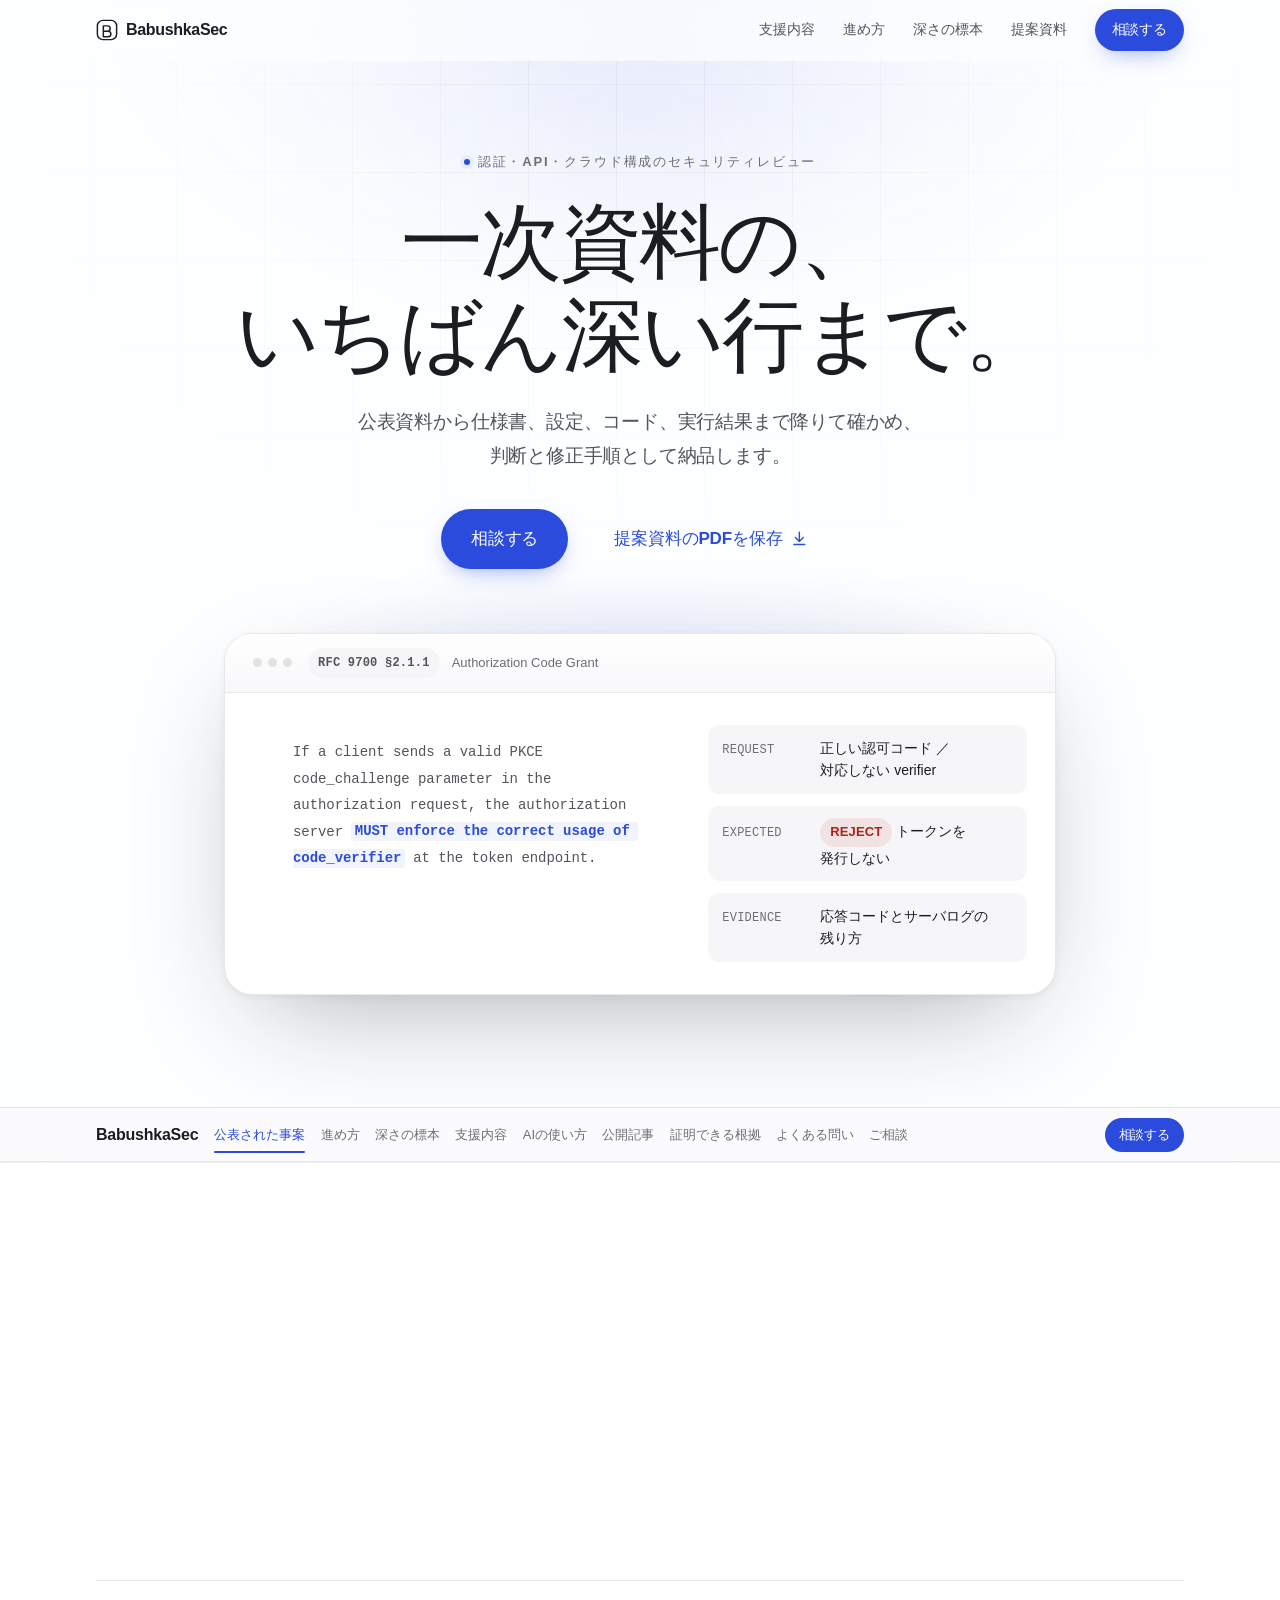
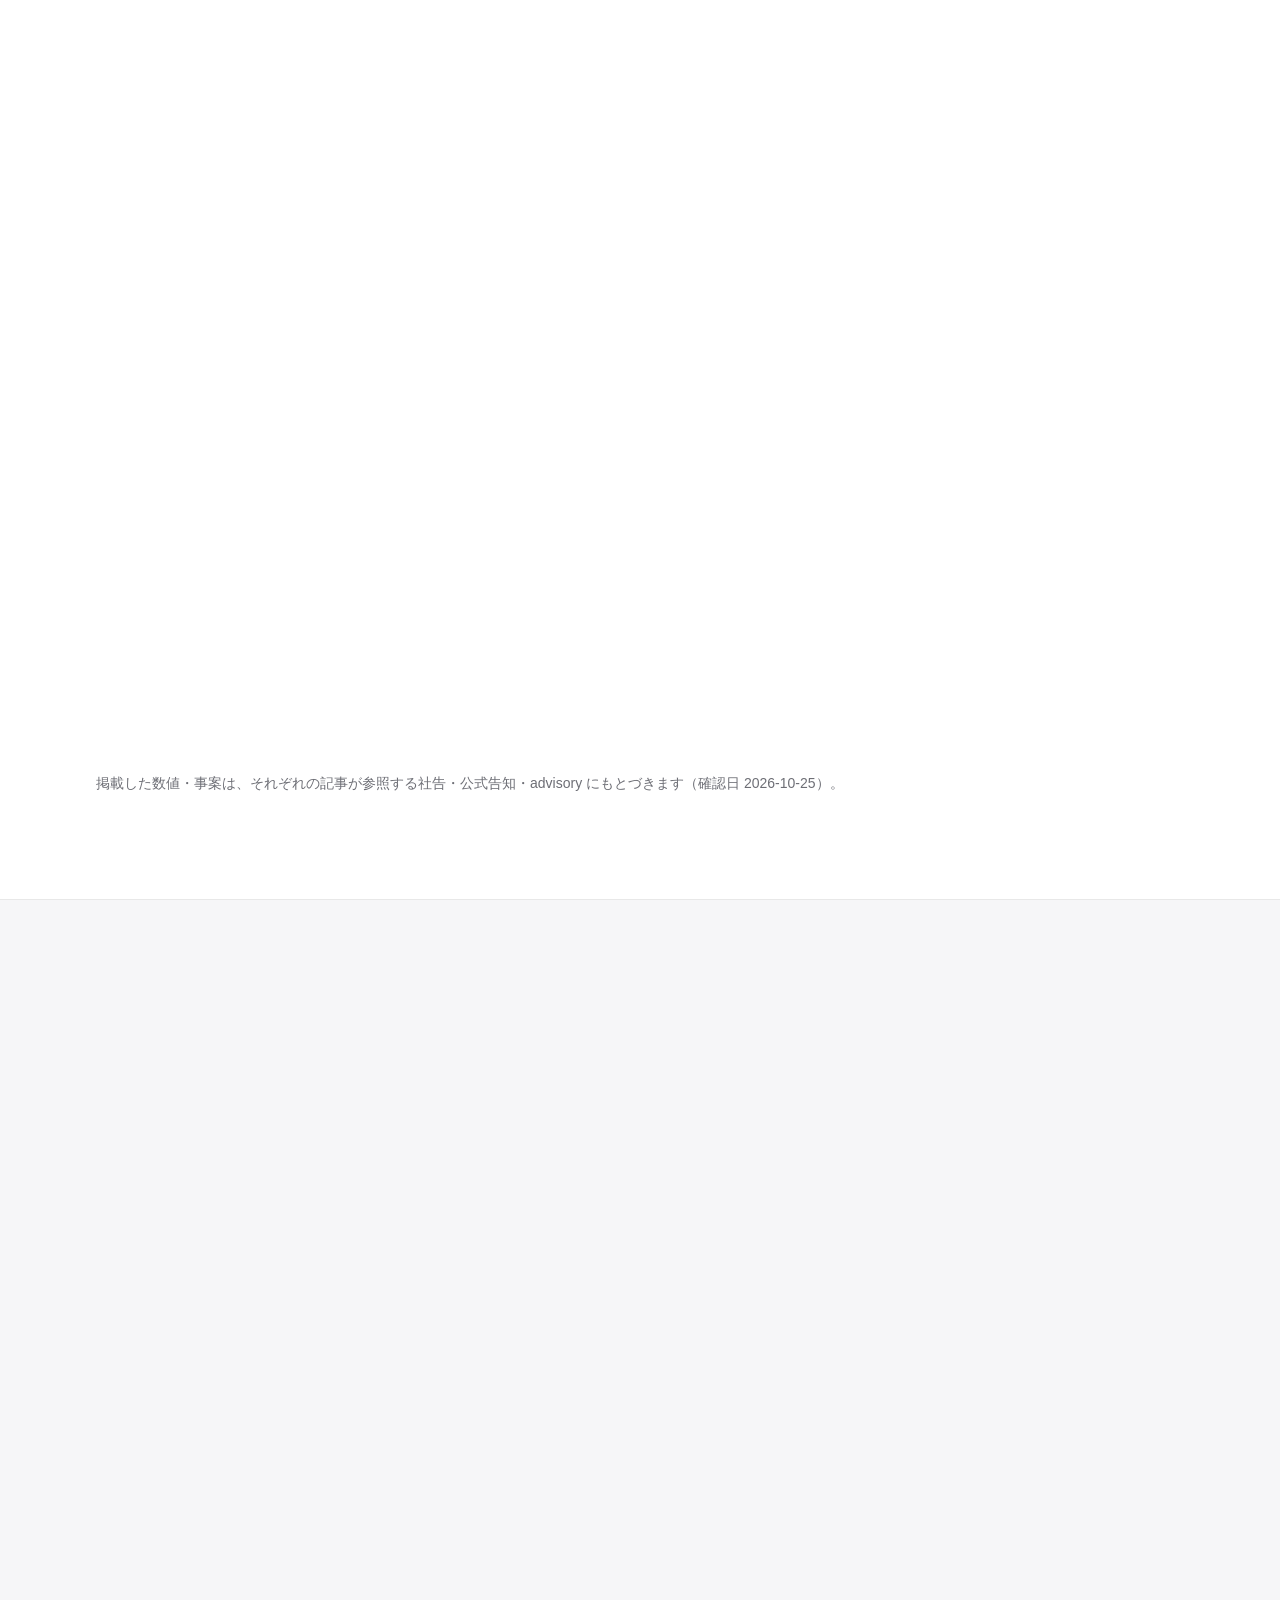
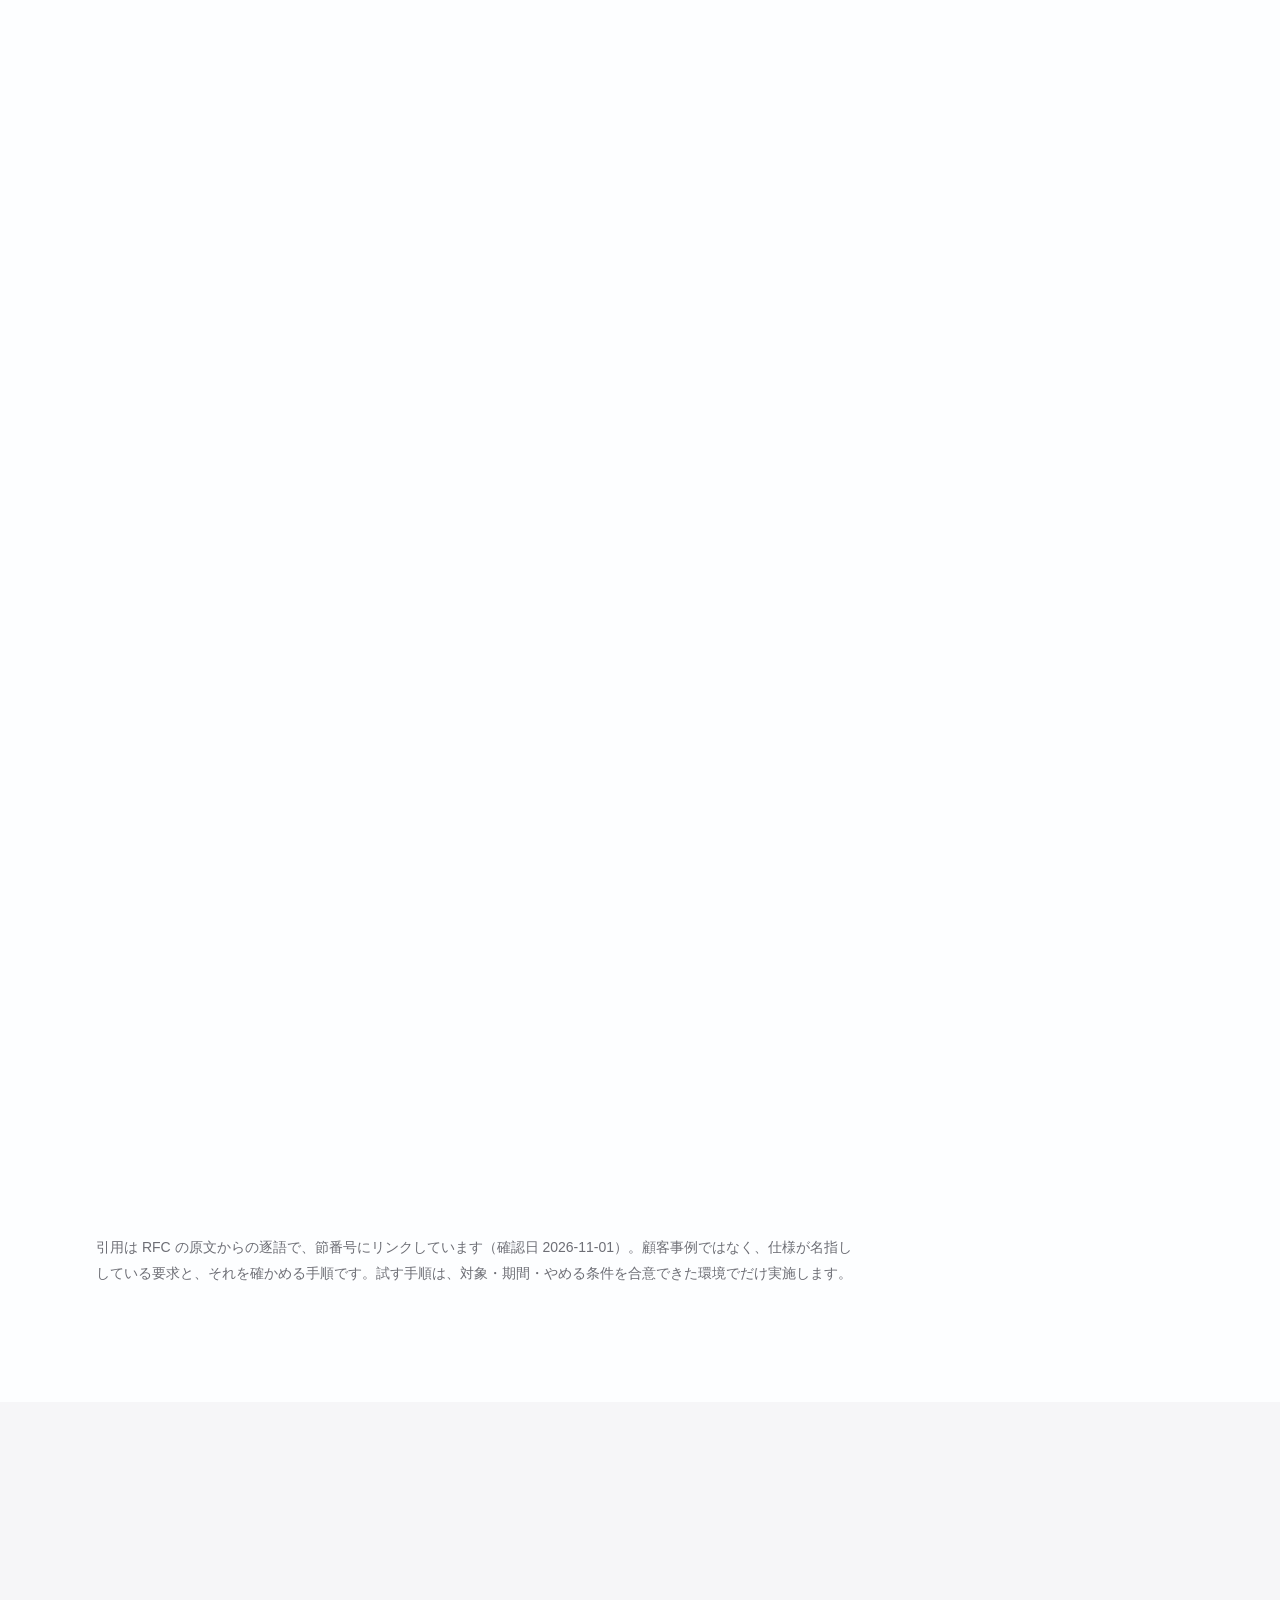
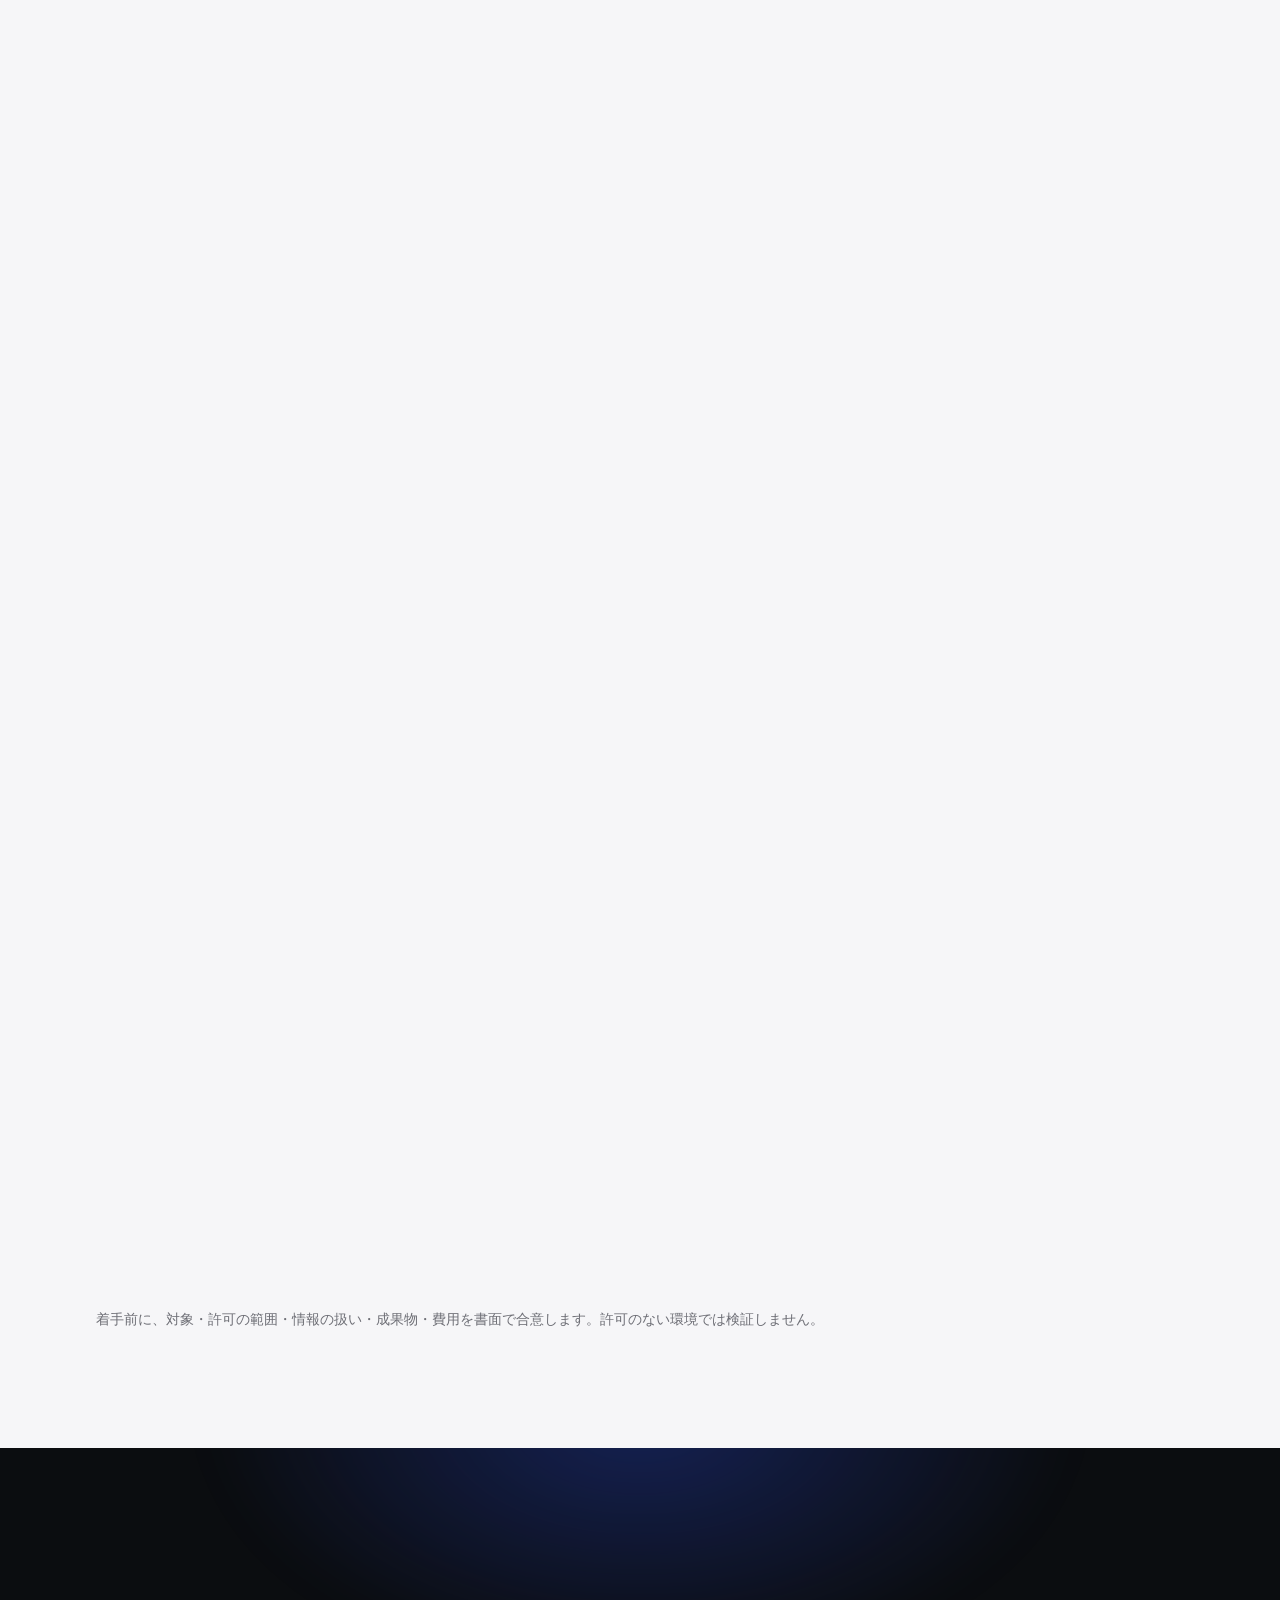
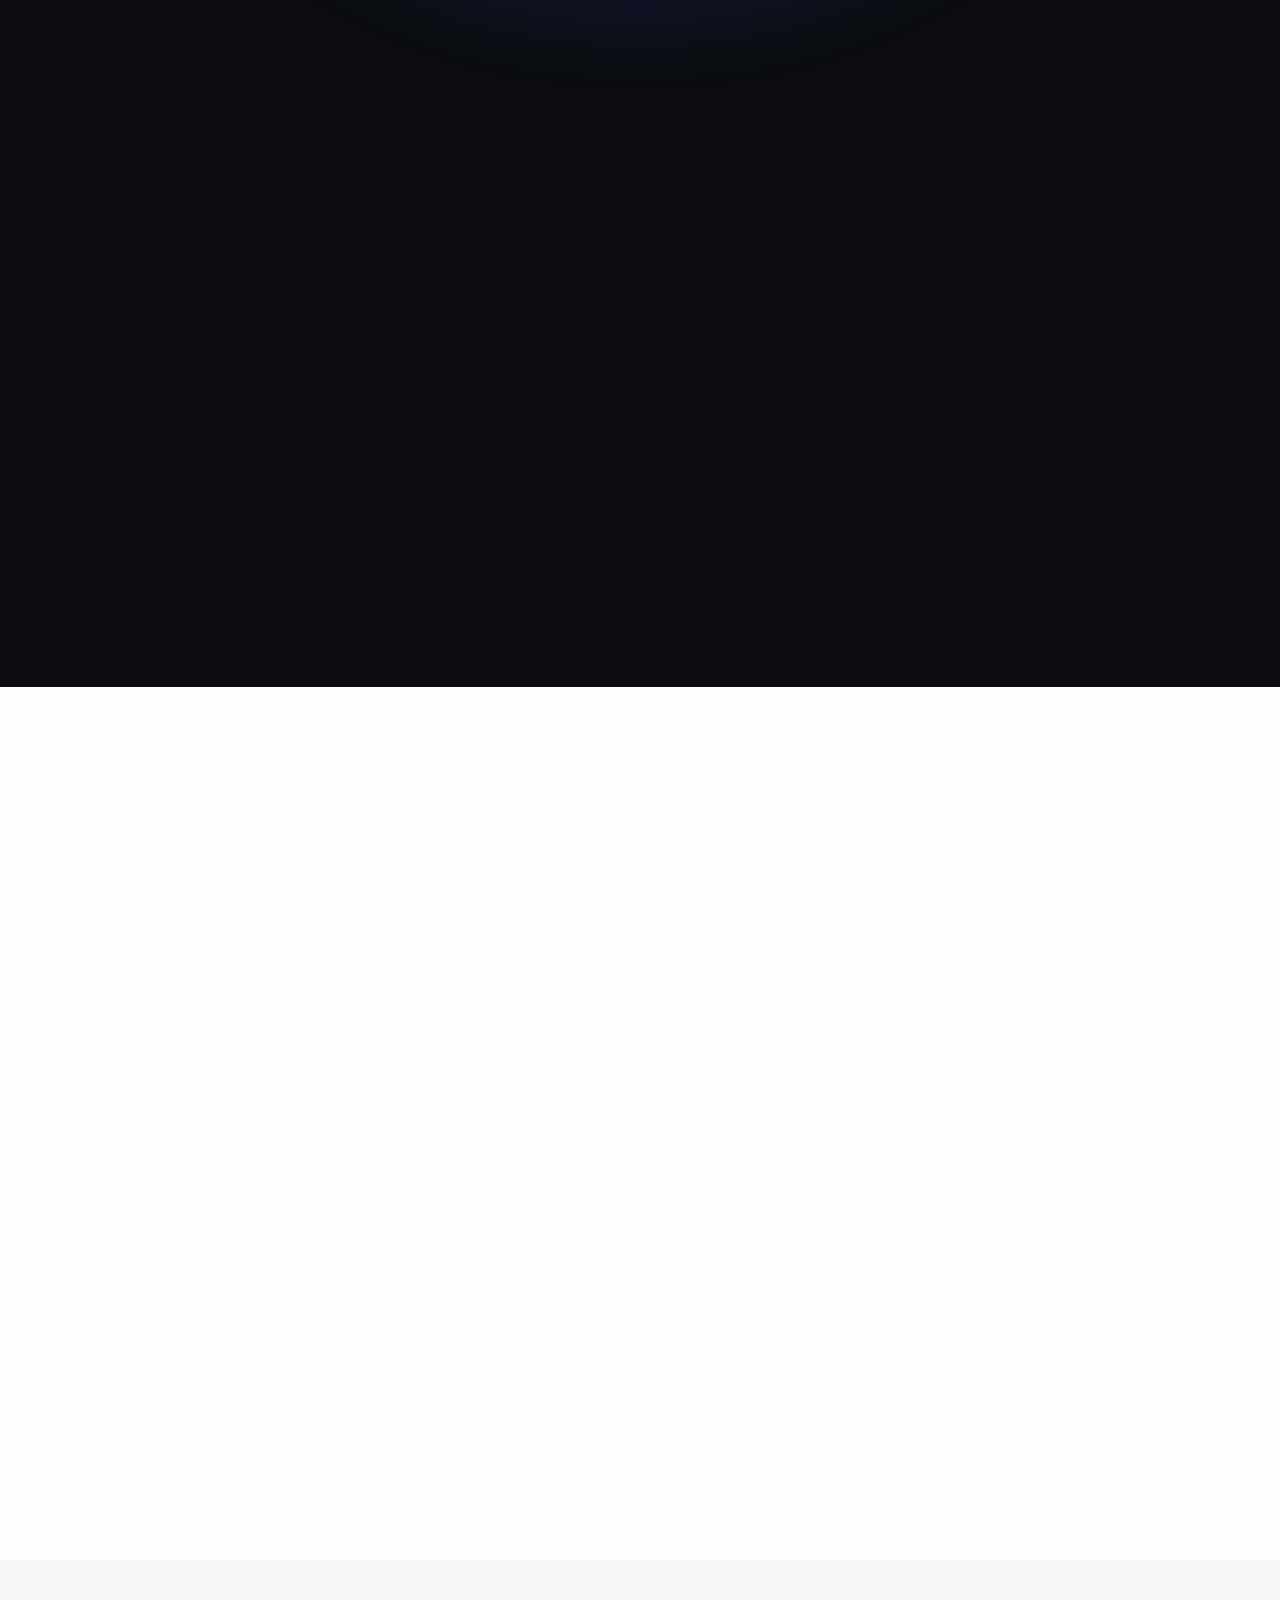
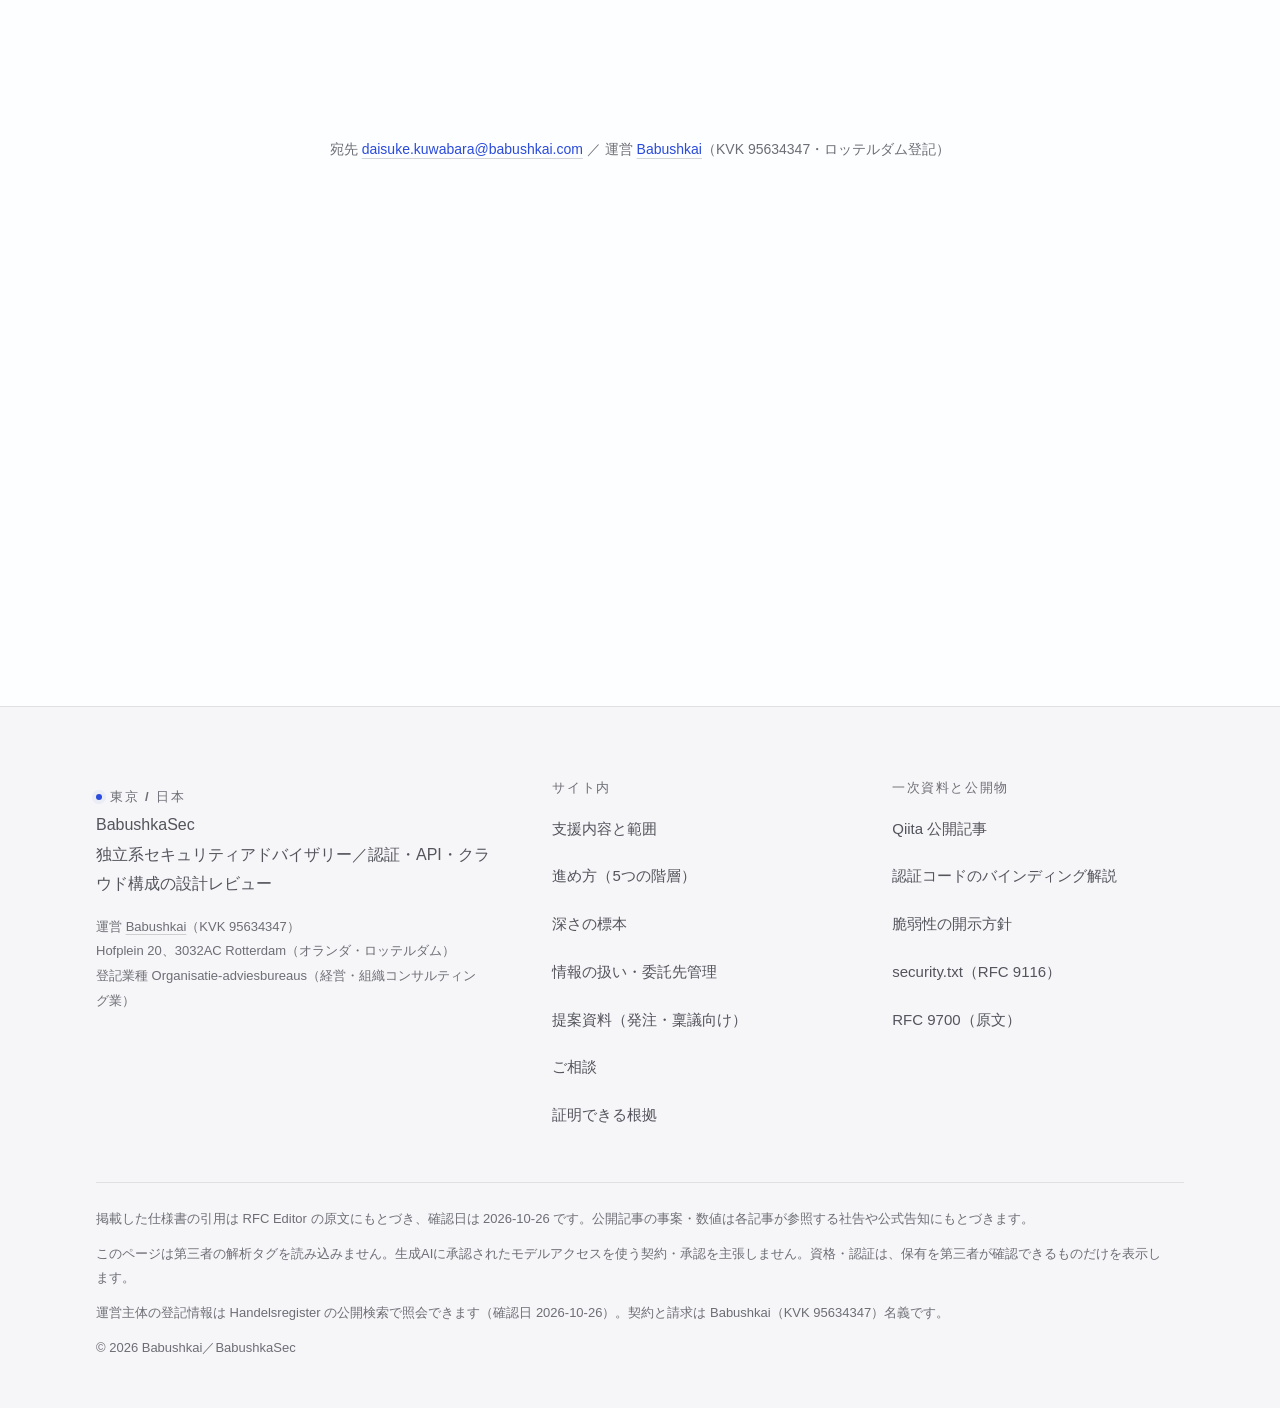
<file: index.html>
<!DOCTYPE html><html lang="ja"><head><meta charset="UTF-8"><meta name="viewport" content="width=device-width, initial-scale=1"><meta http-equiv="Content-Security-Policy" content="default-src 'self'; script-src 'self'; style-src 'self'; img-src 'self' data:; font-src 'self'; connect-src 'self'; object-src 'none'; base-uri 'self'; form-action 'none'"><meta name="referrer" content="strict-origin-when-cross-origin"><meta name="view-transition" content="same-origin"><title>BabushkaSec｜一次資料の、いちばん深い行まで。</title><meta name="description" content="東京の独立系セキュリティアドバイザリー。認証・API・クラウド構成の設計レビューを、公表資料・仕様書・設定・コード・実行結果の5階層に降りて、推測と確認を分けたまま届けます。"><link rel="canonical" href="https://security.babushkai.com/"><link rel="icon" href="/favicon.svg" type="image/svg+xml"><link rel="apple-touch-icon" href="/apple-touch-icon.png"><meta name="robots" content="noindex, nofollow"><meta property="og:type" content="website"><meta property="og:locale" content="ja_JP"><meta property="og:site_name" content="BabushkaSec"><meta property="og:title" content="BabushkaSec｜一次資料の、いちばん深い行まで。"><meta property="og:description" content="東京の独立系セキュリティアドバイザリー。認証・API・クラウド構成の設計レビューを、公表資料・仕様書・設定・コード・実行結果の5階層に降りて、推測と確認を分けたまま届けます。"><meta property="og:url" content="https://security.babushkai.com/"><meta property="og:image" content="https://security.babushkai.com/og/top.png"><meta property="og:image:width" content="1200"><meta property="og:image:height" content="630"><meta property="og:image:alt" content="BabushkaSec｜一次資料の、いちばん深い行まで。"><meta name="twitter:card" content="summary_large_image"><meta name="theme-color" content="#fdfeff"><!-- 構造化データ（JSON-LD は data block なので CSP の実行対象ではない）。値の組み立ては src/data/schema.ts --><script type="application/ld+json">{"@context":"https://schema.org","@graph":[{"@type":"ProfessionalService","@id":"https://security.babushkai.com/#organization","name":"BabushkaSec","legalName":"Babushkai","url":"https://security.babushkai.com/","description":"東京の独立系セキュリティアドバイザリー。認証・API・クラウド構成の設計レビューを、公表資料・仕様書・設定・コード・実行結果の5階層に降りて、推測と確認を分けたまま届けます。","email":"daisuke.kuwabara@babushkai.com","foundingDate":"2024-11","identifier":{"@type":"PropertyValue","propertyID":"オランダ商工会議所（Kamer van Koophandel）の Handelsregister の登記番号","value":"95634347"},"areaServed":{"@type":"Place","name":"東京 / 日本"},"sameAs":["https://qiita.com/emi_ndk"],"availableService":[{"@type":"Service","name":"アーキテクチャレビュー","description":"仕様書の意図と、実装された前提のズレを特定します。 手元に残るもの：判断サマリ（経営層向け・数ページ） / 階層別の論点一覧（根拠のリンク付き） / 優先順位つきの改善案と再検証の条件"},{"@type":"Service","name":"Web・API 実装レビュー","description":"「直せる形」で返すために、コードと挙動まで読みます。 手元に残るもの：論点ごとの根拠（設定値・コード位置・実行結果） / そのまま送れる再現手順と期待応答 / 修正方針と回帰テスト案"},{"@type":"Service","name":"継続アドバイザリー","description":"レビューで終わらせず、設計判断に残ります。 手元に残るもの：判断の根拠が残る合意記録 / 開いたままの論点リスト（次回に続く形で） / 四半期ごとの改善計画の更新"}]},{"@type":"WebSite","@id":"https://security.babushkai.com/#website","url":"https://security.babushkai.com/","name":"BabushkaSec","inLanguage":"ja","publisher":{"@id":"https://security.babushkai.com/#organization"}}]}</script><link rel="stylesheet" href="/_astro/style.CCUI2ik-.css"></head><body><a class="skip-link" href="#main">本文へ移動</a><header class="site-header"><div class="shell header-inner"><a class="brand" href="/" aria-label="BabushkaSec ホーム"><svg viewBox="0 0 24 24" aria-hidden="true" fill="none"><rect x="1.5" y="1.5" width="21" height="21" rx="6" stroke="currentColor" stroke-width="1.6"></rect><path d="M8 7.5h4.6a2.9 2.9 0 0 1 0 5.8H8V7.5Zm0 5.8h5.2a3.05 3.05 0 0 1 0 6.1H8v-6.1Z" stroke="currentColor" stroke-width="1.6" stroke-linejoin="round"></path></svg><span>BabushkaSec</span></a><nav class="primary-nav" aria-label="メインナビゲーション"><div class="nav-links" id="site-nav" popover="auto"><a href="/services/">支援内容</a><a href="/#method">進め方</a><a href="/#depth">深さの標本</a><a href="/proposal/">提案資料</a></div><a class="btn btn-primary header-cta" href="/contact/">相談する</a><button class="menu-btn" type="button" popovertarget="site-nav"><svg viewBox="0 0 24 24" fill="none" aria-hidden="true"><path d="M4 8.5h16M4 15.5h16" stroke="currentColor" stroke-width="1.8" stroke-linecap="round"></path></svg><span class="visually-hidden">メニュー</span></button></nav></div></header><main id="main"><section class="hero shell" aria-labelledby="hero-title"><p class="eyebrow" data-reveal><span class="dot" aria-hidden="true"></span>認証・API・クラウド構成のセキュリティレビュー</p><h1 id="hero-title" data-reveal data-step="1">一次資料の、<br>いちばん深い行まで。</h1><p class="lead" data-reveal data-step="2">公表資料から仕様書、設定、コード、実行結果まで降りて確かめ、<span class="keep">判断と修正手順として納品します。</span></p><div class="hero-actions" data-reveal data-step="3"><a class="btn btn-primary btn-lg" href="/contact/">相談する</a><a class="btn btn-quiet btn-lg" href="/proposal.pdf" download="BabushkaSec_提案資料_v1.0.pdf">提案資料のPDFを保存<svg class="arrow" viewBox="0 0 24 24" fill="none" aria-hidden="true"><path d="M12 4v12m0 0 5-5m-5 5-5-5M5 20h14" stroke="currentColor" stroke-width="1.8" stroke-linecap="round" stroke-linejoin="round"></path></svg></a></div><div class="artifact-wrap"><div class="artifact-glow" aria-hidden="true"></div><figure class="artifact" data-reveal data-step="2"><div class="artifact-bar"><span class="lights" aria-hidden="true"><i></i><i></i><i></i></span><span class="chip chip-mono">RFC 9700 §2.1.1</span><span>Authorization Code Grant</span></div><div class="artifact-body"><blockquote class="spec-quote">If a client sends a valid PKCE code_challenge parameter in the authorization request, the authorization server <mark>MUST enforce the correct usage of code_verifier</mark> at the token endpoint.</blockquote><dl class="test-panel"><div class="test-row"><dt>REQUEST</dt><dd>正しい認可コード ／ 対応しない verifier</dd></div><div class="test-row"><dt>EXPECTED</dt><dd><span class="chip chip-reject">REJECT</span> トークンを発行しない</dd></div><div class="test-row"><dt>EVIDENCE</dt><dd>応答コードとサーバログの残り方</dd></div></dl></div><figcaption class="visually-hidden">RFC 9700 の要求文と、それを検証する負のテストの組み立て例</figcaption></figure></div></section><nav class="rail" aria-label="このページの章"><div class="rail-inner"><a class="rail-title" href="#main">BabushkaSec</a><ol class="rail-links"><li><a href="#signals">公表された事案</a></li><li><a href="#method">進め方</a></li><li><a href="#depth">深さの標本</a></li><li><a href="#services">支援内容</a></li><li><a href="#ai">AIの使い方</a></li><li><a href="#writing">公開記事</a></li><li><a href="#trust">証明できる根拠</a></li><li><a href="#faq">よくある問い</a></li><li><a href="#contact">ご相談</a></li></ol><a class="btn btn-primary rail-cta" href="/contact/">相談する</a></div><span class="rail-progress" aria-hidden="true"></span></nav><section id="signals" class="band section-tight" aria-labelledby="signals-title"><div class="shell"><div class="section-head"><p class="eyebrow" data-reveal><span class="dot" aria-hidden="true"></span>01 / Signals</p><h2 id="signals-title" data-reveal data-step="1">インシデントは、<br>公表された瞬間から入力になる。</h2><p class="lead measure" data-reveal data-step="2">社名や件数を並べることは、目的ではありません。何が壊れて、どの階層で防げたのか。公表された事案を、設計の問いに戻して読んでいます。</p></div><div class="ledger"><a class="ledger-row" href="https://qiita.com/emi_ndk/items/09d1a32bc293584815b5" target="_blank" rel="noopener noreferrer" data-reveal data-step="1"><p class="ledger-date"><time datetime="2026-10-23">2026.10.23</time></p><div class="ledger-main"><h3>焼肉きんぐ・ローソン・カプコン。相次ぐ漏えいを社名一覧で読む</h3><p>各社の公表資料をもとに、登録数に対する割合と利用者側の行動まで整理。</p></div><p class="ledger-metric">約1,079万件<br><span class="chip">個人情報漏えい</span></p><svg class="ledger-arrow" viewBox="0 0 24 24" fill="none" aria-hidden="true"><path d="M5 12h14m-6-7 7 7-7 7" stroke="currentColor" stroke-width="1.8" stroke-linecap="round" stroke-linejoin="round"></path></svg></a><a class="ledger-row" href="https://qiita.com/emi_ndk/items/503d8fc11a63f2c9453d" target="_blank" rel="noopener noreferrer" data-reveal data-step="2"><p class="ledger-date"><time datetime="2026-10-22">2026.10.22</time></p><div class="ledger-main"><h3>PHP本体に認証不要RCE「PHP2Shell」</h3><p>アプリを更新しても残る、ランタイム側の話。対象バージョンの読み方を解説。</p></div><p class="ledger-metric">CVSS v4.0 9系<br><span class="chip">RCE</span></p><svg class="ledger-arrow" viewBox="0 0 24 24" fill="none" aria-hidden="true"><path d="M5 12h14m-6-7 7 7-7 7" stroke="currentColor" stroke-width="1.8" stroke-linecap="round" stroke-linejoin="round"></path></svg></a><a class="ledger-row" href="https://qiita.com/emi_ndk/items/0aac69d8a962d2413d9d" target="_blank" rel="noopener noreferrer" data-reveal data-step="3"><p class="ledger-date"><time datetime="2026-05-24">2026.05.24</time></p><div class="ledger-main"><h3>公開されているAIサービスを100万台スキャンした結果</h3><p>自分たちの運用が、外からどう見えているか。推測ではなく計測で示す。</p></div><p class="ledger-metric">100万台<br><span class="chip">インターネット調査</span></p><svg class="ledger-arrow" viewBox="0 0 24 24" fill="none" aria-hidden="true"><path d="M5 12h14m-6-7 7 7-7 7" stroke="currentColor" stroke-width="1.8" stroke-linecap="round" stroke-linejoin="round"></path></svg></a><a class="ledger-row" href="https://qiita.com/emi_ndk/items/8e6607a09cb8ff86c298" target="_blank" rel="noopener noreferrer" data-reveal data-step="4"><p class="ledger-date"><time datetime="2026-05-03">2026.05.03</time></p><div class="ledger-main"><h3>Cursor に「git clone」するだけで端末が乗っ取られる脆弱性</h3><p>信頼の境界が「リポジトリ」にずれていた話。IDE時代の脅威モデル。</p></div><p class="ledger-metric">CVSS 9.9<br><span class="chip">開発ツール</span></p><svg class="ledger-arrow" viewBox="0 0 24 24" fill="none" aria-hidden="true"><path d="M5 12h14m-6-7 7 7-7 7" stroke="currentColor" stroke-width="1.8" stroke-linecap="round" stroke-linejoin="round"></path></svg></a><a class="ledger-row" href="https://qiita.com/emi_ndk/items/2332ff5c93e63ab736ad" target="_blank" rel="noopener noreferrer" data-reveal data-step="4"><p class="ledger-date"><time datetime="2026-03-25">2026.03.25</time></p><div class="ledger-main"><h3>LiteLLM が乗っ取られ、インストールだけで認証情報が抜かれた</h3><p>依存関係の1つが、会社の境界になる。公開パッケージの点検手順へ落とす。</p></div><p class="ledger-metric">月間9,500万DL<br><span class="chip">サプライチェーン</span></p><svg class="ledger-arrow" viewBox="0 0 24 24" fill="none" aria-hidden="true"><path d="M5 12h14m-6-7 7 7-7 7" stroke="currentColor" stroke-width="1.8" stroke-linecap="round" stroke-linejoin="round"></path></svg></a><a class="ledger-row" href="https://qiita.com/emi_ndk/items/bf3b5f0f3eef99a4d124" target="_blank" rel="noopener noreferrer" data-reveal data-step="4"><p class="ledger-date"><time datetime="2026-02-15">2026.02.15</time></p><div class="ledger-main"><h3>AIエージェント配布物の実態と、史上最悪級のサプライチェーン攻撃</h3><p>「動くものを入れる」こと自体がリスクになる時代の受け入れ基準。</p></div><p class="ledger-metric">12%がマルウェア<br><span class="chip">サプライチェーン</span></p><svg class="ledger-arrow" viewBox="0 0 24 24" fill="none" aria-hidden="true"><path d="M5 12h14m-6-7 7 7-7 7" stroke="currentColor" stroke-width="1.8" stroke-linecap="round" stroke-linejoin="round"></path></svg></a></div><p class="footnote">掲載した数値・事案は、それぞれの記事が参照する社告・公式告知・advisory にもとづきます（確認日 2026-10-25）。</p></div></section><section id="method" class="section section-soft" aria-labelledby="method-title"><div class="shell"><div class="section-head"><p class="eyebrow" data-reveal><span class="dot" aria-hidden="true"></span>02 / Method</p><h2 id="method-title" data-reveal data-step="1">5つの階層を、<br>順番に降りていく。</h2><p class="lead measure" data-reveal data-step="2">「レビュー」の実力は、どこで止まるかで決まります。私たちは上から順に降りていき、各層で得られたものだけを材料にします。</p></div><div class="deck"><article class="layer-card" data-reveal><div><p class="layer-index">01 / 05</p><h3>公表資料</h3><p class="layer-en">Primary notice</p></div><div><p>社告・再発防止策・監督官庁の資料。何が「公表された事実」で、何が報道ベースかを最初に切り分けます。</p><p>ここが曖昧な指摘は、経営層への説明で必ず崩れます。</p></div></article><article class="layer-card" data-reveal><div><p class="layer-index">02 / 05</p><h3>仕様書・BCP</h3><p class="layer-en">RFC / BCP</p></div><div><p>RFC と Security Best Current Practice を原文で読み、MUST の範囲と、仕様が沈黙している箇所を分けます。</p><p>「推奨」を「必須」として渡さないことが、実装チームの信頼につながります。</p></div></article><article class="layer-card" data-reveal><div><p class="layer-index">03 / 05</p><h3>設定</h3><p class="layer-en">Configuration</p></div><div><p>ライブラリの既定値、プロキシ、CORS、Cookie、トークン有効期間。仕様が及ばない判断は設定に宿ります。</p><p>同じコードでも、設定だけで防御が反転する箇所を特定します。</p></div></article><article class="layer-card" data-reveal><div><p class="layer-index">04 / 05</p><h3>コード</h3><p class="layer-en">Implementation</p></div><div><p>検証の分岐が本当に効いているか。ミドルウェアの順序と、例外経路でのバイパスまで確認します。</p><p>「入っている」ことと「効いている」ことは、別の話です。</p></div></article><article class="layer-card" data-reveal><div><p class="layer-index">05 / 05</p><h3>実行結果</h3><p class="layer-en">Observed behaviour</p></div><div><p>拒否されるはずの要求を、実際に送って確かめます。期待した応答とログの残りが証拠になります。</p><p>許可された環境で、合意した期間だけ。ここを超えないことが前提です。</p></div></article></div></div></section><section id="depth" class="section" aria-labelledby="depth-title"><div class="shell"><div class="section-head"><p class="eyebrow" data-reveal><span class="dot" aria-hidden="true"></span>03 / Depth</p><h2 id="depth-title" data-reveal data-step="1">仕様の一行を、<br>検証できる問いに変える。</h2><p class="lead measure" data-reveal data-step="2">レビューの一場面を、そのまま6つ置いています。原文の要求・どこを見るか・何を送るか・何が起きるべきか。この順で読める形で渡します。</p></div><div data-reveal data-step="3"><details class="fold" open><summary><span class="chip chip-mono">OAuth 2.0</span><span class="fold-question">認可コードは、認可を始めた要求と結び付いていますか。</span><svg class="chevron" viewBox="0 0 24 24" fill="none" aria-hidden="true"><path d="m6 9 6 6 6-6" stroke="currentColor" stroke-width="1.8" stroke-linecap="round"></path></svg></summary><div class="fold-body"><blockquote class="fold-quote"><p class="spec-quote">If a client sends a valid PKCE code_challenge parameter in the authorization request, the authorization server MUST enforce the correct usage of code_verifier at the token endpoint.</p><p class="fold-translation">認可要求で有効な code_challenge を受け取った場合、認可サーバはトークンエンドポイントで code_verifier の正しい利用を強制しなければならない。</p><cite class="fold-cite"><a href="https://www.rfc-editor.org/rfc/rfc9700.html#section-2.1.1" target="_blank" rel="noopener noreferrer">RFC 9700 §2.1.1 — Authorization Code Grant<svg class="arrow" viewBox="0 0 24 24" fill="none" aria-hidden="true"><path d="M5 12h14m-6-7 7 7-7 7" stroke="currentColor" stroke-width="1.8" stroke-linecap="round" stroke-linejoin="round"></path></svg></a></cite></blockquote><div class="fold-grid"><div class="fold-cell"><h3>どこを見る</h3><p>認可要求で code_challenge を記録し、トークン交換時に照合している箇所。S256 以外の challenge_method を受け付けていないかも同時に確認します。</p></div><div class="fold-cell"><h3>何を送る</h3><p>正しい認可コードに対して、対応しない code_verifier を送る。</p></div><div class="fold-cell"><h3>何が起きるべきか</h3><p>トークンを発行せず拒否する。ログには利用可能な範囲で拒否理由が残る。</p></div></div><p class="fold-note">「PKCE を有効にした」だけでは結論になりません。検証が効いているかを、下向き攻撃（challenge なしの要求で verifier だけ送る）のケースまで含めて確かめます。<a class="btn btn-quiet" href="/notes/oauth-authorization-code/">この1件を、最後まで掘った解説を読む<svg class="arrow" viewBox="0 0 24 24" fill="none" aria-hidden="true"><path d="M5 12h14m-6-7 7 7-7 7" stroke="currentColor" stroke-width="1.8" stroke-linecap="round" stroke-linejoin="round"></path></svg></a></p></div></details><details class="fold"><summary><span class="chip chip-mono">OAuth 2.0</span><span class="fold-question">リダイレクトURIは、事前登録値と完全一致で比較されていますか。</span><svg class="chevron" viewBox="0 0 24 24" fill="none" aria-hidden="true"><path d="m6 9 6 6 6-6" stroke="currentColor" stroke-width="1.8" stroke-linecap="round"></path></svg></summary><div class="fold-body"><blockquote class="fold-quote"><p class="spec-quote">When comparing client redirection URIs against pre-registered URIs, authorization servers MUST utilize exact string matching except for port numbers in localhost redirection URIs of native apps.</p><p class="fold-translation">クライアントのリダイレクトURIを事前登録済みのURIと比較するとき、ネイティブアプリの localhost リダイレクトURIのポート番号を除き、認可サーバは完全一致による照合を用いなければならない。</p><cite class="fold-cite"><a href="https://www.rfc-editor.org/rfc/rfc9700.html#section-2.1" target="_blank" rel="noopener noreferrer">RFC 9700 §2.1 — Protecting Redirect-Based Flows<svg class="arrow" viewBox="0 0 24 24" fill="none" aria-hidden="true"><path d="M5 12h14m-6-7 7 7-7 7" stroke="currentColor" stroke-width="1.8" stroke-linecap="round" stroke-linejoin="round"></path></svg></a></cite></blockquote><div class="fold-grid"><div class="fold-cell"><h3>どこを見る</h3><p>部分一致・プレフィックス一致・ワイルドカードを許している登録運用。開かれたリダイレクタがクライアント側に残っていないかも見ます。</p></div><div class="fold-cell"><h3>何を送る</h3><p>登録済みのパスの前置部分に一致する、別の経路やサブドメインへ向かうURIを認可要求に使う。</p></div><div class="fold-cell"><h3>何が起きるべきか</h3><p>認可画面を進めず、redirect_uri は無効として拒否する。</p></div></div><p class="fold-note">「自社ドメインなら許す」という運用は、ここで壊れます。仕様は例外を1つしか挙げていない、という話を根拠にできます。</p></div></details><details class="fold"><summary><span class="chip chip-mono">OAuth 2.0</span><span class="fold-question">リフレッシュトークンを更新したあとも、古いほうが使えたままになっていませんか。</span><svg class="chevron" viewBox="0 0 24 24" fill="none" aria-hidden="true"><path d="m6 9 6 6 6-6" stroke="currentColor" stroke-width="1.8" stroke-linecap="round"></path></svg></summary><div class="fold-body"><blockquote class="fold-quote"><p class="spec-quote">Refresh tokens for public clients MUST be sender-constrained or use refresh token rotation as described in Section 4.14.</p><p class="fold-translation">public client のリフレッシュトークンは、送信者に紐付けるか、4.14 節に述べるローテーションを使わなければならない。</p><cite class="fold-cite"><a href="https://www.rfc-editor.org/rfc/rfc9700.html#section-2.2.2" target="_blank" rel="noopener noreferrer">RFC 9700 §2.2.2 — Refresh Tokens<svg class="arrow" viewBox="0 0 24 24" fill="none" aria-hidden="true"><path d="M5 12h14m-6-7 7 7-7 7" stroke="currentColor" stroke-width="1.8" stroke-linecap="round" stroke-linejoin="round"></path></svg></a></cite></blockquote><div class="fold-grid"><div class="fold-cell"><h3>どこを見る</h3><p>リフレッシュ応答で返した新しい値だけを受理しているか。旧値の受理を取り消す処理があるか。保存先（ブラウザ側ストレージ）はどこか。</p></div><div class="fold-cell"><h3>何を送る</h3><p>リフレッシュの前後で得た2本のトークンを、それぞれ使ってアクセストークンを取りに行く。</p></div><div class="fold-cell"><h3>何が起きるべきか</h3><p>古いほうは拒否する。再利用を検知したら、その系統のトークンをまとめて失効させる。</p></div></div><p class="fold-note">SPA やネイティブアプリ（client secret を持てない側）で、更新しても古いリフレッシュトークンが生きたままだと、端末かブラウザを盗まれた時点で有効期限の切れない鍵になります。仕様が認めるのは、送信者への紐付けかローテーションの二択です。</p></div></details><details class="fold"><summary><span class="chip chip-mono">OAuth 2.0</span><span class="fold-question">認可の直後のページが、外部のリソースを読みに行っていませんか。</span><svg class="chevron" viewBox="0 0 24 24" fill="none" aria-hidden="true"><path d="m6 9 6 6 6-6" stroke="currentColor" stroke-width="1.8" stroke-linecap="round"></path></svg></summary><div class="fold-body"><blockquote class="fold-quote"><p class="spec-quote">The page rendered as a result of the OAuth authorization response and the authorization endpoint SHOULD NOT include third-party resources or links to external sites.</p><p class="fold-translation">認可の応答の結果として描画されるページと認可エンドポイントは、第三者のリソースや外部サイトへのリンクを含めるべきではない。</p><cite class="fold-cite"><a href="https://www.rfc-editor.org/rfc/rfc9700.html#section-4.2.4" target="_blank" rel="noopener noreferrer">RFC 9700 §4.2.4 — Countermeasures<svg class="arrow" viewBox="0 0 24 24" fill="none" aria-hidden="true"><path d="M5 12h14m-6-7 7 7-7 7" stroke="currentColor" stroke-width="1.8" stroke-linecap="round" stroke-linejoin="round"></path></svg></a></cite></blockquote><div class="fold-grid"><div class="fold-cell"><h3>どこを見る</h3><p>認可応答の応答ヘッダー。そのページが読む外部ドメイン。コードをクエリで受けたあとの画面遷移（書き換え前に残る URL）。</p></div><div class="fold-cell"><h3>何を送る</h3><p>認可応答の Referrer-Policy を読み、そのページが発火させる外部要求を実際に数える（許可された環境で）。</p></div><div class="fold-cell"><h3>何が起きるべきか</h3><p>no-referrer か same-origin が効いていて、認可の直後の応答に外部読み込みが残らない。</p></div></div><p class="fold-note">コールバック後に解析タグ・CDN・favicon を読むと、その要求の Referer に認可コードを載せた URL が乗ります。Referrer-Policy を置いていない応答は、ここで素で漏れます。</p></div></details><details class="fold"><summary><span class="chip chip-mono">JWT</span><span class="fold-question">署名が正しい別用途のトークンを、受け入れていませんか。</span><svg class="chevron" viewBox="0 0 24 24" fill="none" aria-hidden="true"><path d="m6 9 6 6 6-6" stroke="currentColor" stroke-width="1.8" stroke-linecap="round"></path></svg></summary><div class="fold-body"><blockquote class="fold-quote"><p class="spec-quote">the relying party or application MUST validate the audience value, and if the audience value is not present or not associated with the recipient, it MUST reject the JWT.</p><p class="fold-translation">信頼する側（リライングパーティ）またはアプリケーションは aud の値を検証しなければならず、aud が存在しない場合や受け手と関連付けられない場合は、その JWT を拒否しなければならない。</p><cite class="fold-cite"><a href="https://www.rfc-editor.org/rfc/rfc8725.html#section-3.9" target="_blank" rel="noopener noreferrer">RFC 8725 §3.9 — Use and Validate Audience<svg class="arrow" viewBox="0 0 24 24" fill="none" aria-hidden="true"><path d="M5 12h14m-6-7 7 7-7 7" stroke="currentColor" stroke-width="1.8" stroke-linecap="round" stroke-linejoin="round"></path></svg></a></cite></blockquote><div class="fold-grid"><div class="fold-cell"><h3>どこを見る</h3><p>署名検証と iss チェックの後に、aud をこの API の値と照合しているか。内部API間でトークンが流れ込んでいないかをあわせて確認します。</p></div><div class="fold-cell"><h3>何を送る</h3><p>署名も issuer も正しいが、別のサービス向けに発行されたトークンを送る。</p></div><div class="fold-cell"><h3>何が起きるべきか</h3><p>認証情報として受け入れず、保護対象へのアクセスを拒否する。</p></div></div><p class="fold-note">「署名が通った」は検証の途中経過でしかありません。用途の境界まで確かめて初めて合格と呼べます。</p></div></details><details class="fold"><summary><span class="chip chip-mono">HTTP</span><span class="fold-question">タイムアウト後の再送で、注文は二重になりませんか。</span><svg class="chevron" viewBox="0 0 24 24" fill="none" aria-hidden="true"><path d="m6 9 6 6 6-6" stroke="currentColor" stroke-width="1.8" stroke-linecap="round"></path></svg></summary><div class="fold-body"><blockquote class="fold-quote"><p class="spec-quote">Of the request methods defined by this specification, PUT, DELETE, and safe request methods are idempotent.</p><p class="fold-translation">この仕様が定義する要求メソッドのうち、冪等なのは PUT、DELETE、および安全な要求メソッドである。</p><cite class="fold-cite"><a href="https://www.rfc-editor.org/rfc/rfc9110.html#section-9.2.2" target="_blank" rel="noopener noreferrer">RFC 9110 §9.2.2 — Idempotent Methods<svg class="arrow" viewBox="0 0 24 24" fill="none" aria-hidden="true"><path d="M5 12h14m-6-7 7 7-7 7" stroke="currentColor" stroke-width="1.8" stroke-linecap="round" stroke-linejoin="round"></path></svg></a></cite></blockquote><div class="fold-grid"><div class="fold-cell"><h3>どこを見る</h3><p>POST の再送が起きたときに業務処理を一度に束縛する識別子と、その一意性・有効期間・同時実行の扱い。</p></div><div class="fold-cell"><h3>何を送る</h3><p>応答を読む前に同じ業務要求を再送する。同時に2本流すケースも入れる。</p></div><div class="fold-cell"><h3>何が起きるべきか</h3><p>合意した業務仕様に従い、同じ注文を二重に作成しない。</p></div></div><p class="fold-note">注意すべきは逆方向です。HTTP は冪等の作り方を規定しないので、キー方式の選択は事業設計の話になります。ここを仕様側のせいにして放置している実装をよく見ます。</p></div></details></div><p class="footnote">引用は RFC の原文からの逐語で、節番号にリンクしています（確認日 2026-11-01）。顧客事例ではなく、仕様が名指ししている要求と、それを確かめる手順です。試す手順は、対象・期間・やめる条件を合意できた環境でだけ実施します。</p></div></section><section id="services" class="section section-soft" aria-labelledby="services-title"><div class="shell"><div class="section-head"><p class="eyebrow" data-reveal><span class="dot" aria-hidden="true"></span>04 / Services</p><h2 id="services-title" data-reveal data-step="1">指摘ではなく、<br>判断と手順を納品する。</h2><p class="lead measure" data-reveal data-step="2">経営層が意思決定できる要約と、実装チームがそのまま動ける手順を、同じ成果物の中に分けて書きます。</p></div><div class="grid-cards" data-reveal data-step="3"><a class="card card-pad service" href="/services/#design-review"><p class="service-no">01 / 提案資料の Offer A</p><h3>アーキテクチャレビュー</h3><p>仕様書の意図と、実装された前提のズレを特定します。</p><ul><li>OAuth / OIDC のフローとトークン設計</li><li>テナント・組織境界と権限モデル</li><li>信頼境界とデータフローの脅威モデリング</li></ul><dl class="service-spec"><div><dt>手元に残るもの</dt><dd><ul class="service-artifacts"><li>判断サマリ（経営層向け・数ページ）</li><li>階層別の論点一覧（根拠のリンク付き）</li><li>優先順位つきの改善案と再検証の条件</li></ul></dd></div><div><dt>誰が読むか</dt><dd>経営層と設計者</dd></div></dl><p class="service-output"><b>報告書の構成</b>リスクの整理 / 設計上の論点 / 優先順位つきの改善案</p><p class="service-output"><b>目安</b>10–20人日（目安）・4–6週間</p><span class="row-link">範囲と含まないものを仕様で見る<svg class="arrow" viewBox="0 0 24 24" fill="none" aria-hidden="true"><path d="M5 12h14m-6-7 7 7-7 7" stroke="currentColor" stroke-width="1.8" stroke-linecap="round" stroke-linejoin="round"></path></svg></span></a><a class="card card-pad service" href="/services/#implementation-review"><p class="service-no">02 / 提案資料の Offer B</p><h3>Web・API 実装レビュー</h3><p>「直せる形」で返すために、コードと挙動まで読みます。</p><ul><li>合意した範囲のコード・設定・ログの読解</li><li>拒否すべき条件（負のケース）の具体化</li><li>修正後に何を再検証するかまで明記</li></ul><dl class="service-spec"><div><dt>手元に残るもの</dt><dd><ul class="service-artifacts"><li>論点ごとの根拠（設定値・コード位置・実行結果）</li><li>そのまま送れる再現手順と期待応答</li><li>修正方針と回帰テスト案</li></ul></dd></div><div><dt>誰が読むか</dt><dd>実装チームが主、経営層は要約だけ</dd></div></dl><p class="service-output"><b>報告書の構成</b>根拠 / 確認手順 / 修正方針 / 回帰テスト案</p><p class="service-output"><b>目安</b>5–15人日（目安）・2–4週間</p><span class="row-link">範囲と含まないものを仕様で見る<svg class="arrow" viewBox="0 0 24 24" fill="none" aria-hidden="true"><path d="M5 12h14m-6-7 7 7-7 7" stroke="currentColor" stroke-width="1.8" stroke-linecap="round" stroke-linejoin="round"></path></svg></span></a><a class="card card-pad service" href="/services/#advisory"><p class="service-no">03 / 提案資料の Offer C</p><h3>継続アドバイザリー</h3><p>レビューで終わらせず、設計判断に残ります。</p><ul><li>設計・リリース前のセカンドオピニオン</li><li>指摘の選別と優先順位づけの支援</li><li>インシデント時の影響範囲切り分け相談</li></ul><dl class="service-spec"><div><dt>手元に残るもの</dt><dd><ul class="service-artifacts"><li>判断の根拠が残る合意記録</li><li>開いたままの論点リスト（次回に続く形で）</li><li>四半期ごとの改善計画の更新</li></ul></dd></div><div><dt>誰が読むか</dt><dd>設計に常に関わる人</dd></div></dl><p class="service-output"><b>報告書の構成</b>合意記録 / 判断の根拠 / 改善計画の更新</p><p class="service-output"><b>目安</b>月8–16時間（目安）・3か月単位</p><span class="row-link">範囲と含まないものを仕様で見る<svg class="arrow" viewBox="0 0 24 24" fill="none" aria-hidden="true"><path d="M5 12h14m-6-7 7 7-7 7" stroke="currentColor" stroke-width="1.8" stroke-linecap="round" stroke-linejoin="round"></path></svg></span></a></div><div class="card card-pad offer-attach" data-reveal data-step="4"><div><h3 class="offer-attach-title">稟議にそのまま貼れる提案資料（PDF・13ページ）</h3><p class="offer-attach-note">範囲・工数・期間の目安、お客様側の負担、情報の扱い、証明できる根拠、そしてお引き受けしない仕事までをまとめました。回覧にも添付にもそのまま使えます。</p></div><div class="offer-attach-actions"><a class="btn btn-primary" href="/proposal.pdf" download="BabushkaSec_提案資料_v1.0.pdf">PDF をダウンロード</a><a class="btn btn-quiet" href="/proposal/">テキスト版を読む<svg class="arrow" viewBox="0 0 24 24" fill="none" aria-hidden="true"><path d="M5 12h14m-6-7 7 7-7 7" stroke="currentColor" stroke-width="1.8" stroke-linecap="round" stroke-linejoin="round"></path></svg></a></div></div><p class="footnote">着手前に、対象・許可の範囲・情報の扱い・成果物・費用を書面で合意します。許可のない環境では検証しません。</p></div></section><section id="ai" class="section night" aria-labelledby="ai-title"><div class="shell"><div class="section-head"><p class="eyebrow" data-reveal><span class="dot" aria-hidden="true"></span>05 / AI</p><h2 id="ai-title" data-reveal data-step="1">AIは、速い。<br>だから証拠にはならない。</h2><p class="lead measure" data-reveal data-step="2">読解と下書きに使い、結論には人の名前を残します。顧客の情報をどこに入れるかは、契約の前に決めるべき項目だと考えています。</p></div><div class="split" data-reveal data-step="3"><div class="night-card"><h3>使う工程</h3><ul class="check-list"><li><svg class="mark-use" viewBox="0 0 24 24" fill="none" aria-hidden="true"><path d="m5 13 4 4L19 7" stroke="currentColor" stroke-width="2" stroke-linecap="round" stroke-linejoin="round"></path></svg>一次資料とRFCの横断的な検索と突合</li><li><svg class="mark-use" viewBox="0 0 24 24" fill="none" aria-hidden="true"><path d="m5 13 4 4L19 7" stroke="currentColor" stroke-width="2" stroke-linecap="round" stroke-linejoin="round"></path></svg>読了に時間のかかるコードの下読み</li><li><svg class="mark-use" viewBox="0 0 24 24" fill="none" aria-hidden="true"><path d="m5 13 4 4L19 7" stroke="currentColor" stroke-width="2" stroke-linecap="round" stroke-linejoin="round"></path></svg>負のケース（拒否条件）のテスト案起草</li><li><svg class="mark-use" viewBox="0 0 24 24" fill="none" aria-hidden="true"><path d="m5 13 4 4L19 7" stroke="currentColor" stroke-width="2" stroke-linecap="round" stroke-linejoin="round"></path></svg>報告書の骨子と用語の統一</li></ul></div><div class="night-card"><h3>やらないこと</h3><ul class="check-list"><li><svg class="mark-guard" viewBox="0 0 24 24" fill="none" aria-hidden="true"><path d="M7 7l10 10M17 7 7 17" stroke="currentColor" stroke-width="2" stroke-linecap="round"></path></svg>結論・重大度の判断・納品物の責任を、AIに任せない</li><li><svg class="mark-guard" viewBox="0 0 24 24" fill="none" aria-hidden="true"><path d="M7 7l10 10M17 7 7 17" stroke="currentColor" stroke-width="2" stroke-linecap="round"></path></svg>顧客の生データ・認証情報・ソースを無断で投入しない</li><li><svg class="mark-guard" viewBox="0 0 24 24" fill="none" aria-hidden="true"><path d="M7 7l10 10M17 7 7 17" stroke="currentColor" stroke-width="2" stroke-linecap="round"></path></svg>生成結果をそのまま指摘として書かない</li><li><svg class="mark-guard" viewBox="0 0 24 24" fill="none" aria-hidden="true"><path d="M7 7l10 10M17 7 7 17" stroke="currentColor" stroke-width="2" stroke-linecap="round"></path></svg>使った道具と制約（モデル・アクセス区分）を、報告書から省かない</li></ul></div></div></div></section><section id="writing" class="section" aria-labelledby="writing-title"><div class="shell"><div class="section-head"><p class="eyebrow" data-reveal><span class="dot" aria-hidden="true"></span>06 / Profile</p><h2 id="writing-title" data-reveal data-step="1">知見は、<br>先に開いておく。</h2></div><div class="about-grid"><div class="person" data-reveal><p class="person-name">Daisuke</p><p class="person-role">独立系セキュリティアドバイザリー。元 Google Cloud Vertex AI エンジニア、Mr MLOps / BabushkaML 創設者。<br>仕様書とコードと実行結果を行き来しながら、日本語で説明できる状態にします。</p><ul class="principles"><li>一次資料に当たる。要約を信じない。</li><li>確認できたことと推測を、書いたまま分ける。</li><li>次の行動が残る形で渡す。</li></ul><a class="btn btn-quiet" href="https://qiita.com/emi_ndk" target="_blank" rel="noopener noreferrer">Qiita で公開記事を読む<svg class="arrow" viewBox="0 0 24 24" fill="none" aria-hidden="true"><path d="M5 12h14m-6-7 7 7-7 7" stroke="currentColor" stroke-width="1.8" stroke-linecap="round" stroke-linejoin="round"></path></svg></a></div><div class="writing" data-reveal data-step="1"><div><h3>AI・エンジニアリング</h3><ul><li><a href="https://qiita.com/emi_ndk/items/9138a0ae483c074f34ad" target="_blank" rel="noopener noreferrer"><time datetime="2026-10-24">2026.10.24</time>AlphaEarth をめぐる3製品の論文を、自分のデータで比べる</a></li><li><a href="https://qiita.com/emi_ndk/items/39f51e80649fda8366e1" target="_blank" rel="noopener noreferrer"><time datetime="2026-10-06">2026.10.06</time>音声AIの「100ms」は待ち時間ではない。今日測るべき応答時間</a></li><li><a href="https://qiita.com/emi_ndk/items/71baa462e6e06bf614cb" target="_blank" rel="noopener noreferrer"><time datetime="2026-02-01">2026.02.01</time>MCP Tool Search でトークンを85%削減する</a></li></ul></div><p class="writing-note">セキュリティの記事は <a href="#signals">01 / Signals</a> に、一次資料と並べて置いています。</p></div></div></div></section><section id="trust" class="section-tight section-soft" aria-labelledby="trust-title"><div class="shell"><div class="section-head"><p class="eyebrow" data-reveal><span class="dot" aria-hidden="true"></span>07 / Evidence</p><h2 id="trust-title" data-reveal data-step="1">証明できないものは、<br>置きません。</h2><p class="lead measure" data-reveal data-step="2">バッジは、第三者が自分で確認できる形で初めて情報になります。未取得の資格や認証のロゴを並べる代わりに、今日この瞬間に検証できる根拠だけを置いています。</p></div><h3 class="trust-heading" data-reveal>いま確認できるもの</h3><ul class="proof-grid" data-reveal data-step="2"><li class="card card-pad proof"><h4>運営主体を特定できます</h4><p>窓口メールドメイン（babushkai.com）と同一商号の事業者として、オランダ商工会議所の Handelsregister に登記されています（KVK 95634347／ロッテルダム・2024年11月）。商号・住所・業種は公開検索で照会できます。</p><a class="row-link" href="https://www.kvk.nl/zoeken/?source=kvk&amp;query=babushkai" target="_blank" rel="noopener noreferrer">確認する<svg class="arrow" viewBox="0 0 24 24" fill="none" aria-hidden="true"><path d="M5 12h14m-6-7 7 7-7 7" stroke="currentColor" stroke-width="1.8" stroke-linecap="round" stroke-linejoin="round"></path></svg></a></li><li class="card card-pad proof"><h4>一次資料つきの技術文章</h4><p>公表された事案を、各社の社告・公式告知・advisory に紐づけて公開しています。推測は推測として分けて書きました。</p><a class="row-link" href="https://qiita.com/emi_ndk" target="_blank" rel="noopener noreferrer">確認する<svg class="arrow" viewBox="0 0 24 24" fill="none" aria-hidden="true"><path d="M5 12h14m-6-7 7 7-7 7" stroke="currentColor" stroke-width="1.8" stroke-linecap="round" stroke-linejoin="round"></path></svg></a></li><li class="card card-pad proof"><h4>仕様の原文引用</h4><p>RFC 9700（BCP 240）の該当節を原文で引き、MUST の範囲と仕様が沈黙している箇所を分けて示しています。</p><a class="row-link" href="/notes/oauth-authorization-code/">確認する<svg class="arrow" viewBox="0 0 24 24" fill="none" aria-hidden="true"><path d="M5 12h14m-6-7 7 7-7 7" stroke="currentColor" stroke-width="1.8" stroke-linecap="round" stroke-linejoin="round"></path></svg></a></li><li class="card card-pad proof"><h4>計測で示した検証</h4><p>公開されているAIサービスを100万台スキャンし、外から見た自分たちの姿を実測で残しました。</p><a class="row-link" href="https://qiita.com/emi_ndk/items/0aac69d8a962d2413d9d" target="_blank" rel="noopener noreferrer">確認する<svg class="arrow" viewBox="0 0 24 24" fill="none" aria-hidden="true"><path d="M5 12h14m-6-7 7 7-7 7" stroke="currentColor" stroke-width="1.8" stroke-linecap="round" stroke-linejoin="round"></path></svg></a></li><li class="card card-pad proof"><h4>開示方針と窓口</h4><p>脆弱性を見つけたときの連絡経路・対応目標・やめてほしいことを、相談をはじめる前にお読みいただけます。</p><a class="row-link" href="/disclosure/">確認する<svg class="arrow" viewBox="0 0 24 24" fill="none" aria-hidden="true"><path d="M5 12h14m-6-7 7 7-7 7" stroke="currentColor" stroke-width="1.8" stroke-linecap="round" stroke-linejoin="round"></path></svg></a></li><li class="card card-pad proof"><h4>機械可読な窓口</h4><p>RFC 9116 に従った security.txt を /.well-known/ に置き、Contact と有効期限を明記しています。</p><a class="row-link" href="/.well-known/security.txt">確認する<svg class="arrow" viewBox="0 0 24 24" fill="none" aria-hidden="true"><path d="M5 12h14m-6-7 7 7-7 7" stroke="currentColor" stroke-width="1.8" stroke-linecap="round" stroke-linejoin="round"></path></svg></a></li><li class="card card-pad proof"><h4>読み込むのは自ドメインだけ</h4><p>解析タグ・Cookie・Webフォント・外部スクリプトを読み込みません。このページのソースはそのまま確認できます。</p></li></ul><h3 class="trust-heading" data-reveal>資格・認証</h3><p class="trust-empty card card-pad" data-reveal data-step="1">いま、このページに出せる資格・認証はありません。保有が確認できるものは、発行元で照会できる方法（登録番号・公開検索・確認ページ）とともに追加します。バッジやロゴだけ借りて並べることはしません。</p></div></section><section id="faq" class="section-tight" aria-labelledby="faq-title"><div class="shell"><div class="section-head"><p class="eyebrow" data-reveal><span class="dot" aria-hidden="true"></span>08 / FAQ</p><h2 id="faq-title" data-reveal data-step="1">よくある、<br>最初の問い。</h2></div><div class="faq" data-reveal data-step="2"><details class="fold fold-plain" open><summary><span class="fold-question">許可のない環境の検査も可能ですか？</span><svg class="chevron" viewBox="0 0 24 24" fill="none" aria-hidden="true"><path d="m6 9 6 6 6-6" stroke="currentColor" stroke-width="1.8" stroke-linecap="round"></path></svg></summary><div class="fold-body"><p class="faq-answer">できません。対象・期間・手法・やめる条件を書面で合意できた環境だけを扱います。外部公開された資産の能動的なスキャンも、所有者の許可がない限り行いません。</p></div></details><details class="fold fold-plain"><summary><span class="fold-question">費用と期間はどのくらいですか？</span><svg class="chevron" viewBox="0 0 24 24" fill="none" aria-hidden="true"><path d="m6 9 6 6 6-6" stroke="currentColor" stroke-width="1.8" stroke-linecap="round"></path></svg></summary><div class="fold-body"><p class="faq-answer">範囲によって変わるため、一律の価格表は置いていません。初回はお互いの認識合わせにとどめ、お見積りを書面で提示してから着手します。</p></div></details><details class="fold fold-plain"><summary><span class="fold-question">機密情報やログを渡すのが心配です。</span><svg class="chevron" viewBox="0 0 24 24" fill="none" aria-hidden="true"><path d="m6 9 6 6 6-6" stroke="currentColor" stroke-width="1.8" stroke-linecap="round"></path></svg></summary><div class="fold-body"><p class="faq-answer">最小化が原則です。マスキング済みの設定値や再現手順で足りる場合が多く、生ログの共有は必要な範囲と期間を合意した場合だけにおさめます。秘密保持契約にも個別に対応します。</p></div></details><details class="fold fold-plain"><summary><span class="fold-question">AIツールに社内情報を入れて調べさせますか？</span><svg class="chevron" viewBox="0 0 24 24" fill="none" aria-hidden="true"><path d="m6 9 6 6 6-6" stroke="currentColor" stroke-width="1.8" stroke-linecap="round"></path></svg></summary><div class="fold-body"><p class="faq-answer">入れません。生成AIは読解と検証手順の起草に使い、顧客データを投入しない運用を原則にしています。使う道具と、そのときの制約は報告書に書き残します。</p></div></details><details class="fold fold-plain"><summary><span class="fold-question">レポートは経営層と開発チーム、どちら向けですか？</span><svg class="chevron" viewBox="0 0 24 24" fill="none" aria-hidden="true"><path d="m6 9 6 6 6-6" stroke="currentColor" stroke-width="1.8" stroke-linecap="round"></path></svg></summary><div class="fold-body"><p class="faq-answer">両方です。リスクの言葉で意思決定できる要約と、コード・設定・テスト名まで落ちた実施手順を、同じ報告書の中に分けて書きます。</p></div></details></div></div></section><section id="contact" class="section contact" aria-labelledby="contact-title"><div class="shell"><p class="eyebrow" data-reveal><span class="dot" aria-hidden="true"></span>09 / Contact</p><h2 id="contact-title" data-reveal data-step="1">まずは、対象と懸念を<br>箇条書きでお送りください。</h2><p class="lead" data-reveal data-step="2">この段階で、秘密情報を共有していただく必要はありません。守りたいもの・心配な点・期限の理由があれば、話を始められます。</p><div class="hero-actions" data-reveal data-step="3"><a class="btn btn-primary btn-lg" href="mailto:daisuke.kuwabara@babushkai.com">メールで相談する</a><a class="btn btn-quiet btn-lg" href="https://qiita.com/emi_ndk" target="_blank" rel="noopener noreferrer">公開記事を見る<svg class="arrow" viewBox="0 0 24 24" fill="none" aria-hidden="true"><path d="M5 12h14m-6-7 7 7-7 7" stroke="currentColor" stroke-width="1.8" stroke-linecap="round" stroke-linejoin="round"></path></svg></a></div><p class="contact-meta">宛先 <a href="mailto:daisuke.kuwabara@babushkai.com">daisuke.kuwabara@babushkai.com</a> ／ 運営 <a href="https://www.kvk.nl/zoeken/?source=kvk&amp;query=babushkai" target="_blank" rel="noopener noreferrer">Babushkai</a>（KVK 95634347・ロッテルダム登記）</p><div class="template card" data-reveal data-step="4"><div class="template-head"><h3>相談の貼り込みテンプレート</h3><button class="copy-btn" type="button" data-copy="#consult-template">コピー</button></div><pre id="consult-template"><code>対象サービス：
守りたいもの：（利用者情報 / 課金 / 社内システム など）
いま一番心配なこと：
期限が必要な理由：（来月のリリース判定に間に合わせたい など）
見せられる範囲：（設計書 / 設定の抜粋 / コード / テスト環境）
相談したい内容：設計レビュー / 実装レビュー / 継続的な相談
連絡先：</code></pre></div></div></section></main><footer class="site-footer"><div class="shell"><div class="footer-grid"><div><p class="eyebrow"><span class="dot" aria-hidden="true"></span>東京 / 日本</p><p class="person-role">BabushkaSec<br>独立系セキュリティアドバイザリー／認証・API・クラウド構成の設計レビュー</p><p class="footer-operator">運営 <a href="https://www.kvk.nl/zoeken/?source=kvk&amp;query=babushkai" target="_blank" rel="noopener noreferrer">Babushkai</a>（KVK 95634347）<br>Hofplein 20、3032AC Rotterdam（オランダ・ロッテルダム）<br>登記業種 Organisatie-adviesbureaus（経営・組織コンサルティング業）</p></div><div><h3>サイト内</h3><div class="footer-links"><a href="/services/">支援内容と範囲</a><a href="/#method">進め方（5つの階層）</a><a href="/#depth">深さの標本</a><a href="/data-handling/">情報の扱い・委託先管理</a><a href="/proposal/">提案資料（発注・稟議向け）</a><a href="/contact/">ご相談</a><a href="/#trust">証明できる根拠</a></div></div><div><h3>一次資料と公開物</h3><div class="footer-links"><a href="https://qiita.com/emi_ndk" target="_blank" rel="noopener noreferrer">Qiita 公開記事</a><a href="/notes/oauth-authorization-code/">認証コードのバインディング解説</a><a href="/disclosure/">脆弱性の開示方針</a><a href="/.well-known/security.txt">security.txt（RFC 9116）</a><a href="https://www.rfc-editor.org/rfc/rfc9700.html" target="_blank" rel="noopener noreferrer">RFC 9700（原文）</a></div></div></div><div class="footer-note"><p>掲載した仕様書の引用は RFC Editor の原文にもとづき、確認日は 2026-10-26 です。公開記事の事案・数値は各記事が参照する社告や公式告知にもとづきます。</p><p>このページは第三者の解析タグを読み込みません。生成AIに承認されたモデルアクセスを使う契約・承認を主張しません。資格・認証は、保有を第三者が確認できるものだけを表示します。</p><p>運営主体の登記情報は Handelsregister の公開検索で照会できます（確認日 2026-10-26）。契約と請求は Babushkai（KVK 95634347）名義です。</p><p>&copy; 2026 Babushkai／BabushkaSec</p></div></div></footer><script type="module" src="/_astro/Base.astro_astro_type_script_index_0_lang.D41C5V8o.js"></script></body></html>
</file>
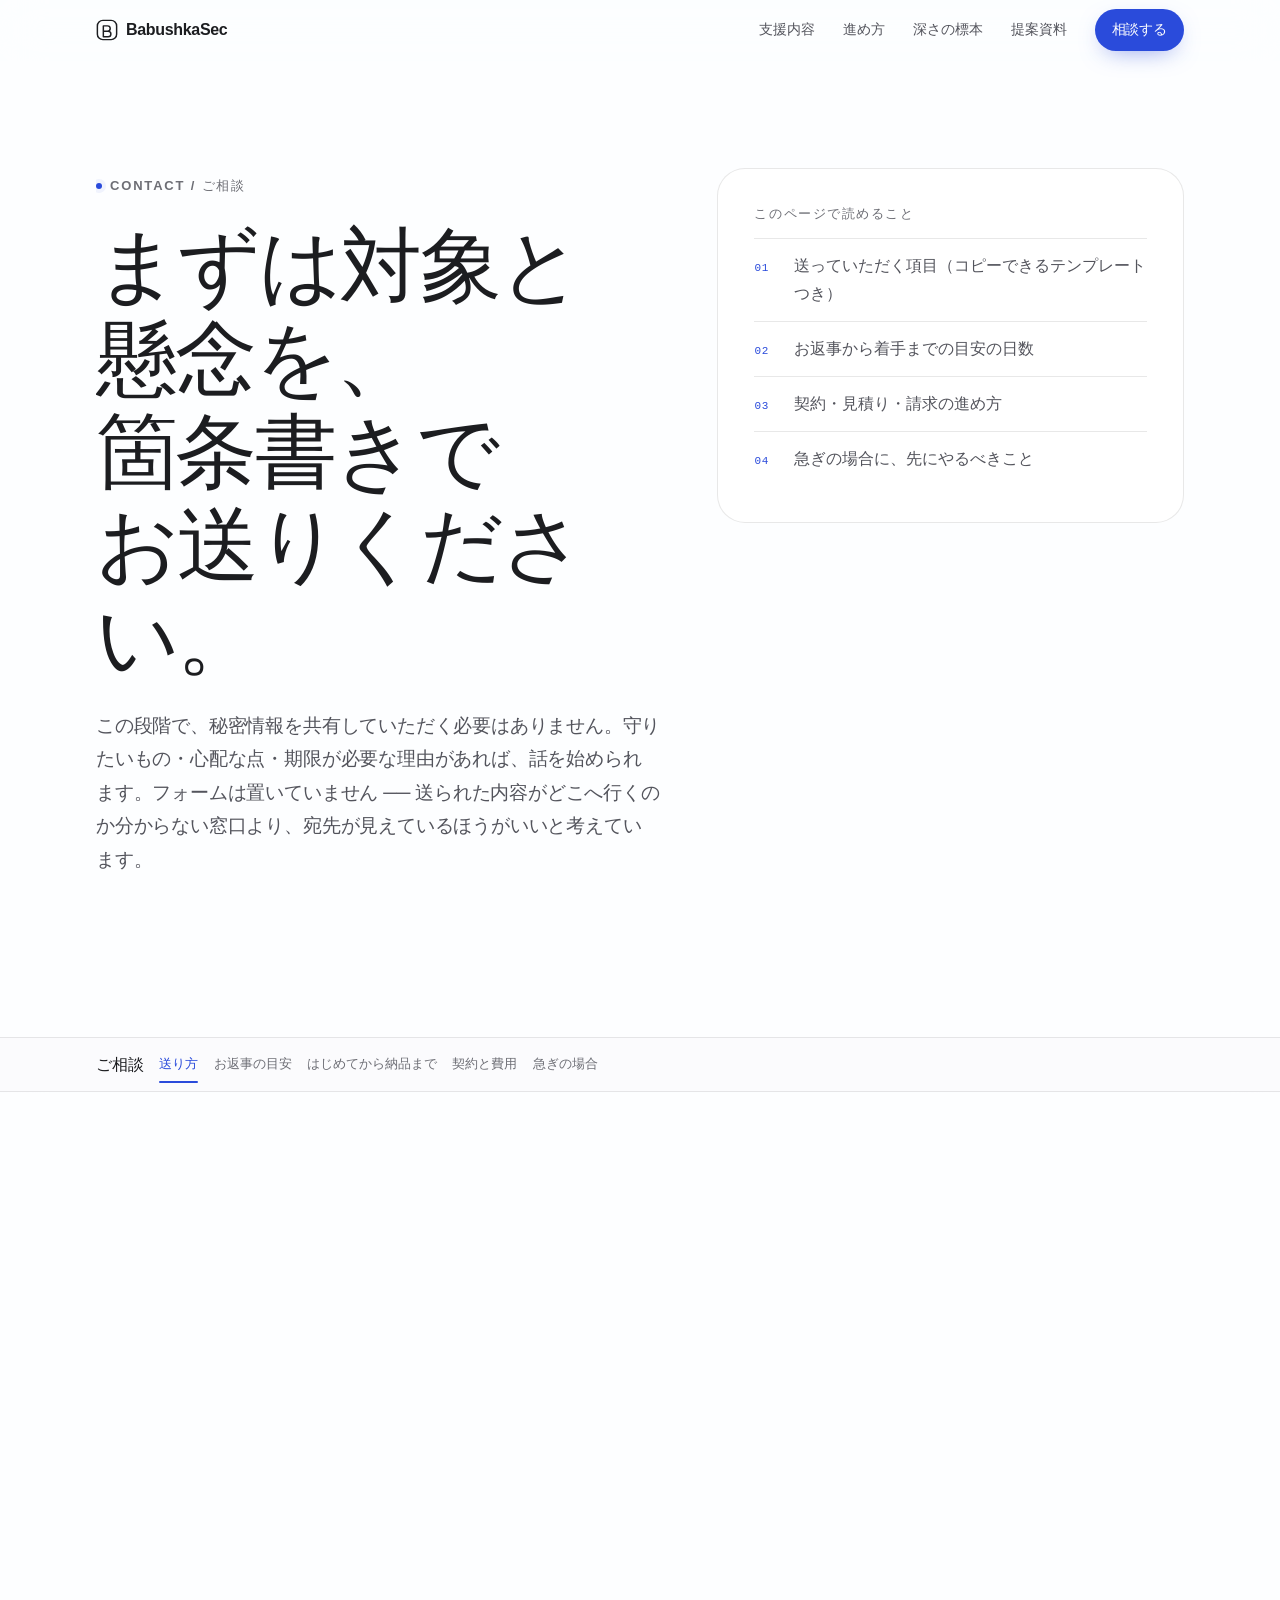
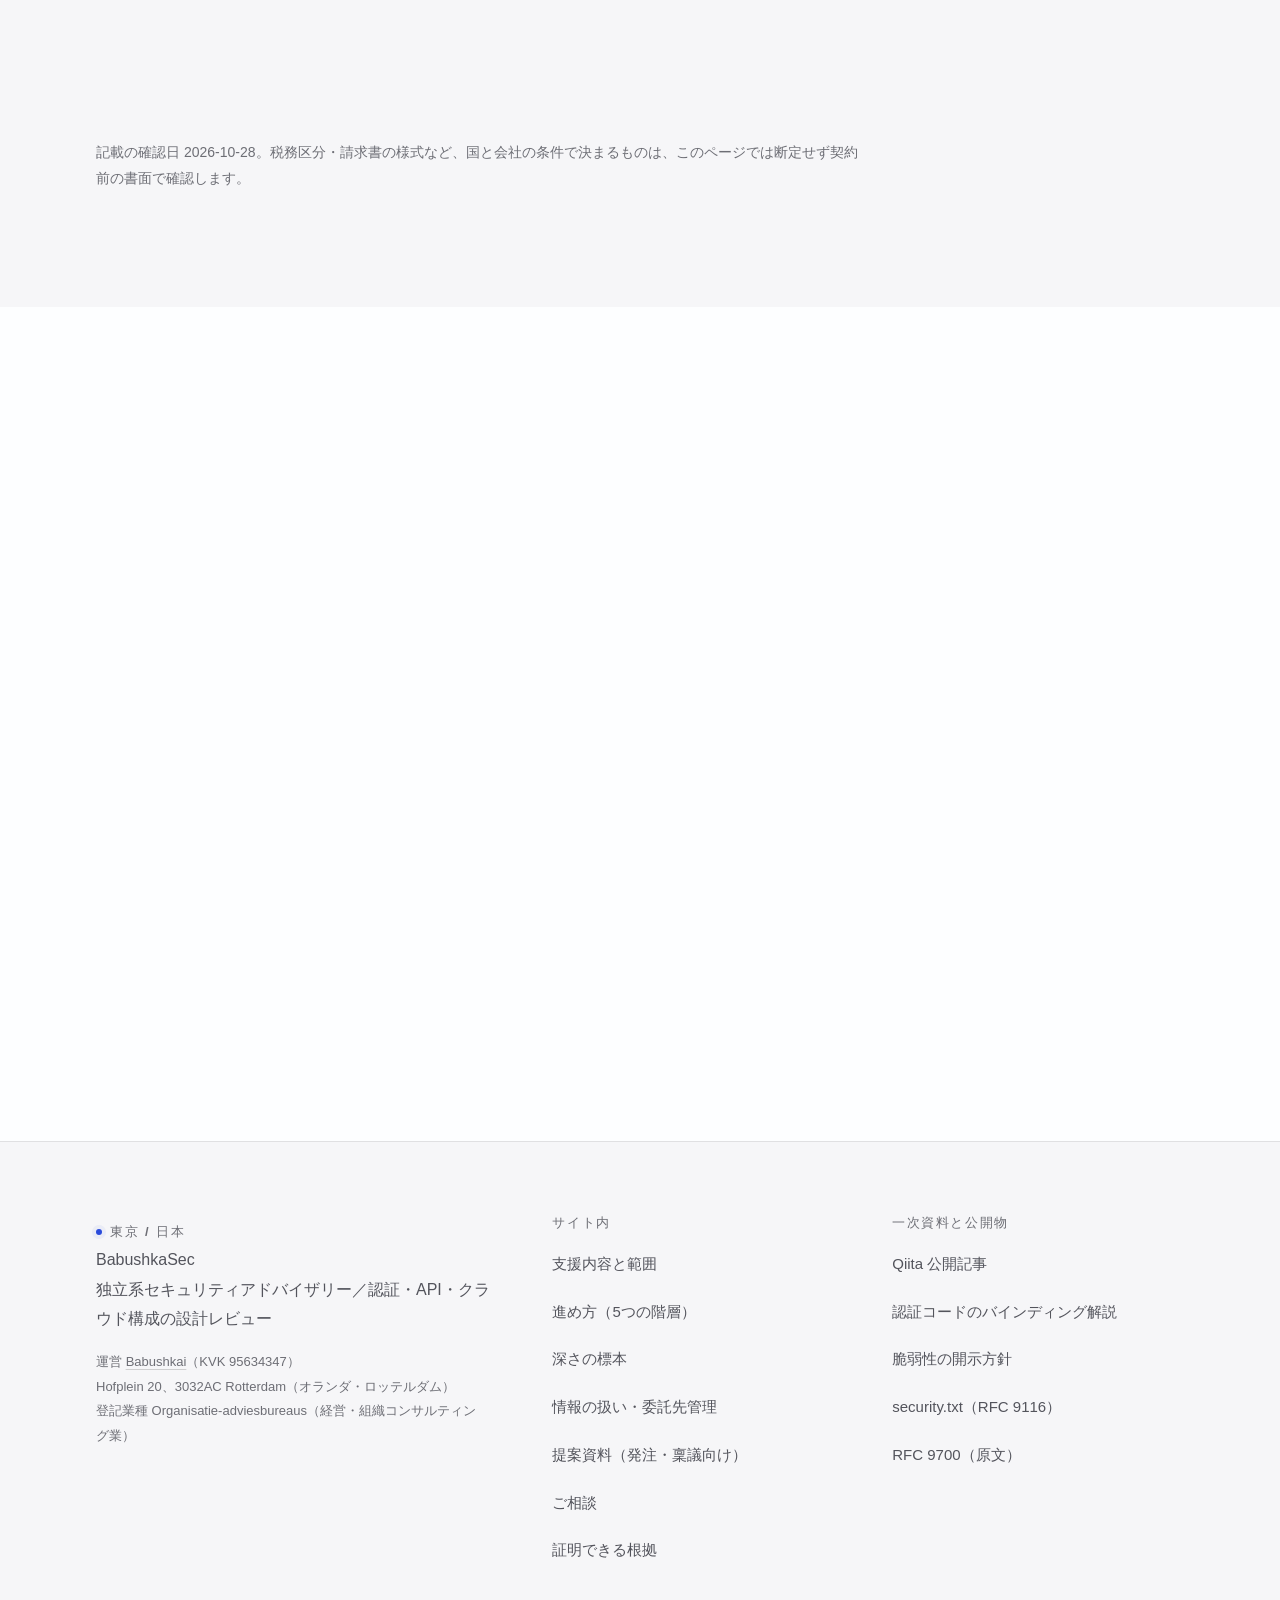
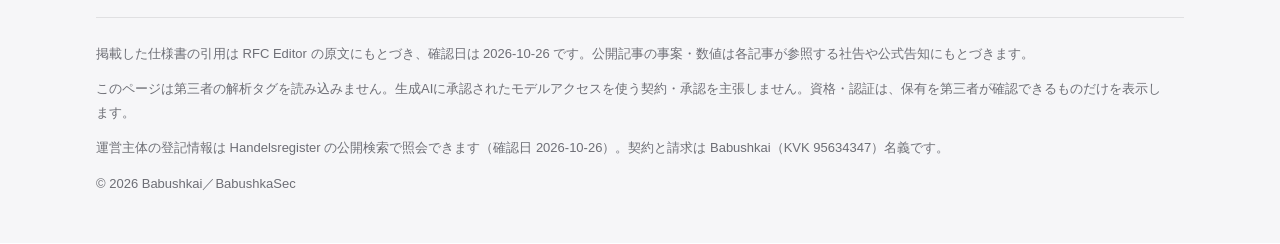
<file: contact/index.html>
<!DOCTYPE html><html lang="ja"><head><meta charset="UTF-8"><meta name="viewport" content="width=device-width, initial-scale=1"><meta http-equiv="Content-Security-Policy" content="default-src 'self'; script-src 'self'; style-src 'self'; img-src 'self' data:; font-src 'self'; connect-src 'self'; object-src 'none'; base-uri 'self'; form-action 'none'"><meta name="referrer" content="strict-origin-when-cross-origin"><meta name="view-transition" content="same-origin"><title>ご相談｜BabushkaSec</title><meta name="description" content="相談メールに書いていただく項目、お返事の目安、はじめてから納品までの流れ、契約と費用の進め方。秘密情報はまだ不要で、守りたいものと期限の理由があれば話を始められます。"><link rel="canonical" href="https://security.babushkai.com/contact/"><link rel="icon" href="/favicon.svg" type="image/svg+xml"><link rel="apple-touch-icon" href="/apple-touch-icon.png"><meta name="robots" content="noindex, nofollow"><meta property="og:type" content="website"><meta property="og:locale" content="ja_JP"><meta property="og:site_name" content="BabushkaSec"><meta property="og:title" content="ご相談｜BabushkaSec"><meta property="og:description" content="相談メールに書いていただく項目、お返事の目安、はじめてから納品までの流れ、契約と費用の進め方。秘密情報はまだ不要で、守りたいものと期限の理由があれば話を始められます。"><meta property="og:url" content="https://security.babushkai.com/contact/"><meta property="og:image" content="https://security.babushkai.com/og/contact.png"><meta property="og:image:width" content="1200"><meta property="og:image:height" content="630"><meta property="og:image:alt" content="ご相談：相談テンプレート、お返事の目安、契約と費用の手順"><meta name="twitter:card" content="summary_large_image"><meta name="theme-color" content="#fdfeff"><!-- 構造化データ（JSON-LD は data block なので CSP の実行対象ではない）。値の組み立ては src/data/schema.ts --><script type="application/ld+json">{"@context":"https://schema.org","@graph":[{"@type":"ProfessionalService","@id":"https://security.babushkai.com/#organization","name":"BabushkaSec","legalName":"Babushkai","url":"https://security.babushkai.com/","description":"東京の独立系セキュリティアドバイザリー。認証・API・クラウド構成の設計レビューを、公表資料・仕様書・設定・コード・実行結果の5階層に降りて、推測と確認を分けたまま届けます。","email":"daisuke.kuwabara@babushkai.com","foundingDate":"2024-11","identifier":{"@type":"PropertyValue","propertyID":"オランダ商工会議所（Kamer van Koophandel）の Handelsregister の登記番号","value":"95634347"},"areaServed":{"@type":"Place","name":"東京 / 日本"},"sameAs":["https://qiita.com/emi_ndk"],"availableService":[{"@type":"Service","name":"アーキテクチャレビュー","description":"仕様書の意図と、実装された前提のズレを特定します。 手元に残るもの：判断サマリ（経営層向け・数ページ） / 階層別の論点一覧（根拠のリンク付き） / 優先順位つきの改善案と再検証の条件"},{"@type":"Service","name":"Web・API 実装レビュー","description":"「直せる形」で返すために、コードと挙動まで読みます。 手元に残るもの：論点ごとの根拠（設定値・コード位置・実行結果） / そのまま送れる再現手順と期待応答 / 修正方針と回帰テスト案"},{"@type":"Service","name":"継続アドバイザリー","description":"レビューで終わらせず、設計判断に残ります。 手元に残るもの：判断の根拠が残る合意記録 / 開いたままの論点リスト（次回に続く形で） / 四半期ごとの改善計画の更新"}]},{"@type":"WebSite","@id":"https://security.babushkai.com/#website","url":"https://security.babushkai.com/","name":"BabushkaSec","inLanguage":"ja","publisher":{"@id":"https://security.babushkai.com/#organization"}}]}</script><link rel="stylesheet" href="/_astro/style.CCUI2ik-.css"></head><body><a class="skip-link" href="#main">本文へ移動</a><header class="site-header"><div class="shell header-inner"><a class="brand" href="/" aria-label="BabushkaSec ホーム"><svg viewBox="0 0 24 24" aria-hidden="true" fill="none"><rect x="1.5" y="1.5" width="21" height="21" rx="6" stroke="currentColor" stroke-width="1.6"></rect><path d="M8 7.5h4.6a2.9 2.9 0 0 1 0 5.8H8V7.5Zm0 5.8h5.2a3.05 3.05 0 0 1 0 6.1H8v-6.1Z" stroke="currentColor" stroke-width="1.6" stroke-linejoin="round"></path></svg><span>BabushkaSec</span></a><nav class="primary-nav" aria-label="メインナビゲーション"><div class="nav-links" id="site-nav" popover="auto"><a href="/services/">支援内容</a><a href="/#method">進め方</a><a href="/#depth">深さの標本</a><a href="/proposal/">提案資料</a></div><a class="btn btn-primary header-cta" href="/contact/">相談する</a><button class="menu-btn" type="button" popovertarget="site-nav"><svg viewBox="0 0 24 24" fill="none" aria-hidden="true"><path d="M4 8.5h16M4 15.5h16" stroke="currentColor" stroke-width="1.8" stroke-linecap="round"></path></svg><span class="visually-hidden">メニュー</span></button></nav></div></header><main id="main"><div class="page-head shell"><div class="page-head-main"><p class="eyebrow" data-reveal><span class="dot" aria-hidden="true"></span>Contact / ご相談</p><h1 data-reveal data-step="1">まずは対象と懸念を、<br>箇条書きでお送りください。</h1><p class="lead" data-reveal data-step="2">この段階で、秘密情報を共有していただく必要はありません。守りたいもの・心配な点・期限が必要な理由があれば、話を始められます。フォームは置いていません ── 送られた内容がどこへ行くのか分からない窓口より、宛先が見えているほうがいいと考えています。</p><div class="page-actions" data-reveal data-step="3"><a class="btn btn-primary btn-lg" href="mailto:daisuke.kuwabara@babushkai.com">メールで相談する</a><a class="btn btn-quiet btn-lg" href="/services/">支援内容と範囲を見る<svg class="arrow" viewBox="0 0 24 24" fill="none" aria-hidden="true"><path d="M5 12h14m-6-7 7 7-7 7" stroke="currentColor" stroke-width="1.8" stroke-linecap="round" stroke-linejoin="round"></path></svg></a></div></div><aside class="page-aside card" data-reveal data-step="4"><h2 class="page-aside-title">このページで読めること</h2><ol class="page-aside-list"><li>送っていただく項目（コピーできるテンプレートつき）</li><li>お返事から着手までの目安の日数</li><li>契約・見積り・請求の進め方</li><li>急ぎの場合に、先にやるべきこと</li></ol></aside></div><nav class="rail" aria-label="ご相談の章"><div class="rail-inner"><a class="rail-title" href="#main">ご相談</a><ol class="rail-links"><li><a href="#send">送り方</a></li><li><a href="#targets">お返事の目安</a></li><li><a href="#flow">はじめてから納品まで</a></li><li><a href="#terms">契約と費用</a></li><li><a href="#urgent">急ぎの場合</a></li></ol></div><span class="rail-progress" aria-hidden="true"></span></nav><section id="send" class="section-tight" aria-labelledby="send-title"><div class="shell"><div class="section-head"><p class="eyebrow" data-reveal><span class="dot" aria-hidden="true"></span>What to send</p><h2 id="send-title" data-reveal data-step="1">空欄のまま、<br>貼っていただいて構いません。</h2><p class="lead measure" data-reveal data-step="2">全部が埋まっている必要はありません。分かっている行だけ書いて、残りは「未定」で結構です。こちらから聞き返すのは、そのあとです。</p></div><div class="template card" data-reveal data-step="3"><div class="template-head"><h3>相談の貼り込みテンプレート</h3><button class="copy-btn" type="button" data-copy="#consult-template">コピー</button></div><pre id="consult-template"><code>対象サービス：
守りたいもの：（利用者情報 / 課金 / 社内システム など）
いま一番心配なこと：
期限が必要な理由：（来月のリリース判定に間に合わせたい など）
見せられる範囲：（設計書 / 設定の抜粋 / コード / テスト環境）
相談したい内容：設計レビュー / 実装レビュー / 継続的な相談
連絡先：</code></pre></div><p class="contact-meta" data-reveal data-step="4">宛先 <a href="mailto:daisuke.kuwabara@babushkai.com">daisuke.kuwabara@babushkai.com</a> ／ 運営 <a href="https://www.kvk.nl/zoeken/?source=kvk&amp;query=babushkai" target="_blank" rel="noopener noreferrer">Babushkai</a>（KVK 95634347・ロッテルダム登記）／ 日本語・英語、どちらも歓迎します</p><div class="callout" data-reveal data-step="4"><h3>書かなくてよかったもの</h3><p>認証情報の生値・顧客データのサンプル・本番の設定そのもの・誰かの名前。これらが揃うと判断が速くなることは、まずありません。必要なものはこっちから名指しでお聞きします。</p></div></div></section><section id="targets" class="section section-soft" aria-labelledby="targets-title"><div class="shell"><div class="section-head"><p class="eyebrow" data-reveal><span class="dot" aria-hidden="true"></span>Response</p><h2 id="targets-title" data-reveal data-step="1">返事が来ない、を<br>いちばん嫌がると分かっています。</h2><p class="lead measure" data-reveal data-step="2">下表は目標であって保証ではありません。遅れる理由は必ず先に連絡します。脆弱性の報告に対する目標は <a href="/disclosure/">開示方針</a> に別で置いてあります。</p></div><div class="table-wrap" data-reveal data-step="3"><table><caption>相談から着手まで（目標値。確約ではありません）</caption><thead><tr><th scope="col">段階</th><th scope="col">こちらでやること</th><th scope="col">補足</th></tr></thead><tbody><tr><th scope="row">お返事</th><td>いただいたメールに、人の目を通してお返しします。自動返信ではありません。</td><td>営業時間という区切りを置いていないので「翌営業日」ではなく営業日ベースの目安です。</td></tr><tr><th scope="row">範囲案の草案</th><td>見られる範囲・見ないもの・工数の目安を、A4 1枚の草案にしてお渡しします。</td><td>ここで金額が必要なら、前提を書いた見積りとして出します。</td></tr><tr><th scope="row">打ち合わせ</th><td>60分、オンラインで。録音の可否はそのときにご相談します。</td><td>窓口の方お1人につながれていれば、他の方は同席でも欠席でも構いません。</td></tr><tr><th scope="row">着手</th><td>範囲定義書・秘密保持契約・見積りに合意できた時点で開始します。</td><td>口頭だけで始まる仕事はしません。ここを省略すると、必ず後で範囲が膨らみます。</td></tr></tbody></table></div></div></section><section id="flow" class="section-tight" aria-labelledby="flow-title"><div class="shell"><div class="section-head"><p class="eyebrow" data-reveal><span class="dot" aria-hidden="true"></span>Process</p><h2 id="flow-title" data-reveal data-step="1">はじめる前に、<br>合意したことを書き残す。</h2></div><div class="steps" data-reveal data-step="2"><article class="step"><b>1</b><h3>相談</h3><p>対象と懸けられているものを、メールで箇条書きでお送りください。秘密情報の共有はこの段階では不要です。</p></article><article class="step"><b>2</b><h3>範囲の合意</h3><p>見るもの・見ないもの・許可の範囲・情報の扱い・費用を書面で合意します。口頭だけの開始はしません。</p></article><article class="step"><b>3</b><h3>検証</h3><p>5つの階層を降り、確認できた事実と仮説を分けたまま記録します。中間の論点を随時共有します。</p></article><article class="step"><b>4</b><h3>納品と手当て</h3><p>経営層向けの要約と、実装チームがそのまま動かせる手順をセットでお渡しし、修正後に再検証します。</p></article></div></div></section><section id="terms" class="section section-soft" aria-labelledby="terms-title"><div class="shell"><div class="section-head"><p class="eyebrow" data-reveal><span class="dot" aria-hidden="true"></span>Contract</p><h2 id="terms-title" data-reveal data-step="1">発注に必要な手続きを、<br>先に並べておきます。</h2><p class="lead measure" data-reveal data-step="2">調達・法務からの問いには、<a href="/data-handling/">情報の扱いと委託先管理</a> のページでまとめて答えています。こちらも稟議にそのまま貼れる形です。</p></div><div class="grid-cards" data-reveal data-step="3"><article class="card card-pad fact"><h3>金額は、Webに置いていません</h3><p>範囲によって変わるため、一律の価格表を置きません。初回の認識合わせのあと、前提を書いた見積り（有効期限つき）を書面でお渡しします。着手前に金額が分からなくて困る、という状態にはしません。</p></article><article class="card card-pad fact"><h3>秘密保持は、範囲より先</h3><p>範囲定義書と秘密保持契約に合意できてから作業をはじめます。雛形はどちらのものでも構いません。口頭だけで始まった仕事は、必ず後で範囲の解釈が割れます。</p></article><article class="card card-pad fact"><h3>契約と請求の主体</h3><p>Babushkai（KVK 95634347・オランダ・ロッテルダム登記）名義です。窓口メールドメインと同一商号の事業者で、商号・住所・業種は公開検索で照会できます。</p></article><article class="card card-pad fact"><h3>情報を渡す前に決めること</h3><p>見ないもの・受け取り方・保持期間・削除の確認まで、契約の時点で書面にします。生ログや個人情報を預からない形で足りることがほとんどです。</p></article></div><p class="footnote">記載の確認日 2026-10-28。税務区分・請求書の様式など、国と会社の条件で決まるものは、このページでは断定せず契約前の書面で確認します。</p></div></section><section id="urgent" class="section-tight" aria-labelledby="urgent-title"><div class="shell"><div class="section-head"><p class="eyebrow" data-reveal><span class="dot" aria-hidden="true"></span>Emergency</p><h2 id="urgent-title" data-reveal data-step="1">インシデントの最中に<br>頼める形ではありません。</h2><p class="lead measure" data-reveal data-step="2">ここは正直に書いておきます。私たちは個人事業に近い規模のアドバイザリーで、24時間の待機も、一次対応のチームも持っていません。</p></div><ul class="principles" data-reveal data-step="3"><li>被害が進行している疑いがあるときは、まず御社の窓口（SOC・CSIRT・契約中の診断会社）へ連絡してください。私たちの初回応答は営業日ベースです。</li><li>影響範囲の切り分けや、経営層への説明資料の整理には、当日でも関われることがあります。その旨を件名に書いていただけば、動けるかを先にお返しします。</li><li>修正が終わった箇所の再検証、再発防止策の設計への反映は、この仕事の中心です。</li></ul><div class="page-next" data-reveal data-step="4"><a href="/services/"><b>支援内容と範囲<svg class="arrow" viewBox="0 0 24 24" fill="none" aria-hidden="true"><path d="M5 12h14m-6-7 7 7-7 7" stroke="currentColor" stroke-width="1.8" stroke-linecap="round" stroke-linejoin="round"></path></svg></b><span>3つの支援の範囲・工数目安・含まないもの。</span></a><a href="/data-handling/"><b>情報の扱い<svg class="arrow" viewBox="0 0 24 24" fill="none" aria-hidden="true"><path d="M5 12h14m-6-7 7 7-7 7" stroke="currentColor" stroke-width="1.8" stroke-linecap="round" stroke-linejoin="round"></path></svg></b><span>預からないもの、保持と削除、未取得の規格。</span></a><a href="/disclosure/"><b>脆弱性の報告<svg class="arrow" viewBox="0 0 24 24" fill="none" aria-hidden="true"><path d="M5 12h14m-6-7 7 7-7 7" stroke="currentColor" stroke-width="1.8" stroke-linecap="round" stroke-linejoin="round"></path></svg></b><span>このサイトについて見つけた場合は、こちらから。</span></a></div></div></section></main><footer class="site-footer"><div class="shell"><div class="footer-grid"><div><p class="eyebrow"><span class="dot" aria-hidden="true"></span>東京 / 日本</p><p class="person-role">BabushkaSec<br>独立系セキュリティアドバイザリー／認証・API・クラウド構成の設計レビュー</p><p class="footer-operator">運営 <a href="https://www.kvk.nl/zoeken/?source=kvk&amp;query=babushkai" target="_blank" rel="noopener noreferrer">Babushkai</a>（KVK 95634347）<br>Hofplein 20、3032AC Rotterdam（オランダ・ロッテルダム）<br>登記業種 Organisatie-adviesbureaus（経営・組織コンサルティング業）</p></div><div><h3>サイト内</h3><div class="footer-links"><a href="/services/">支援内容と範囲</a><a href="/#method">進め方（5つの階層）</a><a href="/#depth">深さの標本</a><a href="/data-handling/">情報の扱い・委託先管理</a><a href="/proposal/">提案資料（発注・稟議向け）</a><a href="/contact/">ご相談</a><a href="/#trust">証明できる根拠</a></div></div><div><h3>一次資料と公開物</h3><div class="footer-links"><a href="https://qiita.com/emi_ndk" target="_blank" rel="noopener noreferrer">Qiita 公開記事</a><a href="/notes/oauth-authorization-code/">認証コードのバインディング解説</a><a href="/disclosure/">脆弱性の開示方針</a><a href="/.well-known/security.txt">security.txt（RFC 9116）</a><a href="https://www.rfc-editor.org/rfc/rfc9700.html" target="_blank" rel="noopener noreferrer">RFC 9700（原文）</a></div></div></div><div class="footer-note"><p>掲載した仕様書の引用は RFC Editor の原文にもとづき、確認日は 2026-10-26 です。公開記事の事案・数値は各記事が参照する社告や公式告知にもとづきます。</p><p>このページは第三者の解析タグを読み込みません。生成AIに承認されたモデルアクセスを使う契約・承認を主張しません。資格・認証は、保有を第三者が確認できるものだけを表示します。</p><p>運営主体の登記情報は Handelsregister の公開検索で照会できます（確認日 2026-10-26）。契約と請求は Babushkai（KVK 95634347）名義です。</p><p>&copy; 2026 Babushkai／BabushkaSec</p></div></div></footer><script type="module" src="/_astro/Base.astro_astro_type_script_index_0_lang.D41C5V8o.js"></script></body></html>
</file>
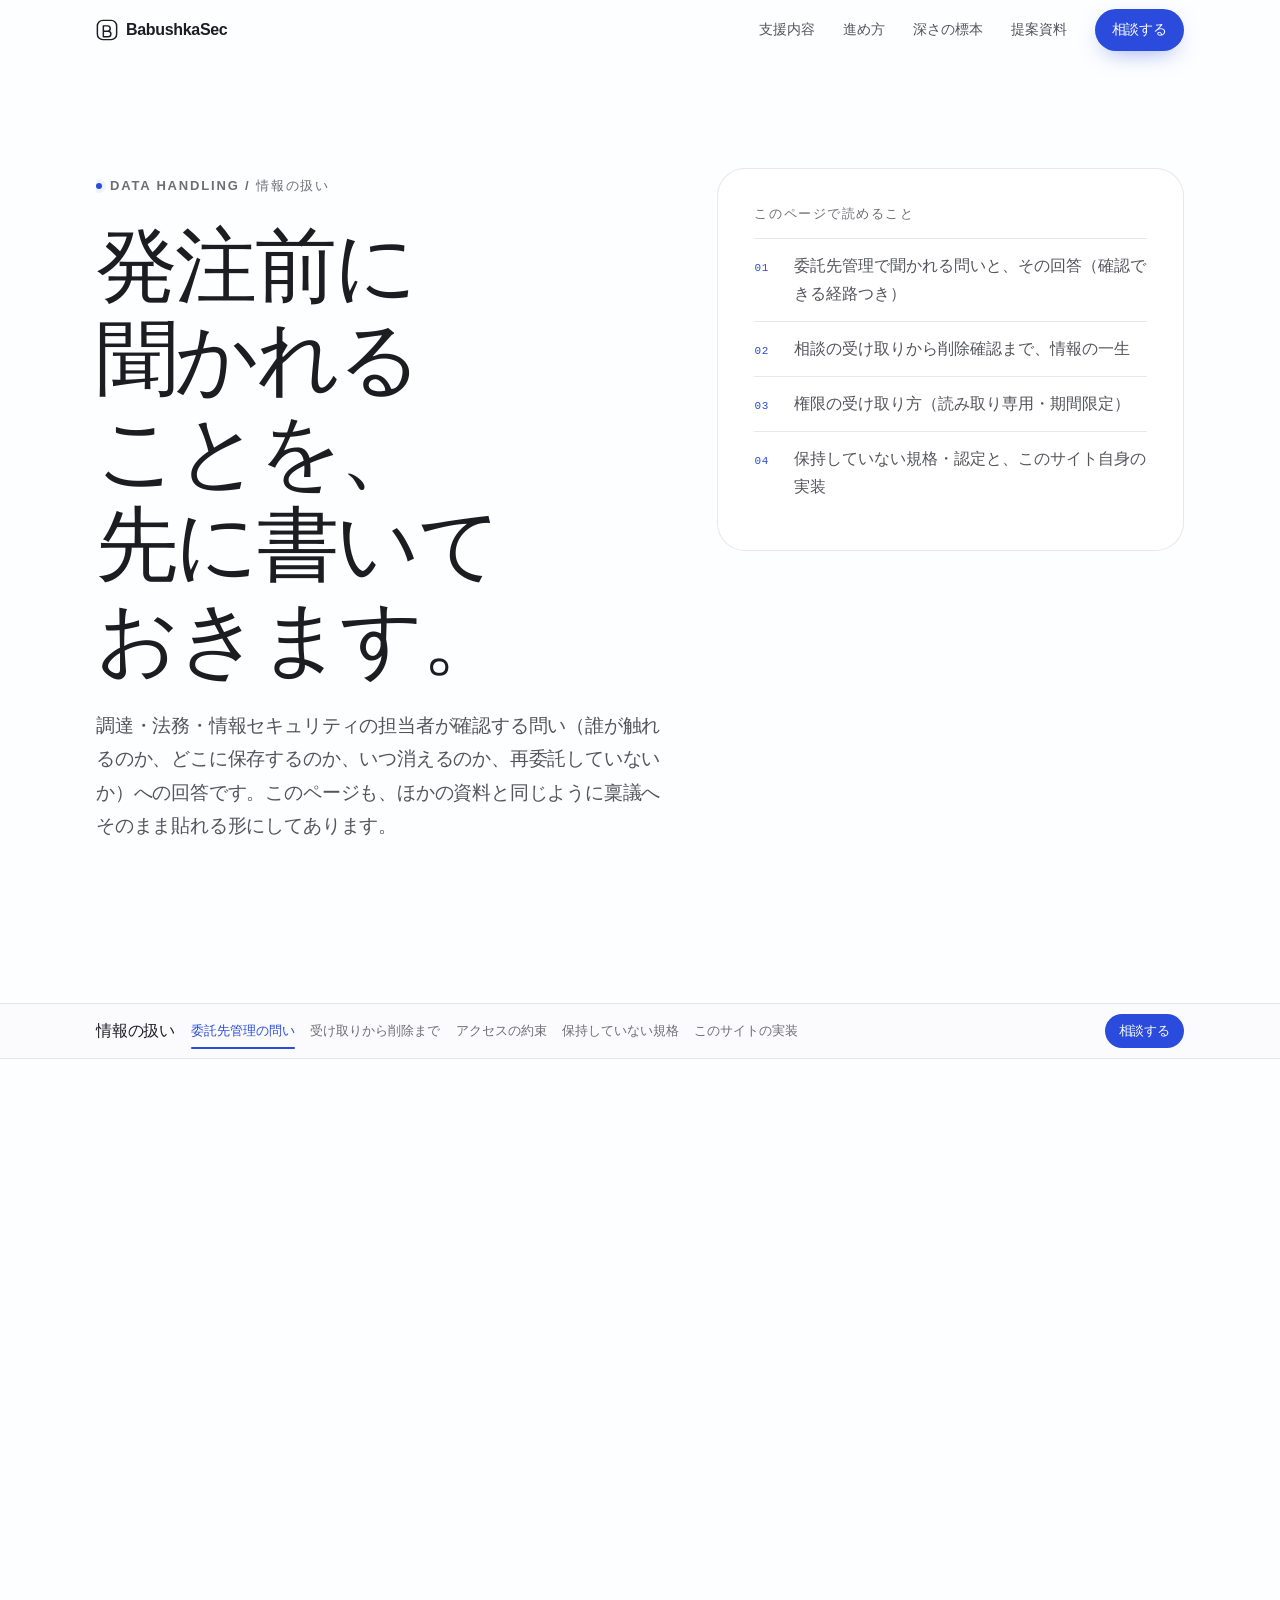
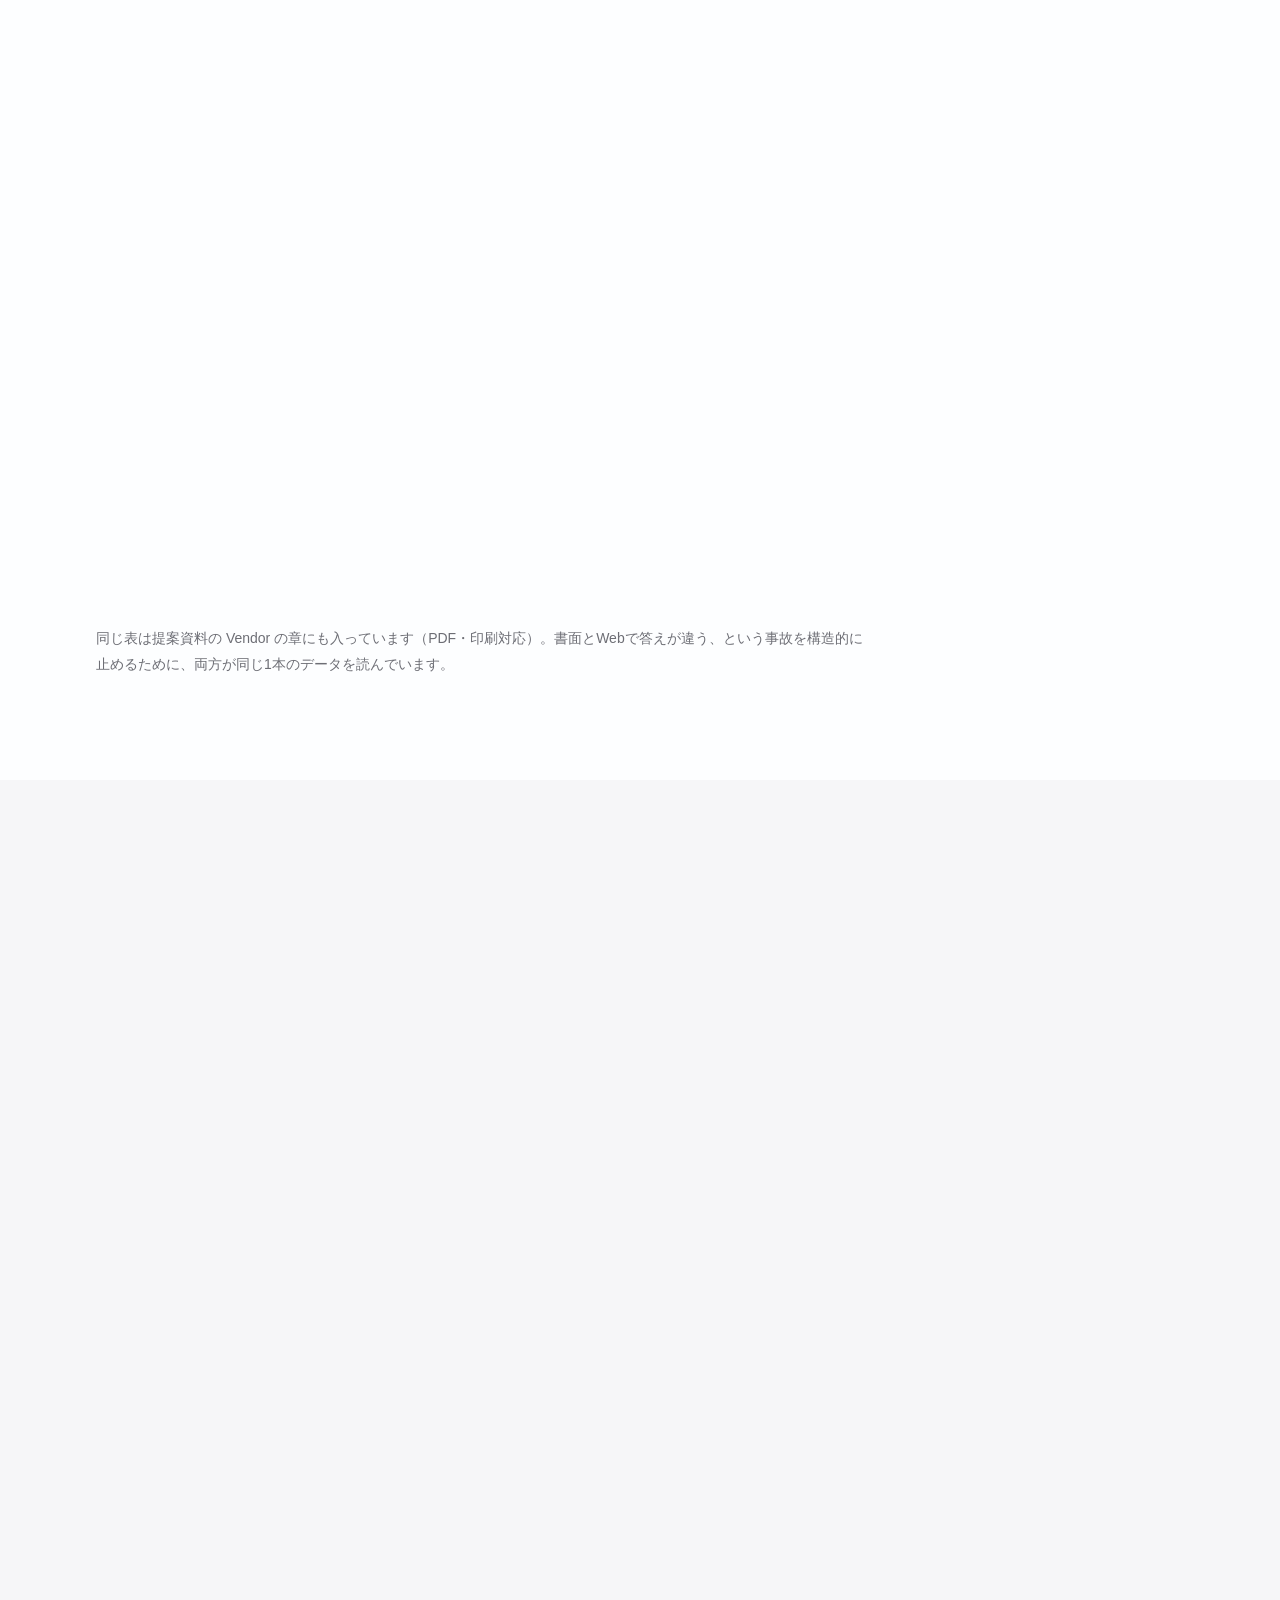
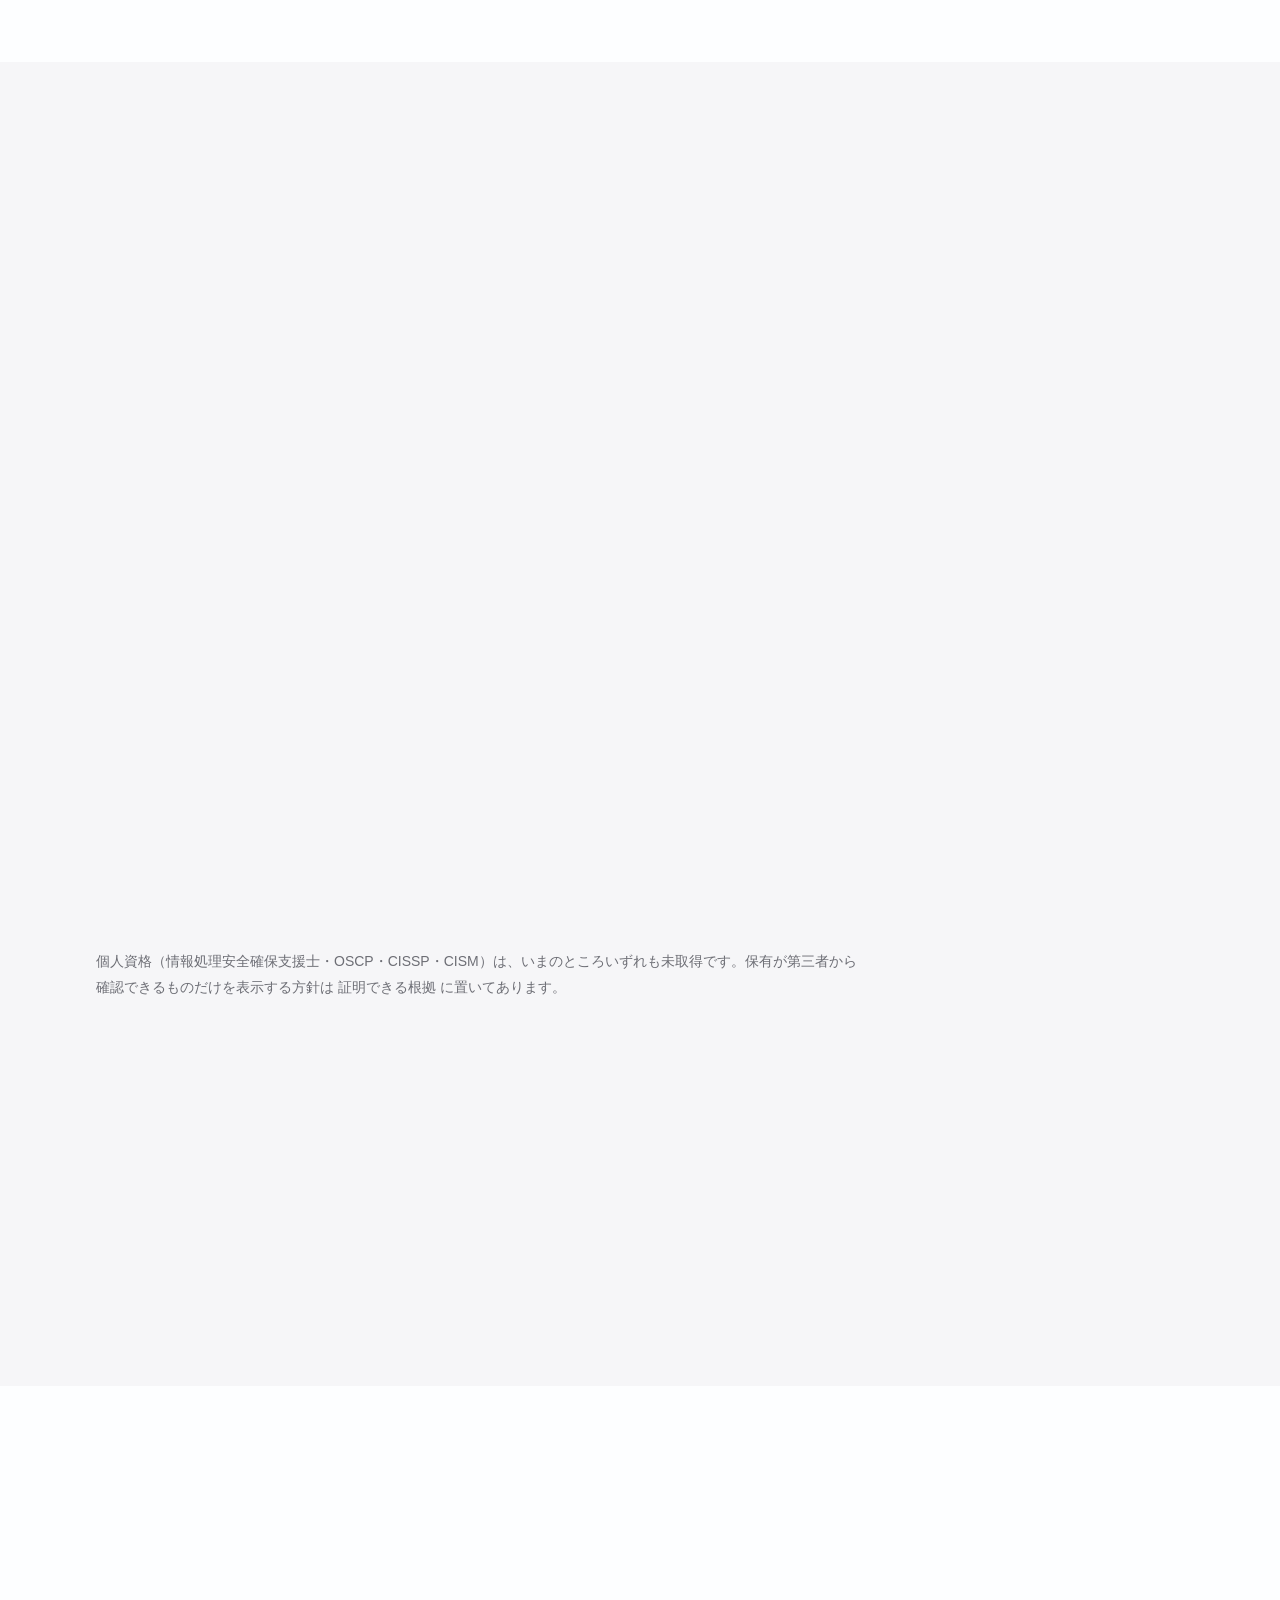
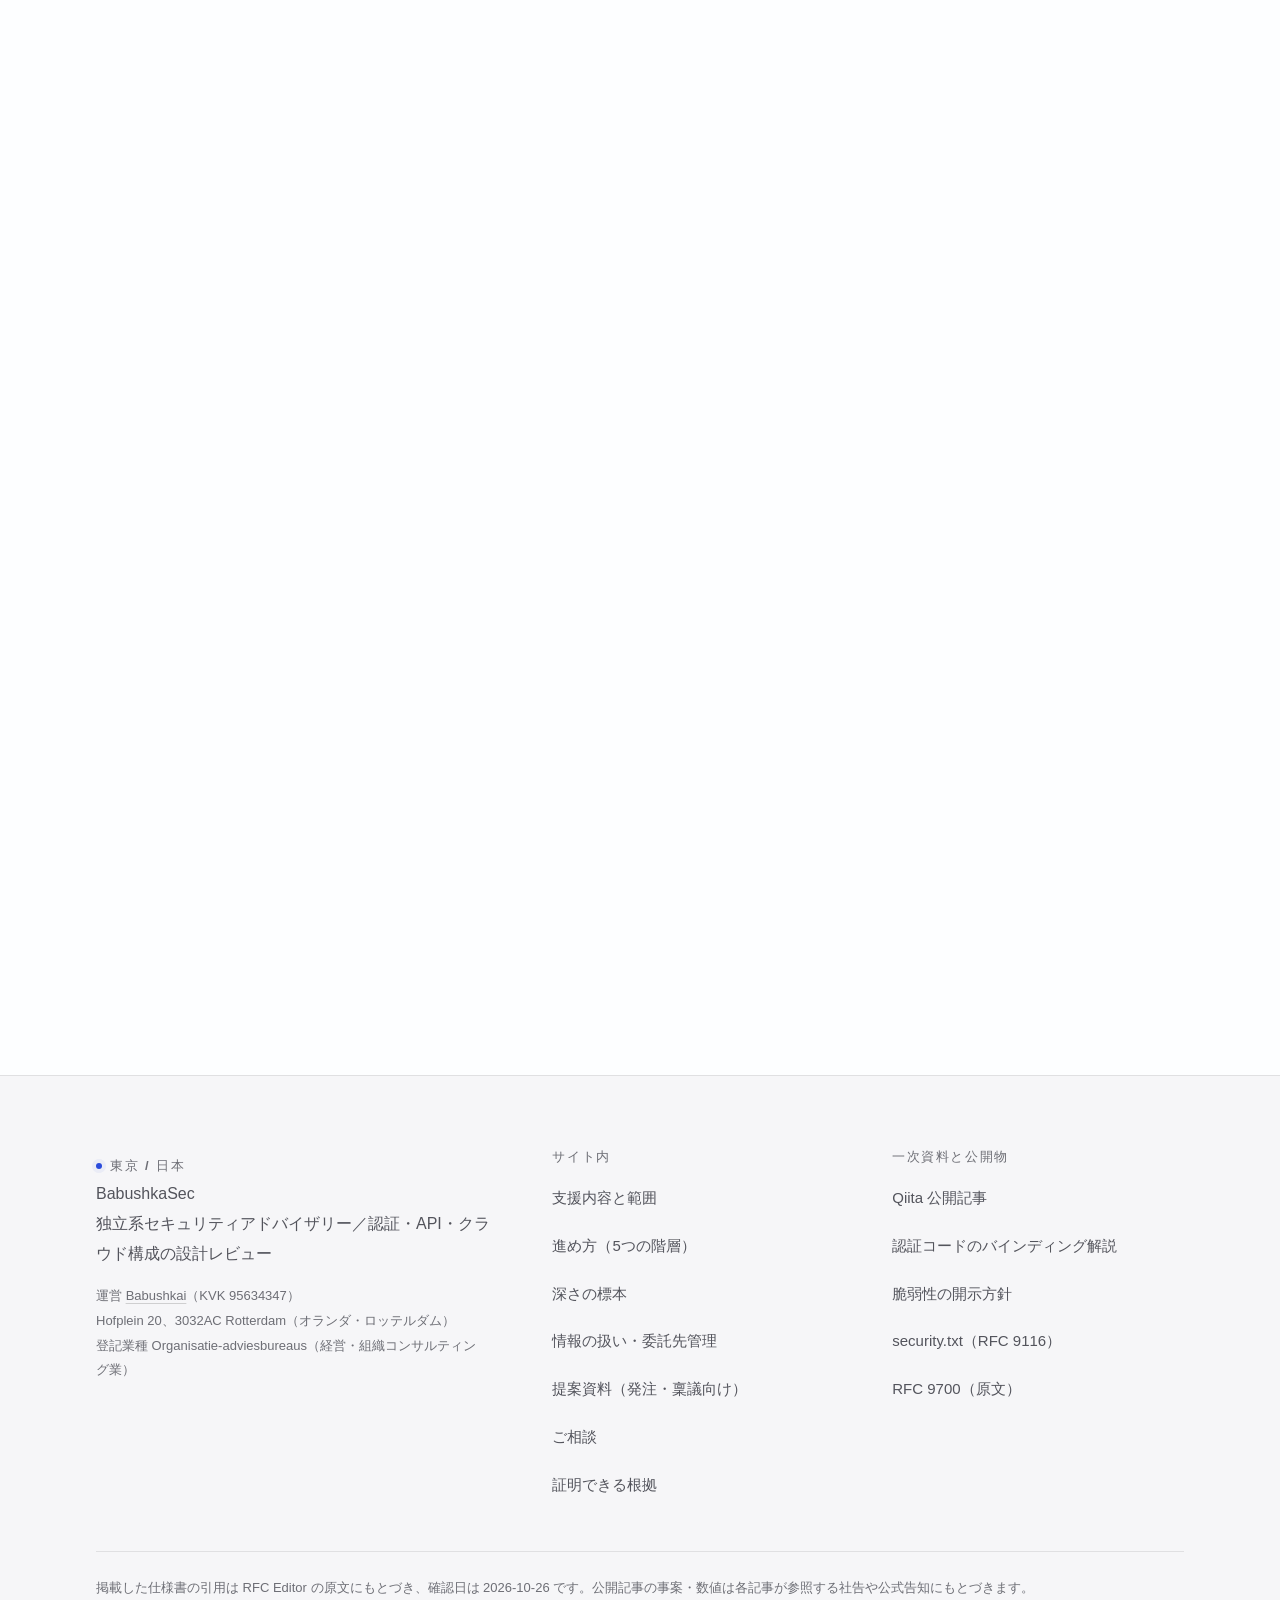
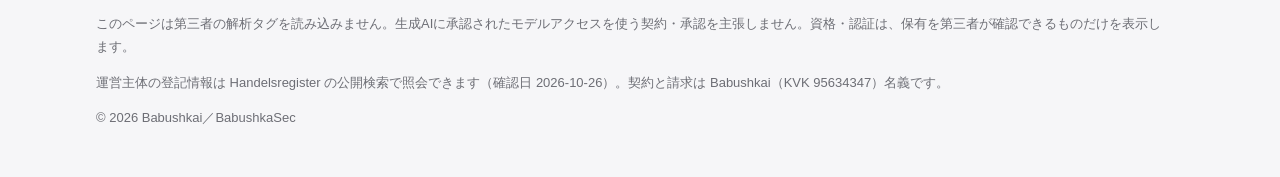
<file: data-handling/index.html>
<!DOCTYPE html><html lang="ja"><head><meta charset="UTF-8"><meta name="viewport" content="width=device-width, initial-scale=1"><meta http-equiv="Content-Security-Policy" content="default-src 'self'; script-src 'self'; style-src 'self'; img-src 'self' data:; font-src 'self'; connect-src 'self'; object-src 'none'; base-uri 'self'; form-action 'none'"><meta name="referrer" content="strict-origin-when-cross-origin"><meta name="view-transition" content="same-origin"><title>情報の扱いと委託先管理｜BabushkaSec</title><meta name="description" content="相談で受け取る情報、権限の受け取り方、保持期間と削除の確認書面、再委託の有無、そして保持していない規格や認定まで。発注前に調達や法務が聞く問いへの回答を、そのまま社内へ貼れる形で置いてあります。"><link rel="canonical" href="https://security.babushkai.com/data-handling/"><link rel="icon" href="/favicon.svg" type="image/svg+xml"><link rel="apple-touch-icon" href="/apple-touch-icon.png"><meta name="robots" content="noindex, nofollow"><meta property="og:type" content="website"><meta property="og:locale" content="ja_JP"><meta property="og:site_name" content="BabushkaSec"><meta property="og:title" content="情報の扱いと委託先管理｜BabushkaSec"><meta property="og:description" content="相談で受け取る情報、権限の受け取り方、保持期間と削除の確認書面、再委託の有無、そして保持していない規格や認定まで。発注前に調達や法務が聞く問いへの回答を、そのまま社内へ貼れる形で置いてあります。"><meta property="og:url" content="https://security.babushkai.com/data-handling/"><meta property="og:image" content="https://security.babushkai.com/og/data-handling.png"><meta property="og:image:width" content="1200"><meta property="og:image:height" content="630"><meta property="og:image:alt" content="情報の扱いと委託先管理：保持と削除、アクセスの約束、未取得の規格"><meta name="twitter:card" content="summary_large_image"><meta name="theme-color" content="#fdfeff"><!-- 構造化データ（JSON-LD は data block なので CSP の実行対象ではない）。値の組み立ては src/data/schema.ts --><script type="application/ld+json">{"@context":"https://schema.org","@graph":[{"@type":"ProfessionalService","@id":"https://security.babushkai.com/#organization","name":"BabushkaSec","legalName":"Babushkai","url":"https://security.babushkai.com/","description":"東京の独立系セキュリティアドバイザリー。認証・API・クラウド構成の設計レビューを、公表資料・仕様書・設定・コード・実行結果の5階層に降りて、推測と確認を分けたまま届けます。","email":"daisuke.kuwabara@babushkai.com","foundingDate":"2024-11","identifier":{"@type":"PropertyValue","propertyID":"オランダ商工会議所（Kamer van Koophandel）の Handelsregister の登記番号","value":"95634347"},"areaServed":{"@type":"Place","name":"東京 / 日本"},"sameAs":["https://qiita.com/emi_ndk"],"availableService":[{"@type":"Service","name":"アーキテクチャレビュー","description":"仕様書の意図と、実装された前提のズレを特定します。 手元に残るもの：判断サマリ（経営層向け・数ページ） / 階層別の論点一覧（根拠のリンク付き） / 優先順位つきの改善案と再検証の条件"},{"@type":"Service","name":"Web・API 実装レビュー","description":"「直せる形」で返すために、コードと挙動まで読みます。 手元に残るもの：論点ごとの根拠（設定値・コード位置・実行結果） / そのまま送れる再現手順と期待応答 / 修正方針と回帰テスト案"},{"@type":"Service","name":"継続アドバイザリー","description":"レビューで終わらせず、設計判断に残ります。 手元に残るもの：判断の根拠が残る合意記録 / 開いたままの論点リスト（次回に続く形で） / 四半期ごとの改善計画の更新"}]},{"@type":"WebSite","@id":"https://security.babushkai.com/#website","url":"https://security.babushkai.com/","name":"BabushkaSec","inLanguage":"ja","publisher":{"@id":"https://security.babushkai.com/#organization"}}]}</script><link rel="stylesheet" href="/_astro/style.CCUI2ik-.css"></head><body><a class="skip-link" href="#main">本文へ移動</a><header class="site-header"><div class="shell header-inner"><a class="brand" href="/" aria-label="BabushkaSec ホーム"><svg viewBox="0 0 24 24" aria-hidden="true" fill="none"><rect x="1.5" y="1.5" width="21" height="21" rx="6" stroke="currentColor" stroke-width="1.6"></rect><path d="M8 7.5h4.6a2.9 2.9 0 0 1 0 5.8H8V7.5Zm0 5.8h5.2a3.05 3.05 0 0 1 0 6.1H8v-6.1Z" stroke="currentColor" stroke-width="1.6" stroke-linejoin="round"></path></svg><span>BabushkaSec</span></a><nav class="primary-nav" aria-label="メインナビゲーション"><div class="nav-links" id="site-nav" popover="auto"><a href="/services/">支援内容</a><a href="/#method">進め方</a><a href="/#depth">深さの標本</a><a href="/proposal/">提案資料</a></div><a class="btn btn-primary header-cta" href="/contact/">相談する</a><button class="menu-btn" type="button" popovertarget="site-nav"><svg viewBox="0 0 24 24" fill="none" aria-hidden="true"><path d="M4 8.5h16M4 15.5h16" stroke="currentColor" stroke-width="1.8" stroke-linecap="round"></path></svg><span class="visually-hidden">メニュー</span></button></nav></div></header><main id="main"><div class="page-head shell"><div class="page-head-main"><p class="eyebrow" data-reveal><span class="dot" aria-hidden="true"></span>Data handling / 情報の扱い</p><h1 data-reveal data-step="1">発注前に聞かれることを、<br>先に書いておきます。</h1><p class="lead" data-reveal data-step="2">調達・法務・情報セキュリティの担当者が確認する問い（誰が触れるのか、どこに保存するのか、いつ消えるのか、再委託していないか）への回答です。このページも、ほかの資料と同じように稟議へそのまま貼れる形にしてあります。</p><div class="page-actions" data-reveal data-step="3"><a class="btn btn-primary btn-lg" href="/contact/">相談の送り方を見る</a><a class="btn btn-quiet btn-lg" href="/proposal.pdf" download="BabushkaSec_提案資料_v1.0.pdf">提案資料のPDFを保存<svg class="arrow" viewBox="0 0 24 24" fill="none" aria-hidden="true"><path d="M5 12h14m-6-7 7 7-7 7" stroke="currentColor" stroke-width="1.8" stroke-linecap="round" stroke-linejoin="round"></path></svg></a></div></div><aside class="page-aside card" data-reveal data-step="4"><h2 class="page-aside-title">このページで読めること</h2><ol class="page-aside-list"><li>委託先管理で聞かれる問いと、その回答（確認できる経路つき）</li><li>相談の受け取りから削除確認まで、情報の一生</li><li>権限の受け取り方（読み取り専用・期間限定）</li><li>保持していない規格・認定と、このサイト自身の実装</li></ol></aside></div><nav class="rail" aria-label="情報の扱いの章"><div class="rail-inner"><a class="rail-title" href="#main">情報の扱い</a><ol class="rail-links"><li><a href="#answers">委託先管理の問い</a></li><li><a href="#lifecycle">受け取りから削除まで</a></li><li><a href="#access">アクセスの約束</a></li><li><a href="#gaps">保持していない規格</a></li><li><a href="#posture">このサイトの実装</a></li></ol><a class="btn btn-primary rail-cta" href="/contact/">相談する</a></div><span class="rail-progress" aria-hidden="true"></span></nav><section id="answers" class="section-tight" aria-labelledby="answers-title"><div class="shell"><div class="section-head"><p class="eyebrow" data-reveal><span class="dot" aria-hidden="true"></span>Vendor questions</p><h2 id="answers-title" data-reveal data-step="1">「そこ、確認を取ります」では、<br>稟議は進みません。</h2><p class="lead measure" data-reveal data-step="2">答えが決まっている質問には、先に書いておくのが筋だと思います。下表はそのまま社内へ転記して使ってください。違う答えが必要な場合は、遠慮なく突っ返してください。</p></div><div class="table-wrap" data-reveal data-step="3"><table><caption>委託先管理に関する質問と回答（確認日 2026-10-28）</caption><thead><tr><th scope="col">ご質問</th><th scope="col">私たちの回答</th><th scope="col">ご自分で確認できる経路</th></tr></thead><tbody><tr><th scope="row">契約主体はどちらですか</th><td>Babushkai（オランダ・ロッテルダム登記）。窓口メールドメインと同一商号の事業者です</td><td class="muted">KVK 95634347 ／ KVK の公開検索</td></tr><tr><th scope="row">秘密保持契約は結べますか</th><td>はい。範囲の合意前に締結します。口頭だけで始まる仕事はありません</td><td class="muted">合意書面（草案はこちらでも用意します）</td></tr><tr><th scope="row">個人情報を扱いますか</th><td>原則、扱いません。ログはマスキング・抜粋で受け取ります</td><td class="muted">「お客様側の負担」の章に書いた受け取り方</td></tr><tr><th scope="row">再委託はありますか</th><td>ありません。作業は代表が単独で行い、契約書に明記します</td><td class="muted">契約書の条項</td></tr><tr><th scope="row">情報の保持と削除は</th><td>合意した期間だけ保持し、納品日に削除して記録をお渡しします</td><td class="muted">削除確認の書面</td></tr><tr><th scope="row">ISMS・ISO/IEC 27001・SOC 2 の状況は</th><td>いずれも未取得です。未取得であることを書面に明記します</td><td class="muted">「証明できる根拠」の章に置いた7件</td></tr><tr><th scope="row">適格請求書（インボイス）には対応しますか</th><td>運営主体名義で請求書を発行します。税務上の区分はこの資料では断定せず、契約前に書面で確認します</td><td class="muted">請求書・登記情報</td></tr><tr><th scope="row">連絡経路は真正ですか</th><td>babushkai.com は DKIM が有効、DMARC はまだ設定されていません（設定中です）。不審な送信の判別は個別に行います</td><td class="muted">ドメインの DNS レコード</td></tr></tbody></table></div><p class="footnote">同じ表は提案資料の Vendor の章にも入っています（PDF・印刷対応）。書面とWebで答えが違う、という事故を構造的に止めるために、両方が同じ1本のデータを読んでいます。</p></div></section><section id="lifecycle" class="section section-soft" aria-labelledby="lifecycle-title"><div class="shell"><div class="section-head"><p class="eyebrow" data-reveal><span class="dot" aria-hidden="true"></span>Lifecycle</p><h2 id="lifecycle-title" data-reveal data-step="1">情報が消えるところまでが、<br>仕事です。</h2><p class="lead measure" data-reveal data-step="2">保持期間を「契約書の年限」で終わらせないために。段階ごとに、こちらがやることと、その場で残る記録を書いています。</p></div><div class="flow" data-reveal data-step="3"><div class="flow-row"><h3 class="flow-stage">相談を受けるとき</h3><p class="flow-body">この段階では情報を預かりません。対象・守りたいもの・心配な点を箇条書きでお送りいただくだけで足ります。秘密情報の共有を求めることもありません。</p><p class="flow-record"><b>その場で残る記録</b>やりとりしたメールそのもの</p></div><div class="flow-row"><h3 class="flow-stage">範囲を合意するとき</h3><p class="flow-body">見ないものまで書き出した範囲定義書に、秘密保持契約を添えて締結します。口頭だけで始まる仕事はありません。</p><p class="flow-record"><b>その場で残る記録</b>範囲定義書・秘密保持契約（雛形はどちらのものでも構いません）</p></div><div class="flow-row"><h3 class="flow-stage">情報を受け取るとき</h3><p class="flow-body">中心になるのはマスキング済みの設定値・設計書の抜粋・ログの該当箇所です。アクセスは読み取り専用かつ期間限定で、名前の共有されたアカウントだけを使います。</p><p class="flow-record"><b>その場で残る記録</b>いつ・誰から・どの権限を受け取ったかの記録</p></div><div class="flow-row"><h3 class="flow-stage">保持しているあいだ</h3><p class="flow-body">作業は暗号化を有効にした端末と、契約で決めた期間だけ有効な保管場所に限定します。別の共有ドライブや個人のメールへ転送すること、印刷物を置きっぱなしにすることはしません。</p><p class="flow-record"><b>その場で残る記録</b>保管場所と削除予定日（範囲定義書に書いた日付）</p></div><div class="flow-row"><h3 class="flow-stage">削除するとき</h3><p class="flow-body">納品日のうちに、受け取った資料・作業中に作った中間ファイル・アクセス権をまとめて消します。バックアップにどれだけ残るかも、先に書いておきます。</p><p class="flow-record"><b>その場で残る記録</b>削除確認の書面（いつ・何を・どこから消したか）</p></div><div class="flow-row"><h3 class="flow-stage">渡したあと</h3><p class="flow-body">報告書の原本は御社の資産です。第三者へ渡すことも、事例として公開することもありません。顧客名を出さない形の話すら、承諾なしには書きません。</p><p class="flow-record"><b>その場で残る記録</b>契約書の取扱い条項</p></div></div></div></section><section id="access" class="section-tight" aria-labelledby="access-title"><div class="shell"><div class="section-head"><p class="eyebrow" data-reveal><span class="dot" aria-hidden="true"></span>Access</p><h2 id="access-title" data-reveal data-step="1">預からないほうが、<br>お互いのリスクが小さい。</h2><p class="lead measure" data-reveal data-step="2">「再委託先の一覧」を求められる帳票は、いまのところ空欄のまま「なし」で返せます。人が増える日にはこのページを書き換えます — そのときは、どう変わったかも書きます。</p></div><div class="grid-cards" data-reveal data-step="3"><article class="card card-pad fact"><h3>読み取り専用・期間限定</h3><p>管理者権限の払い出しは求めません。リポジトリもコンソールも読み取り専用、期限つきの個別アカウントで受け、完了日に削除されたことをこちらから書面で確認します。</p></article><article class="card card-pad fact"><h3>認証情報の生値は預かりません</h3><p>有効なトークン・平文のパスワード・シークレットキーは、最初から送らないでください。「どのヘッダーがどの順序で」という形まで分かれば足りることがほとんどです。</p></article><article class="card card-pad fact"><h3>作業端末と通信</h3><p>ディスク暗号化を有効にした端末と、https の効く経路だけで扱います。公衆無線LANでの作業や、リムーバブルメディアへの書き出しはしません。</p></article><article class="card card-pad fact"><h3>誰にも頼みません</h3><p>閲覧・翻訳・代行を外部へ出すことはありません。この仕事で機械にやらせるのは、自前のビルドと検査までです。</p></article></div></div></section><section id="gaps" class="section section-soft" aria-labelledby="gaps-title"><div class="shell"><div class="section-head"><p class="eyebrow" data-reveal><span class="dot" aria-hidden="true"></span>Gaps</p><h2 id="gaps-title" data-reveal data-step="1">保持していないものは、<br>保持していないと書きます。</h2><p class="lead measure" data-reveal data-step="2">「準拠」「相当」で濁すのが、いちばん後に困ります。チェックリストの空白欄には、埋める予定に日付が入っていれば日付を、なければ「未定」と返します。</p></div><div class="table-wrap" data-reveal data-step="3"><table><caption>規格・認定・届出の保持状況</caption><thead><tr><th scope="col">対象</th><th scope="col">現在の状態</th><th scope="col">依頼がある場合の進め方</th></tr></thead><tbody><tr><th scope="row">ISMS（ISO/IEC 27001）の認証</th><td>認証は未取得です</td><td>未取得である旨を書面に明記します。御社の調達要件が認証を要求する場合は、このページの「受け取りから削除まで」を代替の回答として使えます</td></tr><tr><th scope="row">SOC 2 の報告書</th><td>報告書はありません</td><td>監査に代わる一次情報として、権限の受け取り方・保持期間・削除の確認書面をお渡しします</td></tr><tr><th scope="row">プライバシーマーク・JIS Q 15001</th><td>取得していません</td><td>個人情報を預からない形で進めるため、認定の有無より受け取り方の合意を先に書面にします</td></tr><tr><th scope="row">個人番号・特定個人情報（マイナンバー）</th><td>扱う予定はありません</td><td>もし業務の範囲に入る場合は、その時点で届出と契約の要否をご相談のうえ、書面で確認します</td></tr></tbody></table></div><p class="footnote">個人資格（情報処理安全確保支援士・OSCP・CISSP・CISM）は、いまのところいずれも未取得です。保有が第三者から確認できるものだけを表示する方針は <a href="/#trust">証明できる根拠</a> に置いてあります。</p><div class="table-wrap" data-reveal data-step="4"><table><caption>このページについて、ご自分で当たれる場所</caption><thead><tr><th scope="col">資料</th><th scope="col">経路</th></tr></thead><tbody><tr><th scope="row">KVK 公開検索（Babushkai）</th><td><a href="https://www.kvk.nl/zoeken/?source=kvk&amp;query=babushkai" target="_blank" rel="noopener noreferrer">リンク先を開く</a></td></tr><tr><th scope="row">脆弱性の開示方針と対応目標</th><td><a href="/disclosure/">/disclosure/</a></td></tr><tr><th scope="row">security.txt（RFC 9116）</th><td><a href="/.well-known/security.txt">/.well-known/security.txt</a></td></tr></tbody></table></div></div></section><section id="posture" class="section-tight" aria-labelledby="posture-title"><div class="shell"><div class="section-head"><p class="eyebrow" data-reveal><span class="dot" aria-hidden="true"></span>This site</p><h2 id="posture-title" data-reveal data-step="1">「安全です」とは、<br>書きません。</h2><p class="lead measure" data-reveal data-step="2">このWebページ自体が、私たちの作業の棚卸しです。ソースが見える形で置いて、足りていない項目も同じ箇所に書いてあります。</p></div><div class="grid-cards" data-reveal data-step="3"><article class="card card-pad fact"><h3>読み込むのは自ドメインだけ</h3><p>解析タグ・Cookie・Webフォント・外部スクリプト・広告を読みません。ページが読むのは自ドメインの HTML・CSS・JavaScript だけで、画像は SNS 用のカードとアイコンのみです。</p></article><article class="card card-pad fact"><h3>Content-Security-Policy</h3><p>default-src &#39;self&#39; ／ script-src &#39;self&#39; ／ style-src &#39;self&#39; ／ object-src &#39;none&#39; ／ base-uri &#39;self&#39; ／ form-action &#39;none&#39; ／ frame-ancestors &#39;none&#39;。インラインの script・style 属性・on* イベントを使っていないので、この強さのまま動きます。</p></article><article class="card card-pad fact"><h3>ヘッダーは、まだ配れていません</h3><p>HSTS・X-Content-Type-Options・X-Frame-Options は成果物に /_headers として同梱していますが、いまの配信先（GitHub Pages）はこのファイルを読みません。ヘッダーを配れるホストへ移るまでの待ち項目として残していることを、ここで書いておきます。</p></article><article class="card card-pad fact"><h3>JavaScript が無くても読めます</h3><p>本文・アコーディオン・リンクは HTML だけで成立します。スクロールの演出とコピーボタンは進歩的拡張で、モーション低減の設定では静止します。印刷すると 1章=1ページの資料になります。</p></article><article class="card card-pad fact"><h3>機械が読む窓口も同じ場所に</h3><p>RFC 9116 に従った security.txt を /.well-known/ に置き、Contact・Expires・Canonical をビルドのたびに更新しています。sitemap・RSS・llms.txt は「検索に出す」スイッチと同じ判断で動きます。</p></article></div><div class="page-next" data-reveal data-step="4"><a href="/contact/"><b>相談の送り方<svg class="arrow" viewBox="0 0 24 24" fill="none" aria-hidden="true"><path d="M5 12h14m-6-7 7 7-7 7" stroke="currentColor" stroke-width="1.8" stroke-linecap="round" stroke-linejoin="round"></path></svg></b><span>送っていただく項目と、お返事の目安。</span></a><a href="/services/"><b>支援内容と範囲<svg class="arrow" viewBox="0 0 24 24" fill="none" aria-hidden="true"><path d="M5 12h14m-6-7 7 7-7 7" stroke="currentColor" stroke-width="1.8" stroke-linecap="round" stroke-linejoin="round"></path></svg></b><span>範囲の中身・工数目安・含まないもの。</span></a><a href="/disclosure/"><b>脆弱性の報告<svg class="arrow" viewBox="0 0 24 24" fill="none" aria-hidden="true"><path d="M5 12h14m-6-7 7 7-7 7" stroke="currentColor" stroke-width="1.8" stroke-linecap="round" stroke-linejoin="round"></path></svg></b><span>このサイトについて見つけた場合は、こちらから。</span></a></div></div></section></main><footer class="site-footer"><div class="shell"><div class="footer-grid"><div><p class="eyebrow"><span class="dot" aria-hidden="true"></span>東京 / 日本</p><p class="person-role">BabushkaSec<br>独立系セキュリティアドバイザリー／認証・API・クラウド構成の設計レビュー</p><p class="footer-operator">運営 <a href="https://www.kvk.nl/zoeken/?source=kvk&amp;query=babushkai" target="_blank" rel="noopener noreferrer">Babushkai</a>（KVK 95634347）<br>Hofplein 20、3032AC Rotterdam（オランダ・ロッテルダム）<br>登記業種 Organisatie-adviesbureaus（経営・組織コンサルティング業）</p></div><div><h3>サイト内</h3><div class="footer-links"><a href="/services/">支援内容と範囲</a><a href="/#method">進め方（5つの階層）</a><a href="/#depth">深さの標本</a><a href="/data-handling/">情報の扱い・委託先管理</a><a href="/proposal/">提案資料（発注・稟議向け）</a><a href="/contact/">ご相談</a><a href="/#trust">証明できる根拠</a></div></div><div><h3>一次資料と公開物</h3><div class="footer-links"><a href="https://qiita.com/emi_ndk" target="_blank" rel="noopener noreferrer">Qiita 公開記事</a><a href="/notes/oauth-authorization-code/">認証コードのバインディング解説</a><a href="/disclosure/">脆弱性の開示方針</a><a href="/.well-known/security.txt">security.txt（RFC 9116）</a><a href="https://www.rfc-editor.org/rfc/rfc9700.html" target="_blank" rel="noopener noreferrer">RFC 9700（原文）</a></div></div></div><div class="footer-note"><p>掲載した仕様書の引用は RFC Editor の原文にもとづき、確認日は 2026-10-26 です。公開記事の事案・数値は各記事が参照する社告や公式告知にもとづきます。</p><p>このページは第三者の解析タグを読み込みません。生成AIに承認されたモデルアクセスを使う契約・承認を主張しません。資格・認証は、保有を第三者が確認できるものだけを表示します。</p><p>運営主体の登記情報は Handelsregister の公開検索で照会できます（確認日 2026-10-26）。契約と請求は Babushkai（KVK 95634347）名義です。</p><p>&copy; 2026 Babushkai／BabushkaSec</p></div></div></footer><script type="module" src="/_astro/Base.astro_astro_type_script_index_0_lang.D41C5V8o.js"></script></body></html>
</file>
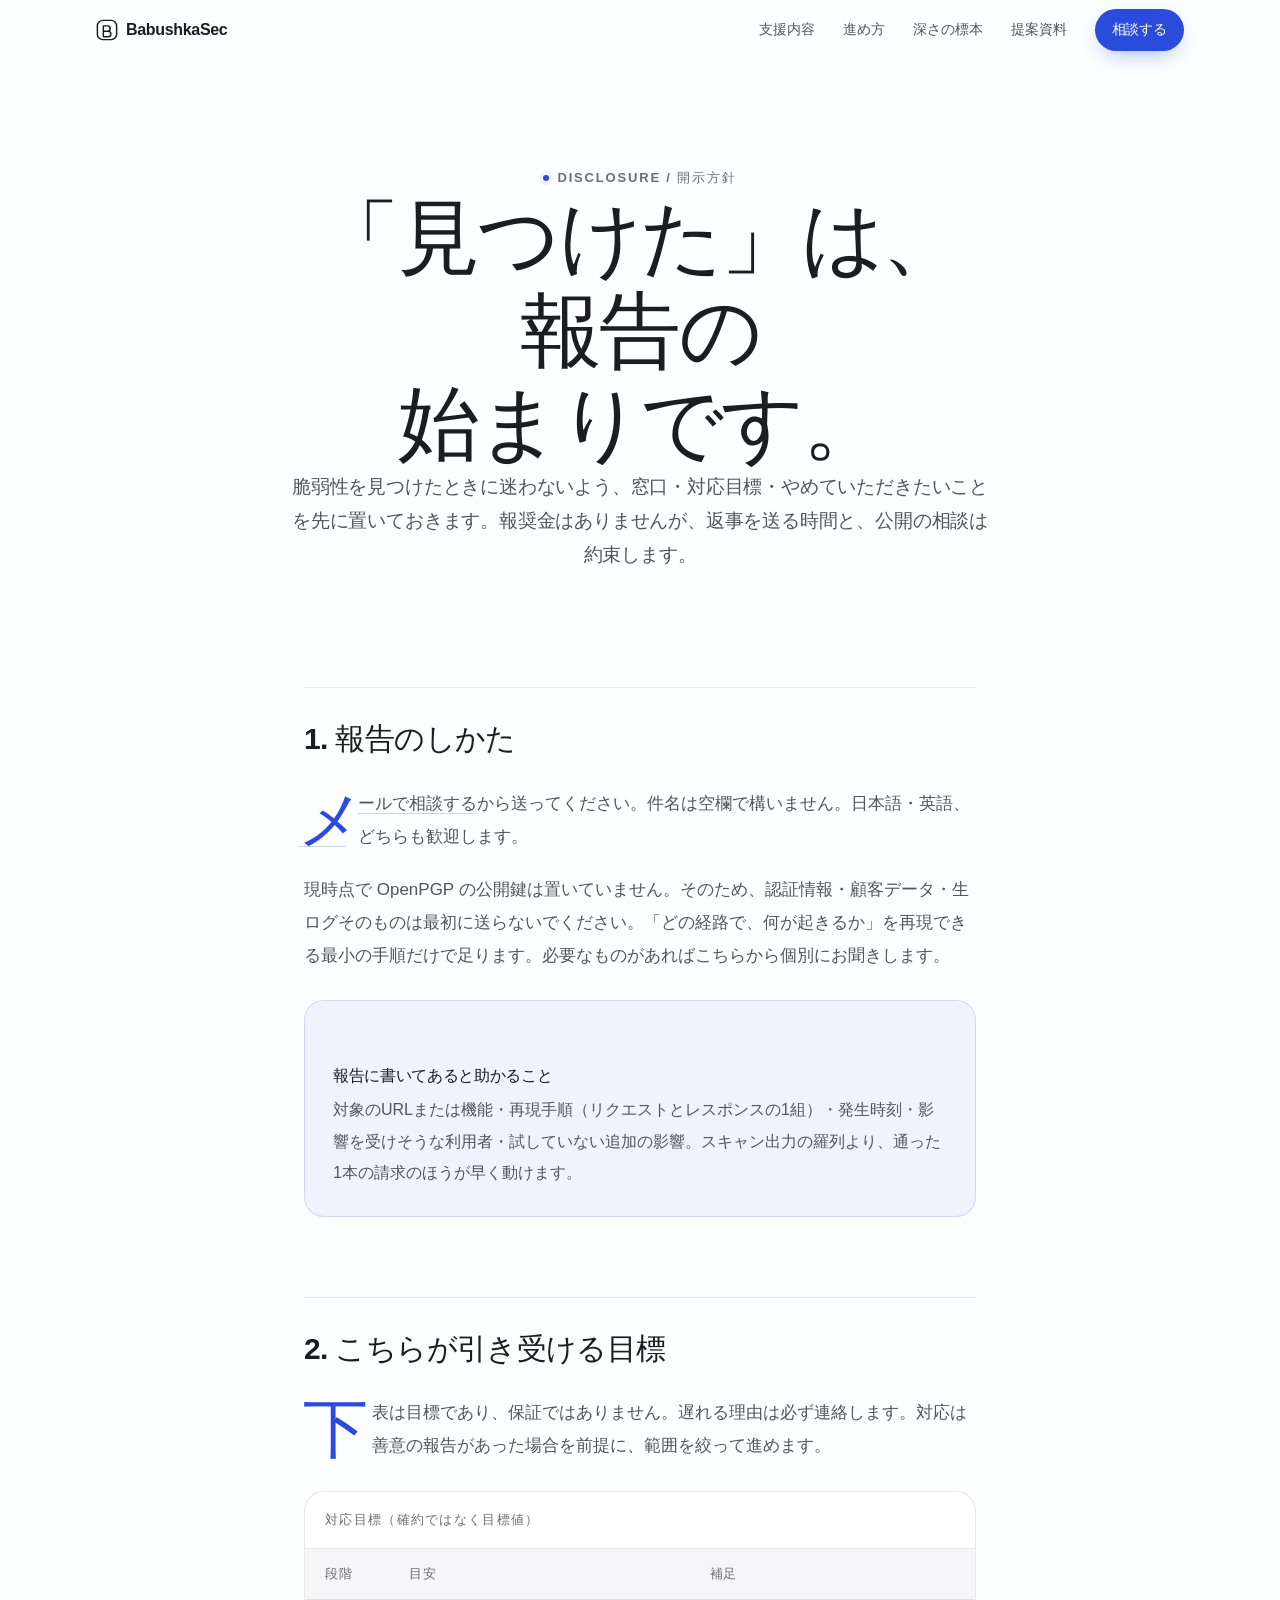
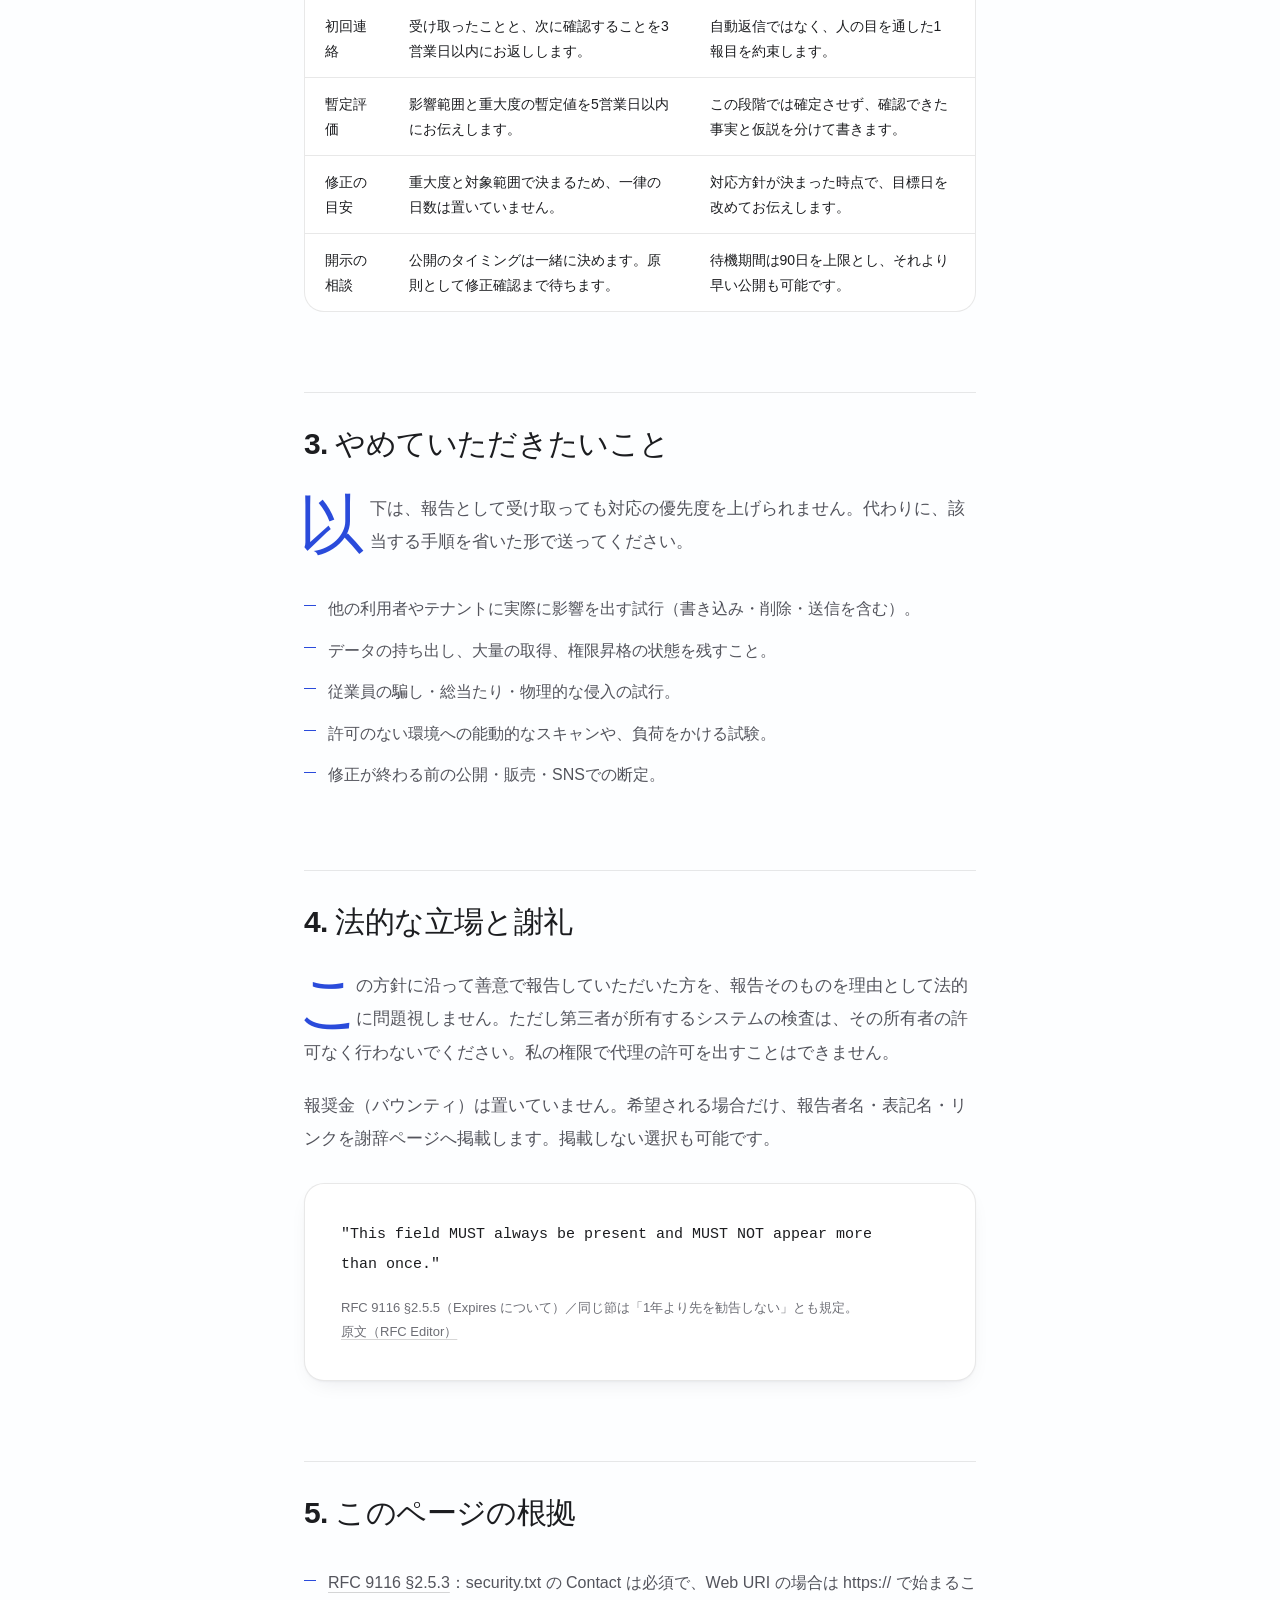
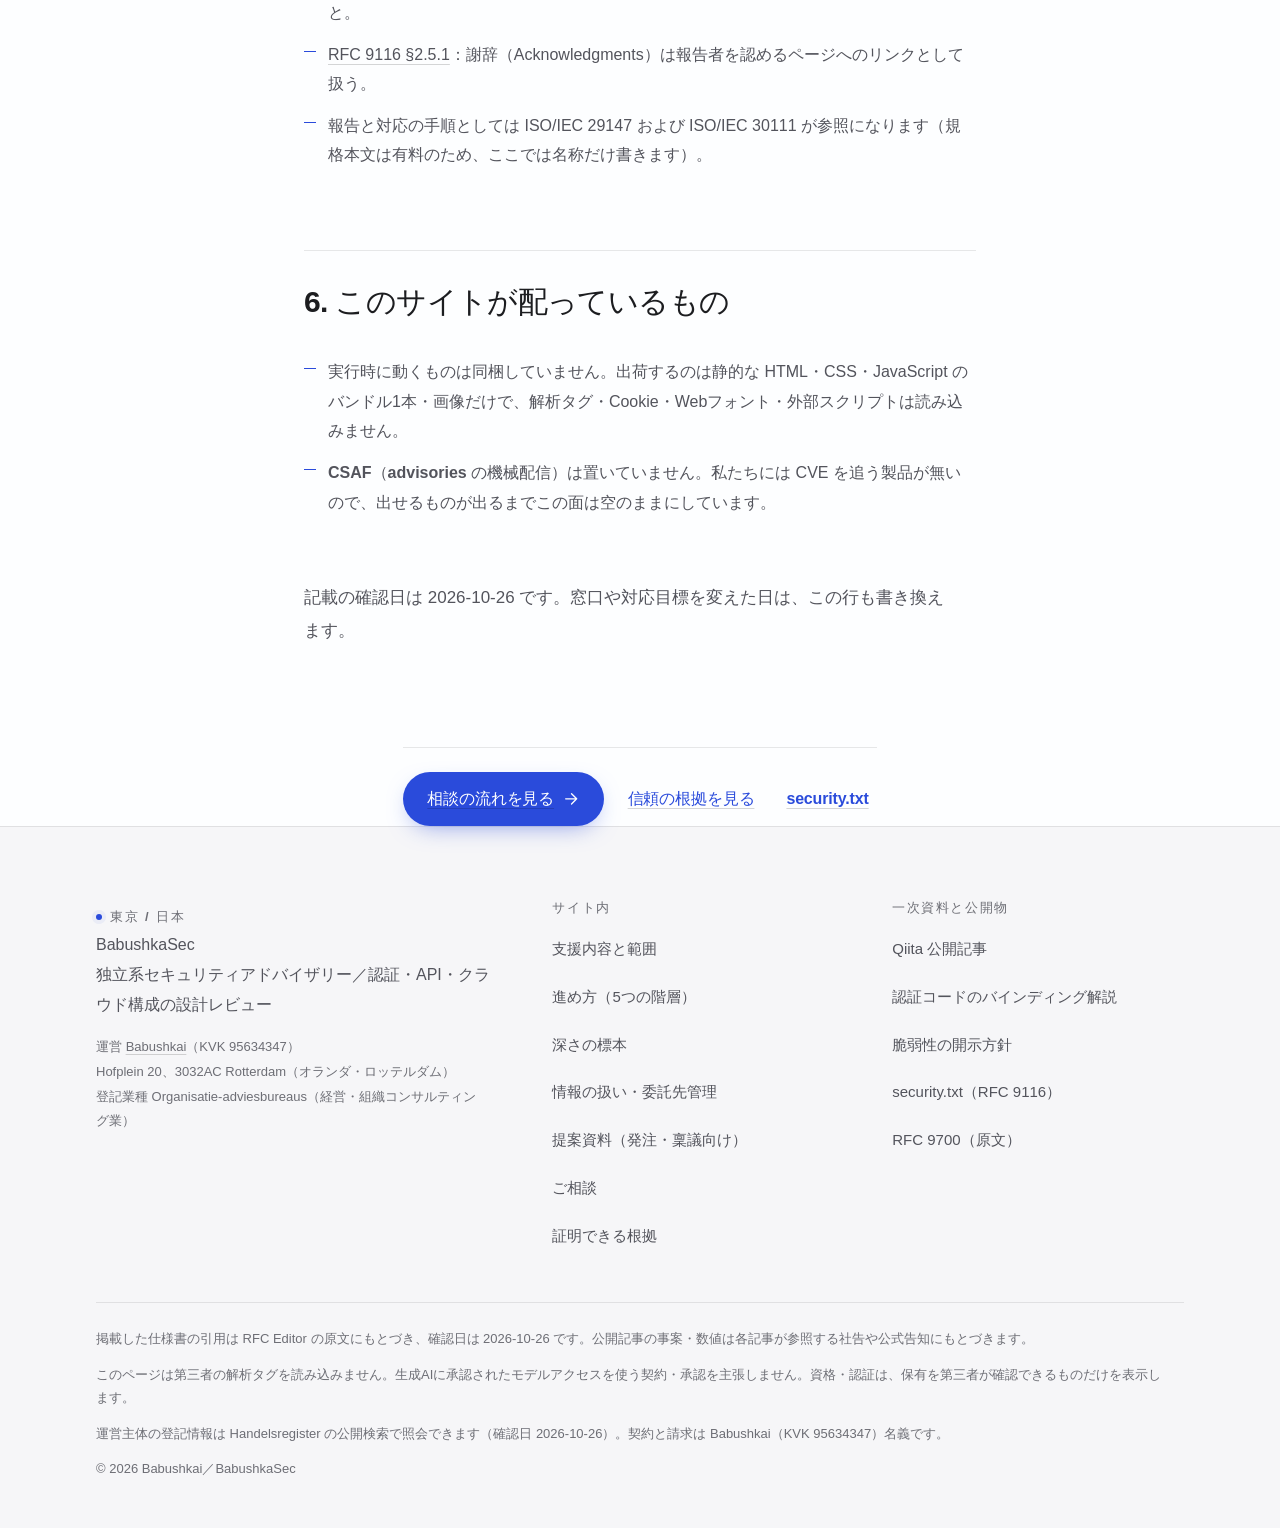
<file: disclosure/index.html>
<!DOCTYPE html><html lang="ja"><head><meta charset="UTF-8"><meta name="viewport" content="width=device-width, initial-scale=1"><meta http-equiv="Content-Security-Policy" content="default-src 'self'; script-src 'self'; style-src 'self'; img-src 'self' data:; font-src 'self'; connect-src 'self'; object-src 'none'; base-uri 'self'; form-action 'none'"><meta name="referrer" content="strict-origin-when-cross-origin"><meta name="view-transition" content="same-origin"><title>脆弱性の開示方針｜BabushkaSec</title><meta name="description" content="報告の窓口、対応目標、やめていただきたいこと、法的な立場を先に公開しています。"><link rel="canonical" href="https://security.babushkai.com/disclosure/"><link rel="icon" href="/favicon.svg" type="image/svg+xml"><link rel="apple-touch-icon" href="/apple-touch-icon.png"><meta name="robots" content="noindex, nofollow"><meta property="og:type" content="website"><meta property="og:locale" content="ja_JP"><meta property="og:site_name" content="BabushkaSec"><meta property="og:title" content="脆弱性の開示方針｜BabushkaSec"><meta property="og:description" content="報告の窓口、対応目標、やめていただきたいこと、法的な立場を先に公開しています。"><meta property="og:url" content="https://security.babushkai.com/disclosure/"><meta property="og:image" content="https://security.babushkai.com/og/disclosure.png"><meta property="og:image:width" content="1200"><meta property="og:image:height" content="630"><meta property="og:image:alt" content="脆弱性の開示方針：窓口と対応目標"><meta name="twitter:card" content="summary_large_image"><meta name="theme-color" content="#fdfeff"><!-- 構造化データ（JSON-LD は data block なので CSP の実行対象ではない）。値の組み立ては src/data/schema.ts --><script type="application/ld+json">{"@context":"https://schema.org","@graph":[{"@type":"ProfessionalService","@id":"https://security.babushkai.com/#organization","name":"BabushkaSec","legalName":"Babushkai","url":"https://security.babushkai.com/","description":"東京の独立系セキュリティアドバイザリー。認証・API・クラウド構成の設計レビューを、公表資料・仕様書・設定・コード・実行結果の5階層に降りて、推測と確認を分けたまま届けます。","email":"daisuke.kuwabara@babushkai.com","foundingDate":"2024-11","identifier":{"@type":"PropertyValue","propertyID":"オランダ商工会議所（Kamer van Koophandel）の Handelsregister の登記番号","value":"95634347"},"areaServed":{"@type":"Place","name":"東京 / 日本"},"sameAs":["https://qiita.com/emi_ndk"],"availableService":[{"@type":"Service","name":"アーキテクチャレビュー","description":"仕様書の意図と、実装された前提のズレを特定します。 手元に残るもの：判断サマリ（経営層向け・数ページ） / 階層別の論点一覧（根拠のリンク付き） / 優先順位つきの改善案と再検証の条件"},{"@type":"Service","name":"Web・API 実装レビュー","description":"「直せる形」で返すために、コードと挙動まで読みます。 手元に残るもの：論点ごとの根拠（設定値・コード位置・実行結果） / そのまま送れる再現手順と期待応答 / 修正方針と回帰テスト案"},{"@type":"Service","name":"継続アドバイザリー","description":"レビューで終わらせず、設計判断に残ります。 手元に残るもの：判断の根拠が残る合意記録 / 開いたままの論点リスト（次回に続く形で） / 四半期ごとの改善計画の更新"}]},{"@type":"WebSite","@id":"https://security.babushkai.com/#website","url":"https://security.babushkai.com/","name":"BabushkaSec","inLanguage":"ja","publisher":{"@id":"https://security.babushkai.com/#organization"}}]}</script><link rel="stylesheet" href="/_astro/style.CCUI2ik-.css"></head><body><a class="skip-link" href="#main">本文へ移動</a><header class="site-header"><div class="shell header-inner"><a class="brand" href="/" aria-label="BabushkaSec ホーム"><svg viewBox="0 0 24 24" aria-hidden="true" fill="none"><rect x="1.5" y="1.5" width="21" height="21" rx="6" stroke="currentColor" stroke-width="1.6"></rect><path d="M8 7.5h4.6a2.9 2.9 0 0 1 0 5.8H8V7.5Zm0 5.8h5.2a3.05 3.05 0 0 1 0 6.1H8v-6.1Z" stroke="currentColor" stroke-width="1.6" stroke-linejoin="round"></path></svg><span>BabushkaSec</span></a><nav class="primary-nav" aria-label="メインナビゲーション"><div class="nav-links" id="site-nav" popover="auto"><a href="/services/">支援内容</a><a href="/#method">進め方</a><a href="/#depth">深さの標本</a><a href="/proposal/">提案資料</a></div><a class="btn btn-primary header-cta" href="/contact/">相談する</a><button class="menu-btn" type="button" popovertarget="site-nav"><svg viewBox="0 0 24 24" fill="none" aria-hidden="true"><path d="M4 8.5h16M4 15.5h16" stroke="currentColor" stroke-width="1.8" stroke-linecap="round"></path></svg><span class="visually-hidden">メニュー</span></button></nav></div></header><main id="main"><div class="shell article"><header class="article-head"><p class="eyebrow" data-reveal><span class="dot" aria-hidden="true"></span>Disclosure / 開示方針</p><h1 data-reveal data-step="1">「見つけた」は、<br>報告の始まりです。</h1><p class="lead" data-reveal data-step="2">脆弱性を見つけたときに迷わないよう、窓口・対応目標・やめていただきたいことを先に置いておきます。報奨金はありませんが、返事を送る時間と、公開の相談は約束します。</p></header><div class="article-body"><h2 id="report">1. 報告のしかた</h2><p><a href="mailto:daisuke.kuwabara@babushkai.com">メールで相談する</a>から送ってください。件名は空欄で構いません。日本語・英語、どちらも歓迎します。</p><p>現時点で OpenPGP の公開鍵は置いていません。そのため、<b>認証情報・顧客データ・生ログそのものは最初に送らないでください</b>。「どの経路で、何が起きるか」を再現できる最小の手順だけで足ります。必要なものがあればこちらから個別にお聞きします。</p><div class="callout"><h3>報告に書いてあると助かること</h3><p>対象のURLまたは機能・再現手順（リクエストとレスポンスの1組）・発生時刻・影響を受けそうな利用者・試していない追加の影響。スキャン出力の羅列より、通った1本の請求のほうが早く動けます。</p></div><h2 id="targets">2. こちらが引き受ける目標</h2><p>下表は目標であり、保証ではありません。遅れる理由は必ず連絡します。対応は善意の報告があった場合を前提に、範囲を絞って進めます。</p><div class="table-wrap"><table><caption>対応目標（確約ではなく目標値）</caption><thead><tr><th scope="col">段階</th><th scope="col">目安</th><th scope="col">補足</th></tr></thead><tbody><tr><th scope="row">初回連絡</th><td>受け取ったことと、次に確認することを3営業日以内にお返しします。</td><td>自動返信ではなく、人の目を通した1報目を約束します。</td></tr><tr><th scope="row">暫定評価</th><td>影響範囲と重大度の暫定値を5営業日以内にお伝えします。</td><td>この段階では確定させず、確認できた事実と仮説を分けて書きます。</td></tr><tr><th scope="row">修正の目安</th><td>重大度と対象範囲で決まるため、一律の日数は置いていません。</td><td>対応方針が決まった時点で、目標日を改めてお伝えします。</td></tr><tr><th scope="row">開示の相談</th><td>公開のタイミングは一緒に決めます。原則として修正確認まで待ちます。</td><td>待機期間は90日を上限とし、それより早い公開も可能です。</td></tr></tbody></table></div><h2 id="avoid">3. やめていただきたいこと</h2><p>以下は、報告として受け取っても対応の優先度を上げられません。代わりに、該当する手順を省いた形で送ってください。</p><ul class="principles"><li>他の利用者やテナントに実際に影響を出す試行（書き込み・削除・送信を含む）。</li><li>データの持ち出し、大量の取得、権限昇格の状態を残すこと。</li><li>従業員の騙し・総当たり・物理的な侵入の試行。</li><li>許可のない環境への能動的なスキャンや、負荷をかける試験。</li><li>修正が終わる前の公開・販売・SNSでの断定。</li></ul><h2 id="standing">4. 法的な立場と謝礼</h2><p>この方針に沿って善意で報告していただいた方を、報告そのものを理由として法的に問題視しません。ただし第三者が所有するシステムの検査は、その所有者の許可なく行わないでください。私の権限で代理の許可を出すことはできません。</p><p>報奨金（バウンティ）は置いていません。希望される場合だけ、報告者名・表記名・リンクを謝辞ページへ掲載します。掲載しない選択も可能です。</p><div class="pullquote"><p>"This field MUST always be present and MUST NOT appear more than once."</p><cite>RFC 9116 §2.5.5（Expires について）／同じ節は「1年より先を勧告しない」とも規定。<br><a href="https://www.rfc-editor.org/rfc/rfc9116.html#section-2.5.5" target="_blank" rel="noopener noreferrer">原文（RFC Editor）</a></cite></div><h2 id="basis">5. このページの根拠</h2><ul class="principles"><li><a href="https://www.rfc-editor.org/rfc/rfc9116.html#section-2.5.3" target="_blank" rel="noopener noreferrer">RFC 9116 §2.5.3</a>：security.txt の Contact は必須で、Web URI の場合は https:// で始まること。</li><li><a href="https://www.rfc-editor.org/rfc/rfc9116.html#section-2.5.1" target="_blank" rel="noopener noreferrer">RFC 9116 §2.5.1</a>：謝辞（Acknowledgments）は報告者を認めるページへのリンクとして扱う。</li><li>報告と対応の手順としては ISO/IEC 29147 および ISO/IEC 30111 が参照になります（規格本文は有料のため、ここでは名称だけ書きます）。</li></ul><h2 id="site">6. このサイトが配っているもの</h2><ul class="principles"><li><b>実行時に動くものは同梱していません。</b>出荷するのは静的な HTML・CSS・JavaScript のバンドル1本・画像だけで、解析タグ・Cookie・Webフォント・外部スクリプトは読み込みません。</li><li><b>CSAF（advisories の機械配信）は置いていません。</b>私たちには CVE を追う製品が無いので、出せるものが出るまでこの面は空のままにしています。</li></ul><p class="footnote">記載の確認日は 2026-10-26 です。窓口や対応目標を変えた日は、この行も書き換えます。</p><div class="article-nav"><a class="btn btn-primary" href="/#contact">相談の流れを見る<svg class="arrow" viewBox="0 0 24 24" fill="none" aria-hidden="true"><path d="M5 12h14m-6-7 7 7-7 7" stroke="currentColor" stroke-width="1.8" stroke-linecap="round" stroke-linejoin="round"></path></svg></a><a class="btn btn-quiet" href="/#trust">信頼の根拠を見る</a><a class="btn btn-quiet" href="/.well-known/security.txt">security.txt</a></div></div></div></main><footer class="site-footer"><div class="shell"><div class="footer-grid"><div><p class="eyebrow"><span class="dot" aria-hidden="true"></span>東京 / 日本</p><p class="person-role">BabushkaSec<br>独立系セキュリティアドバイザリー／認証・API・クラウド構成の設計レビュー</p><p class="footer-operator">運営 <a href="https://www.kvk.nl/zoeken/?source=kvk&amp;query=babushkai" target="_blank" rel="noopener noreferrer">Babushkai</a>（KVK 95634347）<br>Hofplein 20、3032AC Rotterdam（オランダ・ロッテルダム）<br>登記業種 Organisatie-adviesbureaus（経営・組織コンサルティング業）</p></div><div><h3>サイト内</h3><div class="footer-links"><a href="/services/">支援内容と範囲</a><a href="/#method">進め方（5つの階層）</a><a href="/#depth">深さの標本</a><a href="/data-handling/">情報の扱い・委託先管理</a><a href="/proposal/">提案資料（発注・稟議向け）</a><a href="/contact/">ご相談</a><a href="/#trust">証明できる根拠</a></div></div><div><h3>一次資料と公開物</h3><div class="footer-links"><a href="https://qiita.com/emi_ndk" target="_blank" rel="noopener noreferrer">Qiita 公開記事</a><a href="/notes/oauth-authorization-code/">認証コードのバインディング解説</a><a href="/disclosure/">脆弱性の開示方針</a><a href="/.well-known/security.txt">security.txt（RFC 9116）</a><a href="https://www.rfc-editor.org/rfc/rfc9700.html" target="_blank" rel="noopener noreferrer">RFC 9700（原文）</a></div></div></div><div class="footer-note"><p>掲載した仕様書の引用は RFC Editor の原文にもとづき、確認日は 2026-10-26 です。公開記事の事案・数値は各記事が参照する社告や公式告知にもとづきます。</p><p>このページは第三者の解析タグを読み込みません。生成AIに承認されたモデルアクセスを使う契約・承認を主張しません。資格・認証は、保有を第三者が確認できるものだけを表示します。</p><p>運営主体の登記情報は Handelsregister の公開検索で照会できます（確認日 2026-10-26）。契約と請求は Babushkai（KVK 95634347）名義です。</p><p>&copy; 2026 Babushkai／BabushkaSec</p></div></div></footer><script type="module" src="/_astro/Base.astro_astro_type_script_index_0_lang.D41C5V8o.js"></script></body></html>
</file>
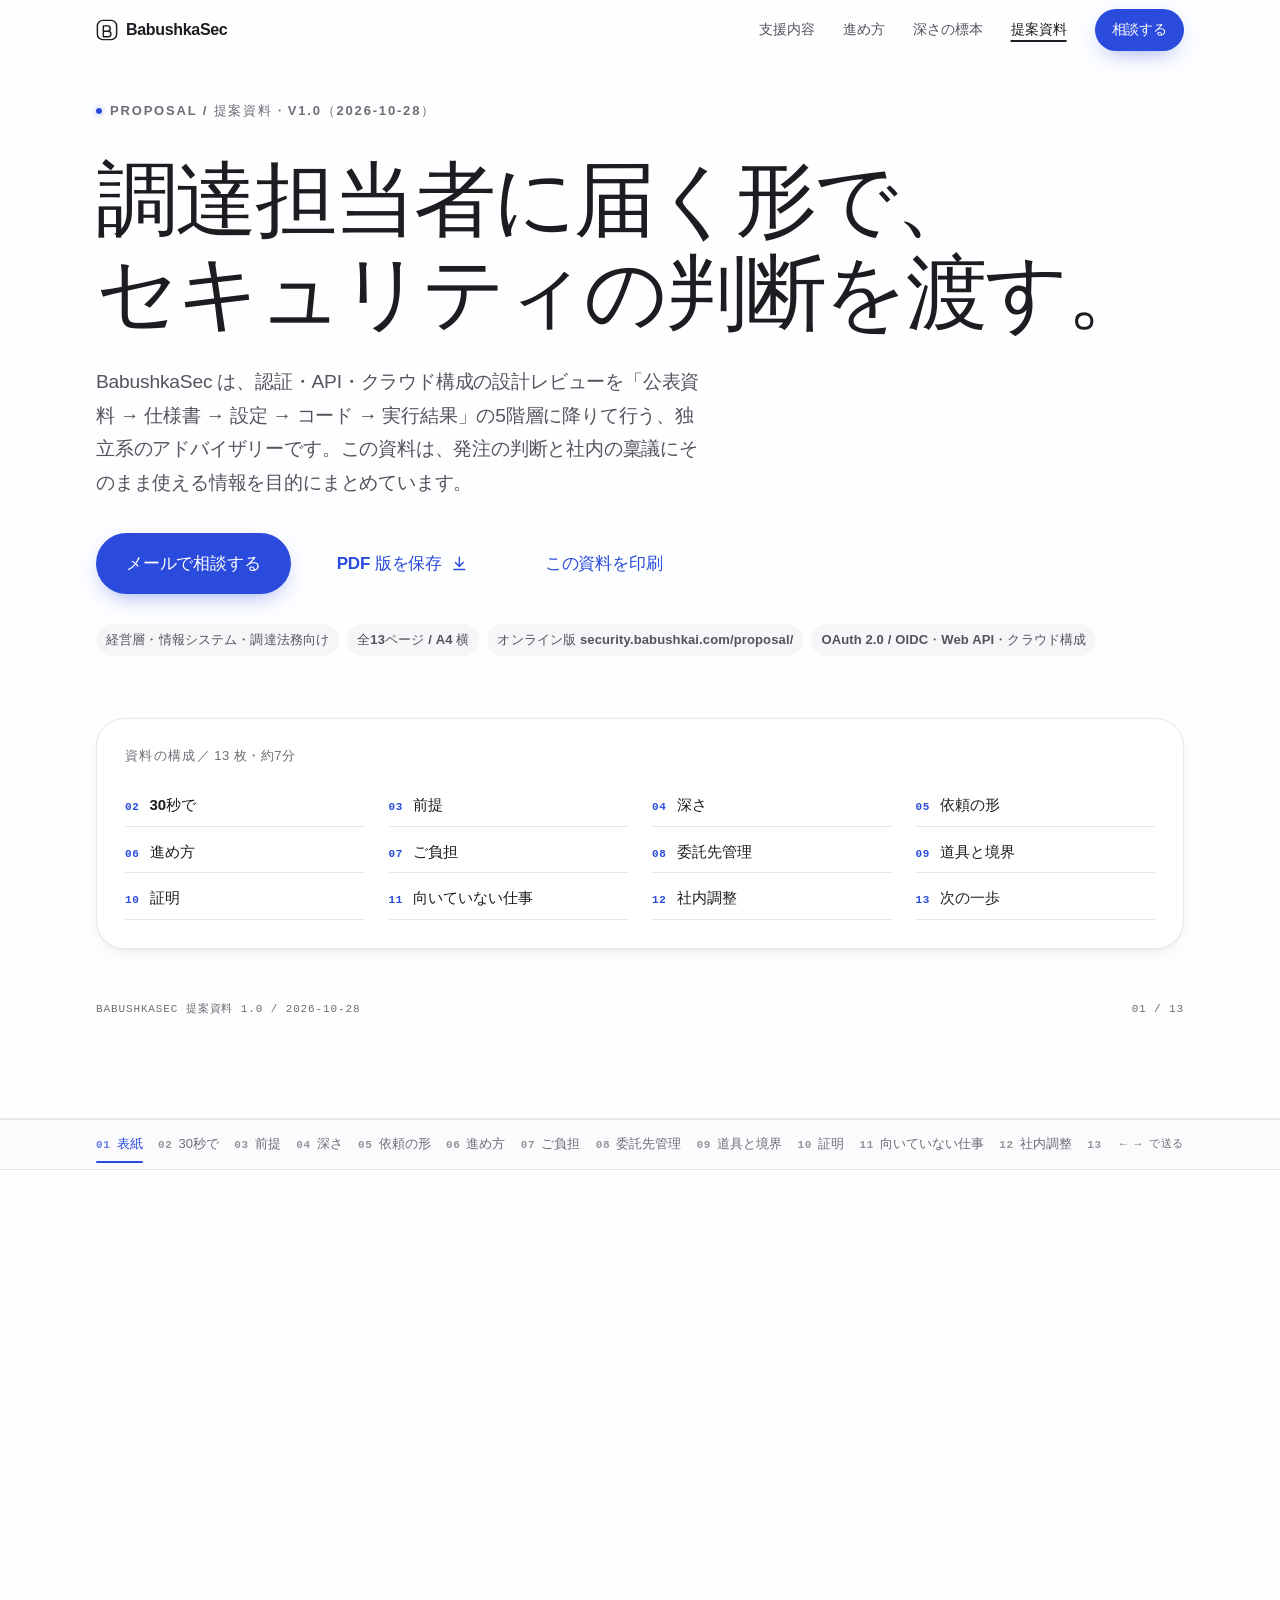
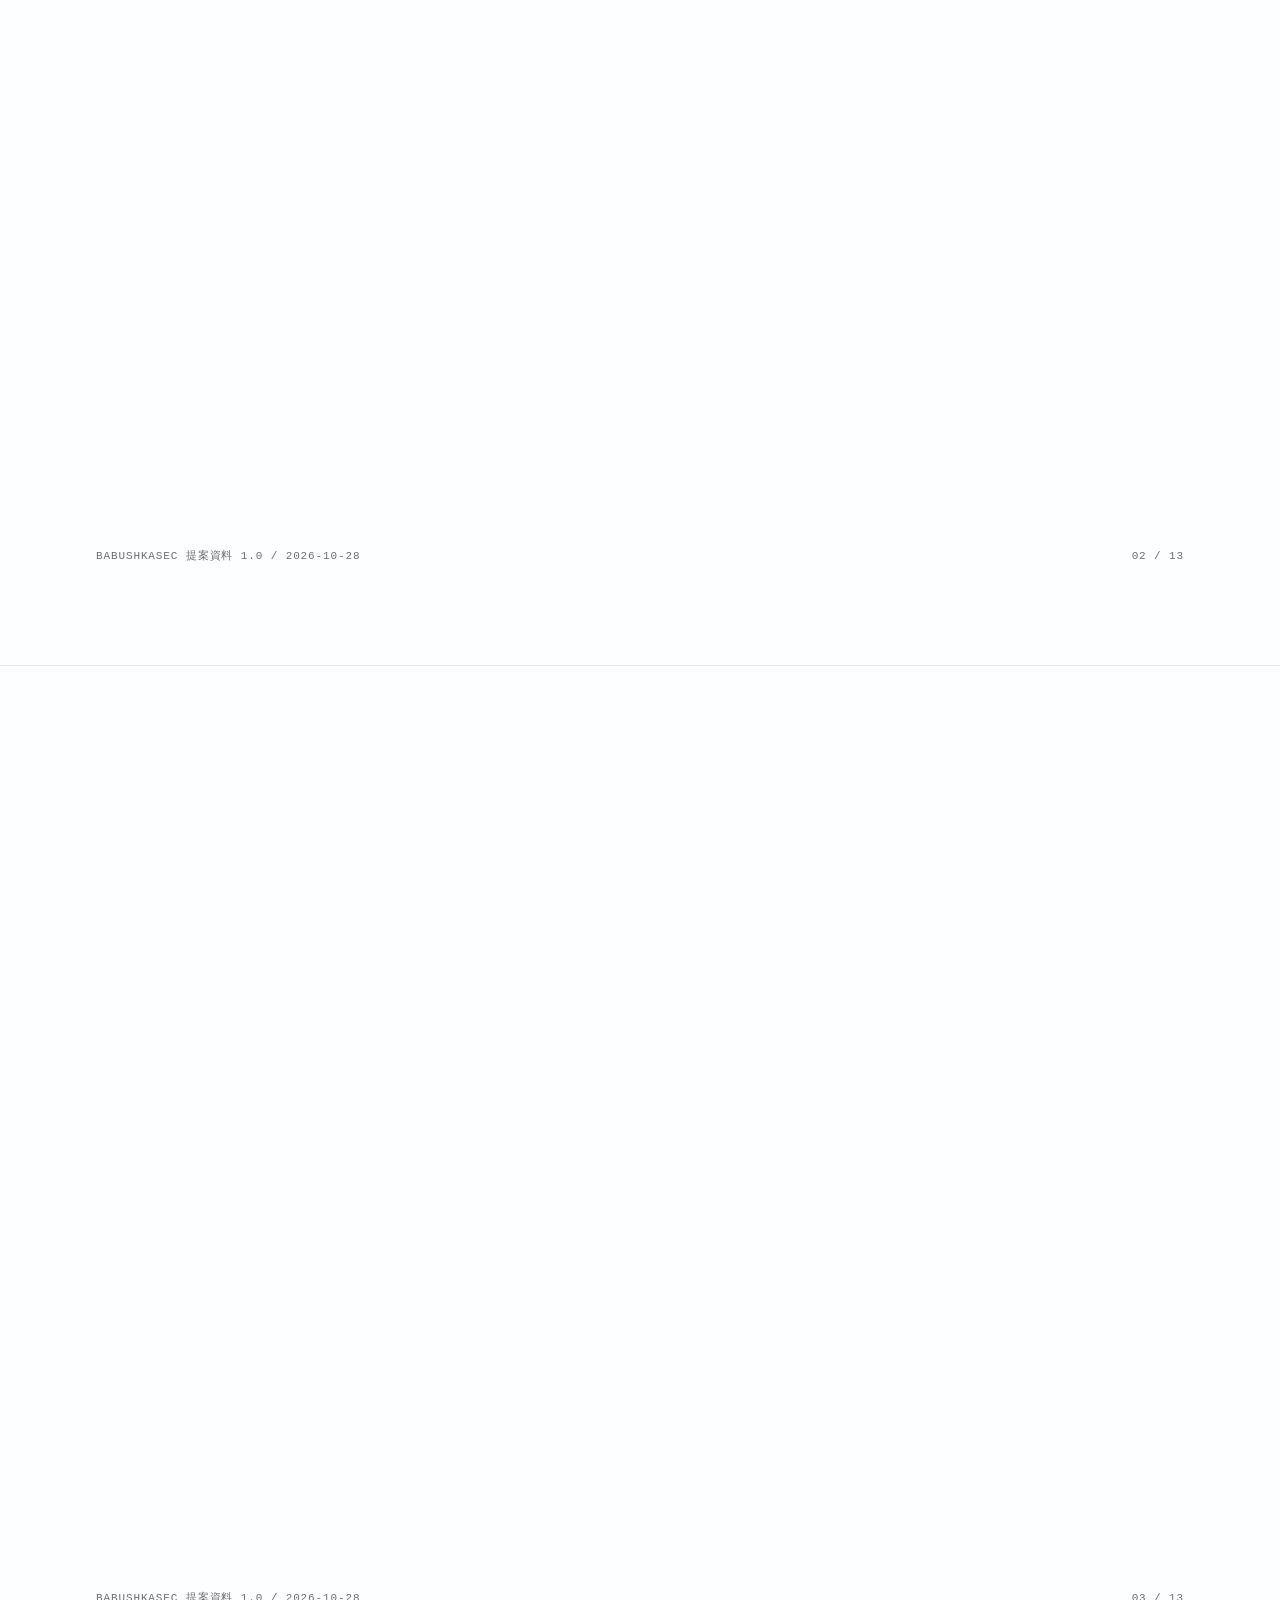
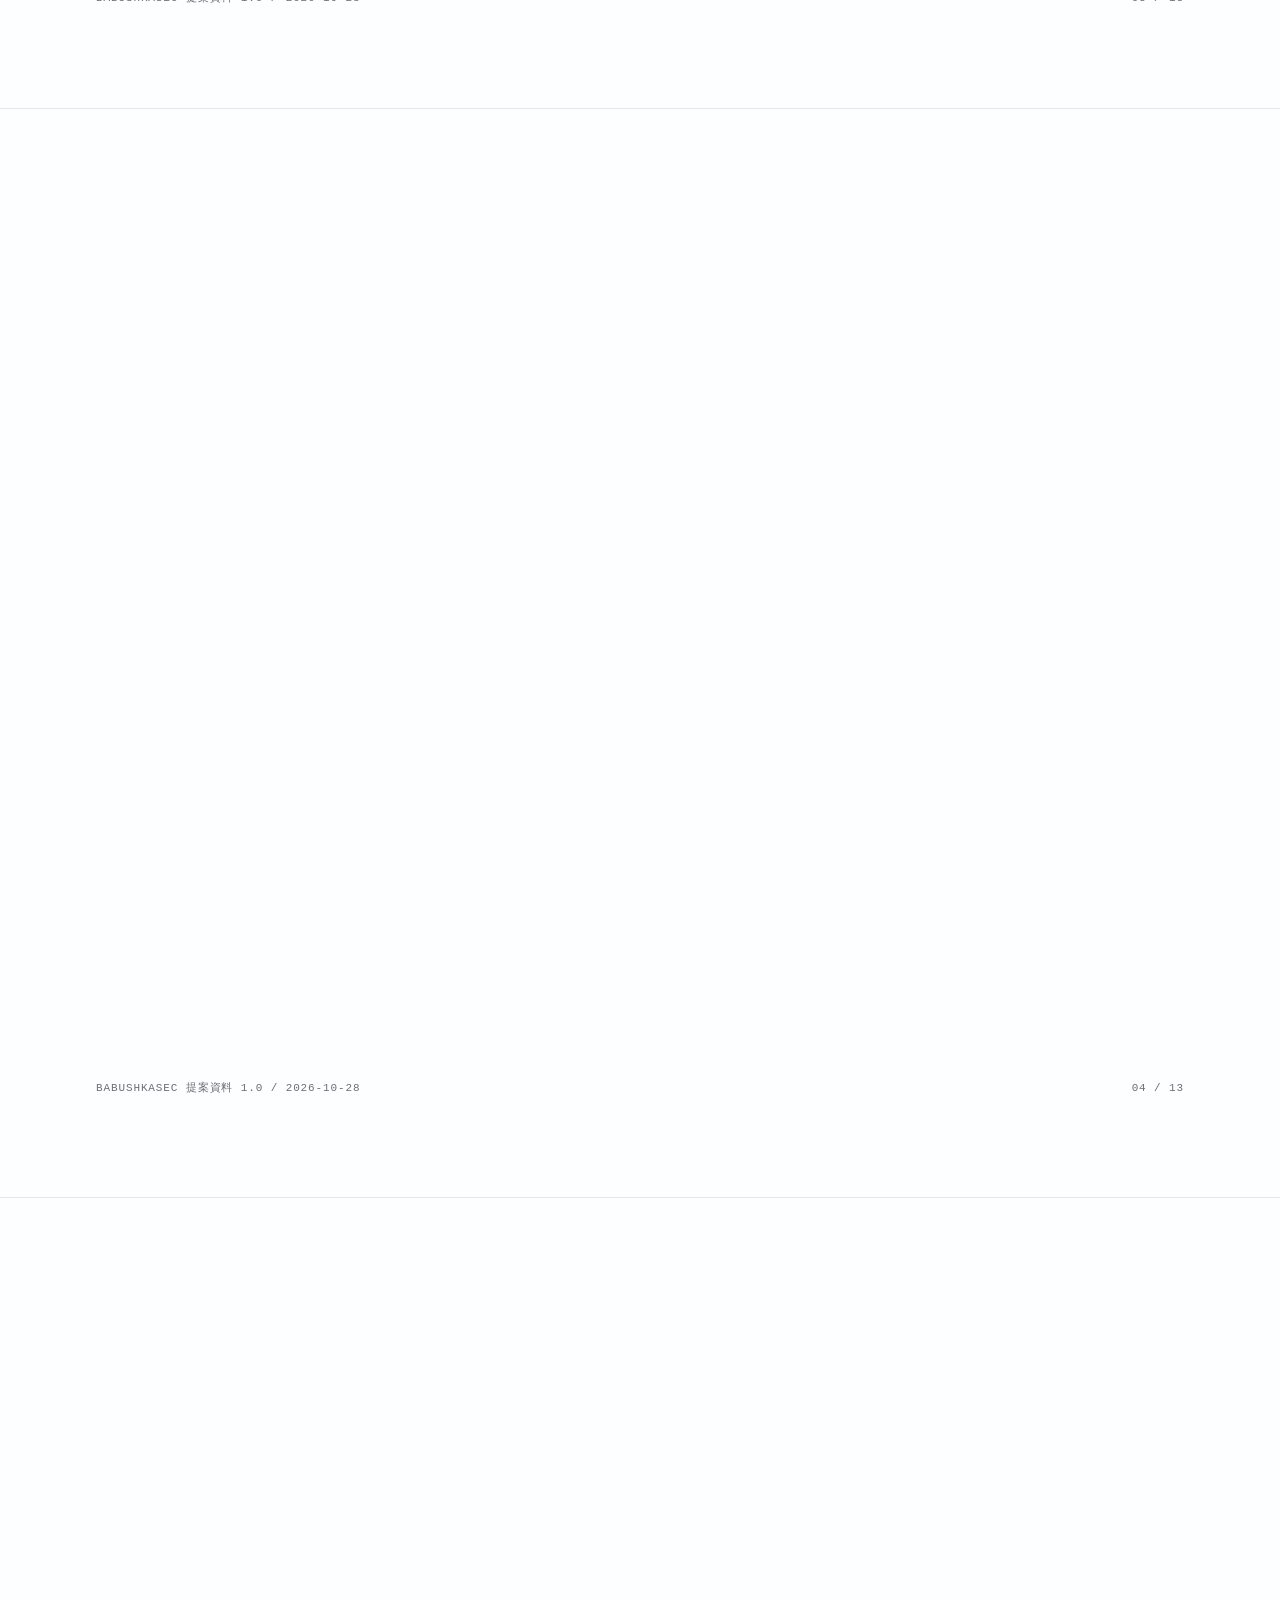
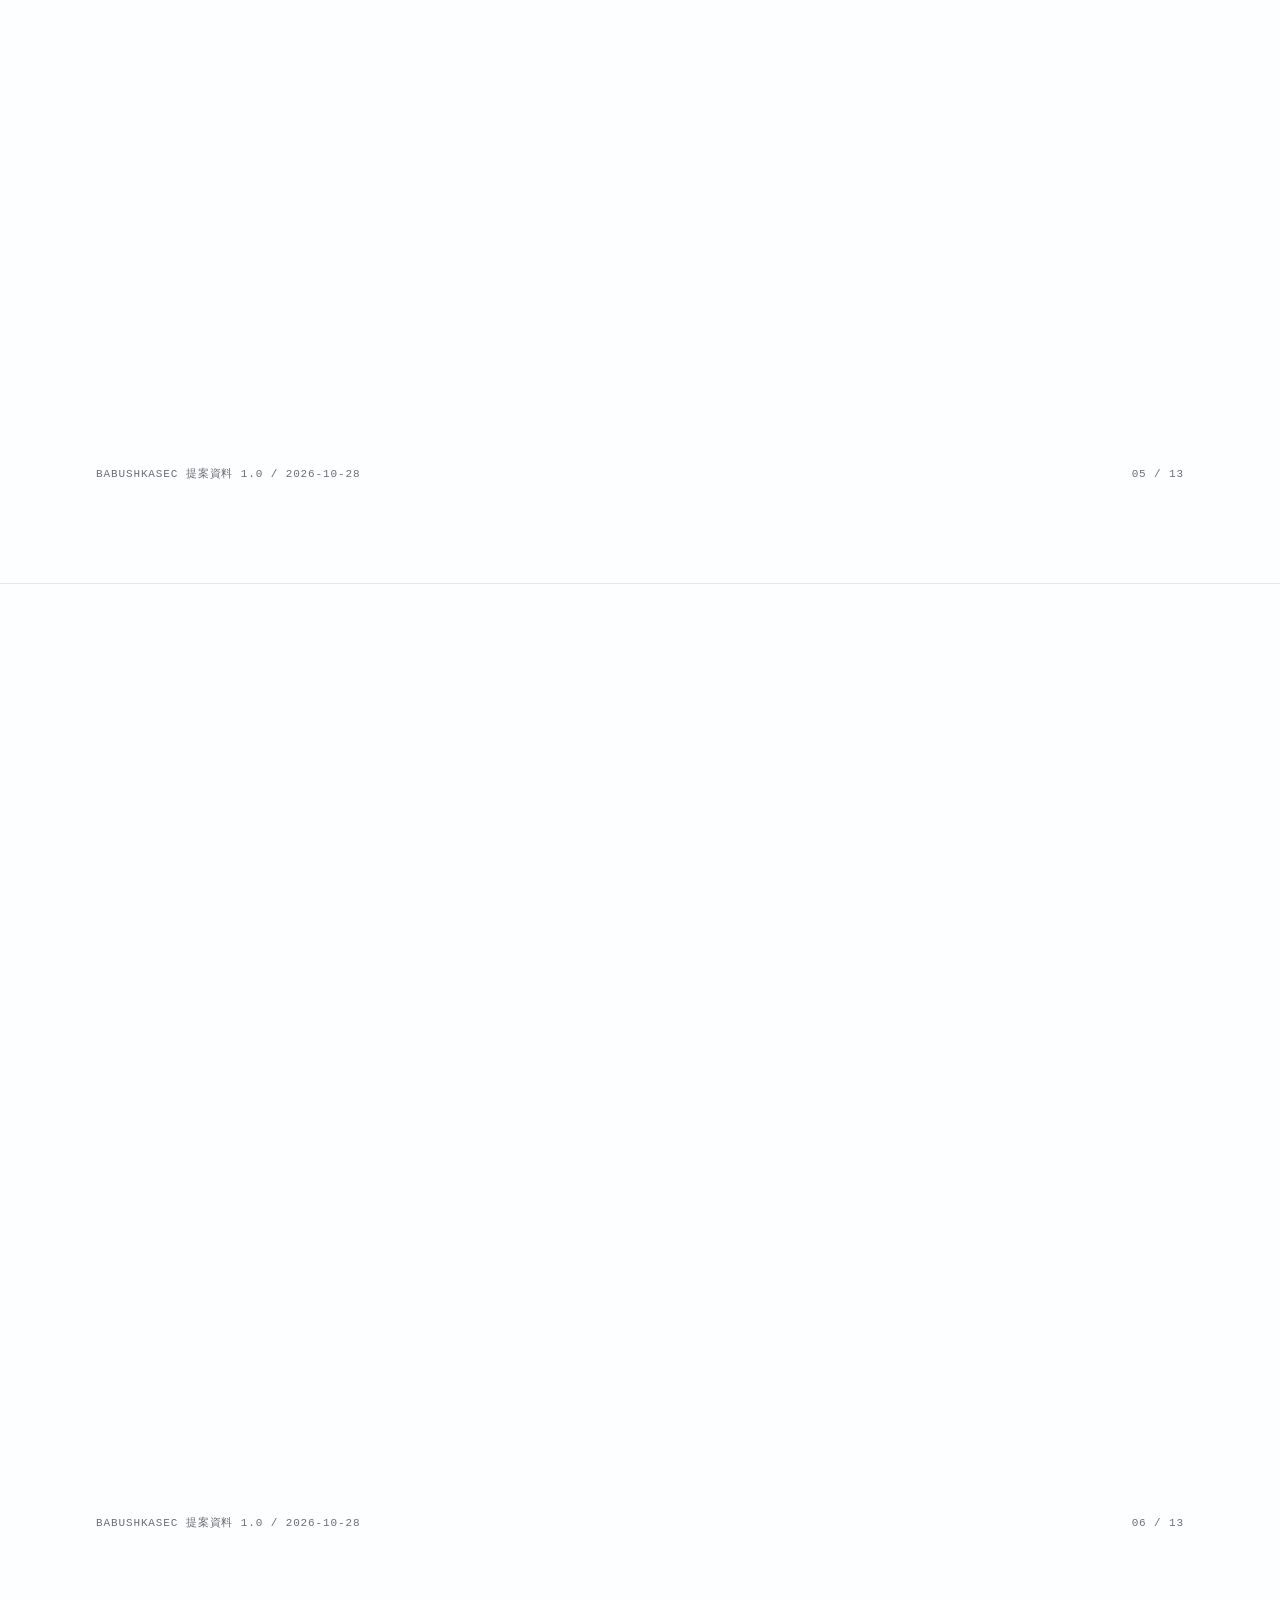
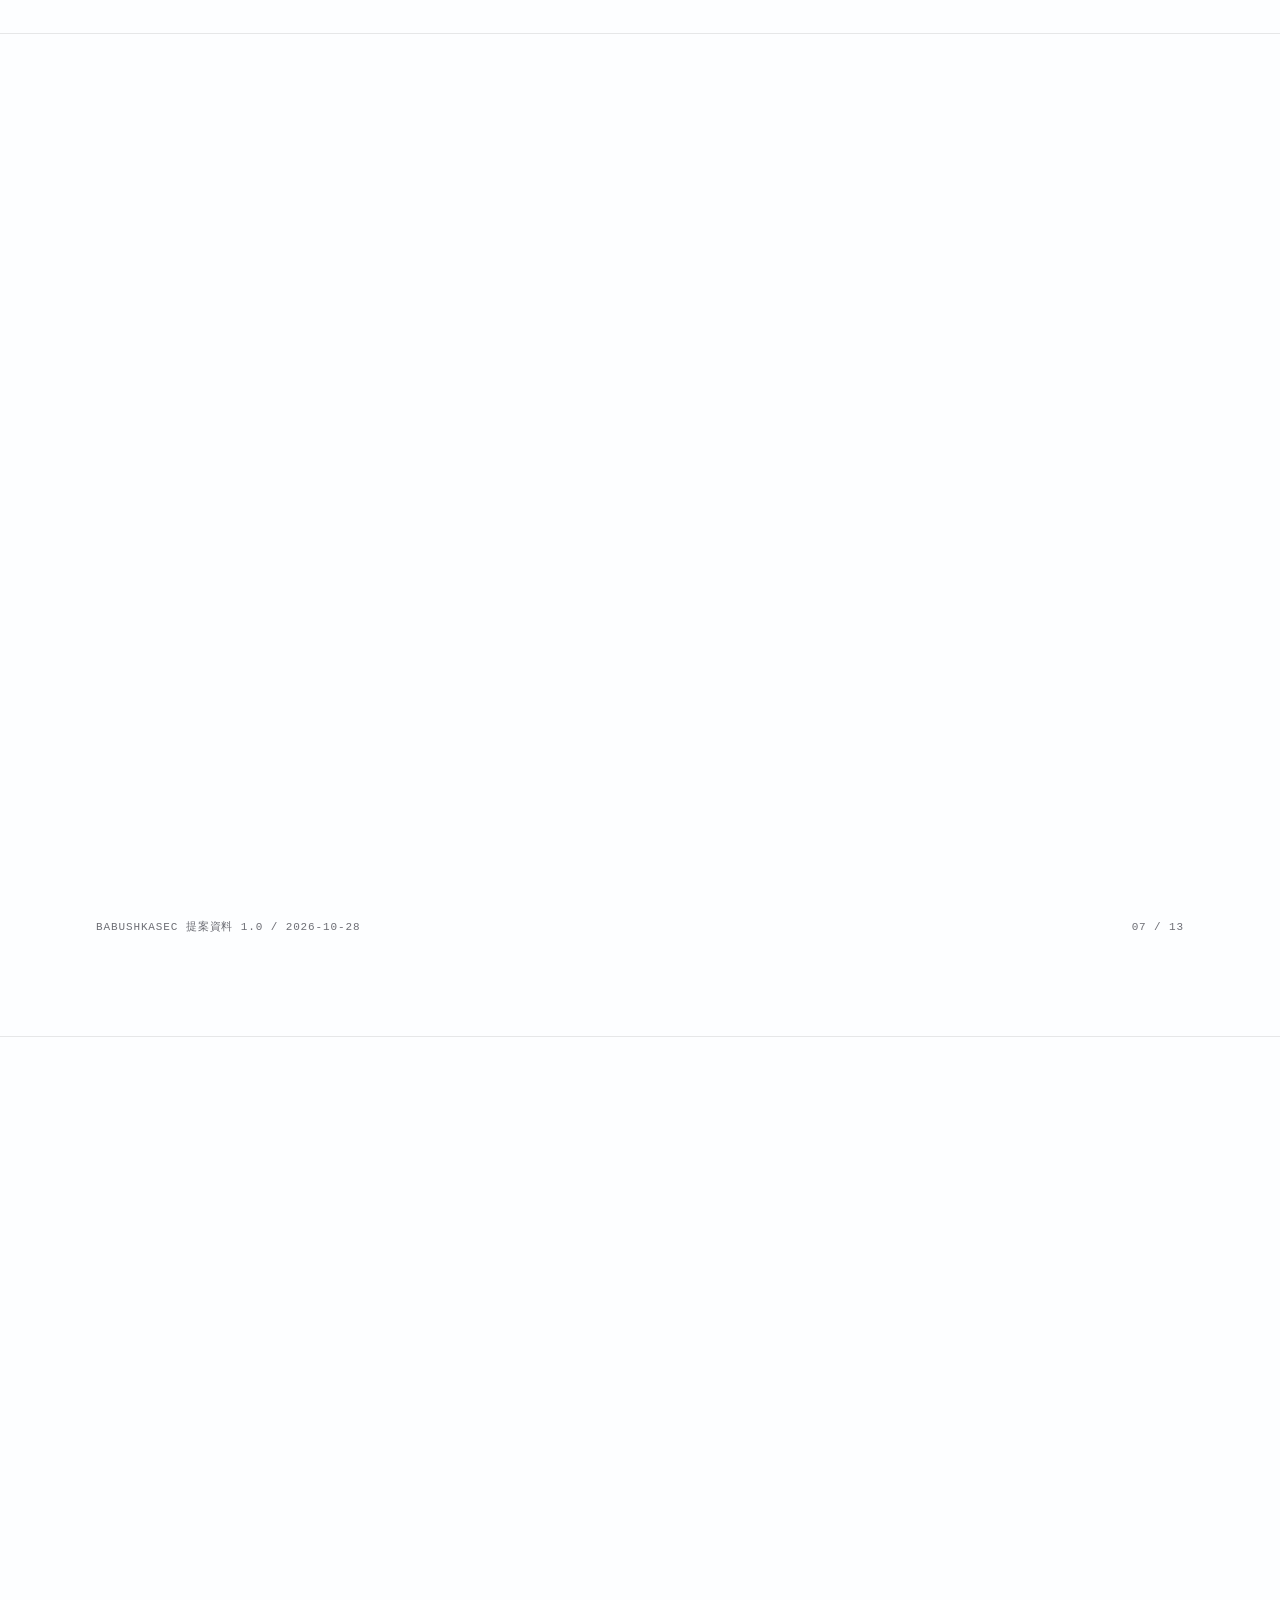
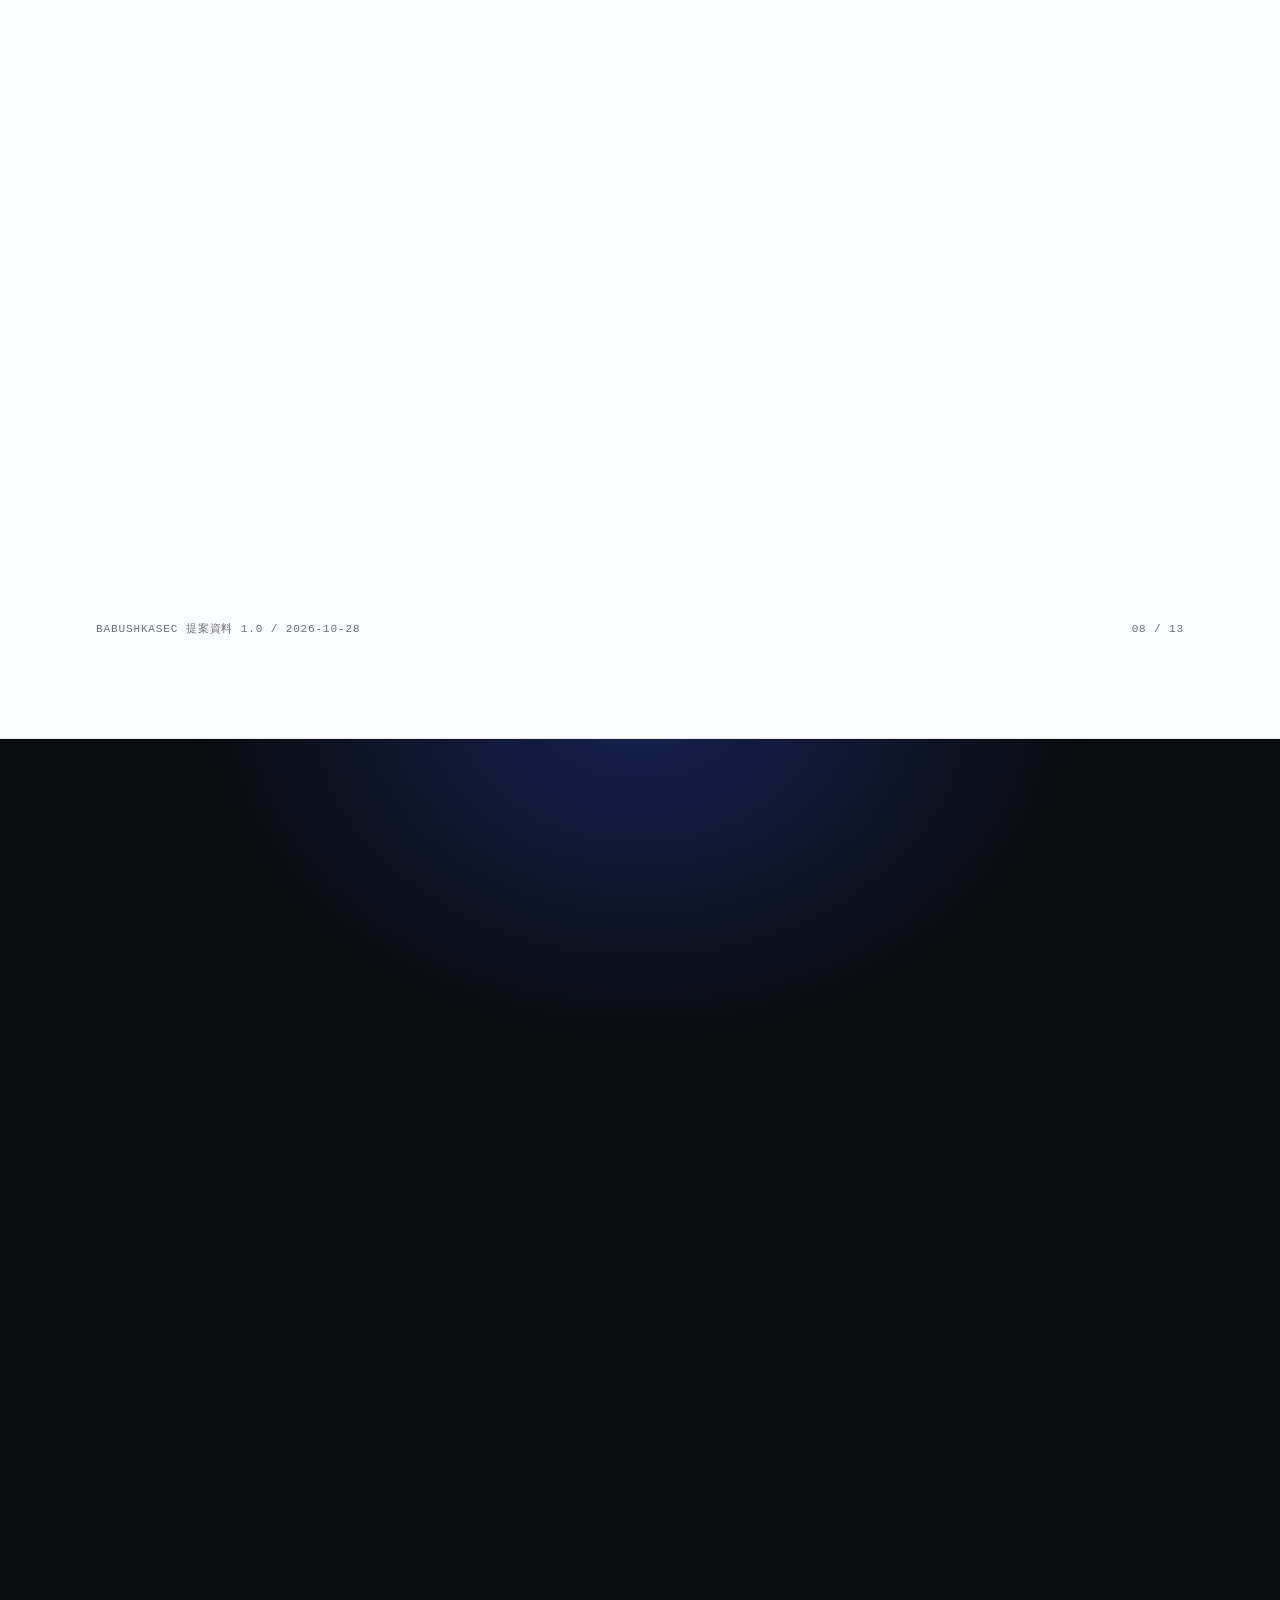
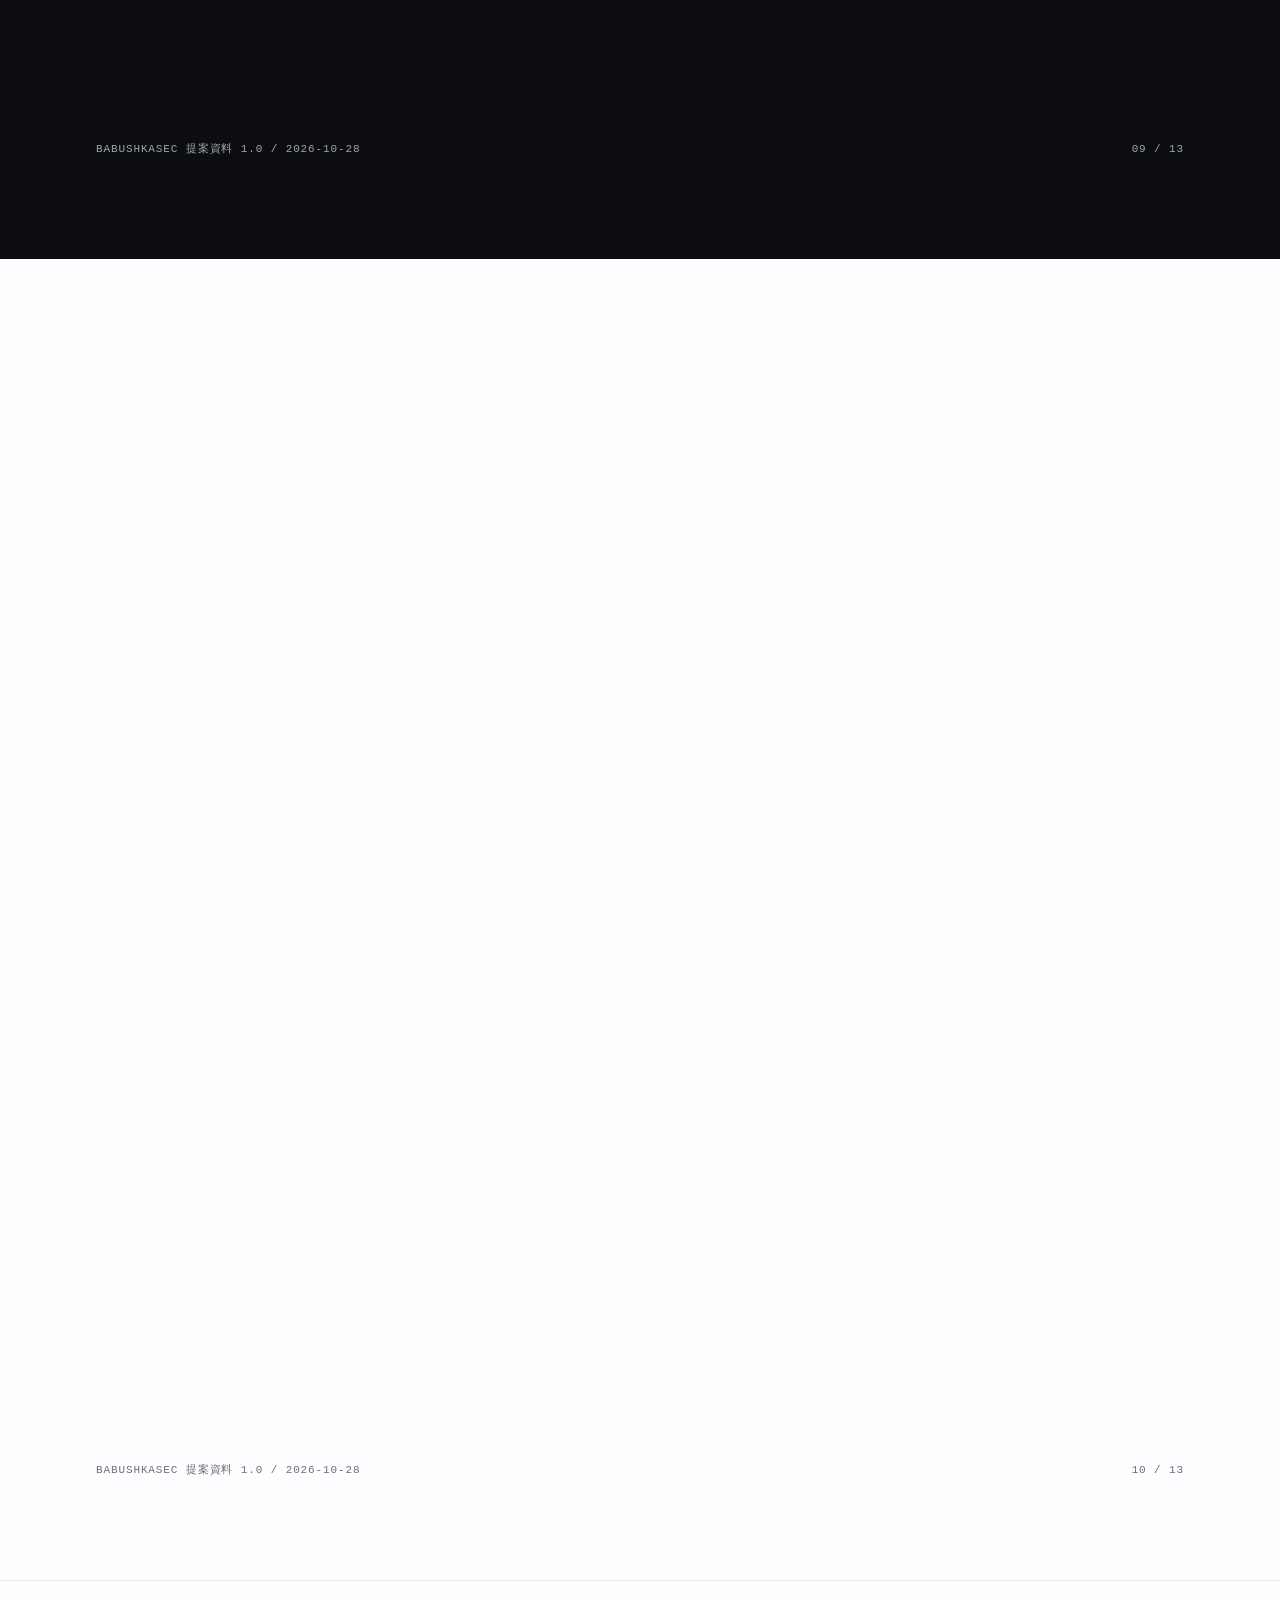
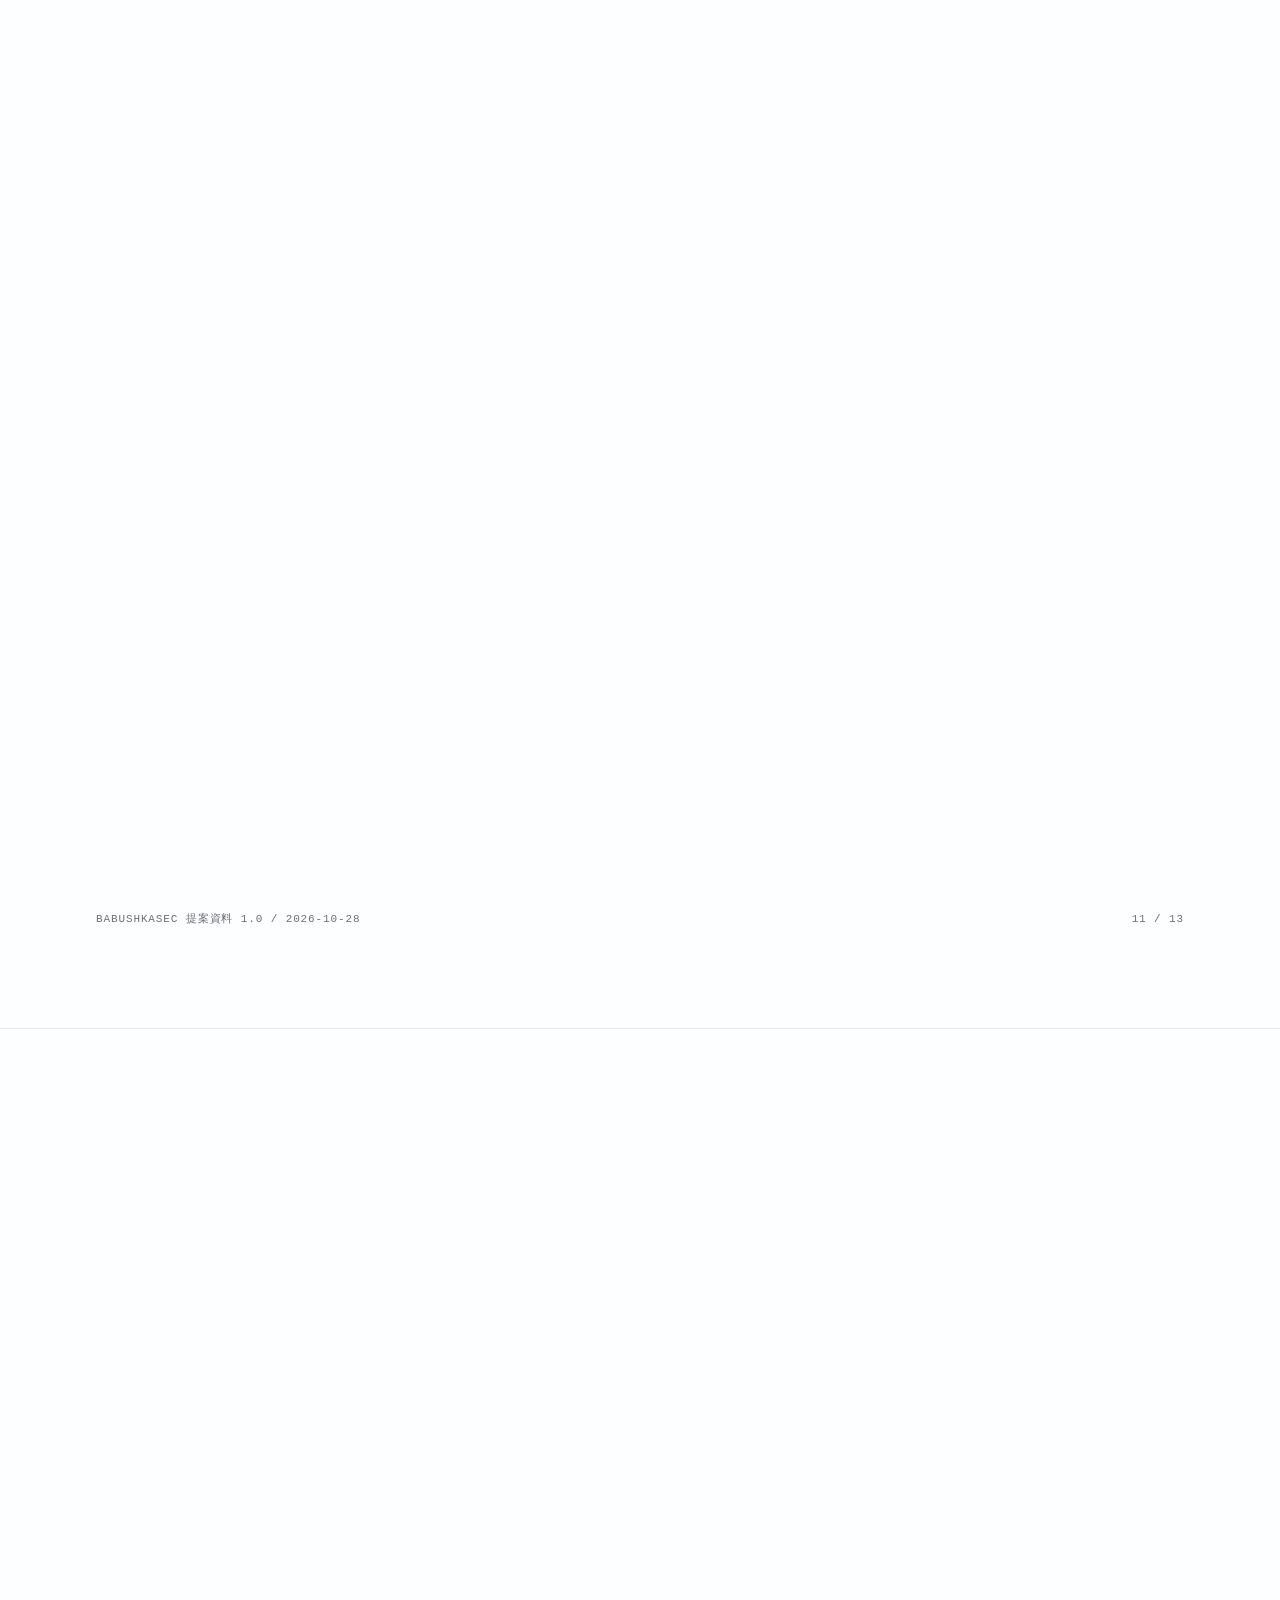
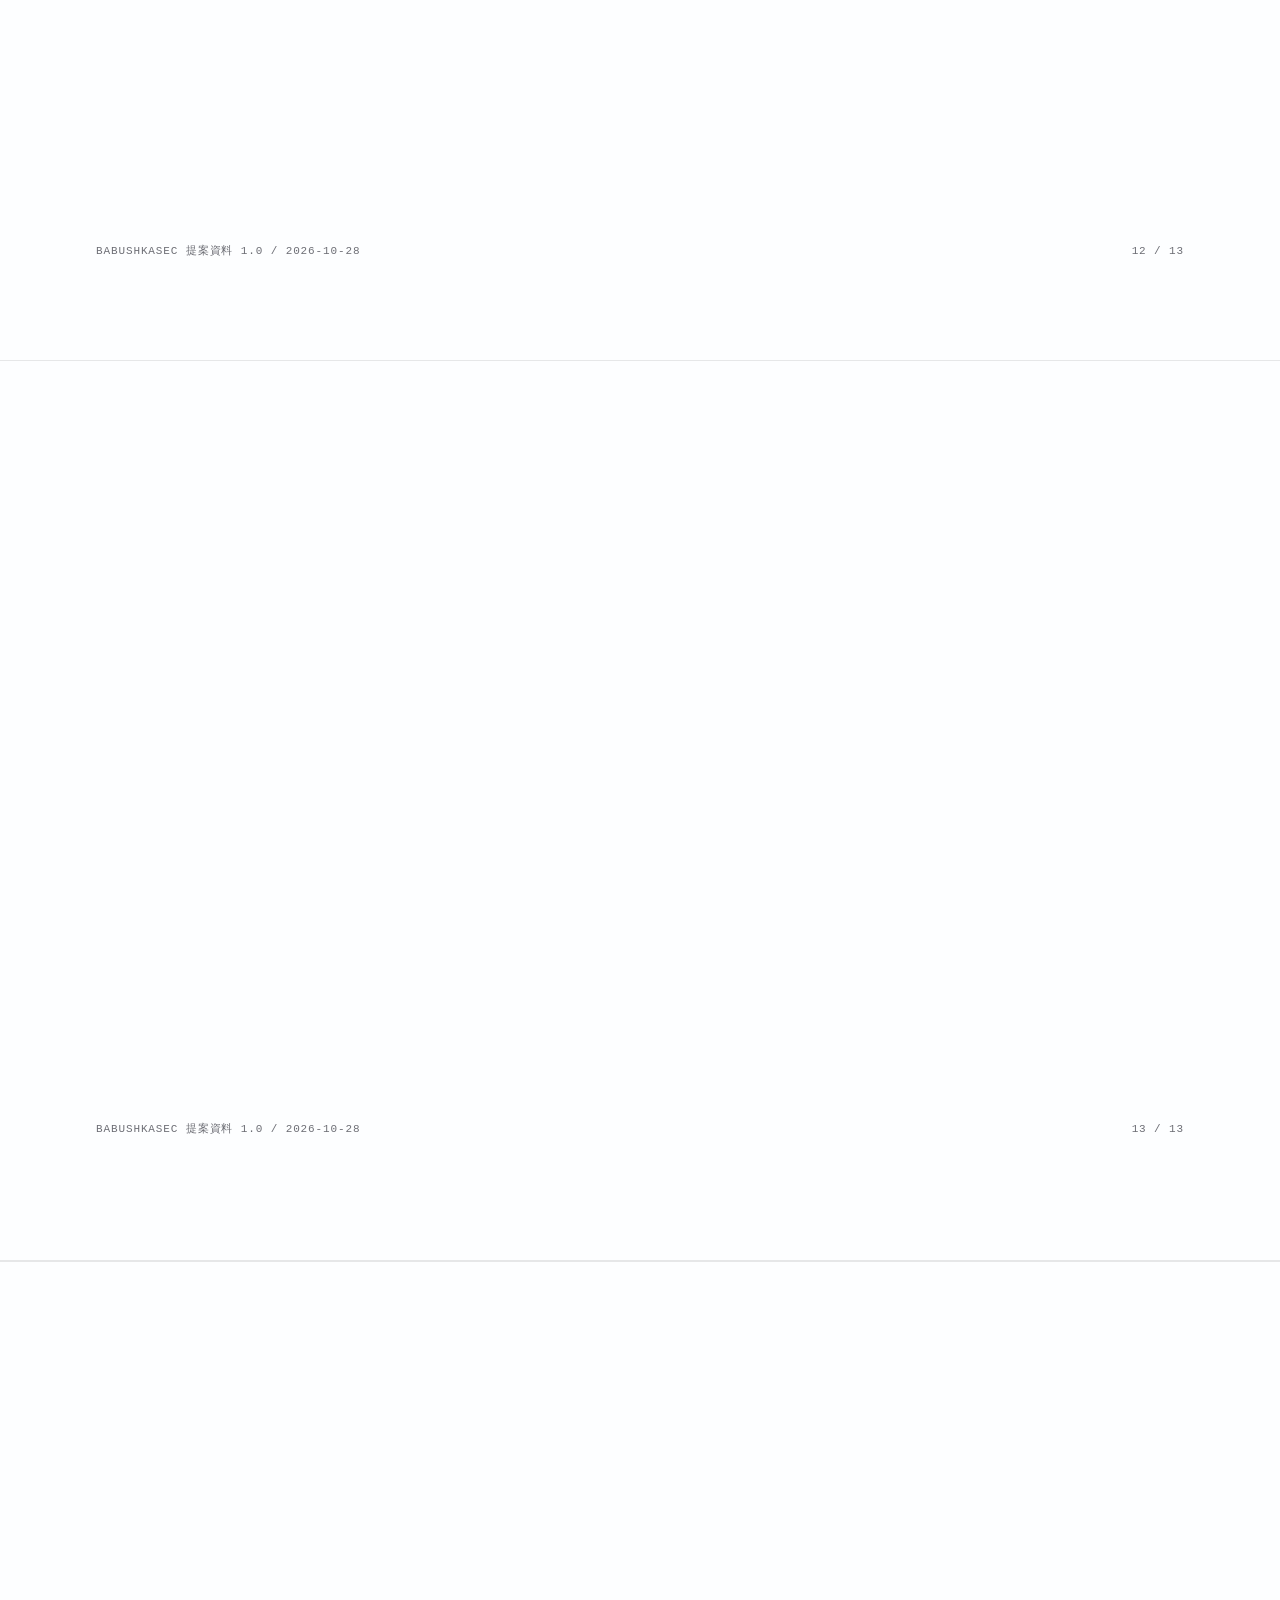
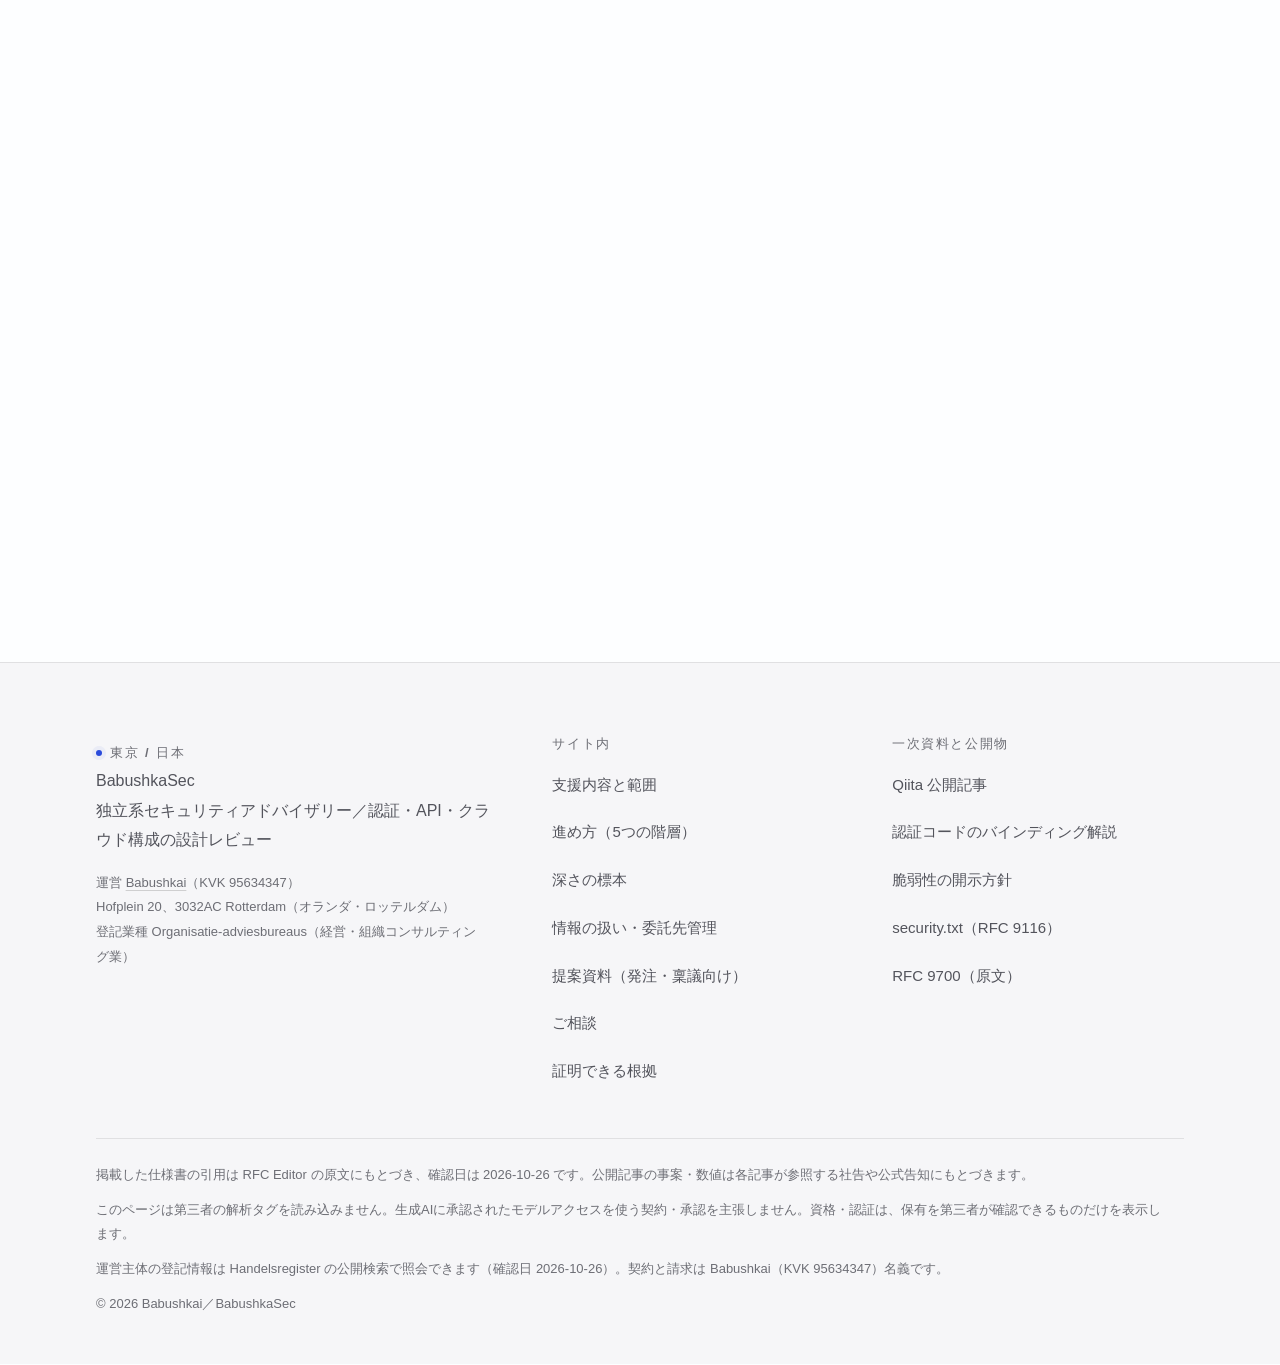
<file: proposal/index.html>
<!DOCTYPE html><html lang="ja"><head><meta charset="UTF-8"><meta name="viewport" content="width=device-width, initial-scale=1"><meta http-equiv="Content-Security-Policy" content="default-src 'self'; script-src 'self'; style-src 'self'; img-src 'self' data:; font-src 'self'; connect-src 'self'; object-src 'none'; base-uri 'self'; form-action 'none'"><meta name="referrer" content="strict-origin-when-cross-origin"><meta name="view-transition" content="same-origin"><title>提案資料｜BabushkaSec</title><meta name="description" content="発注判断と社内稟議に使える提案資料です。依頼できる範囲としない仕事、工数と期間の目安、お客様側の負担、情報の扱い、第三者が確認できる根拠を13枚にまとめました。"><link rel="canonical" href="https://security.babushkai.com/proposal/"><link rel="icon" href="/favicon.svg" type="image/svg+xml"><link rel="apple-touch-icon" href="/apple-touch-icon.png"><meta name="robots" content="noindex, nofollow"><meta property="og:type" content="website"><meta property="og:locale" content="ja_JP"><meta property="og:site_name" content="BabushkaSec"><meta property="og:title" content="提案資料｜BabushkaSec"><meta property="og:description" content="発注判断と社内稟議に使える提案資料です。依頼できる範囲としない仕事、工数と期間の目安、お客様側の負担、情報の扱い、第三者が確認できる根拠を13枚にまとめました。"><meta property="og:url" content="https://security.babushkai.com/proposal/"><meta property="og:image" content="https://security.babushkai.com/og/proposal.png"><meta property="og:image:width" content="1200"><meta property="og:image:height" content="630"><meta property="og:image:alt" content="提案資料：PDF・印刷対応・テキスト版"><meta name="twitter:card" content="summary_large_image"><meta name="theme-color" content="#fdfeff"><!-- 構造化データ（JSON-LD は data block なので CSP の実行対象ではない）。値の組み立ては src/data/schema.ts --><script type="application/ld+json">{"@context":"https://schema.org","@graph":[{"@type":"ProfessionalService","@id":"https://security.babushkai.com/#organization","name":"BabushkaSec","legalName":"Babushkai","url":"https://security.babushkai.com/","description":"東京の独立系セキュリティアドバイザリー。認証・API・クラウド構成の設計レビューを、公表資料・仕様書・設定・コード・実行結果の5階層に降りて、推測と確認を分けたまま届けます。","email":"daisuke.kuwabara@babushkai.com","foundingDate":"2024-11","identifier":{"@type":"PropertyValue","propertyID":"オランダ商工会議所（Kamer van Koophandel）の Handelsregister の登記番号","value":"95634347"},"areaServed":{"@type":"Place","name":"東京 / 日本"},"sameAs":["https://qiita.com/emi_ndk"],"availableService":[{"@type":"Service","name":"アーキテクチャレビュー","description":"仕様書の意図と、実装された前提のズレを特定します。 手元に残るもの：判断サマリ（経営層向け・数ページ） / 階層別の論点一覧（根拠のリンク付き） / 優先順位つきの改善案と再検証の条件"},{"@type":"Service","name":"Web・API 実装レビュー","description":"「直せる形」で返すために、コードと挙動まで読みます。 手元に残るもの：論点ごとの根拠（設定値・コード位置・実行結果） / そのまま送れる再現手順と期待応答 / 修正方針と回帰テスト案"},{"@type":"Service","name":"継続アドバイザリー","description":"レビューで終わらせず、設計判断に残ります。 手元に残るもの：判断の根拠が残る合意記録 / 開いたままの論点リスト（次回に続く形で） / 四半期ごとの改善計画の更新"}]},{"@type":"WebSite","@id":"https://security.babushkai.com/#website","url":"https://security.babushkai.com/","name":"BabushkaSec","inLanguage":"ja","publisher":{"@id":"https://security.babushkai.com/#organization"}}]}</script><link rel="stylesheet" href="/_astro/style.CCUI2ik-.css"></head><body><a class="skip-link" href="#main">本文へ移動</a><header class="site-header"><div class="shell header-inner"><a class="brand" href="/" aria-label="BabushkaSec ホーム"><svg viewBox="0 0 24 24" aria-hidden="true" fill="none"><rect x="1.5" y="1.5" width="21" height="21" rx="6" stroke="currentColor" stroke-width="1.6"></rect><path d="M8 7.5h4.6a2.9 2.9 0 0 1 0 5.8H8V7.5Zm0 5.8h5.2a3.05 3.05 0 0 1 0 6.1H8v-6.1Z" stroke="currentColor" stroke-width="1.6" stroke-linejoin="round"></path></svg><span>BabushkaSec</span></a><nav class="primary-nav" aria-label="メインナビゲーション"><div class="nav-links" id="site-nav" popover="auto"><a href="/services/">支援内容</a><a href="/#method">進め方</a><a href="/#depth">深さの標本</a><a href="/proposal/" aria-current="page">提案資料</a></div><a class="btn btn-primary header-cta" href="/contact/">相談する</a><button class="menu-btn" type="button" popovertarget="site-nav"><svg viewBox="0 0 24 24" fill="none" aria-hidden="true"><path d="M4 8.5h16M4 15.5h16" stroke="currentColor" stroke-width="1.8" stroke-linecap="round"></path></svg><span class="visually-hidden">メニュー</span></button></nav></div></header><main id="main"><section class="slide slide-cover" id="cover" aria-labelledby="cover-title"><div class="slide-inner"><p class="eyebrow" data-reveal><span class="dot" aria-hidden="true"></span>Proposal / 提案資料・v1.0（2026-10-28）</p><h1 id="cover-title" data-reveal data-step="1">調達担当者に届く形で、<br>セキュリティの判断を渡す。</h1><p class="lead measure" data-reveal data-step="2">BabushkaSec は、認証・API・クラウド構成の設計レビューを「公表資料 → 仕様書 → 設定 → コード → 実行結果」の5階層に降りて行う、独立系のアドバイザリーです。この資料は、発注の判断と社内の稟議にそのまま使える情報を目的にまとめています。</p><div class="hero-actions" data-reveal data-step="3"><a class="btn btn-primary btn-lg" href="mailto:daisuke.kuwabara@babushkai.com">メールで相談する</a><a class="btn btn-quiet btn-lg" href="/proposal.pdf" download="BabushkaSec_提案資料_v1.0.pdf">PDF 版を保存<svg class="arrow" viewBox="0 0 24 24" fill="none" aria-hidden="true"><path d="M12 4v12m0 0 5-5m-5 5-5-5M5 20h14" stroke="currentColor" stroke-width="1.8" stroke-linecap="round" stroke-linejoin="round"></path></svg></a><button class="btn btn-quiet btn-lg" type="button" data-print>この資料を印刷</button></div><ul class="hero-meta" data-reveal data-step="4"><li class="chip">経営層・情報システム・調達法務向け</li><li class="chip">全13ページ / A4 横</li><li class="chip">オンライン版 security.babushkai.com/proposal/</li><li class="chip">OAuth 2.0 / OIDC・Web API・クラウド構成</li></ul><nav class="deck-toc" aria-label="資料の構成"><h2 class="deck-toc-title">資料の構成<span aria-hidden="true">／ 13 枚・約7分</span></h2><ol class="deck-toc-list"><li><a href="#summary"><b>02</b>30秒で</a></li><li><a href="#context"><b>03</b>前提</a></li><li><a href="#method"><b>04</b>深さ</a></li><li><a href="#offer"><b>05</b>依頼の形</a></li><li><a href="#timeline"><b>06</b>進め方</a></li><li><a href="#effort"><b>07</b>ご負担</a></li><li><a href="#vendor"><b>08</b>委託先管理</a></li><li><a href="#ai"><b>09</b>道具と境界</a></li><li><a href="#evidence"><b>10</b>証明</a></li><li><a href="#fit"><b>11</b>向いていない仕事</a></li><li><a href="#internal"><b>12</b>社内調整</a></li><li><a href="#next"><b>13</b>次の一歩</a></li></ol></nav><p class="slide-foot"><span>BabushkaSec 提案資料 1.0 / 2026-10-28</span><span>01 / 13</span></p></div></section><nav class="rail" aria-label="資料の章" data-rail="deck"><div class="rail-inner"><ol class="rail-links"><li><a href="#cover"><b>01</b>表紙</a></li><li><a href="#summary"><b>02</b>30秒で</a></li><li><a href="#context"><b>03</b>前提</a></li><li><a href="#method"><b>04</b>深さ</a></li><li><a href="#offer"><b>05</b>依頼の形</a></li><li><a href="#timeline"><b>06</b>進め方</a></li><li><a href="#effort"><b>07</b>ご負担</a></li><li><a href="#vendor"><b>08</b>委託先管理</a></li><li><a href="#ai"><b>09</b>道具と境界</a></li><li><a href="#evidence"><b>10</b>証明</a></li><li><a href="#fit"><b>11</b>向いていない仕事</a></li><li><a href="#internal"><b>12</b>社内調整</a></li><li><a href="#next"><b>13</b>次の一歩</a></li></ol><p class="rail-hint">← → で送る</p></div><span class="rail-progress" aria-hidden="true"></span></nav><section class="slide" id="summary" aria-labelledby="summary-title"><div class="slide-inner"><p class="eyebrow" data-reveal><span class="dot" aria-hidden="true"></span>02 / Summary / 30秒で</p><h2 id="summary-title" data-reveal data-step="1">要点は、この4つです。</h2><p class="lead measure" data-reveal data-step="2">読み進める前に、判断に必要な数字だけ置いておきます。いずれも目安で、確約ではありません。</p><ul class="slide-metrics" data-reveal data-step="3"><li><b>5階層</b><span>レビューの降り先</span><em>公表資料・仕様・設定・コード・実行結果</em></li><li><b>10–20人日</b><span>初回の典型範囲（目安）</span><em>金額は範囲合意後に書面で</em></li><li><b>4–6週間</b><span>典型的な期間</span><em>ゲート順。口頭だけで始まる仕事はありません</em></li><li><b>2営業日</b><span>相談メールへのお返事（目標）</span><em>自動返信ではなく、人の目を通します</em></li></ul><div class="slide-columns" data-reveal data-step="3"><div class="card card-pad"><h3>この資料で決まること</h3><ul class="slide-list"><li>依頼できる範囲と、お引き受けしない仕事</li><li>進め方・期間・お客様側の負担の大きさ</li><li>契約主体と情報の扱い（委託先管理の一次回答）</li><li>資格・認証について、事実として言えること</li></ul></div><div class="card card-pad"><h3>この資料では決まらないこと</h3><ul class="slide-list"><li>金額 ── 範囲の合意後に書面で提示します。一律の価格表をWebに置かない方針です</li><li>成果物の保証・脆弱性がゼロであること・規格の取得 ── いずれも約束できません</li><li>他社との比較評価 ── 範囲と工数を同じ項目で書いたので、突き合わせに使ってください</li></ul></div></div><p class="slide-note" data-reveal data-step="4">数値は目安です。遅れる理由は必ず連絡し、中間の論点は都度共有します。</p><p class="slide-foot"><span>BabushkaSec 提案資料 1.0 / 2026-10-28</span><span>02 / 13</span></p></div></section><section class="slide" id="context" aria-labelledby="context-title"><div class="slide-inner"><p class="eyebrow" data-reveal><span class="dot" aria-hidden="true"></span>03 / Context / 前提</p><h2 id="context-title" data-reveal data-step="1">2026年、壊れた箇所は<br>三つに寄っています。</h2><p class="lead measure" data-reveal data-step="2">社名や件数を並べることは目的ではありません。設計の問いに戻して読むために、公表された事案を一次資料に紐づけて置いてあります。</p><div class="slide-cards" data-reveal data-step="3"><article class="card card-pad slide-card"><p class="slide-card-meta">供給連鎖 / 月間9,500万DL</p><h3>境界が、社外に出ていた</h3><p>LiteLLM の配布物が乗っ取られ、インストールしただけで認証情報が抜かれました。AIエージェント配布物では検体の12%がマルウェアだったという報告も続いています。依存関係の1つが、会社の境界になります。</p></article><article class="card card-pad slide-card"><p class="slide-card-meta">RCE / CVSS v4.0 9系</p><h3>ランタイム自体が壊れていた</h3><p>PHP 本体に認証不要の RCE（PHP2Shell、CVSS v4.0 の9系）。アプリケーションを更新しても、実行環境側の論点として残ります。対象バージョンの読み方まで含めて確認します。</p></article><article class="card card-pad slide-card"><p class="slide-card-meta">インターネット調査 / 100万台</p><h3>外から見えていた</h3><p>公開されているAIサービスを100万台スキャンした調査では、意図していなかった公開面が実測されました。推測ではなく計測の話で、自社資産でも同じ問いが立ちます。</p></article></div><p class="slide-note" data-reveal data-step="4">掲載した数値・事案は、それぞれの記事が参照する社告・公式告知・advisory にもとづきます（確認日 2026-10-28）。</p><ul class="slide-sources" data-reveal data-step="4"><li class="slide-sources-label">一次資料</li><li><a href="https://qiita.com/emi_ndk/items/2332ff5c93e63ab736ad" target="_blank" rel="noopener noreferrer">LiteLLM が乗っ取られた供給連鎖攻撃の全貌</a></li><li><a href="https://qiita.com/emi_ndk/items/503d8fc11a63f2c9453d" target="_blank" rel="noopener noreferrer">PHP 本体の認証不要 RCE の確認手順</a></li><li><a href="https://qiita.com/emi_ndk/items/0aac69d8a962d2413d9d" target="_blank" rel="noopener noreferrer">100万台のAIサービスをスキャンして見えた運用の実態</a></li></ul><p class="slide-foot"><span>BabushkaSec 提案資料 1.0 / 2026-10-28</span><span>03 / 13</span></p></div></section><section class="slide" id="method" aria-labelledby="method-title"><div class="slide-inner"><p class="eyebrow" data-reveal><span class="dot" aria-hidden="true"></span>04 / Method / 深さ</p><h2 id="method-title" data-reveal data-step="1">報告書が棚上げになるのは、<br>階層の途中で止まるからです。</h2><p class="lead measure" data-reveal data-step="2">「レビュー」の実力は、どこで止まるかで決まります。私たちは上から順に降りて、各層で確認できたものだけを材料にします。</p><div class="table-wrap slide-table" data-reveal data-step="3"><table><caption>階層ごとに、止まりやすい形と置きに行くもの（典型）</caption><thead><tr><th scope="col">階層</th><th scope="col">ここで止まりやすい形</th><th scope="col">私たちが置きに行くもの</th></tr></thead><tbody><tr><th scope="row">01 公表資料</th><td>類似事例の紹介で終わる</td><td>事実と報道ベースの切り分け。経営層への説明に使える要約</td></tr><tr><th scope="row">02 仕様書・BCP</th><td>「仕様が推奨しているから直す」</td><td>MUST の範囲と、仕様が沈黙している箇所を分けて特定</td></tr><tr><th scope="row">03 設定</th><td>既定値のチェックリスト出力</td><td>同じコードで防御が反転する設定を、根拠つきで特定</td></tr><tr><th scope="row">04 コード</th><td>行番号つきの指摘だけ</td><td>例外経路と順序まで含めた「効いている」確認と修正方針</td></tr><tr><th scope="row">05 実行結果</th><td>再現の手順書と深刻度</td><td>拒否されるはずの要求を実際に送った証拠と回帰テスト案</td></tr></tbody></table></div><p class="slide-note" data-reveal data-step="4">5階層のうち、2つ以上をまたいだ箇所だけが「直せる指摘」になります。1階層で止まった報告は、次の判断を生みません。</p><p class="slide-foot"><span>BabushkaSec 提案資料 1.0 / 2026-10-28</span><span>04 / 13</span></p></div></section><section class="slide" id="offer" aria-labelledby="offer-title"><div class="slide-inner"><p class="eyebrow" data-reveal><span class="dot" aria-hidden="true"></span>05 / Offer / 依頼の形</p><h2 id="offer-title" data-reveal data-step="1">価格は置いていません。<br>範囲と工数を先に置きます。</h2><p class="lead measure" data-reveal data-step="2">同じ「レビュー」でも、階層が2つ違えば別の仕事になります。金額表をWebに置く代わりに、工数・期間・お客様側の負担まで先に公開しています。</p><div class="slide-cards" data-reveal data-step="3"><article class="card card-pad slide-card"><p class="slide-card-meta">10–20人日 / 4–6週間</p><h3>A. 設計レビュー（範囲固定）</h3><p>認証・API・権限モデルの設計を、仕様書と呼べる資料がある状態から読みます。リリース判定や調達判断に間に合わせる形です。</p></article><article class="card card-pad slide-card"><p class="slide-card-meta">5–15人日 / 2–4週間</p><h3>B. 実装レビュー（範囲固定）</h3><p>合意した範囲のコード・設定・ログを読み、拒否すべき条件を具体化します。修正後に何を再検証するかまで書きます。</p></article><article class="card card-pad slide-card"><p class="slide-card-meta">月8–16時間 / 3か月単位</p><h3>C. 継続アドバイザリー</h3><p>設計・リリース前のセカンドオピニオンとして残り続けます。判断の記録を残すことで、属人化を減らします。</p></article></div><p class="slide-note" data-reveal data-step="4">金額は範囲合意後に見積り（有効期限つき）としてお渡しします。着手せずに終わる相談も歓迎です。契約書のひな形は、こちらの草案でも御社のもので構いません。</p><p class="slide-foot"><span>BabushkaSec 提案資料 1.0 / 2026-10-28</span><span>05 / 13</span></p></div></section><section class="slide" id="timeline" aria-labelledby="timeline-title"><div class="slide-inner"><p class="eyebrow" data-reveal><span class="dot" aria-hidden="true"></span>06 / Timeline / 進め方</p><h2 id="timeline-title" data-reveal data-step="1">ゲート順に進めます。<br>口頭だけで始まる仕事はありません。</h2><div class="table-wrap slide-table" data-reveal data-step="3"><table><caption>初回の典型フロー（A. 設計レビューを依頼した場合の目安）</caption><thead><tr><th scope="col">時期</th><th scope="col">実施すること</th><th scope="col">お客様側</th><th scope="col">次へ進む条件</th></tr></thead><tbody><tr><th scope="row">Day 0</th><td>相談メール（テンプレートを貼り付け可）</td><td>懸けられているものを箇条書きで</td><td>範囲案とお見積りの前提をお返しします</td></tr><tr><th scope="row">Day 1–3</th><td>60分の打ち合わせ（録音の可否はご相談）</td><td>窓口の方お1人</td><td>想定範囲と合意事項の草案に同意</td></tr><tr><th scope="row">Day 3–5</th><td>見積り・秘密保持・範囲の書面化</td><td>契約手続き</td><td>書面の合意をもって着手</td></tr><tr><th scope="row">週2–4</th><td>検証（中間共有つき）</td><td>読み取り専用のアクセスを期間限定で</td><td>中間の論点共有を受領</td></tr><tr><th scope="row">週5–6</th><td>納品と説明（経営層への同席可）</td><td>判定者のご同席</td><td>修正方針と優先順位に合意</td></tr><tr><th scope="row">任意</th><td>再検証</td><td>修正完了のご連絡</td><td>再検証結果の記録をお渡し</td></tr></tbody></table></div><p class="slide-note" data-reveal data-step="4">修正が終わっていない指摘を「確認しました」とは書きません。再検証まで含めて初めて、クローズになります。</p><p class="slide-foot"><span>BabushkaSec 提案資料 1.0 / 2026-10-28</span><span>06 / 13</span></p></div></section><section class="slide" id="effort" aria-labelledby="effort-title"><div class="slide-inner"><p class="eyebrow" data-reveal><span class="dot" aria-hidden="true"></span>07 / Effort / ご負担</p><h2 id="effort-title" data-reveal data-step="1">お願いするのは、<br>週に2時間ほどです。</h2><ul class="slide-metrics" data-reveal data-step="3"><li><b>お1人</b><span>窓口の方</span><em>情報システム・開発リード、いずれでも構いません</em></li><li><b>週2回×60分</b><span>中間共有</span><em>議事と決定記録はこちらで持ちます</em></li><li><b>読み取り専用</b><span>アクセス</span><em>期間限定。完了日に削除して記録をお返しします</em></li></ul><div class="slide-columns" data-reveal data-step="3"><div class="card card-pad"><h3>ご用意いただくもの</h3><ul class="slide-list"><li>対象サービスを説明していただける60分</li><li>設計書・構成図・設定の抜粋（マスキング済みで構いません）</li><li>テスト環境またはログの、どこまでを見るかという範囲</li><li>判定者の名前（成果物に書いた論点を判断される方）</li></ul></div><div class="card card-pad"><h3>不要なもの</h3><ul class="slide-list"><li>本番の顧客データ・個人情報そのもの</li><li>認証情報の生値（有効なトークン、平文のパスワード）</li><li>恒久的な管理者権限、名前の共有されていないアカウント</li><li>「とりあえず全部見てください」という範囲</li></ul></div></div><p class="slide-note" data-reveal data-step="4">いつ・誰に・何の権限を与えたかを記録し、完了日に削除したことを書面でお返しします。</p><p class="slide-foot"><span>BabushkaSec 提案資料 1.0 / 2026-10-28</span><span>07 / 13</span></p></div></section><section class="slide" id="vendor" aria-labelledby="vendor-title"><div class="slide-inner"><p class="eyebrow" data-reveal><span class="dot" aria-hidden="true"></span>08 / Vendor / 委託先管理</p><h2 id="vendor-title" data-reveal data-step="1">調達と法務が聞くことに、<br>先に答えておきます。</h2><div class="table-wrap slide-table" data-reveal data-step="3"><table><caption>よくある問いへの回答（確認日 2026-10-28）</caption><thead><tr><th scope="col">問い</th><th scope="col">私たちの回答</th><th scope="col">第三者に確認できる情報</th></tr></thead><tbody><tr><th scope="row">契約主体はどちらですか</th><td>Babushkai（オランダ・ロッテルダム登記）。窓口メールドメインと同一商号の事業者です</td><td>KVK 95634347 ／ KVK の公開検索</td></tr><tr><th scope="row">秘密保持契約は結べますか</th><td>はい。範囲の合意前に締結します。口頭だけで始まる仕事はありません</td><td>合意書面（草案はこちらでも用意します）</td></tr><tr><th scope="row">個人情報を扱いますか</th><td>原則、扱いません。ログはマスキング・抜粋で受け取ります</td><td>「お客様側の負担」の章に書いた受け取り方</td></tr><tr><th scope="row">再委託はありますか</th><td>ありません。作業は代表が単独で行い、契約書に明記します</td><td>契約書の条項</td></tr><tr><th scope="row">情報の保持と削除は</th><td>合意した期間だけ保持し、納品日に削除して記録をお渡しします</td><td>削除確認の書面</td></tr><tr><th scope="row">ISMS・ISO/IEC 27001・SOC 2 の状況は</th><td>いずれも未取得です。未取得であることを書面に明記します</td><td>「証明できる根拠」の章に置いた7件</td></tr><tr><th scope="row">適格請求書（インボイス）には対応しますか</th><td>運営主体名義で請求書を発行します。税務上の区分はこの資料では断定せず、契約前に書面で確認します</td><td>請求書・登記情報</td></tr><tr><th scope="row">連絡経路は真正ですか</th><td>babushkai.com は DKIM が有効、DMARC はまだ設定されていません（設定中です）。不審な送信の判別は個別に行います</td><td>ドメインの DNS レコード</td></tr></tbody></table></div><p class="slide-note" data-reveal data-step="4">未取得の規格は、あるふりをして書きません。代替として、どなたでも確認できる根拠を次の章にまとめました。</p><ul class="slide-sources" data-reveal data-step="4"><li class="slide-sources-label">一次資料</li><li><a href="https://www.kvk.nl/zoeken/?source=kvk&amp;query=babushkai" target="_blank" rel="noopener noreferrer">KVK 公開検索（Babushkai）</a></li><li><a href="/disclosure/">脆弱性の開示方針と対応目標</a></li><li><a href="/.well-known/security.txt">security.txt（RFC 9116）</a></li></ul><p class="slide-foot"><span>BabushkaSec 提案資料 1.0 / 2026-10-28</span><span>08 / 13</span></p></div></section><section class="slide night" id="ai" aria-labelledby="ai-title"><div class="slide-inner"><p class="eyebrow" data-reveal><span class="dot" aria-hidden="true"></span>09 / AI / 道具と境界</p><h2 id="ai-title" data-reveal data-step="1">AIは速い。<br>だから、入れない場所を決めます。</h2><p class="lead measure" data-reveal data-step="2">読解と下書きに使い、結論には人の名前を残します。顧客の情報をどこに入れるかは、契約の前に決めるべき項目だと考えています。</p><div class="slide-columns" data-reveal data-step="3"><div class="night-card"><h3>使う工程</h3><ul class="slide-list"><li>一次資料とRFCの横断的な検索と突合</li><li>読了に時間のかかるコードの下読み</li><li>負のケース（拒否条件）のテスト案起草</li><li>報告書の骨子と用語の統一</li></ul></div><div class="night-card"><h3>やらないこと</h3><ul class="slide-list"><li>結論・重大度の判断・納品物の責任を、AIに任せない</li><li>顧客の生データ・認証情報・ソースを無断で投入しない</li><li>生成結果をそのまま指摘として書かない</li><li>使った道具と制約（モデル・アクセス区分）を、報告書から省かない</li></ul></div></div><p class="slide-note" data-reveal data-step="4">防御的なセキュリティ作業向けの検証済みモデルアクセス（Anthropic Cyber Verification Program／OpenAI Trusted Access for Cyber）について、自社の事業形──自社スタッフが顧客のシステムに関わり、完成した成果物だけを渡す形──で申請できる経路を確認しています。承認・契約関係は主張しません。</p><ul class="slide-sources" data-reveal data-step="4"><li class="slide-sources-label">一次資料</li><li><a href="https://www.anthropic.com/news/cyber-verification-program" target="_blank" rel="noopener noreferrer">Anthropic Cyber Verification Program（公式）</a></li><li><a href="https://learn.chatgpt.com/docs/cyber-safety" target="_blank" rel="noopener noreferrer">OpenAI Trusted Access for Cyber（公式）</a></li></ul><p class="slide-foot"><span>BabushkaSec 提案資料 1.0 / 2026-10-28</span><span>09 / 13</span></p></div></section><section class="slide" id="evidence" aria-labelledby="evidence-title"><div class="slide-inner"><p class="eyebrow" data-reveal><span class="dot" aria-hidden="true"></span>10 / Evidence / 証明</p><h2 id="evidence-title" data-reveal data-step="1">資格はまだ持っていません。<br>その代わり、七つは誰でも確認できます。</h2><p class="lead measure" data-reveal data-step="2">情報処理安全確保支援士・OSCP・CISSP・CISM は、この資料の時点で未取得です。それぞれに必要な関門（試験・実務経験・継続教育）も隠していません。</p><ul class="slide-evidence" data-reveal data-step="3"><li class="card slide-evidence-item"><h3>運営主体を特定できます</h3><p>窓口メールドメイン（babushkai.com）と同一商号の事業者として、オランダ商工会議所の Handelsregister に登記されています（KVK 95634347／ロッテルダム・2024年11月）。商号・住所・業種は公開検索で照会できます。</p><a class="row-link" href="https://www.kvk.nl/zoeken/?source=kvk&amp;query=babushkai" target="_blank" rel="noopener noreferrer">確認する</a></li><li class="card slide-evidence-item"><h3>一次資料つきの技術文章</h3><p>公表された事案を、各社の社告・公式告知・advisory に紐づけて公開しています。推測は推測として分けて書きました。</p><a class="row-link" href="https://qiita.com/emi_ndk" target="_blank" rel="noopener noreferrer">確認する</a></li><li class="card slide-evidence-item"><h3>仕様の原文引用</h3><p>RFC 9700（BCP 240）の該当節を原文で引き、MUST の範囲と仕様が沈黙している箇所を分けて示しています。</p><a class="row-link" href="/notes/oauth-authorization-code/">確認する</a></li><li class="card slide-evidence-item"><h3>計測で示した検証</h3><p>公開されているAIサービスを100万台スキャンし、外から見た自分たちの姿を実測で残しました。</p><a class="row-link" href="https://qiita.com/emi_ndk/items/0aac69d8a962d2413d9d" target="_blank" rel="noopener noreferrer">確認する</a></li><li class="card slide-evidence-item"><h3>開示方針と窓口</h3><p>脆弱性を見つけたときの連絡経路・対応目標・やめてほしいことを、相談をはじめる前にお読みいただけます。</p><a class="row-link" href="/disclosure/">確認する</a></li><li class="card slide-evidence-item"><h3>機械可読な窓口</h3><p>RFC 9116 に従った security.txt を /.well-known/ に置き、Contact と有効期限を明記しています。</p><a class="row-link" href="/.well-known/security.txt">確認する</a></li><li class="card slide-evidence-item"><h3>読み込むのは自ドメインだけ</h3><p>解析タグ・Cookie・Webフォント・外部スクリプトを読み込みません。このページのソースはそのまま確認できます。</p></li></ul><p class="slide-note" data-reveal data-step="4">資格を「持っているふり」をしないことは、私たちが指摘の根拠を求めるのと同じ原則です。ロゴ画像も、利用許諾のないものは読み込んでいません。</p><p class="slide-foot"><span>BabushkaSec 提案資料 1.0 / 2026-10-28</span><span>10 / 13</span></p></div></section><section class="slide" id="fit" aria-labelledby="fit-title"><div class="slide-inner"><p class="eyebrow" data-reveal><span class="dot" aria-hidden="true"></span>11 / Fit / 向いていない仕事</p><h2 id="fit-title" data-reveal data-step="1">お引き受けしない仕事を、<br>先に書いておきます。</h2><p class="lead measure" data-reveal data-step="2">発注後に使われない成果物を出さないために、合う仕事と合わない仕事を分けて置いてあります。</p><div class="table-wrap slide-table" data-reveal data-step="3"><table><caption>ご要望と提供者の対応（私たちの立場）</caption><thead><tr><th scope="col">ご要望</th><th scope="col">たぶん最適な提供者</th><th scope="col">私たちの立場</th></tr></thead><tbody><tr><th scope="row">網羅性の高い大規模な総当たりテスト</th><td>大手診断ベンダー・ツール運用のできるチーム</td><td>範囲を絞った設計・実装レビューが得意です。大規模な網羅検査は請けません</td></tr><tr><th scope="row">ISMS・ISO/IEC 27001 の認証取得支援や内部監査</th><td>認証機関・取得支援のできるコンサル</td><td>設計の論点として協力できますが、認証そのものは発行できません</td></tr><tr><th scope="row">24時間365日の監視と一次対応</th><td>MSSP・SOC</td><td>判断が必要な箇所の相談に残ります。常時待機はしません</td></tr><tr><th scope="row">形式としての診断報告書（調達要件を満たすため）</th><td>要件に合わせた様式を出す提供元</td><td>様式だけを満たす目的のお引き受けはしません</td></tr><tr><th scope="row">経営層と実装チームのあいだで、判断できる形が残らない</th><td>──</td><td>ここが最も得意な領域です。5階層を降りて、両方の言語で書き直します</td></tr></tbody></table></div><p class="slide-foot"><span>BabushkaSec 提案資料 1.0 / 2026-10-28</span><span>11 / 13</span></p></div></section><section class="slide" id="internal" aria-labelledby="internal-title"><div class="slide-inner"><p class="eyebrow" data-reveal><span class="dot" aria-hidden="true"></span>12 / Approval / 社内調整</p><h2 id="internal-title" data-reveal data-step="1">稟議で聞かれることに、<br>そのまま使える言葉で。</h2><div class="slide-columns" data-reveal data-step="3"><div class="card card-pad"><h3>経営層からの問い</h3><ul class="slide-list"><li>社内のエンジニアでできないのか ── 同じ前提を信じている人が、同じ前提を疑うのは構造的に難しい作業です</li><li>情報を渡すリスクは ── 個人情報を扱わない設計と、期間限定の読み取り専用アクセスを先に決めます</li><li>いつ効くのか ── 修正方針はリリース判定の前に届く形で出します。再検証まで合意に含めます</li><li>なぜ外部から分かる実績がないのか ── ないものは置いていません。あるのは公開記事と登記だけです</li></ul></div><div class="card card-pad"><h3>調達・法務からの問い</h3><ul class="slide-list"><li>比較見積りに使えるか ── 範囲・工数・期間を同じ項目で書くので、他社案と突き合わせできます</li><li>単発か継続か ── 初回は範囲固定、以降は任意の継続契約に分けて結べます</li><li>成果物を監査や審査に使えるか ── 根拠・確認手順・確認日を記録して出せます。規格の証明には使えません</li><li>契約書のどちらの雛形でもよいか ── はい。ただし結果を保証する条項は技術的に成立しないため、書き換えをご相談します</li></ul></div></div><p class="slide-note" data-reveal data-step="4">この章の言葉は、そのまま社内メモに貼り付けてお使いいただけます。出典が必要な行には、同じ資料内のリンクを付けています。</p><p class="slide-foot"><span>BabushkaSec 提案資料 1.0 / 2026-10-28</span><span>12 / 13</span></p></div></section><section class="slide" id="next" aria-labelledby="next-title"><div class="slide-inner"><p class="eyebrow" data-reveal><span class="dot" aria-hidden="true"></span>13 / Next / 次の一歩</p><h2 id="next-title" data-reveal data-step="1">まずは対象と懸念を、<br>箇条書きでお送りください。</h2><p class="lead measure" data-reveal data-step="2">この段階で、秘密情報を共有していただく必要はありません。守りたいもの・心配な点・期限の理由があれば、話を始められます。</p><div class="steps" data-reveal data-step="3"><article class="step"><b>1</b><h3>相談</h3><p>対象と懸けられているものを、メールで箇条書きでお送りください。秘密情報の共有はこの段階では不要です。</p></article><article class="step"><b>2</b><h3>範囲の合意</h3><p>見るもの・見ないもの・許可の範囲・情報の扱い・費用を書面で合意します。口頭だけの開始はしません。</p></article><article class="step"><b>3</b><h3>検証</h3><p>5つの階層を降り、確認できた事実と仮説を分けたまま記録します。中間の論点を随時共有します。</p></article><article class="step"><b>4</b><h3>納品と手当て</h3><p>経営層向けの要約と、実装チームがそのまま動かせる手順をセットでお渡しし、修正後に再検証します。</p></article></div><p class="slide-foot"><span>BabushkaSec 提案資料 1.0 / 2026-10-28</span><span>13 / 13</span></p></div></section><section class="section deck-end" id="consult" aria-labelledby="consult-title"><div class="shell"><div class="section-head"><p class="eyebrow" data-reveal><span class="dot" aria-hidden="true"></span>Attachment / 添付</p><h2 id="consult-title" data-reveal data-step="1">この資料の末尾として、<br>相談の文面を置いておきます。</h2><p class="lead measure" data-reveal data-step="2">コピーしてメールの本文に貼り付けてください。秘密情報はまだ不要で、守りたいものと期限の理由があれば話を始められます。</p></div><div class="template card" data-reveal data-step="3"><div class="template-head"><h3>相談の貼り込みテンプレート</h3><button class="copy-btn" type="button" data-copy="#proposal-template">コピー</button></div><pre id="proposal-template"><code>対象サービス：
守りたいもの：（利用者情報 / 課金 / 社内システム など）
いま一番心配なこと：
期限が必要な理由：（来月のリリース判定に間に合わせたい など）
見せられる範囲：（設計書 / 設定の抜粋 / コード / テスト環境）
相談したい内容：設計レビュー / 実装レビュー / 継続的な相談
社内手続き：（見積りが必要 / 比較見積りの予定あり / NDA の有無）
連絡先：</code></pre></div><p class="contact-meta" data-reveal data-step="4">宛先 <a href="mailto:daisuke.kuwabara@babushkai.com">daisuke.kuwabara@babushkai.com</a> ／ 運営 <a href="https://www.kvk.nl/zoeken/?source=kvk&amp;query=babushkai" target="_blank" rel="noopener noreferrer">Babushkai</a>（KVK 95634347・ロッテルダム登記）／ <a href="/">トップへ戻る</a></p></div></section></main><footer class="site-footer"><div class="shell"><div class="footer-grid"><div><p class="eyebrow"><span class="dot" aria-hidden="true"></span>東京 / 日本</p><p class="person-role">BabushkaSec<br>独立系セキュリティアドバイザリー／認証・API・クラウド構成の設計レビュー</p><p class="footer-operator">運営 <a href="https://www.kvk.nl/zoeken/?source=kvk&amp;query=babushkai" target="_blank" rel="noopener noreferrer">Babushkai</a>（KVK 95634347）<br>Hofplein 20、3032AC Rotterdam（オランダ・ロッテルダム）<br>登記業種 Organisatie-adviesbureaus（経営・組織コンサルティング業）</p></div><div><h3>サイト内</h3><div class="footer-links"><a href="/services/">支援内容と範囲</a><a href="/#method">進め方（5つの階層）</a><a href="/#depth">深さの標本</a><a href="/data-handling/">情報の扱い・委託先管理</a><a href="/proposal/">提案資料（発注・稟議向け）</a><a href="/contact/">ご相談</a><a href="/#trust">証明できる根拠</a></div></div><div><h3>一次資料と公開物</h3><div class="footer-links"><a href="https://qiita.com/emi_ndk" target="_blank" rel="noopener noreferrer">Qiita 公開記事</a><a href="/notes/oauth-authorization-code/">認証コードのバインディング解説</a><a href="/disclosure/">脆弱性の開示方針</a><a href="/.well-known/security.txt">security.txt（RFC 9116）</a><a href="https://www.rfc-editor.org/rfc/rfc9700.html" target="_blank" rel="noopener noreferrer">RFC 9700（原文）</a></div></div></div><div class="footer-note"><p>掲載した仕様書の引用は RFC Editor の原文にもとづき、確認日は 2026-10-26 です。公開記事の事案・数値は各記事が参照する社告や公式告知にもとづきます。</p><p>このページは第三者の解析タグを読み込みません。生成AIに承認されたモデルアクセスを使う契約・承認を主張しません。資格・認証は、保有を第三者が確認できるものだけを表示します。</p><p>運営主体の登記情報は Handelsregister の公開検索で照会できます（確認日 2026-10-26）。契約と請求は Babushkai（KVK 95634347）名義です。</p><p>&copy; 2026 Babushkai／BabushkaSec</p></div></div></footer><script type="module" src="/_astro/Base.astro_astro_type_script_index_0_lang.D41C5V8o.js"></script></body></html>
</file>
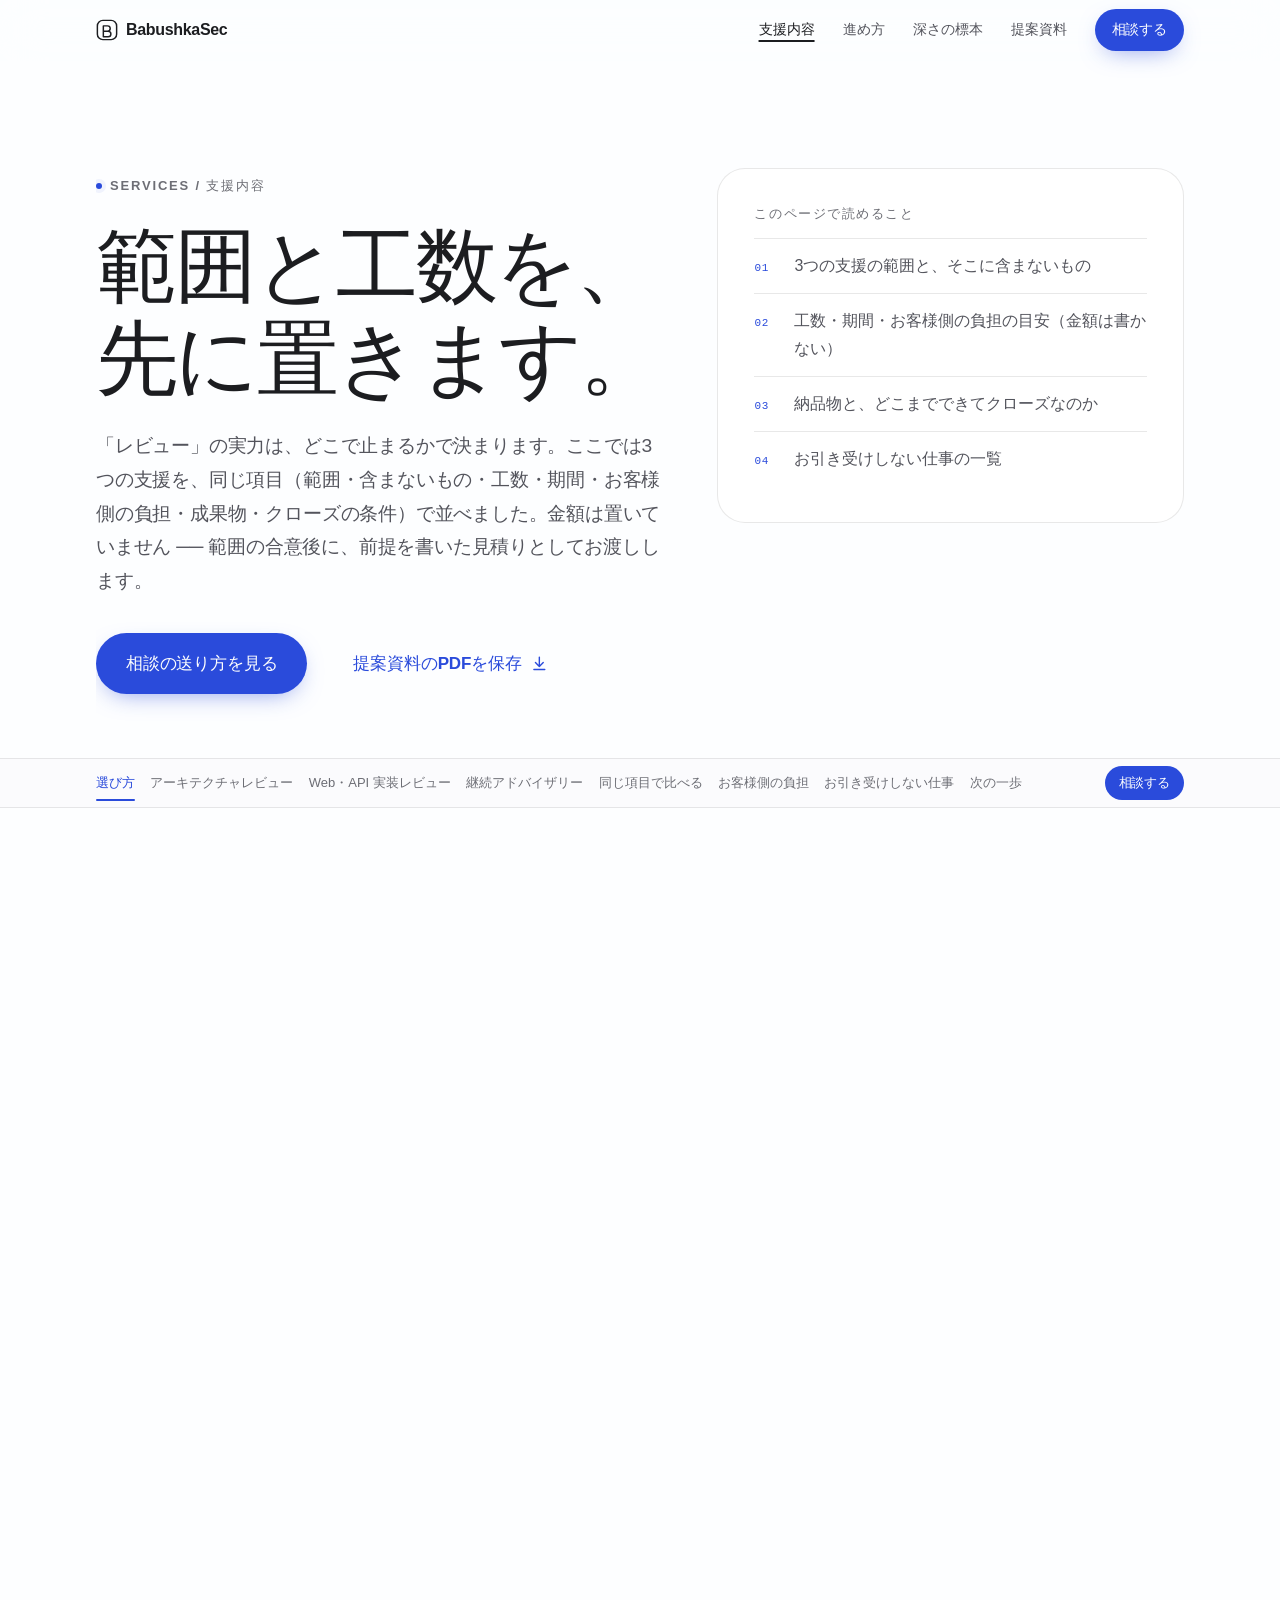
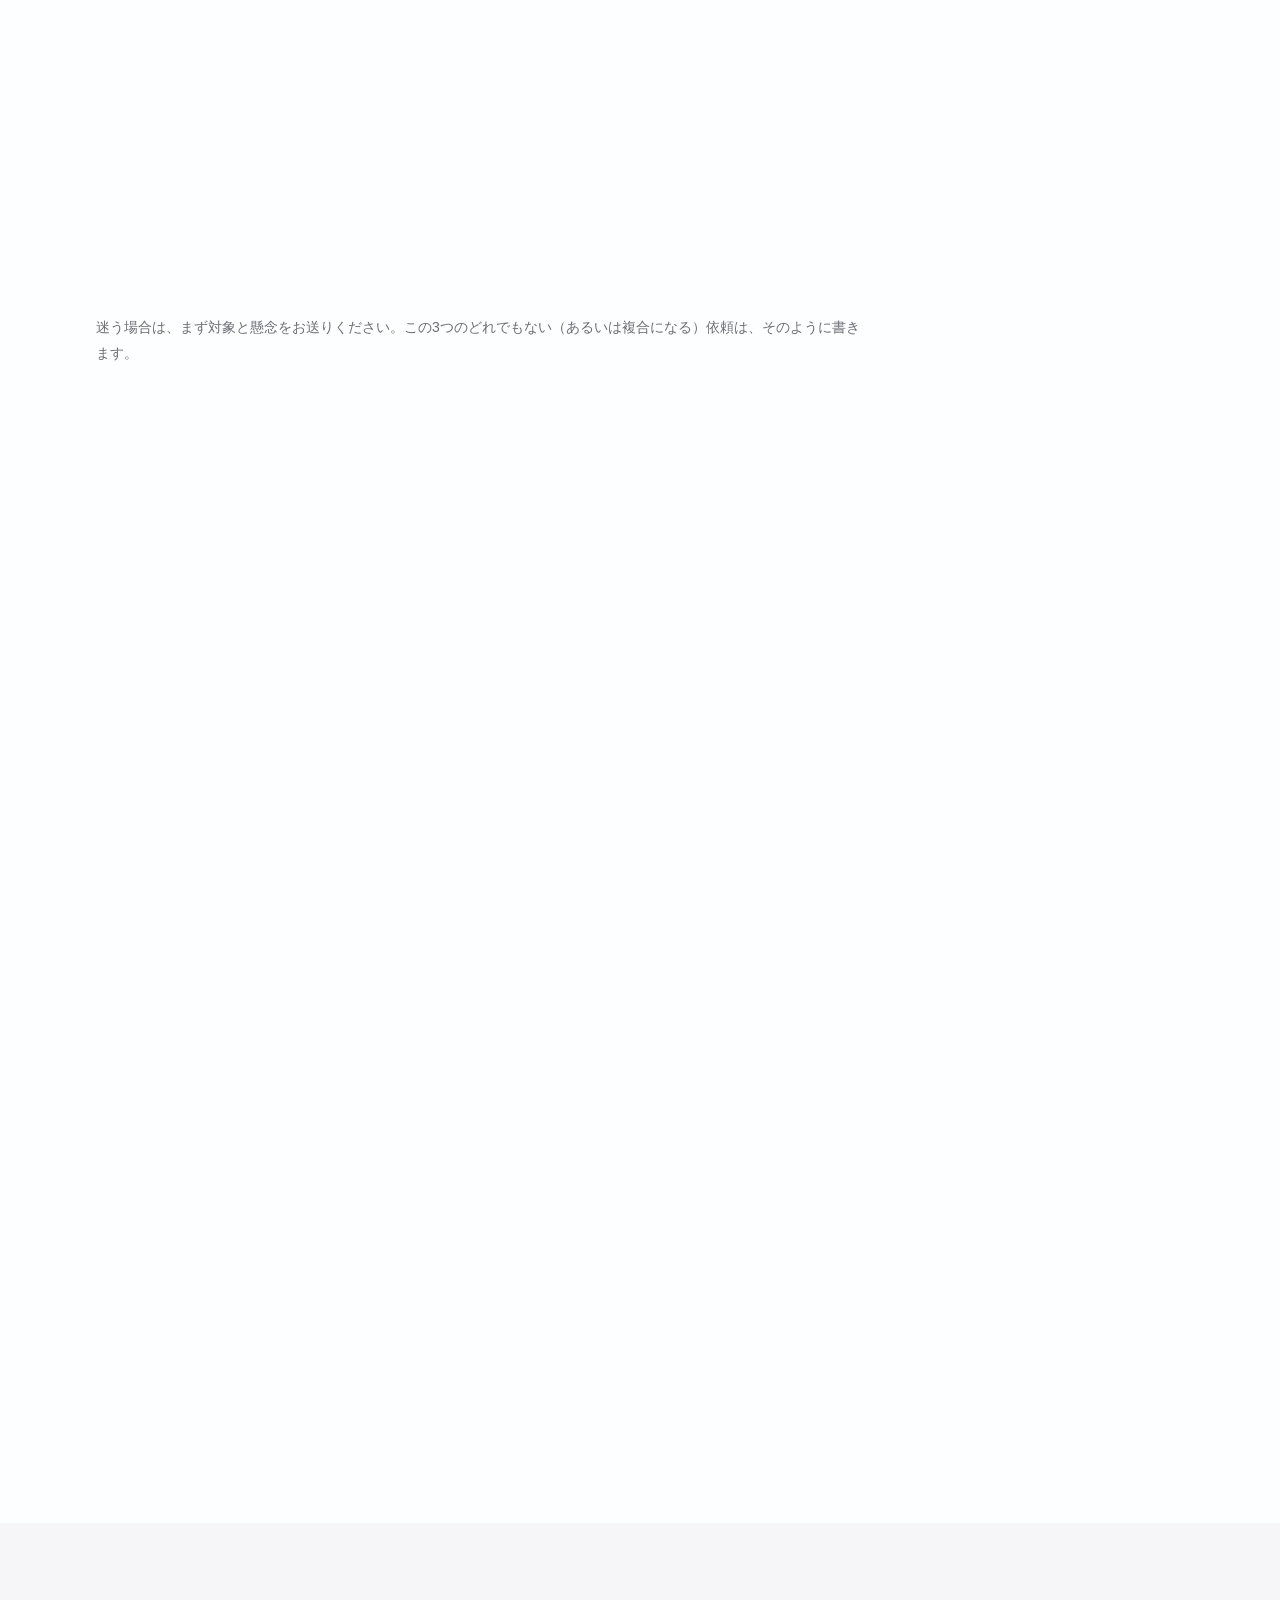
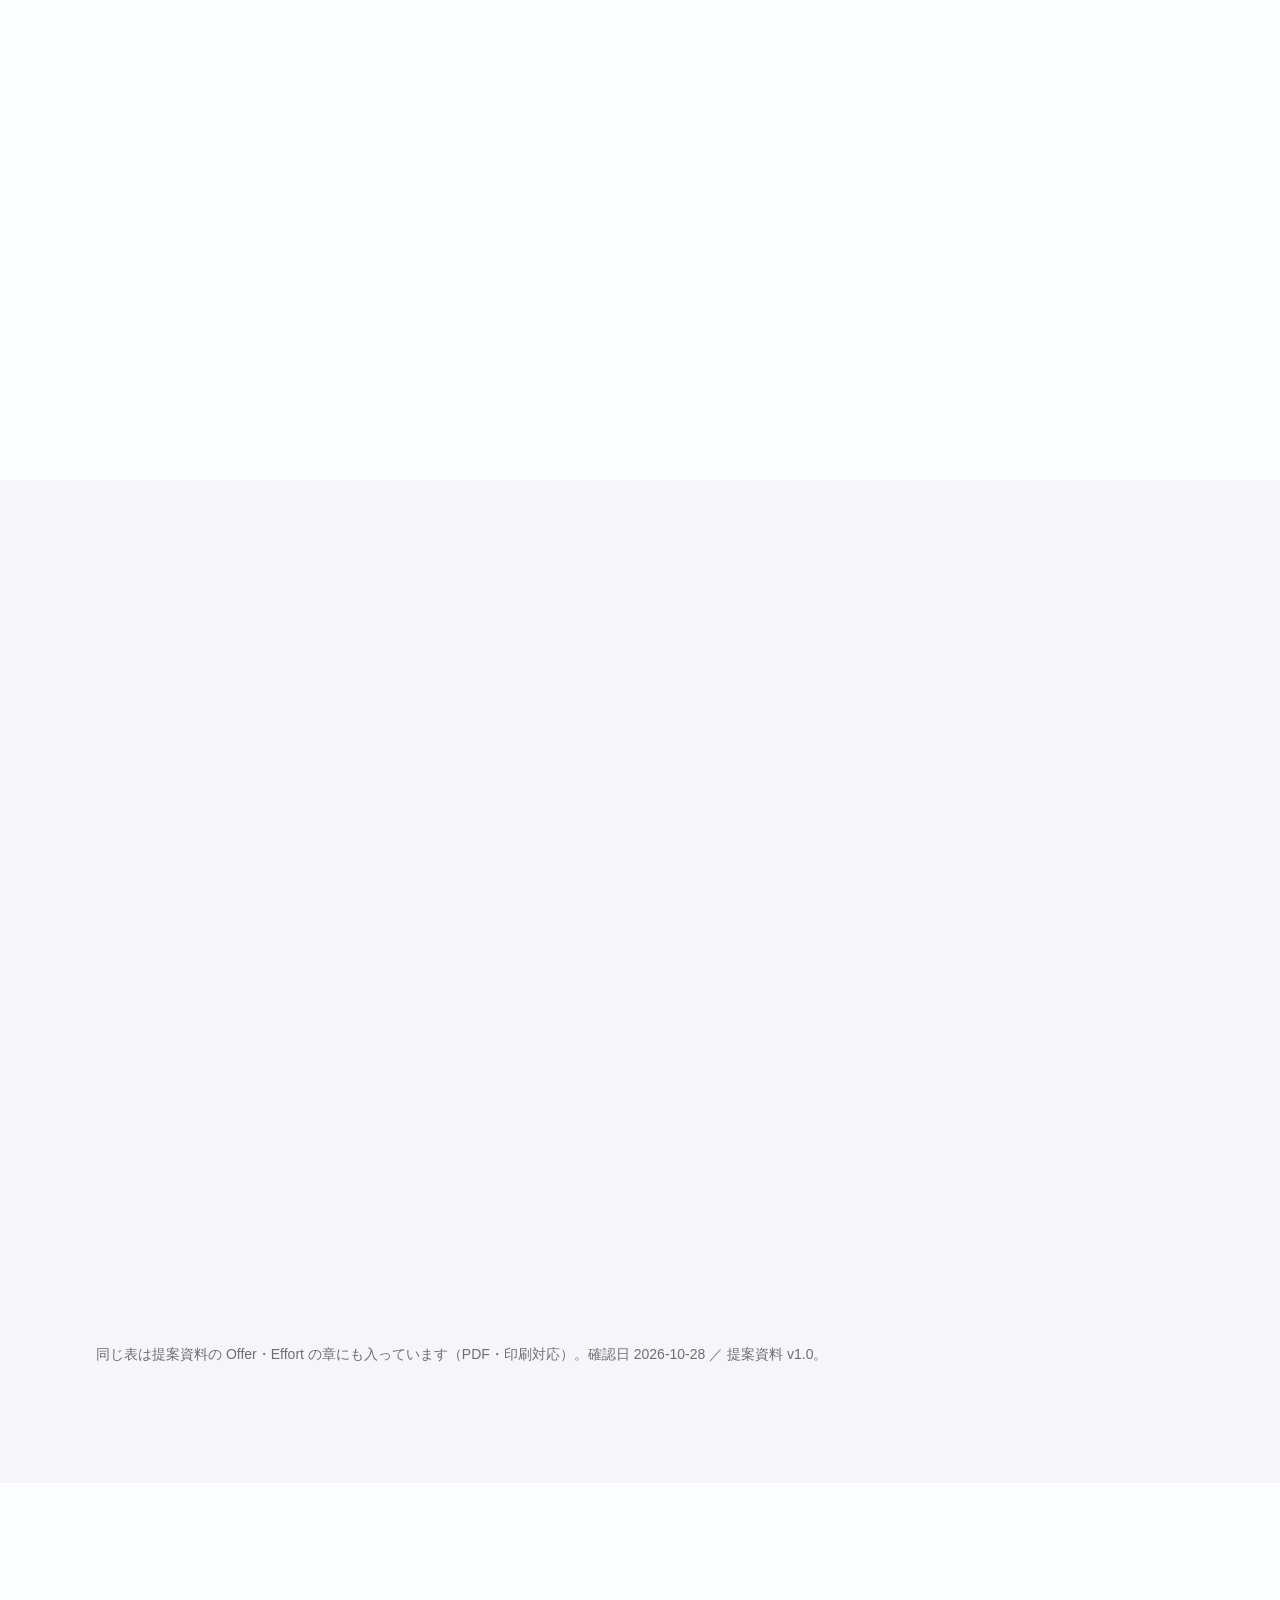
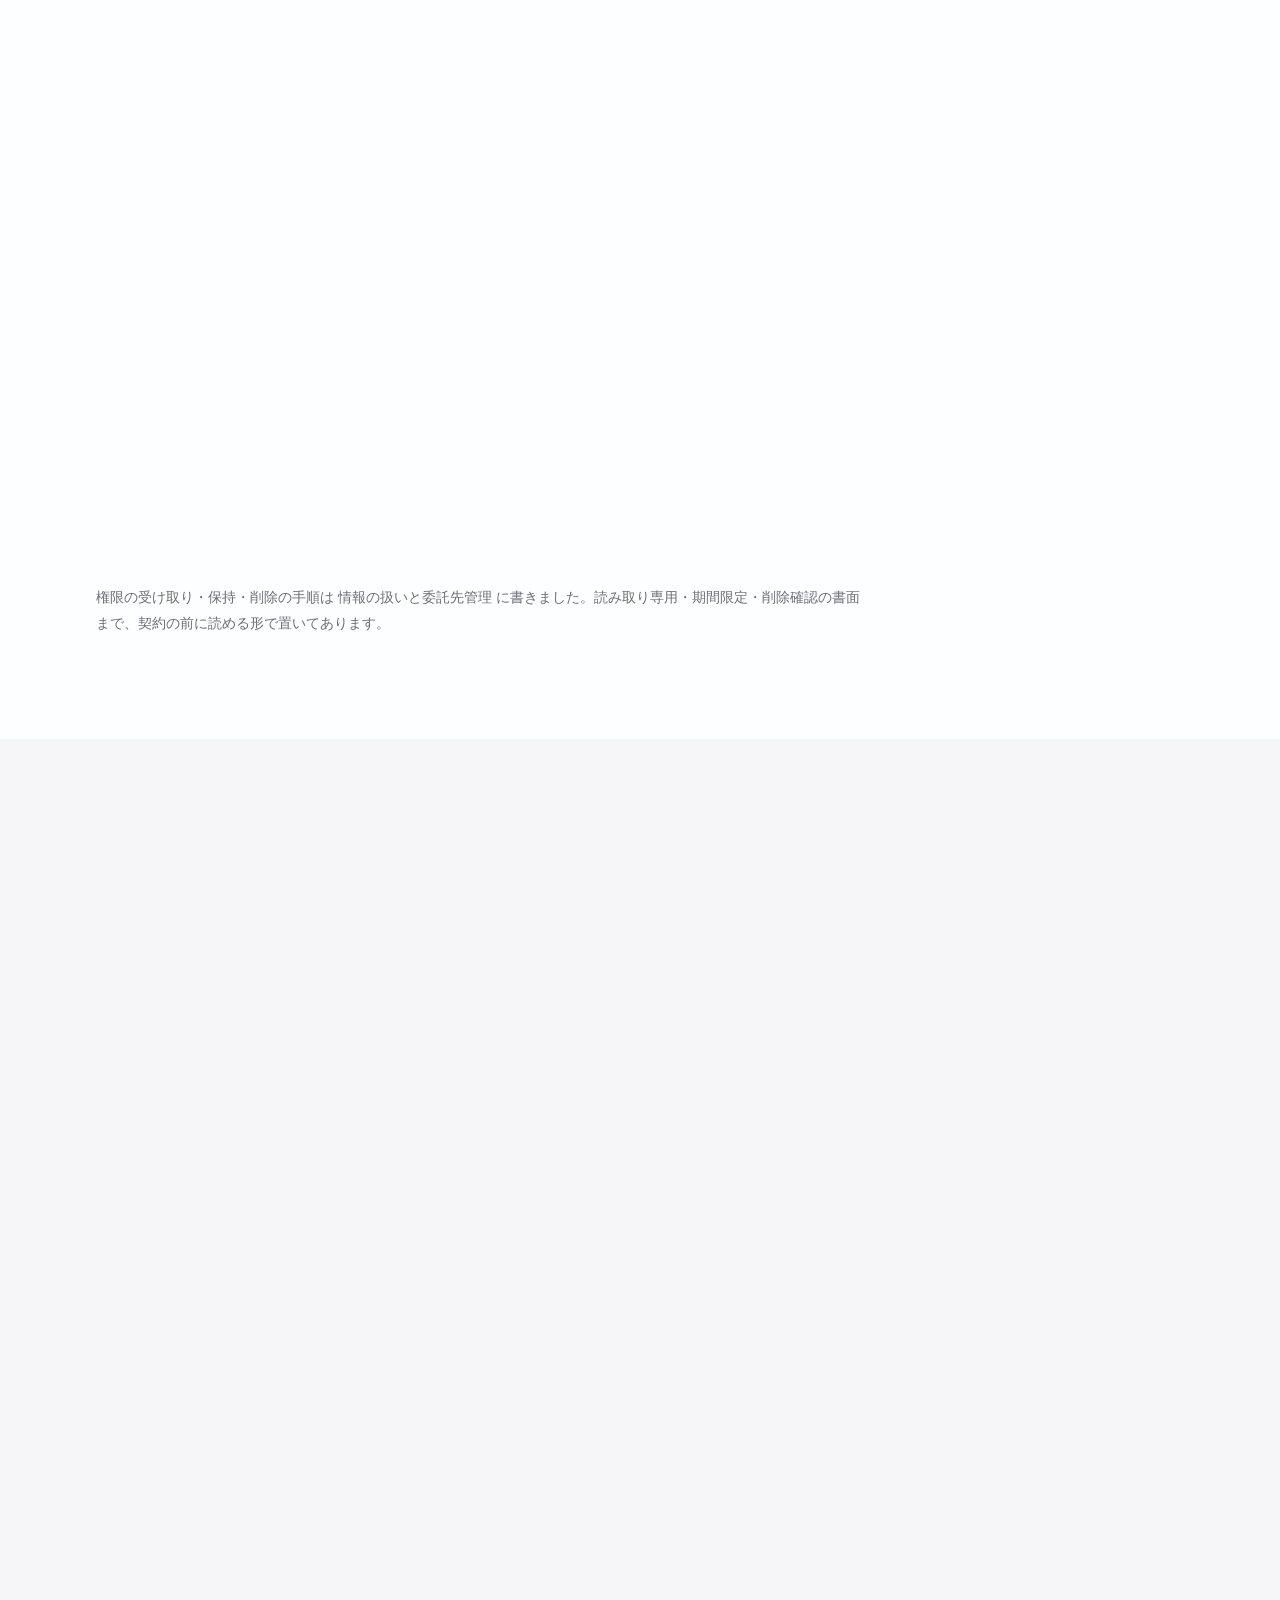
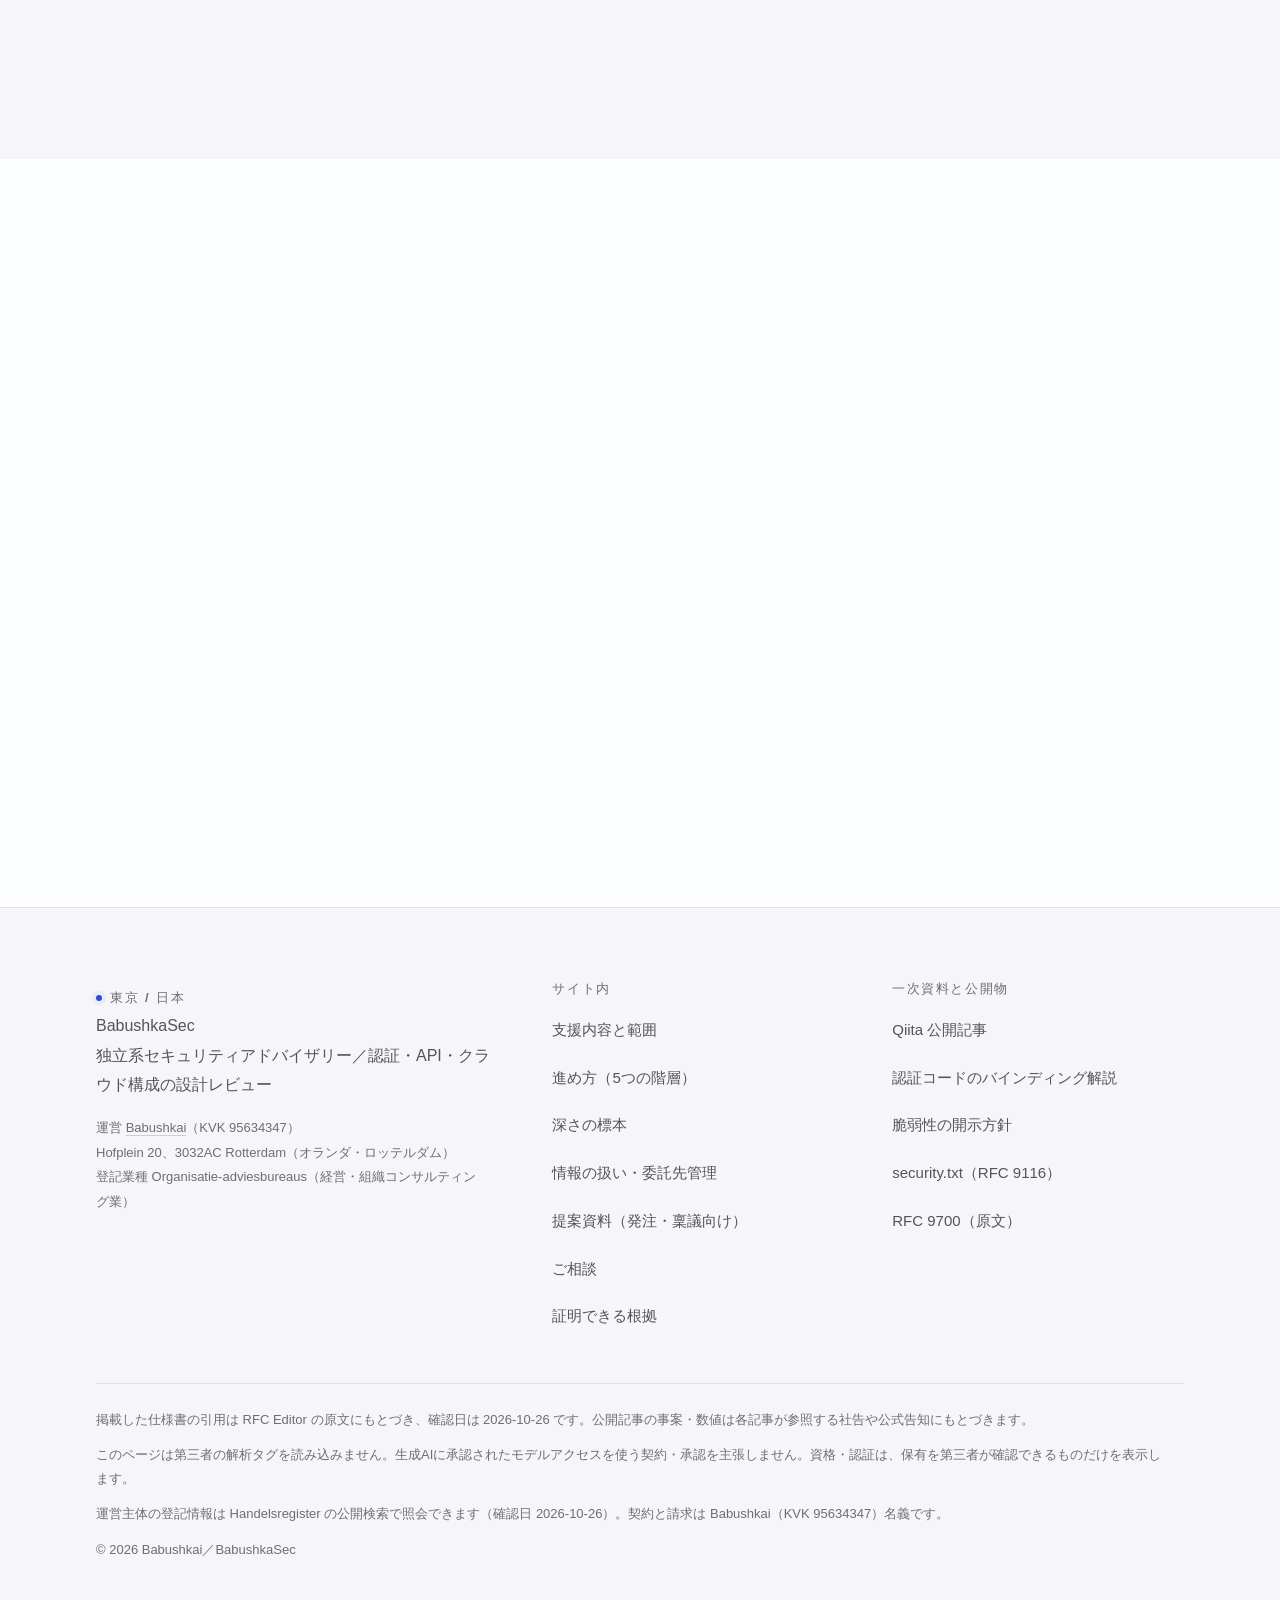
<file: services/index.html>
<!DOCTYPE html><html lang="ja"><head><meta charset="UTF-8"><meta name="viewport" content="width=device-width, initial-scale=1"><meta http-equiv="Content-Security-Policy" content="default-src 'self'; script-src 'self'; style-src 'self'; img-src 'self' data:; font-src 'self'; connect-src 'self'; object-src 'none'; base-uri 'self'; form-action 'none'"><meta name="referrer" content="strict-origin-when-cross-origin"><meta name="view-transition" content="same-origin"><title>支援内容と範囲｜BabushkaSec</title><meta name="description" content="アーキテクチャレビュー・Web/API 実装レビュー・継続アドバイザリー。範囲の中身、含まないもの、工数と期間の目安、お客様側の負担、成果物、クローズの条件を、依頼前に読める形で置いてあります。"><link rel="canonical" href="https://security.babushkai.com/services/"><link rel="icon" href="/favicon.svg" type="image/svg+xml"><link rel="apple-touch-icon" href="/apple-touch-icon.png"><meta name="robots" content="noindex, nofollow"><meta property="og:type" content="website"><meta property="og:locale" content="ja_JP"><meta property="og:site_name" content="BabushkaSec"><meta property="og:title" content="支援内容と範囲｜BabushkaSec"><meta property="og:description" content="アーキテクチャレビュー・Web/API 実装レビュー・継続アドバイザリー。範囲の中身、含まないもの、工数と期間の目安、お客様側の負担、成果物、クローズの条件を、依頼前に読める形で置いてあります。"><meta property="og:url" content="https://security.babushkai.com/services/"><meta property="og:image" content="https://security.babushkai.com/og/services.png"><meta property="og:image:width" content="1200"><meta property="og:image:height" content="630"><meta property="og:image:alt" content="支援内容の範囲・工数目安・含まないもの・納品物の一覧"><meta name="twitter:card" content="summary_large_image"><meta name="theme-color" content="#fdfeff"><!-- 構造化データ（JSON-LD は data block なので CSP の実行対象ではない）。値の組み立ては src/data/schema.ts --><script type="application/ld+json">{"@context":"https://schema.org","@graph":[{"@type":"ProfessionalService","@id":"https://security.babushkai.com/#organization","name":"BabushkaSec","legalName":"Babushkai","url":"https://security.babushkai.com/","description":"東京の独立系セキュリティアドバイザリー。認証・API・クラウド構成の設計レビューを、公表資料・仕様書・設定・コード・実行結果の5階層に降りて、推測と確認を分けたまま届けます。","email":"daisuke.kuwabara@babushkai.com","foundingDate":"2024-11","identifier":{"@type":"PropertyValue","propertyID":"オランダ商工会議所（Kamer van Koophandel）の Handelsregister の登記番号","value":"95634347"},"areaServed":{"@type":"Place","name":"東京 / 日本"},"sameAs":["https://qiita.com/emi_ndk"],"availableService":[{"@type":"Service","name":"アーキテクチャレビュー","description":"仕様書の意図と、実装された前提のズレを特定します。 手元に残るもの：判断サマリ（経営層向け・数ページ） / 階層別の論点一覧（根拠のリンク付き） / 優先順位つきの改善案と再検証の条件"},{"@type":"Service","name":"Web・API 実装レビュー","description":"「直せる形」で返すために、コードと挙動まで読みます。 手元に残るもの：論点ごとの根拠（設定値・コード位置・実行結果） / そのまま送れる再現手順と期待応答 / 修正方針と回帰テスト案"},{"@type":"Service","name":"継続アドバイザリー","description":"レビューで終わらせず、設計判断に残ります。 手元に残るもの：判断の根拠が残る合意記録 / 開いたままの論点リスト（次回に続く形で） / 四半期ごとの改善計画の更新"}]},{"@type":"WebSite","@id":"https://security.babushkai.com/#website","url":"https://security.babushkai.com/","name":"BabushkaSec","inLanguage":"ja","publisher":{"@id":"https://security.babushkai.com/#organization"}}]}</script><link rel="stylesheet" href="/_astro/style.CCUI2ik-.css"></head><body><a class="skip-link" href="#main">本文へ移動</a><header class="site-header"><div class="shell header-inner"><a class="brand" href="/" aria-label="BabushkaSec ホーム"><svg viewBox="0 0 24 24" aria-hidden="true" fill="none"><rect x="1.5" y="1.5" width="21" height="21" rx="6" stroke="currentColor" stroke-width="1.6"></rect><path d="M8 7.5h4.6a2.9 2.9 0 0 1 0 5.8H8V7.5Zm0 5.8h5.2a3.05 3.05 0 0 1 0 6.1H8v-6.1Z" stroke="currentColor" stroke-width="1.6" stroke-linejoin="round"></path></svg><span>BabushkaSec</span></a><nav class="primary-nav" aria-label="メインナビゲーション"><div class="nav-links" id="site-nav" popover="auto"><a href="/services/" aria-current="page">支援内容</a><a href="/#method">進め方</a><a href="/#depth">深さの標本</a><a href="/proposal/">提案資料</a></div><a class="btn btn-primary header-cta" href="/contact/">相談する</a><button class="menu-btn" type="button" popovertarget="site-nav"><svg viewBox="0 0 24 24" fill="none" aria-hidden="true"><path d="M4 8.5h16M4 15.5h16" stroke="currentColor" stroke-width="1.8" stroke-linecap="round"></path></svg><span class="visually-hidden">メニュー</span></button></nav></div></header><main id="main"><div class="page-head shell"><div class="page-head-main"><p class="eyebrow" data-reveal><span class="dot" aria-hidden="true"></span>Services / 支援内容</p><h1 data-reveal data-step="1">範囲と工数を、<br>先に置きます。</h1><p class="lead" data-reveal data-step="2">「レビュー」の実力は、どこで止まるかで決まります。ここでは3つの支援を、同じ項目（範囲・含まないもの・工数・期間・お客様側の負担・成果物・クローズの条件）で並べました。金額は置いていません ── 範囲の合意後に、前提を書いた見積りとしてお渡しします。</p><div class="page-actions" data-reveal data-step="3"><a class="btn btn-primary btn-lg" href="/contact/">相談の送り方を見る</a><a class="btn btn-quiet btn-lg" href="/proposal.pdf" download="BabushkaSec_提案資料_v1.0.pdf">提案資料のPDFを保存<svg class="arrow" viewBox="0 0 24 24" fill="none" aria-hidden="true"><path d="M12 4v12m0 0 5-5m-5 5-5-5M5 20h14" stroke="currentColor" stroke-width="1.8" stroke-linecap="round" stroke-linejoin="round"></path></svg></a></div></div><aside class="page-aside card" data-reveal data-step="4"><h2 class="page-aside-title">このページで読めること</h2><ol class="page-aside-list"><li>3つの支援の範囲と、そこに含まないもの</li><li>工数・期間・お客様側の負担の目安（金額は書かない）</li><li>納品物と、どこまでできてクローズなのか</li><li>お引き受けしない仕事の一覧</li></ol></aside></div><nav class="rail" aria-label="支援内容の章"><div class="rail-inner"><ol class="rail-links"><li><a href="#choose">選び方</a></li><li><a href="#design-review">アーキテクチャレビュー</a></li><li><a href="#implementation-review">Web・API 実装レビュー</a></li><li><a href="#advisory">継続アドバイザリー</a></li><li><a href="#compare">同じ項目で比べる</a></li><li><a href="#burden">お客様側の負担</a></li><li><a href="#fit">お引き受けしない仕事</a></li><li><a href="#next">次の一歩</a></li></ol><a class="btn btn-primary rail-cta" href="/contact/">相談する</a></div><span class="rail-progress" aria-hidden="true"></span></nav><section id="choose" class="section-tight" aria-labelledby="choose-title"><div class="shell"><div class="section-head"><p class="eyebrow" data-reveal><span class="dot" aria-hidden="true"></span>How to choose</p><h2 id="choose-title" data-reveal data-step="1">依頼の分け方は、<br>「判断がどこで止まっているか」です。</h2><p class="lead measure" data-reveal data-step="2">資料がないと動けないのか、実装が合っているのか確かめたいのか、それとも判断し続ける相手がほしいのか。止まっている場所によって、降りる階層も必要な工数も変わります。</p></div><div class="grid-cards" data-reveal data-step="3"><a class="card card-pad service" href="#design-review"><p class="service-no">01 / A</p><h3>アーキテクチャレビュー</h3><p>仕様書の意図と、実装された前提のズレを特定します。</p><ul><li>OAuth / OIDC のフローとトークン設計</li><li>テナント・組織境界と権限モデル</li><li>信頼境界とデータフローの脅威モデリング</li></ul><dl class="service-spec"><div><dt>目安</dt><dd>10–20人日（目安）・4–6週間</dd></div><div><dt>お客様側</dt><dd>窓口お1人・週2時間ほど</dd></div></dl><span class="row-link">仕様を見る<svg class="arrow" viewBox="0 0 24 24" fill="none" aria-hidden="true"><path d="M5 12h14m-6-7 7 7-7 7" stroke="currentColor" stroke-width="1.8" stroke-linecap="round" stroke-linejoin="round"></path></svg></span></a><a class="card card-pad service" href="#implementation-review"><p class="service-no">02 / B</p><h3>Web・API 実装レビュー</h3><p>「直せる形」で返すために、コードと挙動まで読みます。</p><ul><li>合意した範囲のコード・設定・ログの読解</li><li>拒否すべき条件（負のケース）の具体化</li><li>修正後に何を再検証するかまで明記</li></ul><dl class="service-spec"><div><dt>目安</dt><dd>5–15人日（目安）・2–4週間</dd></div><div><dt>お客様側</dt><dd>窓口お1人・週2回×60分</dd></div></dl><span class="row-link">仕様を見る<svg class="arrow" viewBox="0 0 24 24" fill="none" aria-hidden="true"><path d="M5 12h14m-6-7 7 7-7 7" stroke="currentColor" stroke-width="1.8" stroke-linecap="round" stroke-linejoin="round"></path></svg></span></a><a class="card card-pad service" href="#advisory"><p class="service-no">03 / C</p><h3>継続アドバイザリー</h3><p>レビューで終わらせず、設計判断に残ります。</p><ul><li>設計・リリース前のセカンドオピニオン</li><li>指摘の選別と優先順位づけの支援</li><li>インシデント時の影響範囲切り分け相談</li></ul><dl class="service-spec"><div><dt>目安</dt><dd>月8–16時間（目安）・3か月単位</dd></div><div><dt>お客様側</dt><dd>設計会議に同席ぶんを含む</dd></div></dl><span class="row-link">仕様を見る<svg class="arrow" viewBox="0 0 24 24" fill="none" aria-hidden="true"><path d="M5 12h14m-6-7 7 7-7 7" stroke="currentColor" stroke-width="1.8" stroke-linecap="round" stroke-linejoin="round"></path></svg></span></a></div><p class="footnote">迷う場合は、まず対象と懸念をお送りください。この3つのどれでもない（あるいは複合になる）依頼は、そのように書きます。</p></div></section><section id="design-review" class="section-tight" aria-labelledby="design-review-title"><div class="shell"><article class="engage" data-reveal><div><p class="engage-no">01 / 提案資料の Offer A</p><h2 id="design-review-title" class="engage-title">アーキテクチャレビュー</h2><p class="engage-en">Architecture review</p><p class="engage-decision"><b>いちばん効く判断</b>リリース判定・調達判断・認証設計の是非を、社内で判断できる形に落とす</p><dl class="engage-meta"><div><dt>工数の目安</dt><dd>10–20人日（目安）</dd></div><div><dt>期間の目安</dt><dd>4–6週間</dd></div><div><dt>お客様側</dt><dd>窓口お1人・週2時間ほど</dd></div><div><dt>報告書の構成</dt><dd>リスクの整理 / 設計上の論点 / 優先順位つきの改善案</dd></div></dl></div><div><p class="lead">仕様書の意図と、実装された前提のズレを特定します。</p><div class="engage-cols" data-reveal data-step="2"><div class="engage-col"><h3>範囲の中身</h3><ul class="engage-list"><li>認可フローとトークン設計（RFC 9700 / BCP 240 の MUST の範囲で読む）</li><li>テナント・組織境界、ロールと権限の払い出し、セッションの寿命設計</li><li>信頼境界をまたぐデータフローの脅威モデリング（誰を信じない設計か）</li><li>リリース判定に使える条件と、いまの資料では判断できない理由の切り分け</li></ul></div><div class="engage-col engage-out"><h3>含まないもの</h3><ul class="engage-list"><li>網羅性の高い大規模な総当たり検査 ── 別の提供者が向いています</li><li>ISMS・ISO/IEC 27001 の認証取得支援や内部監査（認証は発行できません）</li><li>修正の実装そのもの ── 設計の判断と優先順位までを渡します</li><li>常時待機・監視（MSSP・SOC の領域です）</li></ul></div></div><div class="engage-artifacts" data-reveal data-step="3"><h3>手元に残るもの</h3><ul class="engage-list"><li>判断サマリ（経営層向け・数ページ）</li><li>階層別の論点一覧（根拠のリンク付き）</li><li>優先順位つきの改善案と再検証の条件</li></ul><p class="engage-readers"><b>誰が読むか</b>経営層と設計者</p></div><p class="engage-closeout" data-reveal data-step="4"><b>クローズの条件</b>経営層向けの要約と階層別の論点一覧を納品し、優先順位と担当者に合意できた時点で完了。修正後の再検証は、同じ資料の続きとして別ゲートで受けます。</p></div></article></div></section><section id="implementation-review" class="section-tight section-soft" aria-labelledby="implementation-review-title"><div class="shell"><article class="engage" data-reveal><div><p class="engage-no">02 / 提案資料の Offer B</p><h2 id="implementation-review-title" class="engage-title">Web・API 実装レビュー</h2><p class="engage-en">Implementation review</p><p class="engage-decision"><b>いちばん効く判断</b>指摘をチケットに分解して、次のスプリントから動かす</p><dl class="engage-meta"><div><dt>工数の目安</dt><dd>5–15人日（目安）</dd></div><div><dt>期間の目安</dt><dd>2–4週間</dd></div><div><dt>お客様側</dt><dd>窓口お1人・週2回×60分</dd></div><div><dt>報告書の構成</dt><dd>根拠 / 確認手順 / 修正方針 / 回帰テスト案</dd></div></dl></div><div><p class="lead">「直せる形」で返すために、コードと挙動まで読みます。</p><div class="engage-cols" data-reveal data-step="2"><div class="engage-col"><h3>範囲の中身</h3><ul class="engage-list"><li>合意した範囲のコード・設定・ログの読解（リポジトリの読み取り権限を期間限定で）</li><li>ライブラリ既定値、プロキシ、CORS、Cookie、トークン有効期間の設定値</li><li>拒否すべき条件（負のケース）と、そのときに期待する応答・ログのかたち</li><li>ミドルウェアの順序・例外経路による検証バイパスの確認、そして実行結果の突き合わせ</li></ul></div><div class="engage-col engage-out"><h3>含まないもの</h3><ul class="engage-list"><li>許可のない環境での実行 ── 対象・期間・手法・やめる条件の書面が前提です</li><li>パフォーマンス・耐障害性の試験（目的が違う別のゲートとして分けます）</li><li>依存パッケージ全体の網羅的な脆弱性照会 ── 範囲を絞った箇所だけ扱います</li><li>生成AIの下読みだけを根拠にした指摘（必ず人と実行結果を通します）</li></ul></div></div><div class="engage-artifacts" data-reveal data-step="3"><h3>手元に残るもの</h3><ul class="engage-list"><li>論点ごとの根拠（設定値・コード位置・実行結果）</li><li>そのまま送れる再現手順と期待応答</li><li>修正方針と回帰テスト案</li></ul><p class="engage-readers"><b>誰が読むか</b>実装チームが主、経営層は要約だけ</p></div><p class="engage-closeout" data-reveal data-step="4"><b>クローズの条件</b>論点ごとに「根拠・再現手順・修正方針・回帰テスト案」が揃った状態。修正が終わっていない箇所を「確認しました」とは書かず、修正完了の連絡を受けて再検証した時点でクローズにします。</p></div></article></div></section><section id="advisory" class="section-tight" aria-labelledby="advisory-title"><div class="shell"><article class="engage" data-reveal><div><p class="engage-no">03 / 提案資料の Offer C</p><h2 id="advisory-title" class="engage-title">継続アドバイザリー</h2><p class="engage-en">Ongoing advisory</p><p class="engage-decision"><b>いちばん効く判断</b>都度の依頼をやめ、判断の記録が積み上がる状態にする</p><dl class="engage-meta"><div><dt>工数の目安</dt><dd>月8–16時間（目安）</dd></div><div><dt>期間の目安</dt><dd>3か月単位</dd></div><div><dt>お客様側</dt><dd>設計会議に同席ぶんを含む</dd></div><div><dt>報告書の構成</dt><dd>合意記録 / 判断の根拠 / 改善計画の更新</dd></div></dl></div><div><p class="lead">レビューで終わらせず、設計判断に残ります。</p><div class="engage-cols" data-reveal data-step="2"><div class="engage-col"><h3>範囲の中身</h3><ul class="engage-list"><li>設計・リリース前のセカンドオピニオン（資料を事前に読み切った状態で参加する）</li><li>あがってきた指摘の選別と、優先順位づけの支援（断った理由も記録に残す）</li><li>インシデント時の影響範囲切り分けの相談（常時待機ではなく、連絡から数時間以内の返答目標）</li><li>四半期ごとに、開いた論点と改善計画の更新</li></ul></div><div class="engage-col engage-out"><h3>含まないもの</h3><ul class="engage-list"><li>SLA つきの一次対応・夜間休日の待機</li><li>運用ツールの導入・設定そのもの（方針と受け入れ条件まで）</li><li>社内の承認フローの代行 ── 判断するのは御社の担当者です</li><li>成果物を書式だけ更新して出し続ける契約（論点が増えないなら解約を提案します）</li></ul></div></div><div class="engage-artifacts" data-reveal data-step="3"><h3>手元に残るもの</h3><ul class="engage-list"><li>判断の根拠が残る合意記録</li><li>開いたままの論点リスト（次回に続く形で）</li><li>四半期ごとの改善計画の更新</li></ul><p class="engage-readers"><b>誰が読むか</b>設計に常に関わる人</p></div><p class="engage-closeout" data-reveal data-step="4"><b>クローズの条件</b>開いた論点と、次回までの判断が引き継げる形で残っている状態。契約を終えるときも同じ形でお返しするので、担当が変わっても前提が飛ぶことはありません。</p></div></article></div></section><section id="compare" class="section section-soft" aria-labelledby="compare-title"><div class="shell"><div class="section-head"><p class="eyebrow" data-reveal><span class="dot" aria-hidden="true"></span>Compare</p><h2 id="compare-title" data-reveal data-step="1">他社案と突き合わせられるよう、<br>同じ項目で書いています。</h2><p class="lead measure" data-reveal data-step="2">比較見積りに使える形で置いておくのが、依頼する側いちばんの助けだと考えています。金額は範囲合意後に書面で渡す運用のままなので、この表に載るのは工数・期間・ご負担までです。</p></div><div class="table-wrap" data-reveal data-step="3"><table><caption>支援内容の比較（数値は目安で、確約ではありません）</caption><thead><tr><th scope="col">支援内容</th><th scope="col">工数の目安</th><th scope="col">期間の目安</th><th scope="col">お客様側の負担</th><th scope="col">いちばん効く判断</th></tr></thead><tbody><tr><th scope="row">01 アーキテクチャレビュー</th><td>10–20人日（目安）</td><td>4–6週間</td><td>窓口お1人・週2時間ほど</td><td>リリース判定・調達判断・認証設計の是非を、社内で判断できる形に落とす</td></tr><tr><th scope="row">02 Web・API 実装レビュー</th><td>5–15人日（目安）</td><td>2–4週間</td><td>窓口お1人・週2回×60分</td><td>指摘をチケットに分解して、次のスプリントから動かす</td></tr><tr><th scope="row">03 継続アドバイザリー</th><td>月8–16時間（目安）</td><td>3か月単位</td><td>設計会議に同席ぶんを含む</td><td>都度の依頼をやめ、判断の記録が積み上がる状態にする</td></tr></tbody></table></div><p class="footnote">同じ表は提案資料の Offer・Effort の章にも入っています（PDF・印刷対応）。確認日 2026-10-28 ／ 提案資料 v1.0。</p></div></section><section id="burden" class="section-tight" aria-labelledby="burden-title"><div class="shell"><div class="section-head"><p class="eyebrow" data-reveal><span class="dot" aria-hidden="true"></span>Your side</p><h2 id="burden-title" data-reveal data-step="1">お願いするのは、<br>週に2時間ほどです。</h2><p class="lead measure" data-reveal data-step="2">工数が膨らむ原因のほとんどは、範囲と「見ないもの」が決まっていないことです。ご用意いただくものと、逆に不要なものを先に分けて置いておきます。</p></div><div class="slide-columns" data-reveal data-step="3"><div class="card card-pad"><h3>ご用意いただくもの</h3><ul class="engage-list"><li>対象サービスを説明していただける60分</li><li>設計書・構成図・設定の抜粋（マスキング済みで構いません）</li><li>テスト環境またはログの、どこまでを見るかという範囲</li><li>判定者の名前（成果物に書いた論点を判断される方）</li></ul></div><div class="card card-pad engage-out"><h3>不要なもの</h3><ul class="engage-list"><li>本番の顧客データ・個人情報そのもの</li><li>認証情報の生値（有効なトークン、平文のパスワード）</li><li>恒久的な管理者権限、名前の共有されていないアカウント</li><li>「とりあえず全部見てください」という範囲</li></ul></div></div><p class="footnote">権限の受け取り・保持・削除の手順は <a href="/data-handling/">情報の扱いと委託先管理</a> に書きました。読み取り専用・期間限定・削除確認の書面まで、契約の前に読める形で置いてあります。</p></div></section><section id="fit" class="section section-soft" aria-labelledby="fit-title"><div class="shell"><div class="section-head"><p class="eyebrow" data-reveal><span class="dot" aria-hidden="true"></span>Fit</p><h2 id="fit-title" data-reveal data-step="1">お引き受けしない仕事を、<br>先に書いておきます。</h2><p class="lead measure" data-reveal data-step="2">発注後に使われない成果物を出すのが、いちばん悪い結果です。合う提供者が他にもいる仕事は、その旨を書きます。</p></div><div class="table-wrap" data-reveal data-step="3"><table><caption>ご要望と提供者の対応（私たちの立場）</caption><thead><tr><th scope="col">ご要望</th><th scope="col">たぶん最適な提供者</th><th scope="col">私たちの立場</th></tr></thead><tbody><tr><th scope="row">網羅性の高い大規模な総当たりテスト</th><td>大手診断ベンダー・ツール運用のできるチーム</td><td>範囲を絞った設計・実装レビューが得意です。大規模な網羅検査は請けません</td></tr><tr><th scope="row">ISMS・ISO/IEC 27001 の認証取得支援や内部監査</th><td>認証機関・取得支援のできるコンサル</td><td>設計の論点として協力できますが、認証そのものは発行できません</td></tr><tr><th scope="row">24時間365日の監視と一次対応</th><td>MSSP・SOC</td><td>判断が必要な箇所の相談に残ります。常時待機はしません</td></tr><tr><th scope="row">形式としての診断報告書（調達要件を満たすため）</th><td>要件に合わせた様式を出す提供元</td><td>様式だけを満たす目的のお引き受けはしません</td></tr><tr><th scope="row">経営層と実装チームのあいだで、判断できる形が残らない</th><td>──</td><td>ここが最も得意な領域です。5階層を降りて、両方の言語で書き直します</td></tr></tbody></table></div></div></section><section id="next" class="section-tight" aria-labelledby="next-title"><div class="shell"><div class="section-head"><p class="eyebrow" data-reveal><span class="dot" aria-hidden="true"></span>Next</p><h2 id="next-title" data-reveal data-step="1">範囲の話は、<br>60分で終わらせられます。</h2></div><div class="page-next" data-reveal data-step="2"><a href="/contact/"><b>相談の送り方<svg class="arrow" viewBox="0 0 24 24" fill="none" aria-hidden="true"><path d="M5 12h14m-6-7 7 7-7 7" stroke="currentColor" stroke-width="1.8" stroke-linecap="round" stroke-linejoin="round"></path></svg></b><span>送っていただく項目・お返事の目安・契約と費用の手順。</span></a><a href="/data-handling/"><b>情報の扱い<svg class="arrow" viewBox="0 0 24 24" fill="none" aria-hidden="true"><path d="M5 12h14m-6-7 7 7-7 7" stroke="currentColor" stroke-width="1.8" stroke-linecap="round" stroke-linejoin="round"></path></svg></b><span>委託先管理の問いへの回答、保持と削除の手順、未取得の規格。</span></a><a href="/proposal/"><b>提案資料<svg class="arrow" viewBox="0 0 24 24" fill="none" aria-hidden="true"><path d="M5 12h14m-6-7 7 7-7 7" stroke="currentColor" stroke-width="1.8" stroke-linecap="round" stroke-linejoin="round"></path></svg></b><span>稟議にそのまま貼れる 13 ページの資料。PDF と印刷レイアウトがあります。</span></a><a href="/#method"><b>進め方（5つの階層）<svg class="arrow" viewBox="0 0 24 24" fill="none" aria-hidden="true"><path d="M5 12h14m-6-7 7 7-7 7" stroke="currentColor" stroke-width="1.8" stroke-linecap="round" stroke-linejoin="round"></path></svg></b><span>公表資料から実行結果まで、どこまで降りて何を渡すのか。</span></a></div></div></section></main><footer class="site-footer"><div class="shell"><div class="footer-grid"><div><p class="eyebrow"><span class="dot" aria-hidden="true"></span>東京 / 日本</p><p class="person-role">BabushkaSec<br>独立系セキュリティアドバイザリー／認証・API・クラウド構成の設計レビュー</p><p class="footer-operator">運営 <a href="https://www.kvk.nl/zoeken/?source=kvk&amp;query=babushkai" target="_blank" rel="noopener noreferrer">Babushkai</a>（KVK 95634347）<br>Hofplein 20、3032AC Rotterdam（オランダ・ロッテルダム）<br>登記業種 Organisatie-adviesbureaus（経営・組織コンサルティング業）</p></div><div><h3>サイト内</h3><div class="footer-links"><a href="/services/">支援内容と範囲</a><a href="/#method">進め方（5つの階層）</a><a href="/#depth">深さの標本</a><a href="/data-handling/">情報の扱い・委託先管理</a><a href="/proposal/">提案資料（発注・稟議向け）</a><a href="/contact/">ご相談</a><a href="/#trust">証明できる根拠</a></div></div><div><h3>一次資料と公開物</h3><div class="footer-links"><a href="https://qiita.com/emi_ndk" target="_blank" rel="noopener noreferrer">Qiita 公開記事</a><a href="/notes/oauth-authorization-code/">認証コードのバインディング解説</a><a href="/disclosure/">脆弱性の開示方針</a><a href="/.well-known/security.txt">security.txt（RFC 9116）</a><a href="https://www.rfc-editor.org/rfc/rfc9700.html" target="_blank" rel="noopener noreferrer">RFC 9700（原文）</a></div></div></div><div class="footer-note"><p>掲載した仕様書の引用は RFC Editor の原文にもとづき、確認日は 2026-10-26 です。公開記事の事案・数値は各記事が参照する社告や公式告知にもとづきます。</p><p>このページは第三者の解析タグを読み込みません。生成AIに承認されたモデルアクセスを使う契約・承認を主張しません。資格・認証は、保有を第三者が確認できるものだけを表示します。</p><p>運営主体の登記情報は Handelsregister の公開検索で照会できます（確認日 2026-10-26）。契約と請求は Babushkai（KVK 95634347）名義です。</p><p>&copy; 2026 Babushkai／BabushkaSec</p></div></div></footer><script type="module" src="/_astro/Base.astro_astro_type_script_index_0_lang.D41C5V8o.js"></script></body></html>
</file>
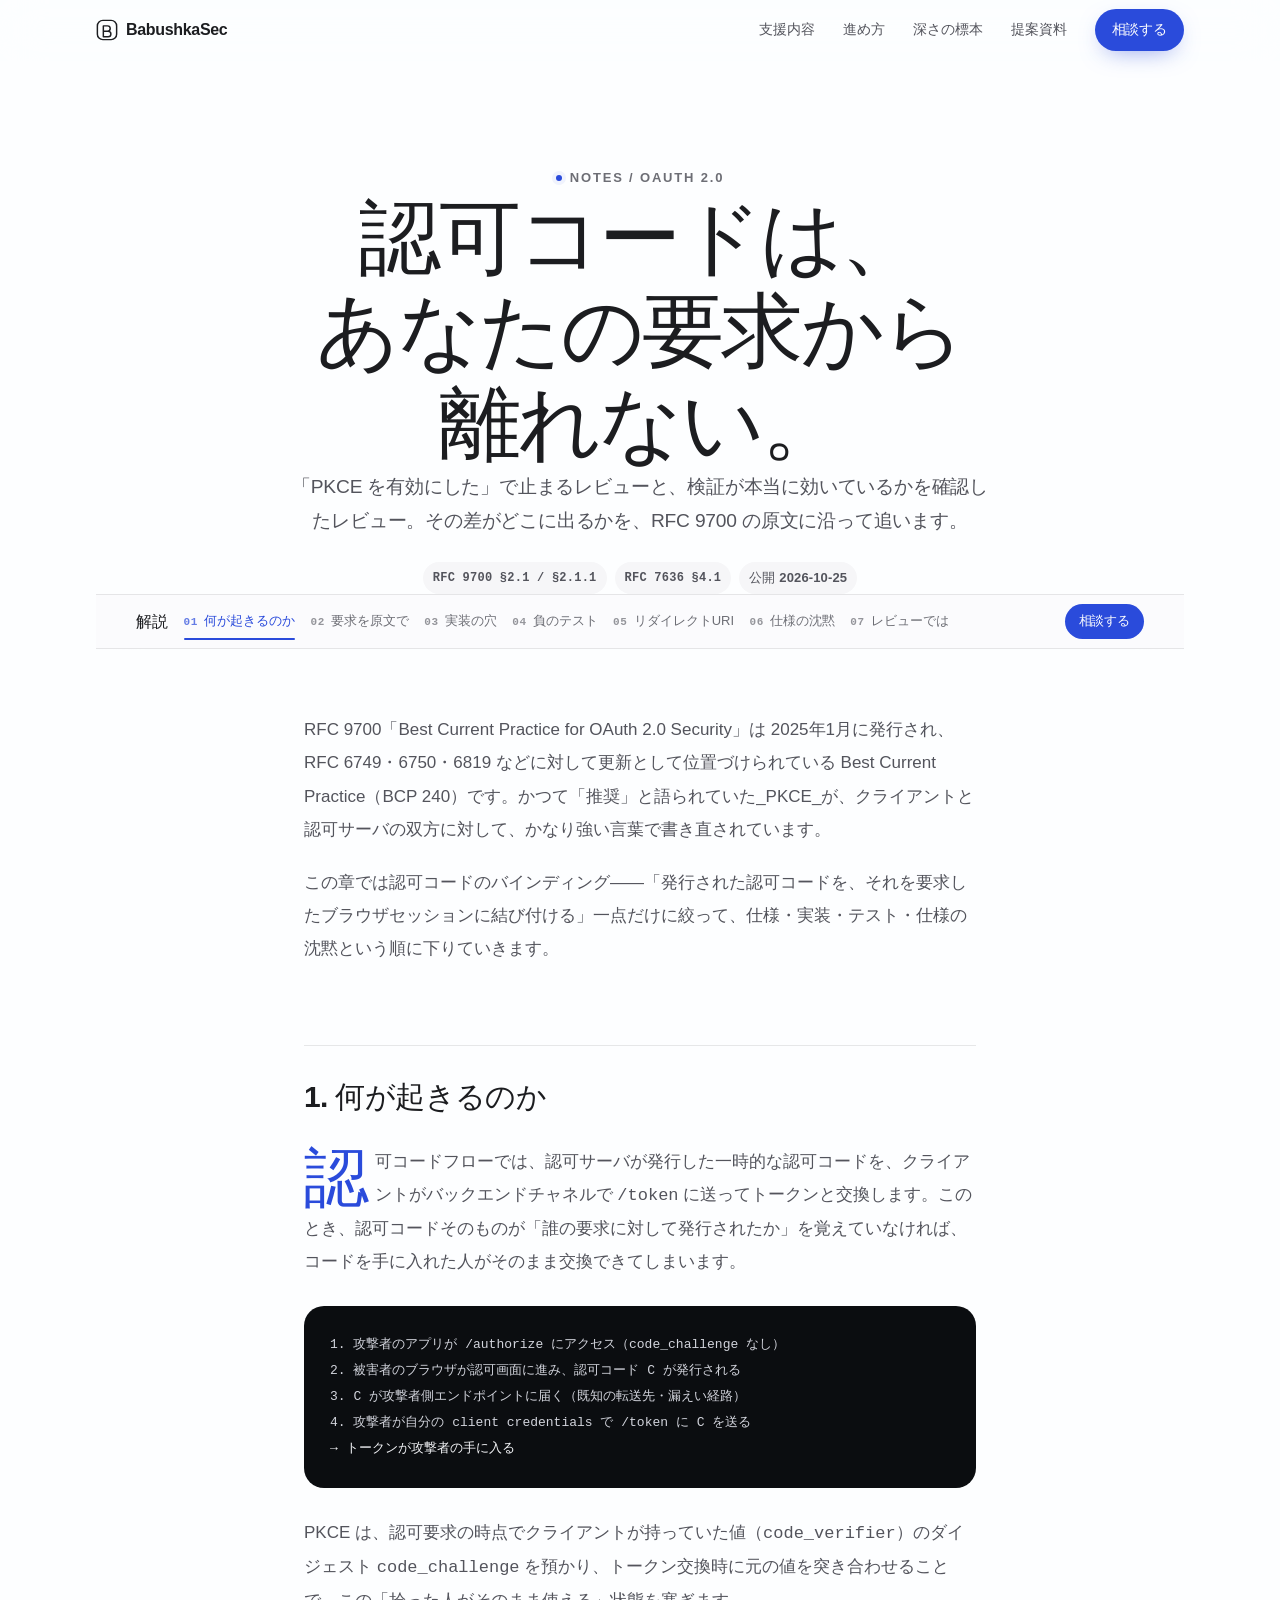
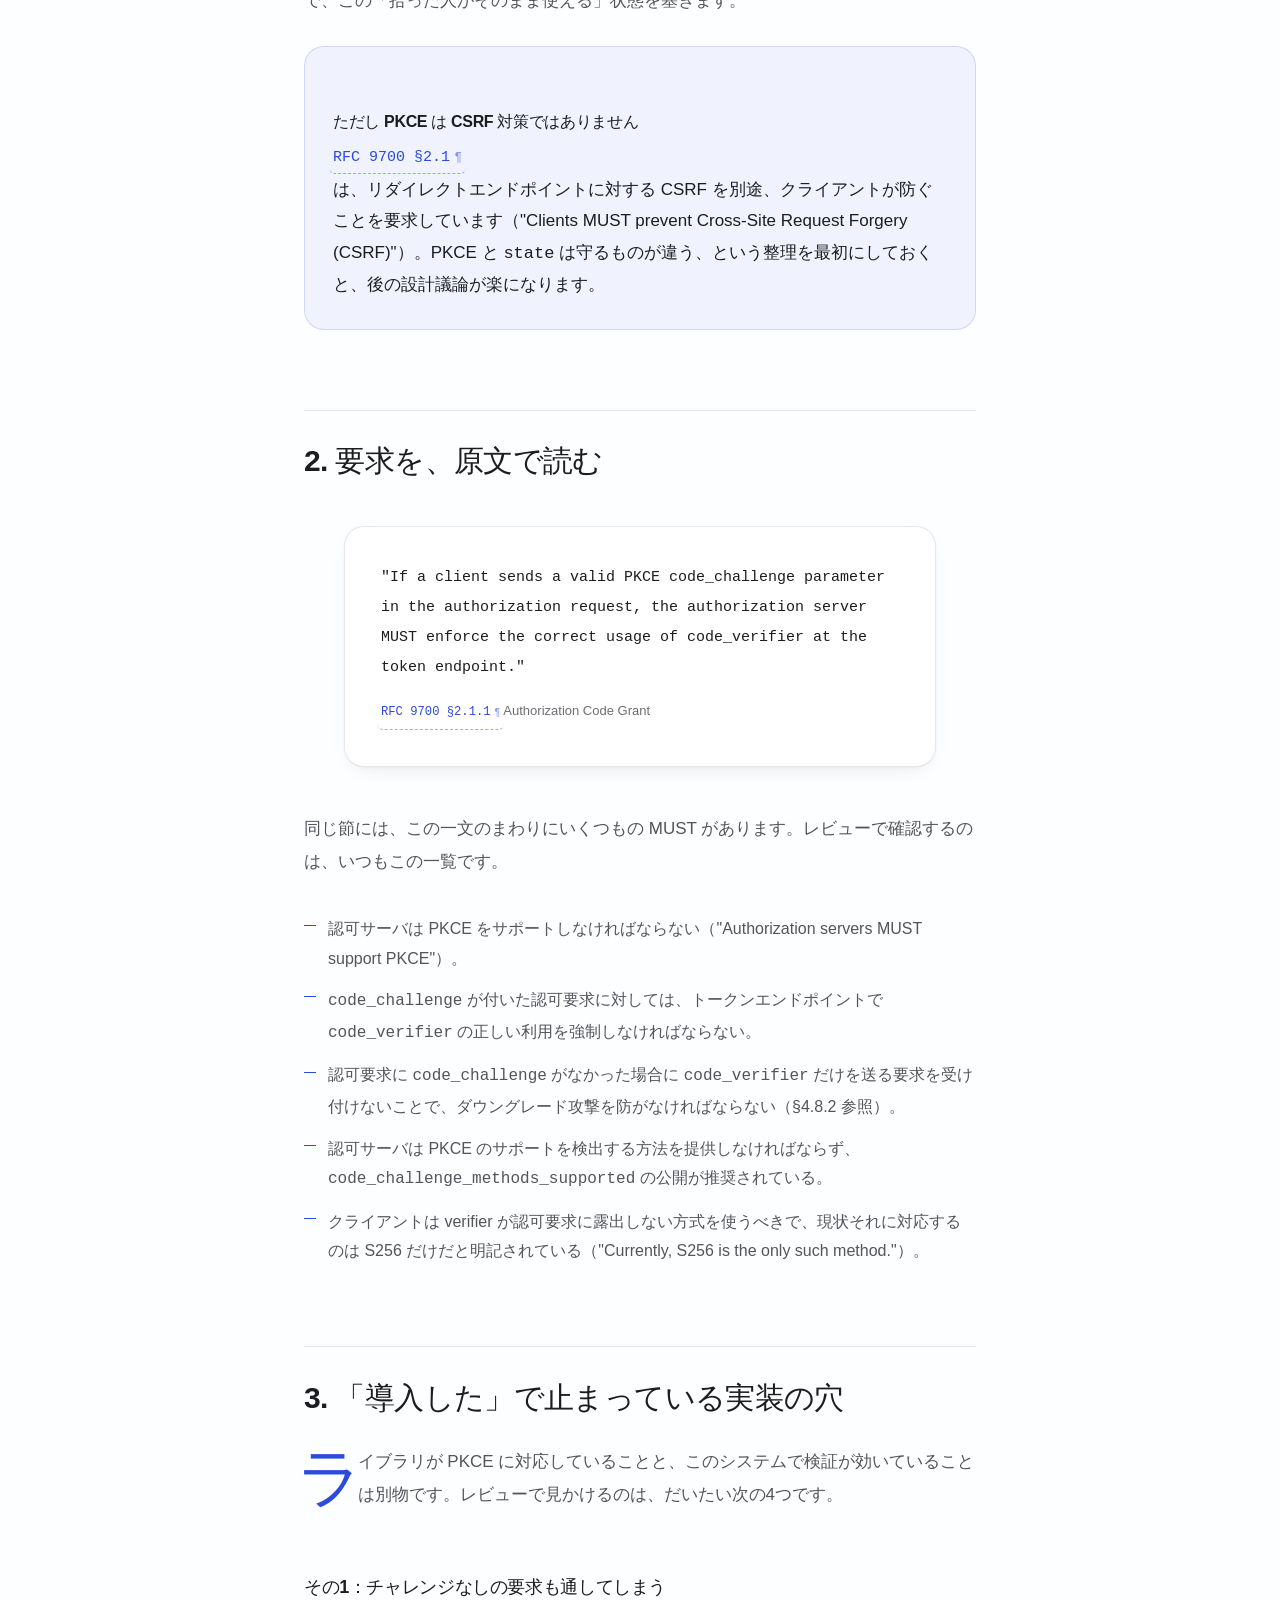
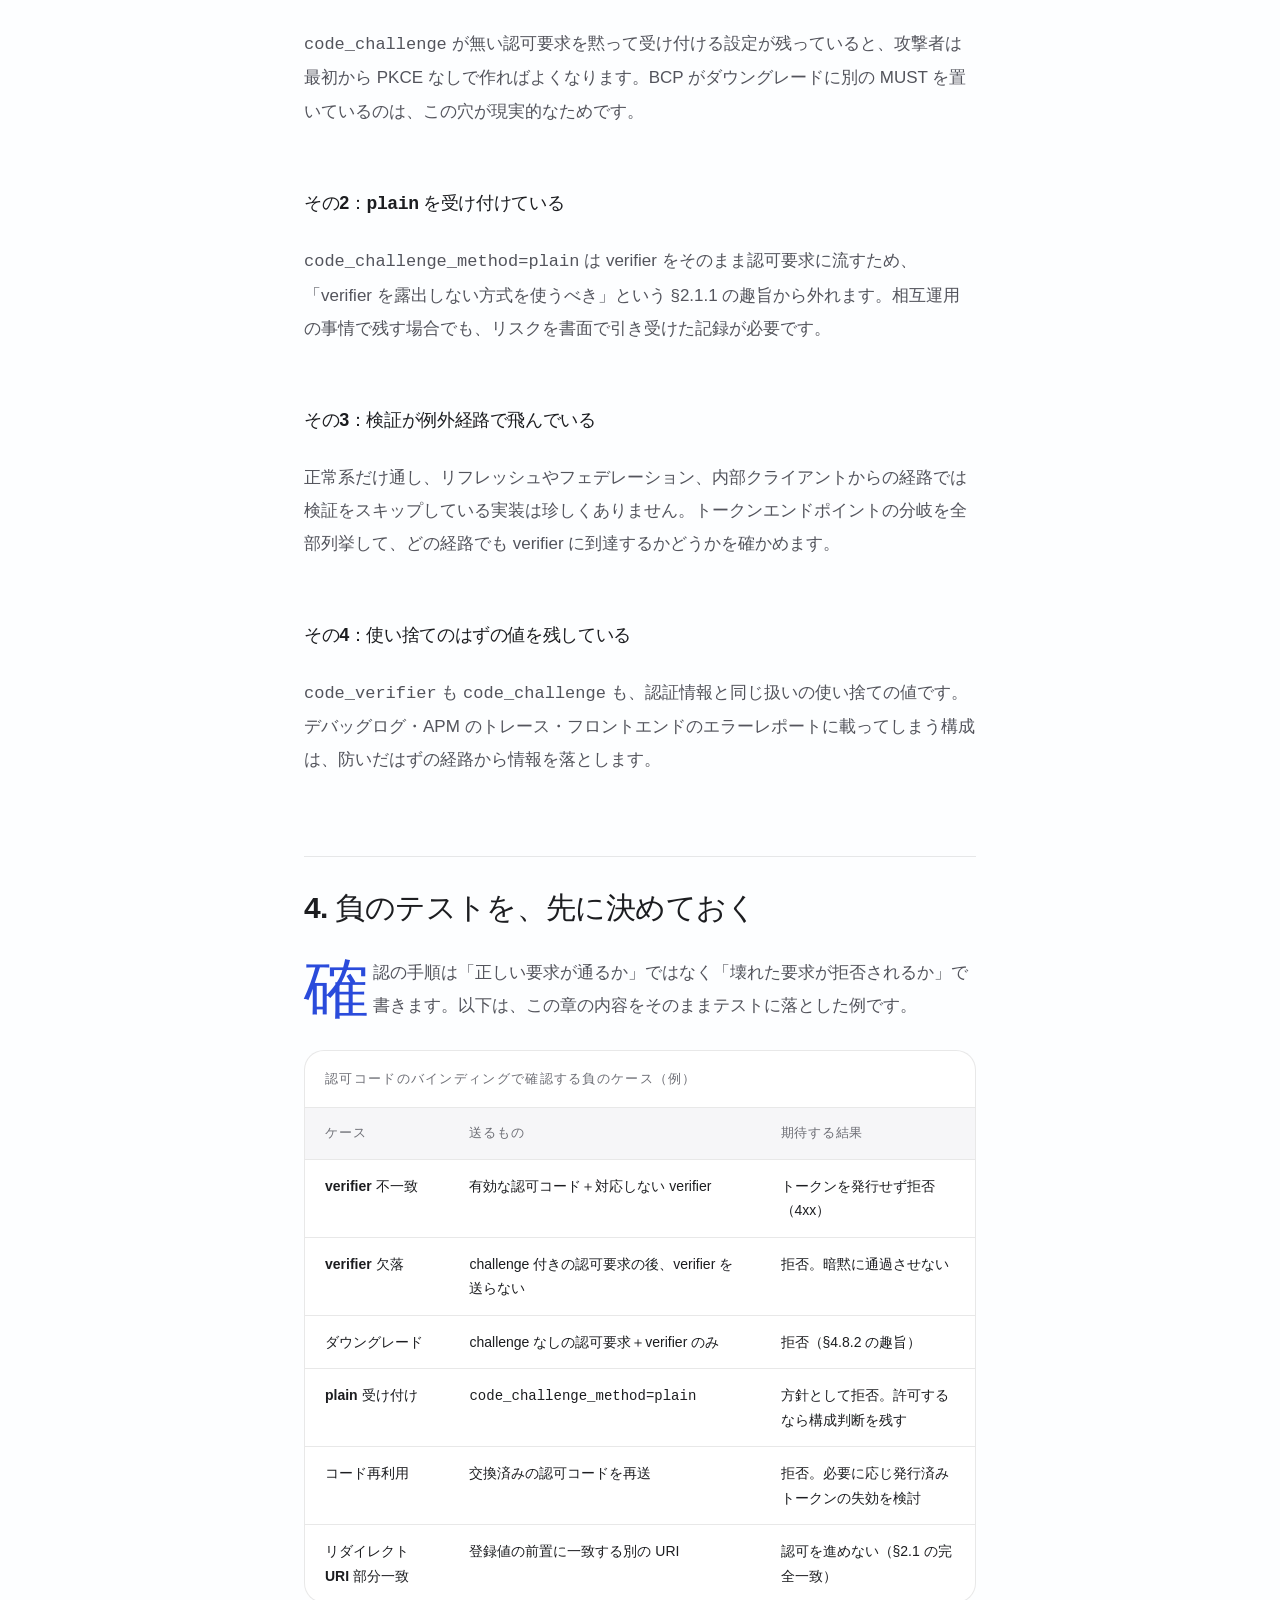
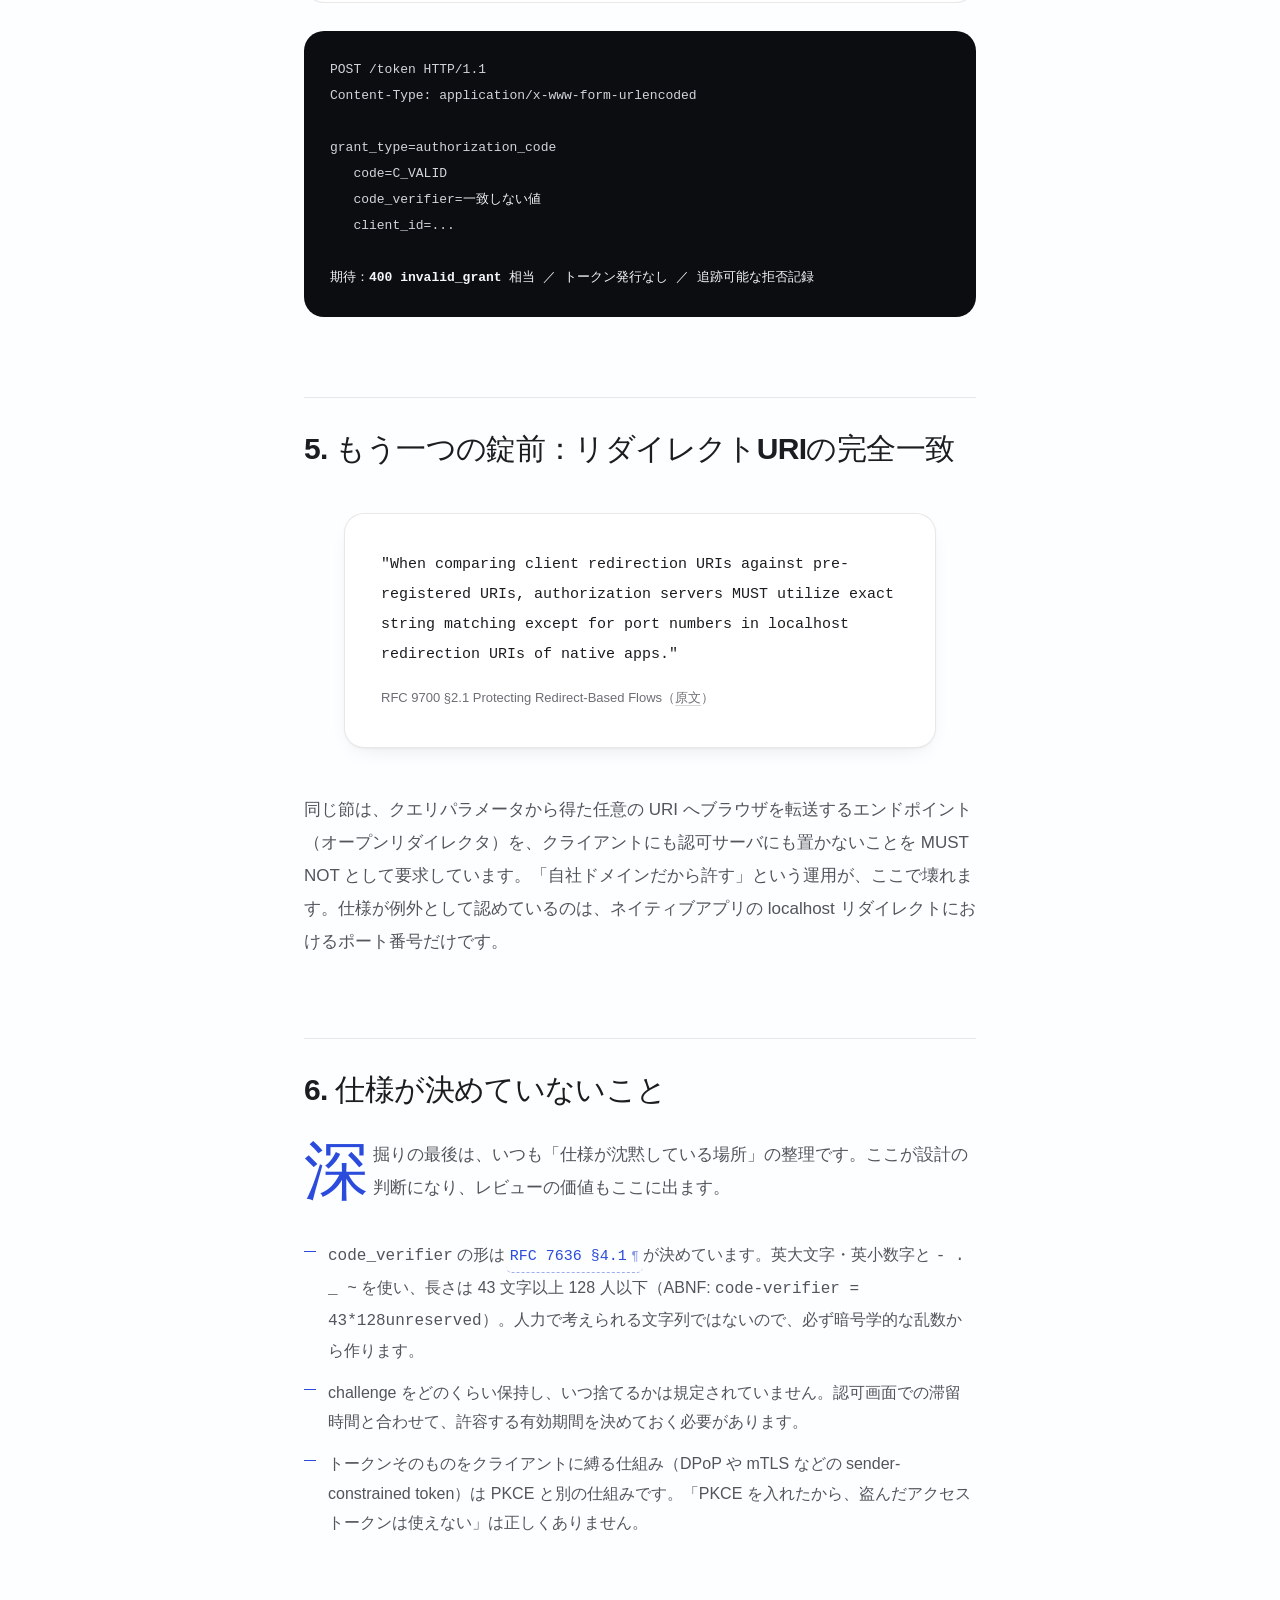
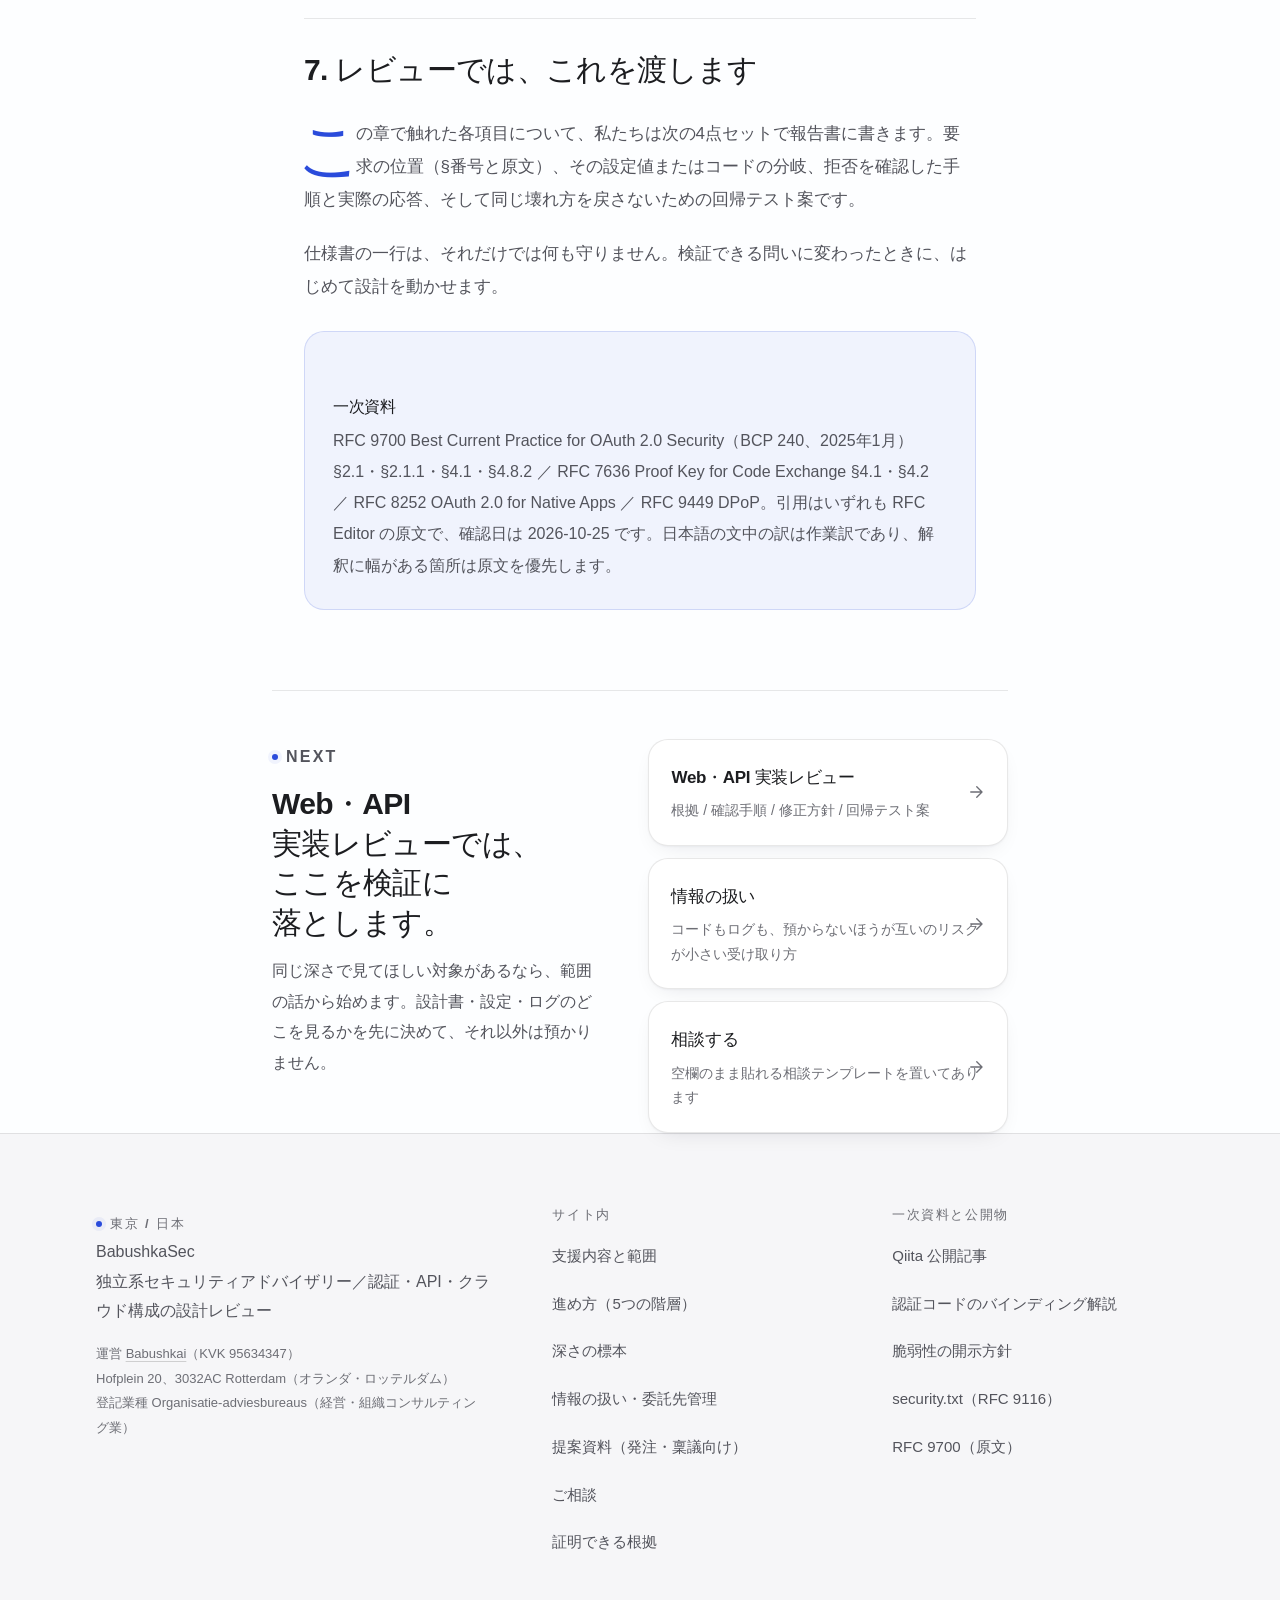
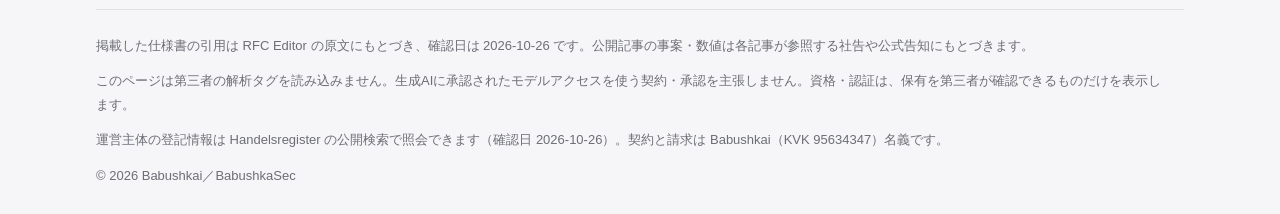
<file: notes/oauth-authorization-code/index.html>
<!DOCTYPE html><html lang="ja"><head><meta charset="UTF-8"><meta name="viewport" content="width=device-width, initial-scale=1"><meta http-equiv="Content-Security-Policy" content="default-src 'self'; script-src 'self'; style-src 'self'; img-src 'self' data:; font-src 'self'; connect-src 'self'; object-src 'none'; base-uri 'self'; form-action 'none'"><meta name="referrer" content="strict-origin-when-cross-origin"><meta name="view-transition" content="same-origin"><title>認可コードは、あなたの要求から離れない｜RFC 9700 を読む</title><meta name="description" content="OAuth 2.0 の認可コードを発行時の要求に結び付ける要求を、RFC 9700（BCP 240）と RFC 7636 の原文で読み、実装の穴と負のテストまで下りる解説。"><link rel="canonical" href="https://security.babushkai.com/notes/oauth-authorization-code/"><link rel="icon" href="/favicon.svg" type="image/svg+xml"><link rel="apple-touch-icon" href="/apple-touch-icon.png"><meta name="robots" content="noindex, nofollow"><meta property="og:type" content="website"><meta property="og:locale" content="ja_JP"><meta property="og:site_name" content="BabushkaSec"><meta property="og:title" content="認可コードは、あなたの要求から離れない｜RFC 9700 を読む"><meta property="og:description" content="OAuth 2.0 の認可コードを発行時の要求に結び付ける要求を、RFC 9700（BCP 240）と RFC 7636 の原文で読み、実装の穴と負のテストまで下りる解説。"><meta property="og:url" content="https://security.babushkai.com/notes/oauth-authorization-code/"><meta property="og:image" content="https://security.babushkai.com/og/oauth-authorization-code.png"><meta property="og:image:width" content="1200"><meta property="og:image:height" content="630"><meta property="og:image:alt" content="認可コードは、あなたの要求から離れない。 — 解説記事"><meta name="twitter:card" content="summary_large_image"><meta name="theme-color" content="#fdfeff"><!-- 構造化データ（JSON-LD は data block なので CSP の実行対象ではない）。値の組み立ては src/data/schema.ts --><script type="application/ld+json">{"@context":"https://schema.org","@graph":[{"@type":"ProfessionalService","@id":"https://security.babushkai.com/#organization","name":"BabushkaSec","legalName":"Babushkai","url":"https://security.babushkai.com/","description":"東京の独立系セキュリティアドバイザリー。認証・API・クラウド構成の設計レビューを、公表資料・仕様書・設定・コード・実行結果の5階層に降りて、推測と確認を分けたまま届けます。","email":"daisuke.kuwabara@babushkai.com","foundingDate":"2024-11","identifier":{"@type":"PropertyValue","propertyID":"オランダ商工会議所（Kamer van Koophandel）の Handelsregister の登記番号","value":"95634347"},"areaServed":{"@type":"Place","name":"東京 / 日本"},"sameAs":["https://qiita.com/emi_ndk"],"availableService":[{"@type":"Service","name":"アーキテクチャレビュー","description":"仕様書の意図と、実装された前提のズレを特定します。 手元に残るもの：判断サマリ（経営層向け・数ページ） / 階層別の論点一覧（根拠のリンク付き） / 優先順位つきの改善案と再検証の条件"},{"@type":"Service","name":"Web・API 実装レビュー","description":"「直せる形」で返すために、コードと挙動まで読みます。 手元に残るもの：論点ごとの根拠（設定値・コード位置・実行結果） / そのまま送れる再現手順と期待応答 / 修正方針と回帰テスト案"},{"@type":"Service","name":"継続アドバイザリー","description":"レビューで終わらせず、設計判断に残ります。 手元に残るもの：判断の根拠が残る合意記録 / 開いたままの論点リスト（次回に続く形で） / 四半期ごとの改善計画の更新"}]},{"@type":"WebSite","@id":"https://security.babushkai.com/#website","url":"https://security.babushkai.com/","name":"BabushkaSec","inLanguage":"ja","publisher":{"@id":"https://security.babushkai.com/#organization"}}]}</script><link rel="stylesheet" href="/_astro/style.CCUI2ik-.css"></head><body><a class="skip-link" href="#main">本文へ移動</a><header class="site-header"><div class="shell header-inner"><a class="brand" href="/" aria-label="BabushkaSec ホーム"><svg viewBox="0 0 24 24" aria-hidden="true" fill="none"><rect x="1.5" y="1.5" width="21" height="21" rx="6" stroke="currentColor" stroke-width="1.6"></rect><path d="M8 7.5h4.6a2.9 2.9 0 0 1 0 5.8H8V7.5Zm0 5.8h5.2a3.05 3.05 0 0 1 0 6.1H8v-6.1Z" stroke="currentColor" stroke-width="1.6" stroke-linejoin="round"></path></svg><span>BabushkaSec</span></a><nav class="primary-nav" aria-label="メインナビゲーション"><div class="nav-links" id="site-nav" popover="auto"><a href="/services/">支援内容</a><a href="/#method">進め方</a><a href="/#depth">深さの標本</a><a href="/proposal/">提案資料</a></div><a class="btn btn-primary header-cta" href="/contact/">相談する</a><button class="menu-btn" type="button" popovertarget="site-nav"><svg viewBox="0 0 24 24" fill="none" aria-hidden="true"><path d="M4 8.5h16M4 15.5h16" stroke="currentColor" stroke-width="1.8" stroke-linecap="round"></path></svg><span class="visually-hidden">メニュー</span></button></nav></div></header><main id="main"><script type="application/ld+json">{"@context":"https://schema.org","@type":"Article","headline":"認可コードは、あなたの要求から離れない。","description":"OAuth 2.0 の認可コードを発行時の要求に結び付ける要求を、RFC 9700（BCP 240）と RFC 7636 の原文で読み、実装の穴と負のテストまで下りる解説。","url":"https://security.babushkai.com/notes/oauth-authorization-code/","datePublished":"2026-10-25","inLanguage":"ja","author":{"@id":"https://security.babushkai.com/#organization"},"publisher":{"@id":"https://security.babushkai.com/#organization"},"isPartOf":{"@id":"https://security.babushkai.com/#website"}}</script><article class="article shell"><header class="article-head"><p class="eyebrow" data-reveal><span class="dot" aria-hidden="true"></span>Notes / OAuth 2.0</p><h1 data-reveal data-step="1">認可コードは、<br>あなたの要求から離れない。</h1><p class="lead" data-reveal data-step="2">「PKCE を有効にした」で止まるレビューと、検証が本当に効いているかを確認したレビュー。その差がどこに出るかを、RFC 9700 の原文に沿って追います。</p><ul class="hero-meta" data-reveal data-step="3"><li class="chip chip-mono">RFC 9700 §2.1 / §2.1.1</li><li class="chip chip-mono">RFC 7636 §4.1</li><li class="chip">公開 2026-10-25</li></ul></header><nav class="rail" aria-label="この記事の章"><div class="rail-inner"><a class="rail-title" href="#main">解説</a><ol class="rail-links"><li><a href="#what-happens"><b>01</b>何が起きるのか</a></li><li><a href="#spec-text"><b>02</b>要求を原文で</a></li><li><a href="#gaps"><b>03</b>実装の穴</a></li><li><a href="#negative-tests"><b>04</b>負のテスト</a></li><li><a href="#redirect-uri"><b>05</b>リダイレクトURI</a></li><li><a href="#unspecified"><b>06</b>仕様の沈黙</a></li><li><a href="#deliverable"><b>07</b>レビューでは</a></li></ol><a class="btn btn-primary rail-cta" href="/contact/">相談する</a></div><span class="rail-progress" aria-hidden="true"></span></nav><div class="article-body"><p>RFC 9700「Best Current Practice for OAuth 2.0 Security」は 2025年1月に発行され、RFC 6749・6750・6819 などに対して更新として位置づけられている Best Current Practice（BCP 240）です。かつて「推奨」と語られていた_PKCE_が、クライアントと認可サーバの双方に対して、かなり強い言葉で書き直されています。</p><p>この章では<strong>認可コードのバインディング</strong>——「発行された認可コードを、それを要求したブラウザセッションに結び付ける」一点だけに絞って、仕様・実装・テスト・仕様の沈黙という順に下りていきます。</p><h2 id="what-happens">1. 何が起きるのか<a class="permalink" href="#what-happens" aria-label="「何が起きるのか」へのリンク">#</a></h2><p>認可コードフローでは、認可サーバが発行した一時的な認可コードを、クライアントがバックエンドチャネルで <code>/token</code> に送ってトークンと交換します。このとき、認可コードそのものが「誰の要求に対して発行されたか」を覚えていなければ、コードを手に入れた人がそのまま交換できてしまいます。</p><pre class="codeblock"><code>1. 攻撃者のアプリが /authorize にアクセス（code_challenge なし）
2. 被害者のブラウザが認可画面に進み、認可コード C が発行される
3. C が攻撃者側エンドポイントに届く（既知の転送先・漏えい経路）
4. 攻撃者が自分の client credentials で /token に C を送る
<b>→ トークンが攻撃者の手に入る</b></code></pre><p>PKCE は、認可要求の時点でクライアントが持っていた値（<code>code_verifier</code>）のダイジェスト <code>code_challenge</code> を預かり、トークン交換時に元の値を突き合わせることで、この「拾った人がそのまま使える」状態を塞ぎます。</p><div class="callout"><h3>ただし PKCE は CSRF 対策ではありません</h3><p><span class="cite"><button type="button" class="cite-trigger" popovertarget="c-s21"><span class="cite-src">RFC 9700 §2.1</span><span class="cite-mark" aria-hidden="true">¶</span><span class="visually-hidden">の要点を読む</span></button><div class="cite-note" id="c-s21" popover="auto"><p class="cite-where">RFC 9700 §2.1</p><p class="cite-body">リダイレクトで流れる認可コードは、CSRF 対策と完全一致の検証の両方で守る。PKCE と <code>state</code> は守るものが違う、という整理が先になる。</p><a class="cite-link" href="https://www.rfc-editor.org/rfc/rfc9700.html#section-2.1" target="_blank" rel="noopener noreferrer">原文を読む<span class="visually-hidden">（新しいタブ）</span><span aria-hidden="true"> ↗</span></a></div></span> は、リダイレクトエンドポイントに対する CSRF を別途、クライアントが防ぐことを要求しています（"Clients MUST prevent Cross-Site Request Forgery (CSRF)"）。PKCE と <code>state</code> は守るものが違う、という整理を最初にしておくと、後の設計議論が楽になります。</p></div><h2 id="spec-text">2. 要求を、原文で読む<a class="permalink" href="#spec-text" aria-label="「要求を、原文で読む」へのリンク">#</a></h2><blockquote class="pullquote"><p>"If a client sends a valid PKCE code_challenge parameter in the authorization request, the authorization server MUST enforce the correct usage of code_verifier at the token endpoint."</p><cite><span class="cite"><button type="button" class="cite-trigger" popovertarget="c-s211"><span class="cite-src">RFC 9700 §2.1.1</span><span class="cite-mark" aria-hidden="true">¶</span><span class="visually-hidden">の要点を読む</span></button><div class="cite-note" id="c-s211" popover="auto"><p class="cite-where">RFC 9700 §2.1.1</p><p class="cite-body">code_challenge を送ったクライアントに対しては、トークンエンドポイントで code_verifier の正しい利用を MUST で強制する。逆に verifier だけを送る要求を通さないことがダウングレード攻撃の防止になる。</p><a class="cite-link" href="https://www.rfc-editor.org/rfc/rfc9700.html#section-2.1.1" target="_blank" rel="noopener noreferrer">原文を読む<span class="visually-hidden">（新しいタブ）</span><span aria-hidden="true"> ↗</span></a></div></span> Authorization Code Grant</cite></blockquote><p>同じ節には、この一文のまわりにいくつもの MUST があります。レビューで確認するのは、いつもこの一覧です。</p><ul class="principles"><li>認可サーバは PKCE をサポートしなければならない（"Authorization servers MUST support PKCE"）。</li><li><code>code_challenge</code> が付いた認可要求に対しては、トークンエンドポイントで <code>code_verifier</code> の正しい利用を強制しなければならない。</li><li>認可要求に <code>code_challenge</code> がなかった場合に <code>code_verifier</code> だけを送る要求を受け付けないことで、ダウングレード攻撃を防がなければならない（§4.8.2 参照）。</li><li>認可サーバは PKCE のサポートを検出する方法を提供しなければならず、<code>code_challenge_methods_supported</code> の公開が推奨されている。</li><li>クライアントは verifier が認可要求に露出しない方式を使うべきで、現状それに対応するのは S256 だけだと明記されている（"Currently, S256 is the only such method."）。</li></ul><h2 id="gaps">3. 「導入した」で止まっている実装の穴<a class="permalink" href="#gaps" aria-label="「実装の穴」へのリンク">#</a></h2><p>ライブラリが PKCE に対応していることと、このシステムで検証が効いていることは別物です。レビューで見かけるのは、だいたい次の4つです。</p><h3>その1：チャレンジなしの要求も通してしまう</h3><p><code>code_challenge</code> が無い認可要求を黙って受け付ける設定が残っていると、攻撃者は最初から PKCE なしで作ればよくなります。BCP がダウングレードに別の MUST を置いているのは、この穴が現実的なためです。</p><h3>その2：<code>plain</code> を受け付けている</h3><p><code>code_challenge_method=plain</code> は verifier をそのまま認可要求に流すため、「verifier を露出しない方式を使うべき」という §2.1.1 の趣旨から外れます。相互運用の事情で残す場合でも、リスクを書面で引き受けた記録が必要です。</p><h3>その3：検証が例外経路で飛んでいる</h3><p>正常系だけ通し、リフレッシュやフェデレーション、内部クライアントからの経路では検証をスキップしている実装は珍しくありません。トークンエンドポイントの分岐を全部列挙して、どの経路でも verifier に到達するかどうかを確かめます。</p><h3>その4：使い捨てのはずの値を残している</h3><p><code>code_verifier</code> も <code>code_challenge</code> も、認証情報と同じ扱いの使い捨ての値です。デバッグログ・APM のトレース・フロントエンドのエラーレポートに載ってしまう構成は、防いだはずの経路から情報を落とします。</p><h2 id="negative-tests">4. 負のテストを、先に決めておく<a class="permalink" href="#negative-tests" aria-label="「負のテスト」へのリンク">#</a></h2><p>確認の手順は「正しい要求が通るか」ではなく「壊れた要求が拒否されるか」で書きます。以下は、この章の内容をそのままテストに落とした例です。</p><div class="table-wrap"><table><caption>認可コードのバインディングで確認する負のケース（例）</caption><thead><tr><th scope="col">ケース</th><th scope="col">送るもの</th><th scope="col">期待する結果</th></tr></thead><tbody><tr><th scope="row">verifier 不一致</th><td>有効な認可コード＋対応しない verifier</td><td>トークンを発行せず拒否（4xx）</td></tr><tr><th scope="row">verifier 欠落</th><td>challenge 付きの認可要求の後、verifier を送らない</td><td>拒否。暗黙に通過させない</td></tr><tr><th scope="row">ダウングレード</th><td>challenge なしの認可要求＋verifier のみ</td><td>拒否（§4.8.2 の趣旨）</td></tr><tr><th scope="row">plain 受け付け</th><td><code>code_challenge_method=plain</code></td><td>方針として拒否。許可するなら構成判断を残す</td></tr><tr><th scope="row">コード再利用</th><td>交換済みの認可コードを再送</td><td>拒否。必要に応じ発行済みトークンの失効を検討</td></tr><tr><th scope="row">リダイレクトURI 部分一致</th><td>登録値の前置に一致する別の URI</td><td>認可を進めない（§2.1 の完全一致）</td></tr></tbody></table></div><pre class="codeblock"><code>POST /token HTTP/1.1
Content-Type: application/x-www-form-urlencoded

grant_type=authorization_code
   code=C_VALID
   code_verifier=<b>一致しない値</b>
   client_id=...

<b>期待：400 invalid_grant 相当 ／ トークン発行なし ／ 追跡可能な拒否記録</b></code></pre><h2 id="redirect-uri">5. もう一つの錠前：リダイレクトURIの完全一致<a class="permalink" href="#redirect-uri" aria-label="「リダイレクトURIの完全一致」へのリンク">#</a></h2><blockquote class="pullquote"><p>"When comparing client redirection URIs against pre-registered URIs, authorization servers MUST utilize exact string matching except for port numbers in localhost redirection URIs of native apps."</p><cite>RFC 9700 §2.1 Protecting Redirect-Based Flows（<a href="https://www.rfc-editor.org/rfc/rfc9700.html#section-2.1" target="_blank" rel="noopener noreferrer">原文</a>）</cite></blockquote><p>同じ節は、クエリパラメータから得た任意の URI へブラウザを転送するエンドポイント（オープンリダイレクタ）を、クライアントにも認可サーバにも置かないことを MUST NOT として要求しています。「自社ドメインだから許す」という運用が、ここで壊れます。仕様が例外として認めているのは、ネイティブアプリの localhost リダイレクトにおけるポート番号だけです。</p><h2 id="unspecified">6. 仕様が決めていないこと<a class="permalink" href="#unspecified" aria-label="「仕様が決めていないこと」へのリンク">#</a></h2><p>深掘りの最後は、いつも「仕様が沈黙している場所」の整理です。ここが設計の判断になり、レビューの価値もここに出ます。</p><ul class="principles"><li><code>code_verifier</code> の形は <span class="cite"><button type="button" class="cite-trigger" popovertarget="c-rfc7636"><span class="cite-src">RFC 7636 §4.1</span><span class="cite-mark" aria-hidden="true">¶</span><span class="visually-hidden">の要点を読む</span></button><div class="cite-note" id="c-rfc7636" popover="auto"><p class="cite-where">RFC 7636 §4.1</p><p class="cite-body">43 文字以上 128 文字以下の unreserved 文字。人力で考えられる文字列ではないので、必ず暗号学的な乱数から作る。</p><a class="cite-link" href="https://www.rfc-editor.org/rfc/rfc7636.html#section-4.1" target="_blank" rel="noopener noreferrer">原文を読む<span class="visually-hidden">（新しいタブ）</span><span aria-hidden="true"> ↗</span></a></div></span> が決めています。英大文字・英小数字と <code>- . _ ~</code> を使い、長さは 43 文字以上 128 人以下（ABNF: <code>code-verifier = 43*128unreserved</code>）。人力で考えられる文字列ではないので、必ず暗号学的な乱数から作ります。</li><li>challenge をどのくらい保持し、いつ捨てるかは規定されていません。認可画面での滞留時間と合わせて、許容する有効期間を決めておく必要があります。</li><li>トークンそのものをクライアントに縛る仕組み（DPoP や mTLS などの sender-constrained token）は PKCE と別の仕組みです。「PKCE を入れたから、盗んだアクセストークンは使えない」は正しくありません。</li></ul><h2 id="deliverable">7. レビューでは、これを渡します<a class="permalink" href="#deliverable" aria-label="「レビューでは、これを渡します」へのリンク">#</a></h2><p>この章で触れた各項目について、私たちは次の4点セットで報告書に書きます。要求の位置（§番号と原文）、その設定値またはコードの分岐、拒否を確認した手順と実際の応答、そして同じ壊れ方を戻さないための回帰テスト案です。</p><p>仕様書の一行は、それだけでは何も守りません。検証できる問いに変わったときに、はじめて設計を動かせます。</p><div class="callout"><h3>一次資料</h3><p>RFC 9700 Best Current Practice for OAuth 2.0 Security（BCP 240、2025年1月）§2.1・§2.1.1・§4.1・§4.8.2 ／ RFC 7636 Proof Key for Code Exchange §4.1・§4.2 ／ RFC 8252 OAuth 2.0 for Native Apps ／ RFC 9449 DPoP。引用はいずれも RFC Editor の原文で、確認日は 2026-10-25 です。日本語の文中の訳は作業訳であり、解釈に幅がある箇所は原文を優先します。</p></div></div><nav class="article-end" aria-label="読み終わってからの導線"><div class="article-end-lead"><p class="eyebrow"><span class="dot" aria-hidden="true"></span>Next</p><h2 id="end-title">Web・API 実装レビューでは、<br>ここを検証に落とします。</h2><p>同じ深さで見てほしい対象があるなら、範囲の話から始めます。設計書・設定・ログのどこを見るかを先に決めて、それ以外は預かりません。</p></div><ul class="article-end-links"><li><a href="/services/#implementation-review"><b>Web・API 実装レビュー</b><span>根拠 / 確認手順 / 修正方針 / 回帰テスト案</span><svg class="arrow" viewBox="0 0 24 24" fill="none" aria-hidden="true"><path d="M5 12h14m-6-7 7 7-7 7" stroke="currentColor" stroke-width="1.8" stroke-linecap="round" stroke-linejoin="round"></path></svg></a></li><li><a href="/data-handling/"><b>情報の扱い</b><span>コードもログも、預からないほうが互いのリスクが小さい受け取り方</span><svg class="arrow" viewBox="0 0 24 24" fill="none" aria-hidden="true"><path d="M5 12h14m-6-7 7 7-7 7" stroke="currentColor" stroke-width="1.8" stroke-linecap="round" stroke-linejoin="round"></path></svg></a></li><li><a href="/contact/"><b>相談する</b><span>空欄のまま貼れる相談テンプレートを置いてあります</span><svg class="arrow" viewBox="0 0 24 24" fill="none" aria-hidden="true"><path d="M5 12h14m-6-7 7 7-7 7" stroke="currentColor" stroke-width="1.8" stroke-linecap="round" stroke-linejoin="round"></path></svg></a></li></ul></nav></article></main><footer class="site-footer"><div class="shell"><div class="footer-grid"><div><p class="eyebrow"><span class="dot" aria-hidden="true"></span>東京 / 日本</p><p class="person-role">BabushkaSec<br>独立系セキュリティアドバイザリー／認証・API・クラウド構成の設計レビュー</p><p class="footer-operator">運営 <a href="https://www.kvk.nl/zoeken/?source=kvk&amp;query=babushkai" target="_blank" rel="noopener noreferrer">Babushkai</a>（KVK 95634347）<br>Hofplein 20、3032AC Rotterdam（オランダ・ロッテルダム）<br>登記業種 Organisatie-adviesbureaus（経営・組織コンサルティング業）</p></div><div><h3>サイト内</h3><div class="footer-links"><a href="/services/">支援内容と範囲</a><a href="/#method">進め方（5つの階層）</a><a href="/#depth">深さの標本</a><a href="/data-handling/">情報の扱い・委託先管理</a><a href="/proposal/">提案資料（発注・稟議向け）</a><a href="/contact/">ご相談</a><a href="/#trust">証明できる根拠</a></div></div><div><h3>一次資料と公開物</h3><div class="footer-links"><a href="https://qiita.com/emi_ndk" target="_blank" rel="noopener noreferrer">Qiita 公開記事</a><a href="/notes/oauth-authorization-code/">認証コードのバインディング解説</a><a href="/disclosure/">脆弱性の開示方針</a><a href="/.well-known/security.txt">security.txt（RFC 9116）</a><a href="https://www.rfc-editor.org/rfc/rfc9700.html" target="_blank" rel="noopener noreferrer">RFC 9700（原文）</a></div></div></div><div class="footer-note"><p>掲載した仕様書の引用は RFC Editor の原文にもとづき、確認日は 2026-10-26 です。公開記事の事案・数値は各記事が参照する社告や公式告知にもとづきます。</p><p>このページは第三者の解析タグを読み込みません。生成AIに承認されたモデルアクセスを使う契約・承認を主張しません。資格・認証は、保有を第三者が確認できるものだけを表示します。</p><p>運営主体の登記情報は Handelsregister の公開検索で照会できます（確認日 2026-10-26）。契約と請求は Babushkai（KVK 95634347）名義です。</p><p>&copy; 2026 Babushkai／BabushkaSec</p></div></div></footer><script type="module" src="/_astro/Base.astro_astro_type_script_index_0_lang.D41C5V8o.js"></script></body></html>
</file>
<file: _astro/style.CCUI2ik-.css>
@layer reset{*,:before,:after{box-sizing:border-box}body,h1,h2,h3,p,ul,ol,figure,dl,dd{margin:0}ul,ol{padding:0;list-style:none}button,input,textarea,select{font:inherit;color:inherit}button{cursor:pointer;background:0 0;border:0}button,a{-webkit-tap-highlight-color:transparent}img,svg{max-width:100%;display:block}a{color:inherit;text-decoration:none}[hidden]{display:none!important}}@layer tokens{@property --h-action{syntax:"<number>";inherits:true;initial-value:267}@property --c-action{syntax:"<number>";inherits:true;initial-value:.222}@property --h-neutral{syntax:"<number>";inherits:true;initial-value:275}@property --scrolled{syntax:"<number>";inherits:true;initial-value:0}@property --lit{syntax:"<number>";inherits:true;initial-value:0}:root{color-scheme:light;--h-action:267;--c-action:.222;--h-reject:29;--c-reject:.174;--h-accept:161;--c-accept:.11;--h-neutral:275;--canvas:oklch(99.6% .002 var(--h-neutral));--surface:oklch(100% 0 var(--h-neutral));--surface-soft:oklch(97.4% .003 var(--h-neutral));--night:oklch(15.8% .007 var(--h-action));--night-surface:oklch(21% .01 var(--h-action));--ink:oklch(23.2% .006 var(--h-neutral));--ink-2:oklch(44.8% .012 var(--h-neutral));--ink-3:oklch(54% .01 var(--h-neutral));--night-ink:oklch(97.1% .004 var(--h-neutral));--night-ink-2:oklch(72% .016 var(--h-neutral));--hairline:#00000017;--hairline-strong:#00000029;--night-hairline:#ffffff24;--action:oklch(48.9% var(--c-action) var(--h-action));--action-hover:oklch(42.2% var(--c-action) var(--h-action));--action-solid:var(--action);--on-action:oklch(99.6% .002 var(--h-neutral));--reject:oklch(54.3% var(--c-reject) var(--h-reject));--accept:oklch(51.5% var(--c-accept) var(--h-accept));--reject-ink:oklch(48.5% var(--c-reject) var(--h-reject));--accept-ink:oklch(46.1% var(--c-accept) var(--h-accept));--depth-1:oklch(48.9% var(--c-action) var(--h-action));--depth-2:oklch(41% calc(var(--c-action) * .94) var(--h-action));--depth-3:oklch(35% calc(var(--c-action) * .86) var(--h-action));--depth-4:oklch(29.5% calc(var(--c-action) * .76) var(--h-action));--depth-5:oklch(24.5% calc(var(--c-action) * .64) var(--h-action));--veil:#fbfbfdb8;--veil-strong:#fbfbfddb;--paper-edge:linear-gradient(180deg, oklch(100% 0 var(--h-neutral)), oklch(98% .003 var(--h-neutral)));--dot:#0000001a;--grid-line:oklch(from var(--ink) l c h / .05);--hover-wash:#00000005;--glow:oklch(from var(--action) l c h / .16);--night-glow:oklch(from var(--action) l c h / .34);--action-glow:oklch(from var(--action) l c h / .6);--action-hairline:oklch(from var(--action) l c h / .16);--tint:oklch(from var(--action) l c h / .06);--reject-tint:oklch(from var(--reject) l c h / .1);--accept-tint:oklch(from var(--accept) l c h / .12);--invert-ink:oklch(99.6% .002 var(--h-neutral));--code-ink:oklch(87% .012 var(--h-neutral));--link-on-night:oklch(78% .12 var(--h-action));--mark-use:oklch(85% .13 165);--mark-guard:oklch(80% .13 25);--font-sans:-apple-system, BlinkMacSystemFont, "SF Pro Display", "SF Pro Text", "Hiragino Sans", "Hiragino Kaku Gothic ProN", "Yu Gothic UI", "Noto Sans JP", "Segoe UI", sans-serif;--font-mono:ui-monospace, "SF Mono", "JetBrains Mono", Menlo, Consolas, monospace;--display:clamp(1.875rem, 7.6vw, 5.1rem);--h2:clamp(1.75rem, 4.1vw, 3rem);--h3:clamp(1.25rem, 2.1vw, 1.625rem);--lead:clamp(1.0625rem, 1.5vw, 1.375rem);--body:1.0625rem;--caption:.8125rem;--leading-tight:1.14;--leading-heading:1.32;--leading-body:1.85;--tracking-display:-.032em;--tracking-heading:-.021em;--gutter:clamp(1.25rem, 4vw, 2.5rem);--content-max:68rem;--reading-max:38rem;--section-space:clamp(4.5rem, 9vw, 7.5rem);--r-s:12px;--r-m:20px;--r-l:28px;--r-pill:999px;--shadow-s:0 1px 2px #1018280a, 0 8px 24px -12px #10182824;--shadow-m:0 2px 6px #1018280d, 0 32px 72px -28px #1018283d;--shadow-float:0 40px 120px -40px #10182861, 0 2px 8px #1018280f;--shadow-lift:0 24px 48px -28px #1018284d, 0 2px 6px #1018280d;--ease-out:cubic-bezier(.22, .61, .36, 1);--lift:translateY(-2px);--header-h:3.75rem;--pin-top:var(--header-h);--anchor-cite:--cite}@media (width<=54rem){:root{--pin-top:0px}}:root:has(.rail){--pin-top:0px}@supports not (color:oklch(from red l c h)){:root{--grid-line:#1d1d1f0d;--glow:#274bdb29;--night-glow:#274bdb57;--action-glow:#274bdb99;--action-hairline:#274bdb29;--tint:#274bdb0f;--reject-tint:#c0392c1a;--accept-tint:#167a531f}}@media (color-gamut:p3){:root{--c-action:.245}}}@layer base{html{scroll-behavior:smooth;scroll-padding-top:calc(var(--pin-top) + 4rem);-webkit-text-size-adjust:100%;font-kerning:normal;font-optical-sizing:auto;text-spacing-trim:normal;text-autospace:normal}pre,code,kbd,samp{text-spacing-trim:space-none;text-autospace:no-autospace;font-optical-sizing:auto}body{background:var(--canvas);color:var(--ink);font-family:var(--font-sans);font-size:var(--body);line-height:var(--leading-body);font-synthesis-weight:none;-webkit-font-smoothing:antialiased;text-rendering:optimizelegibility}h1,h2,h3{font-weight:600;line-height:var(--leading-heading);letter-spacing:var(--tracking-heading);text-wrap:balance}:where(h1,h2,h3,h4,.chip,.fold-question,.test-row dd){word-break:auto-phrase;overflow-wrap:break-word}h1,h2{font-feature-settings:"palt" 1}@supports (hanging-punctuation:first){h1,h2{hanging-punctuation:first last}}h1{font-size:var(--display);line-height:var(--leading-tight);letter-spacing:var(--tracking-display)}h2{font-size:var(--h2)}h3{font-size:var(--h3)}code,pre,kbd{font-family:var(--font-mono)}p{overflow-wrap:break-word;line-break:strict;text-wrap:pretty}strong{font-weight:600}::selection{color:var(--on-action);background:var(--action-solid)}:where(a,button,summary,[tabindex]):focus-visible{outline:3px solid var(--action);outline-offset:3px;border-radius:var(--r-s)}@supports (initial-letter:2){.article-body>h2+p:first-letter{initial-letter:2;color:var(--action);margin-inline-end:.35rem;font-weight:600}}:where(.ledger-date,.slide-metrics b,time,.registry-en,.chip-mono,.service-no,.layer-index,.slide-foot){font-variant-numeric:tabular-nums}}@layer layout{.shell{width:min(var(--content-max), 100% - (var(--gutter) * 2));margin-inline:auto}.section{padding-block:var(--section-space);position:relative}.section-tight{padding-block:clamp(4rem,8vw,6.5rem)}.stack>*+*{margin-top:var(--gap,1rem)}.skip-link{z-index:999;border-radius:var(--r-pill);background:var(--ink);color:var(--invert-ink);transition:translate .2s var(--ease-out);padding:.75rem 1.25rem;font-size:.9375rem;position:fixed;top:.75rem;left:50%;translate:-50% -200%}.skip-link:focus{translate:-50%}}@layer components{.eyebrow{font-size:var(--caption);letter-spacing:.14em;text-transform:uppercase;color:var(--ink-3);align-items:center;gap:.5rem;font-weight:600;display:inline-flex}@media (width<=26rem){.eyebrow{letter-spacing:.06em}}.eyebrow .dot{background:var(--action);width:6px;height:6px;box-shadow:0 0 0 4px var(--tint);border-radius:50%}.lead{font-size:var(--lead);color:var(--ink-2);letter-spacing:-.01em;line-height:1.75}.measure{max-width:var(--reading-max)}.section-head{gap:1.25rem;max-width:46rem;margin-bottom:clamp(2.5rem,5vw,4.5rem);display:grid}.section-head p:last-child{color:var(--ink-2);font-size:1.0625rem}.btn{border-radius:var(--r-pill);letter-spacing:-.01em;min-height:3rem;transition:background-color .24s var(--ease-out), color .24s var(--ease-out), box-shadow .24s var(--ease-out), transform .18s var(--ease-out);justify-content:center;align-items:center;gap:.5rem;padding:.75rem 1.5rem;font-size:1rem;font-weight:600;display:inline-flex}.btn:active{transform:scale(.975)}.btn-primary{background:var(--action-solid);color:var(--on-action);box-shadow:0 8px 24px -10px var(--action-glow)}.btn-primary:hover{background:var(--action-hover)}.btn-quiet{color:var(--action);padding-inline:.5rem}.btn-quiet:hover{text-underline-offset:.35em;text-decoration:underline 1.5px}.btn-lg{min-height:3.25rem;padding:.9rem 1.875rem;font-size:1.0625rem}.arrow{width:1.1em;height:1.1em;transition:transform .24s var(--ease-out);flex:none}.btn:hover .arrow,.row-link:hover .arrow{transform:translate(3px)}.chip{border-radius:var(--r-pill);background:var(--surface-soft);color:var(--ink-2);font-size:var(--caption);letter-spacing:.01em;white-space:nowrap;align-items:center;gap:.375rem;padding:.25rem .625rem;font-weight:600;display:inline-flex}.chip-mono{font-family:var(--font-mono);letter-spacing:.02em;font-size:.75rem}a.chip{border:1px solid var(--hairline-strong);transition:color .2s var(--ease-out), border-color .2s var(--ease-out), transform .2s var(--ease-out)}a.chip:hover{color:var(--action);border-color:var(--action)}.chip-reject{background:var(--reject-tint);color:var(--reject-ink)}.chip-accept{background:var(--accept-tint);color:var(--accept-ink)}.card{background:var(--surface);border:1px solid var(--hairline);border-radius:var(--r-l)}.card-pad{padding:clamp(1.5rem,3vw,2.25rem)}.rail{top:calc(var(--pin-top) - 1px);z-index:90;background:var(--rail-bg,var(--veil-strong));backdrop-filter:saturate(180%)blur(20px);border-block:1px solid var(--rail-line,var(--hairline));position:sticky}body:has(.rail) .site-header{position:absolute}.rail-title{letter-spacing:-.015em;white-space:nowrap;color:var(--rail-ink-strong,var(--ink));flex:none;padding-block:.75rem;font-size:1rem;font-weight:650}.rail-cta{min-height:2rem;box-shadow:none;flex:none;margin-inline-start:auto;padding:.3125rem .875rem;font-size:.8125rem}.rail-hint+.rail-cta{margin-inline-start:0}@media (width<=54rem){.rail-title{display:none}}@property --rail-fade-start{syntax:"<length>";inherits:false;initial-value:0}@property --rail-fade-end{syntax:"<length>";inherits:false;initial-value:0}@supports (animation-timeline:scroll(self inline)){.rail-links{-webkit-mask-image:linear-gradient(to right, transparent, #000 var(--rail-fade-start), #000 calc(100% - var(--rail-fade-end)), transparent);mask-image:linear-gradient(to right, transparent, #000 var(--rail-fade-start), #000 calc(100% - var(--rail-fade-end)), transparent);animation-name:rail-fade;animation-timing-function:linear;animation-fill-mode:both}@keyframes rail-fade{0%{--rail-fade-start:0px;--rail-fade-end:1.75rem}8%,92%{--rail-fade-start:1.75rem;--rail-fade-end:1.75rem}to{--rail-fade-start:1.75rem;--rail-fade-end:0px}}.rail-links{animation-timeline:scroll(self inline)}}.rail-inner{width:min(var(--content-max), 100% - (var(--gutter) * 2));align-items:center;gap:1rem;margin-inline:auto;display:flex}.rail-links{scrollbar-width:none;-webkit-overflow-scrolling:touch;flex:0 auto;gap:clamp(.625rem,1.2vw,1rem);min-width:0;display:flex;overflow-x:auto}.rail-links::-webkit-scrollbar{display:none}.rail-links li{display:flex}.rail-links a{white-space:nowrap;min-inline-size:24px;color:var(--rail-ink,var(--ink-3));transition:color .2s var(--ease-out);justify-content:center;align-items:baseline;gap:.375rem;padding-block:.75rem;font-size:.8125rem;display:inline-flex}.rail-links a:hover{color:var(--rail-ink-strong,var(--ink))}.rail-links b{font-family:var(--font-mono);letter-spacing:.06em;opacity:.72;font-size:.6875rem}.rail-links a.is-current{color:var(--rail-current,var(--action));font-weight:700}.rail-hint{font-family:var(--font-mono);letter-spacing:.06em;color:var(--rail-ink,var(--ink-3));flex:none;margin-inline-start:auto;font-size:.6875rem}@supports (timeline-scope:--night) and (animation-range:exit-crossing 0% exit-crossing 100%){main{timeline-scope:--night}.night{view-timeline:--night block}.rail{animation-name:rail-on-night;animation-timing-function:linear;animation-fill-mode:none;animation-timeline:--night;animation-range:exit-crossing -3rem exit-crossing calc(100% - 3rem)}@keyframes rail-on-night{0%,to{--rail-bg:oklch(from var(--night) l c h / .84);--rail-line:var(--night-hairline);--rail-ink:var(--night-ink-2);--rail-ink-strong:var(--night-ink);--rail-current:var(--link-on-night)}}}@media (width<=47rem){.rail-hint{display:none}}@supports (animation-timeline:scroll()){.rail-progress{background:var(--action);transform-origin:0;height:2px;animation-name:rail-progress;animation-timing-function:linear;animation-fill-mode:both;position:absolute;inset:auto 0 -1px;transform:scaleX(0)}@keyframes rail-progress{0%{transform:scaleX(0)}to{transform:scaleX(1)}}.rail-progress,.site-header{animation-timeline:scroll(root)}}.site-header{z-index:100;background:var(--veil);backdrop-filter:saturate(180%)blur(20px);transition:border-color .3s var(--ease-out), background-color .3s var(--ease-out);border-bottom:1px solid #0000;position:fixed;inset:0 0 auto}@supports (color:oklch(from red l c h)) and (animation-timeline:scroll()){.site-header{background:oklch(from var(--canvas) l c h / calc(.72 + .2 * var(--scrolled)));border-bottom-color:oklch(from var(--ink) l c h / calc(var(--scrolled) * .13));animation-name:header-veil;animation-timing-function:linear;animation-fill-mode:both;animation-range:0 12px}@keyframes header-veil{0%{--scrolled:0}to{--scrolled:1}}}.header-inner{align-items:center;gap:1rem;min-height:3.75rem;display:flex}.brand{letter-spacing:-.02em;align-items:center;gap:.5rem;min-height:2.75rem;font-size:1rem;font-weight:700;display:inline-flex}.brand svg{width:22px;height:22px}.primary-nav{align-items:center;gap:clamp(.75rem,2vw,1.25rem);min-width:0;margin-inline-start:auto;display:flex}.nav-links{align-items:center;gap:clamp(.75rem,2.4vw,1.75rem);display:flex}.nav-links a{color:var(--ink-2);white-space:nowrap;transition:color .2s var(--ease-out);margin-block:-.625rem;padding-block:.625rem;font-size:.875rem;font-weight:500}.nav-links a:hover{color:var(--ink)}.nav-links a[aria-current=page]{color:var(--ink);text-underline-offset:.42em;font-weight:650;text-decoration:underline 1.5px}.header-cta{white-space:nowrap;flex:none;min-height:2.375rem;margin-inline-start:.5rem;padding:.5rem 1.0625rem;font-size:.875rem}.menu-btn{display:none}.nav-links[popover]{block-size:auto;max-block-size:none;inline-size:auto;max-inline-size:none;color:inherit;background:0 0;border:0;margin:0;padding:0;display:flex;position:static;inset:auto;overflow:visible}@media (width<=54rem){.site-header{position:absolute}.primary-nav{gap:.25rem}.header-cta{min-height:2.25rem;margin-inline-start:0;padding:.4375rem .9375rem}.menu-btn{border-radius:var(--r-pill);block-size:2.75rem;inline-size:2.75rem;color:var(--ink);place-items:center;margin-inline-end:-.625rem;display:inline-grid}.menu-btn svg{block-size:1.375rem;inline-size:1.375rem}.nav-links[popover]:not(:popover-open){display:none}.nav-links[popover]:popover-open{inset:var(--header-h) 0 auto;padding:.25rem var(--gutter) 1rem;background:var(--veil-strong);backdrop-filter:saturate(180%)blur(20px);border-bottom:1px solid var(--hairline);box-shadow:var(--shadow-s);flex-direction:column;align-items:stretch;gap:0;position:fixed}.nav-links[popover] a{border-bottom:1px solid var(--hairline);color:var(--ink);margin-block:0;padding-block:.875rem;font-size:1.0625rem}.nav-links[popover] a:last-child{border-bottom:0}}.artifact-wrap{margin-top:clamp(2.5rem,5vw,4rem);position:relative}.artifact-glow{z-index:0;pointer-events:none;background:radial-gradient(58% 58% at 50% 34%, var(--glow), transparent 70%);filter:blur(12px);height:118%;position:absolute;inset:-14% 0 auto}.artifact{z-index:1;background:var(--surface);border:1px solid var(--hairline);border-radius:var(--r-l);max-width:52rem;box-shadow:var(--shadow-float);text-align:start;margin-inline:auto;position:relative;overflow:hidden;transform:perspective(1600px)rotateX(3.5deg)}.artifact-bar{border-bottom:1px solid var(--hairline);background:var(--paper-edge);font-size:var(--caption);color:var(--ink-3);align-items:center;gap:.75rem;padding:.875rem clamp(1rem,2.5vw,1.75rem);display:flex}.artifact-bar>span:last-of-type{overflow-wrap:anywhere;min-width:0}.artifact-bar .lights{gap:6px;margin-inline-end:.25rem;display:inline-flex}.artifact-bar .lights i{background:var(--dot);border-radius:50%;width:9px;height:9px}.artifact-body{gap:clamp(1rem,2vw,1.5rem);padding:clamp(1.25rem,3vw,2rem) clamp(1rem,2.5vw,1.75rem);display:grid}@media (width>=62rem){.artifact-body{grid-template-columns:1.15fr .85fr;align-items:start}}.spec-quote{font-family:var(--font-mono);color:var(--ink-2);letter-spacing:-.005em;white-space:pre-wrap;word-break:break-word;font-size:.875rem;line-height:1.9}.spec-quote mark{background:var(--tint);color:var(--action);border-radius:4px;padding:.1em .25em;font-weight:600}@media (width<=30rem){.spec-quote{line-height:1.95}}.test-panel{align-content:start;gap:.75rem;display:grid}.test-row{border-radius:var(--r-s);background:var(--surface-soft);align-items:baseline;gap:.625rem;padding:.75rem .875rem;font-size:.875rem;line-height:1.6;display:flex}.test-row dt{font-family:var(--font-mono);color:var(--ink-3);letter-spacing:.02em;min-width:5.5rem;font-size:.75rem}.test-row dd{margin:0;font-weight:500}.fold{border-top:1px solid var(--hairline)}.fold:last-child{border-bottom:1px solid var(--hairline)}.fold summary{cursor:pointer;align-items:center;gap:clamp(.75rem,2vw,1.5rem);width:100%;padding:clamp(1.25rem,2.6vw,1.875rem) 0;list-style:none;display:flex}.fold summary::-webkit-details-marker{display:none}.fold summary .chevron{width:1.25rem;height:1.25rem;color:var(--ink-3);transition:transform .3s var(--ease-out), color .2s;flex:none;margin-inline-start:auto}.fold[open] summary .chevron{color:var(--action);transform:rotate(180deg)}.fold summary:hover .fold-question{color:var(--action)}.fold-question{letter-spacing:-.018em;transition:color .2s var(--ease-out);font-size:clamp(1.0625rem,1.9vw,1.375rem);font-weight:600;line-height:1.5}.fold-body{gap:clamp(1.25rem,2.6vw,2rem);padding-bottom:clamp(1.75rem,3.5vw,2.75rem);display:grid}.fold-quote{border-radius:var(--r-m);background:var(--surface);border:1px solid var(--hairline);box-shadow:var(--shadow-s);padding:clamp(1.125rem,2.4vw,1.625rem)}.fold-grid{gap:clamp(1rem,2vw,1.5rem);display:grid}@media (width>=48rem){.fold-grid{grid-template-columns:repeat(3,1fr)}}.fold-cell h3{font-size:var(--caption);letter-spacing:.1em;text-transform:uppercase;color:var(--ink-3);margin-bottom:.5rem;font-weight:700;line-height:1.4}.fold-cell p{color:var(--ink-2);font-size:1rem;line-height:1.8}.fold-translation{color:var(--ink-2);margin-top:.875rem;font-size:1rem;line-height:1.9}.fold-cite{margin-top:1.125rem;font-size:.875rem;font-style:normal;display:block}.fold-cite a{font-family:var(--font-mono);color:var(--action);align-items:center;gap:.375rem;display:inline-flex}.fold-cite a:hover{text-underline-offset:.3em;text-decoration:underline}.fold-note{color:var(--ink-2);justify-content:start;gap:.875rem;font-size:1rem;line-height:1.85;display:grid}.fold-plain summary{padding-block:clamp(1.125rem,2.2vw,1.625rem)}.faq-answer{color:var(--ink-2);font-size:1rem;line-height:1.9}.footnote{max-width:48rem;color:var(--ink-3);margin-top:clamp(1.5rem,3vw,2.25rem);font-size:.875rem;line-height:1.85}.site-footer{border-top:1px solid var(--hairline);background:var(--surface-soft);padding-block:clamp(3rem,6vw,4.5rem) clamp(2rem,4vw,3rem)}.footer-grid{grid-template-columns:1fr;gap:clamp(2rem,4vw,3rem);display:grid}@media (width>=56rem){.footer-grid{grid-template-columns:1.4fr 1fr 1fr}}.footer-grid h3{font-size:var(--caption);letter-spacing:.12em;text-transform:uppercase;color:var(--ink-3);margin-bottom:.875rem}.footer-links{gap:.625rem;font-size:.9375rem;display:grid}.footer-links a{color:var(--ink-2);padding-block:.3125rem;transition:color .2s;display:inline-block}.footer-links a:hover{color:var(--ink);text-underline-offset:.3em;text-decoration:underline}.footer-operator{color:var(--ink-3);margin-top:1rem;font-size:.8125rem;line-height:1.9}.footer-operator a{text-underline-offset:.25em;text-decoration:underline;text-decoration-color:var(--hairline-strong)}.footer-operator a:hover{color:var(--ink);text-decoration-color:currentColor}.footer-note{border-top:1px solid var(--hairline);color:var(--ink-3);gap:.75rem;margin-top:clamp(2rem,4vw,3rem);padding-top:1.5rem;font-size:.8125rem;line-height:1.8;display:grid}.cite{display:inline}.cite-trigger{min-height:1.875rem;font-family:var(--font-mono);color:var(--action);border-bottom:1px dashed oklch(from var(--action) l c h / .45);border-radius:6px;align-items:baseline;gap:.3em;margin-inline:-.25rem;padding:.35em .25rem;font-size:.9375em;line-height:1.4;transition:background-color .2s,border-color .2s;display:inline-flex}.cite-trigger:hover{background:var(--tint);border-bottom-style:solid;border-bottom-color:var(--action)}.cite-mark{opacity:.55;font-size:.85em}.cite-note{inset:unset;border:1px solid var(--hairline-strong);border-radius:var(--r-m);background:var(--surface);max-inline-size:min(26rem,100vw - 3rem);color:var(--ink);box-shadow:var(--shadow-float);padding:clamp(1.125rem,2.4vw,1.5rem)}.cite-note::backdrop{background:0 0}@supports (position-area:block-end){.cite-note{position-area:block-end;position-try-fallbacks:flip-block, block-start span-inline-end, inline-start;margin-block:.5rem}}.cite-where{font-family:var(--font-mono);letter-spacing:.04em;color:var(--action);font-size:.75rem}.cite-body{color:var(--ink-2);margin-top:.625rem;font-size:1rem;line-height:1.85}.cite-link{color:var(--action);text-underline-offset:.28em;margin-top:1rem;font-size:.875rem;text-decoration:underline;display:inline-block}.cite-link:hover{color:var(--action-hover)}}@layer sections{.hero{text-align:center;padding-top:clamp(6.5rem,12vw,9rem);padding-bottom:clamp(4rem,9vw,7rem);overflow-x:clip}.hero h1{margin-top:1.25rem;max-width:20ch;margin-inline:auto}.hero .lead{margin-top:1.5rem;max-width:44rem;word-break:auto-phrase;text-wrap:pretty;margin-inline:auto}.hero-actions{flex-wrap:wrap;justify-content:center;gap:.75rem 1rem;margin-top:2.25rem;display:flex}.hero-meta{flex-wrap:wrap;justify-content:center;gap:.5rem;margin-top:1.5rem;display:flex}@media (width>=54rem) and (height<=50rem){.hero{padding-top:clamp(5rem,13svh,9rem)}.hero h1{margin-top:.875rem;font-size:clamp(3.25rem,9svh,5.1rem)}.hero .lead{margin-top:1.125rem}.hero-actions{margin-top:1.75rem}.artifact-wrap{margin-top:2rem}}.band{background:var(--surface);border-block:1px solid var(--hairline)}.section-soft{background:var(--surface-soft)}.section-soft .card{border-color:#0000}.deck{display:block}.layer-card{background:var(--surface);border:1px solid var(--hairline);border-radius:var(--r-l);box-shadow:var(--shadow-m);border-inline-start:3px solid var(--depth,var(--depth-1));gap:clamp(1rem,2vw,1.75rem);padding:clamp(1.75rem,4vw,3rem);display:grid;position:sticky}.layer-card:before{content:"";border-radius:inherit;box-shadow:var(--shadow-lift);opacity:var(--lit,0);pointer-events:none;position:absolute;inset:-1px}.layer-card:first-child{--depth:var(--depth-1)}.layer-card:nth-child(2){--depth:var(--depth-2)}.layer-card:nth-child(3){--depth:var(--depth-3)}.layer-card:nth-child(4){--depth:var(--depth-4)}.layer-card:nth-child(5){--depth:var(--depth-5)}.layer-card+.layer-card{margin-top:clamp(1.25rem,2.5vh,2.25rem)}.deck>:last-child{margin-bottom:clamp(2rem,8vh,6rem)}@media (width>=56rem){.layer-card{grid-template-columns:minmax(0,1fr) minmax(0,1.35fr);gap:clamp(1.5rem,4vw,4rem)}}.layer-index{font-family:var(--font-mono);color:var(--action);letter-spacing:.08em;font-size:.8125rem}.layer-card h3{letter-spacing:-.028em;margin-top:.75rem;font-size:clamp(1.5rem,3.2vw,2.25rem);line-height:1.28}.layer-en{font-size:var(--caption);letter-spacing:.14em;text-transform:uppercase;color:var(--ink-3);margin-top:.5rem}.layer-card p{color:var(--ink-2);font-size:1.0625rem}.layer-card p+p{border-top:1px solid var(--hairline);color:var(--ink-3);margin-top:1rem;padding-top:1rem;font-size:1rem}@supports (position:sticky){.layer-card:first-child{top:6rem}.layer-card:nth-child(2){top:calc(6rem + 22px)}.layer-card:nth-child(3){top:calc(6rem + 44px)}.layer-card:nth-child(4){top:calc(6rem + 66px)}.layer-card:nth-child(5){top:calc(6rem + 88px)}}.ledger{border-top:1px solid var(--hairline)}.ledger-row{border-bottom:1px solid var(--hairline);transition:background-color .24s var(--ease-out);align-items:baseline;gap:.375rem 1.5rem;padding:clamp(1.25rem,2.4vw,1.75rem) 0;display:grid}@media (width>=62rem){.ledger-row{grid-template-columns:7.5rem minmax(0,1fr) 9rem 1.5rem}}.ledger-row:hover{background:var(--hover-wash)}.ledger-date{font-family:var(--font-mono);color:var(--ink-3);letter-spacing:.02em;font-size:.8125rem}.ledger-main h3{letter-spacing:-.02em;font-size:clamp(1.0625rem,1.9vw,1.375rem);line-height:1.5}.ledger-main p{color:var(--ink-3);margin-top:.375rem;font-size:1rem}.ledger-metric{letter-spacing:-.02em;white-space:nowrap;font-size:1.0625rem;font-weight:600}.ledger-arrow{width:1.25rem;height:1.25rem;color:var(--ink-3);transition:transform .24s var(--ease-out), color .2s}.ledger-row:hover .ledger-arrow{color:var(--action);transform:translate(4px)}.grid-cards{grid-template-columns:repeat(auto-fit,minmax(min(100%,19rem),1fr));gap:clamp(1rem,2vw,1.5rem);display:grid}.service{transition:transform .3s var(--ease-out), box-shadow .3s var(--ease-out);flex-direction:column;gap:1.125rem;display:flex}.service:hover{box-shadow:var(--shadow-m);transform:translateY(-4px)}.service-no{color:var(--ink-3);letter-spacing:.02em;font-size:.8125rem;font-weight:600}.service h3{font-size:1.3125rem;line-height:1.45}.service>p{color:var(--ink-2);font-size:1rem}.service>ul{gap:.5rem;margin-top:auto;display:grid}.service li{color:var(--ink-2);padding-inline-start:1.125rem;font-size:.875rem;line-height:1.75;position:relative}.service li:before{content:"";background:var(--action);opacity:.55;border-radius:50%;width:5px;height:5px;position:absolute;top:.7em;left:0}.service-spec{border-top:1px solid var(--hairline);gap:.875rem;margin:0;padding-top:1.125rem;display:grid}.service-spec>div{gap:.3125rem;display:grid}.service-spec dt{font-size:var(--caption);letter-spacing:.1em;text-transform:uppercase;color:var(--ink-3);font-weight:600}.service-spec dd{color:var(--ink-2);font-size:.875rem;line-height:1.7}.service-artifacts{gap:.375rem;display:grid}.service-artifacts li{color:var(--ink-2);padding-inline-start:1.125rem;font-size:.875rem;line-height:1.7;position:relative}.service-artifacts li:before{content:"";background:var(--action);opacity:.45;border-radius:50%;width:5px;height:5px;position:absolute;top:.65em;left:0}.service .row-link{font-size:.875rem}.service-output{border-top:1px solid var(--hairline);color:var(--ink-3);padding-top:1rem;font-size:.875rem}.service-output b{font-size:var(--caption);letter-spacing:.1em;text-transform:uppercase;color:var(--ink-3);margin-bottom:.25rem;display:block}.offer-attach{flex-wrap:wrap;justify-content:space-between;align-items:center;gap:1.25rem 2rem;margin-top:clamp(1rem,2vw,1.5rem);display:flex}.offer-attach>div:first-child{flex:22rem;min-width:0}.offer-attach-title{letter-spacing:-.015em;font-size:1.0625rem;line-height:1.5}.offer-attach-note{color:var(--ink-2);margin-top:.375rem;font-size:.875rem;line-height:1.8}.offer-attach-actions{flex-wrap:wrap;align-items:center;gap:.75rem 1rem;display:flex}.night{background:var(--night);color:var(--night-ink);position:relative;overflow:hidden}.night:before{content:"";pointer-events:none;background:radial-gradient(50% 50% at 50% 40%, var(--night-glow), transparent 68%);filter:blur(20px);height:90%;position:absolute;inset:-40% 0 auto}.night>*{position:relative}.night h2{color:var(--night-ink)}.night .eyebrow,.night .section-head p:last-child{color:var(--night-ink-2)}.split{gap:clamp(1rem,2vw,1.5rem);display:grid}@media (width>=56rem){.split{grid-template-columns:1fr 1fr}}.night-card{background:var(--night-surface);border:1px solid var(--night-hairline);border-radius:var(--r-l);padding:clamp(1.5rem,3vw,2.25rem)}.night-card h3{letter-spacing:-.01em;color:var(--night-ink);margin-bottom:1rem;font-size:1.0625rem}.check-list{gap:.875rem;display:grid}.check-list li{color:var(--night-ink-2);gap:.75rem;font-size:1rem;line-height:1.75;display:flex}.check-list svg{flex:none;width:1.125rem;height:1.125rem;margin-top:.2em}.mark-use{color:var(--mark-use)}.mark-guard{color:var(--mark-guard)}.about-grid{gap:clamp(2rem,5vw,4rem);display:grid}@media (width>=62rem){.about-grid{grid-template-columns:.85fr 1.15fr}}.person{align-content:start;gap:1.25rem;display:grid}.person-name{letter-spacing:-.04em;font-size:clamp(2.25rem,6vw,3.25rem);font-weight:700;line-height:1.05}.person-role{color:var(--ink-2);font-size:1rem;line-height:1.85}.principles{gap:.75rem;margin-top:.5rem;display:grid}.principles li{color:var(--ink-2);padding-inline-start:1.5rem;font-size:1rem;position:relative}.principles li:before{content:"";background:var(--action);width:.75rem;height:1px;position:absolute;top:.7em;left:0}.writing{gap:1.75rem;display:grid}.writing h3{font-size:var(--caption);letter-spacing:.12em;text-transform:uppercase;color:var(--ink-3)}.writing ul{border-top:1px solid var(--hairline)}.writing li{border-bottom:1px solid var(--hairline)}.writing li a{transition:color .2s, padding-left .24s var(--ease-out);align-items:baseline;gap:1rem;padding:.875rem 0;font-size:1rem;line-height:1.7;display:flex}.writing li a:hover{color:var(--action);padding-left:.375rem}.writing time{font-family:var(--font-mono);color:var(--ink-3);flex:none;font-size:.75rem}.writing-note{color:var(--ink-3);font-size:.875rem;line-height:1.85}.writing-note a{color:var(--action);text-underline-offset:.25em;text-decoration:underline;text-decoration-color:var(--hairline-strong);font-weight:600}.writing-note a:hover{text-decoration-color:currentColor}.trust-heading{font-size:var(--caption);letter-spacing:.14em;text-transform:uppercase;color:var(--ink-3);margin-top:clamp(2.75rem,5.5vw,4.25rem)}.proof-grid{grid-template-columns:repeat(auto-fit,minmax(min(100%,17rem),1fr));gap:clamp(.875rem,1.6vw,1.25rem);margin-top:1.5rem;display:grid}.proof{flex-direction:column;gap:.75rem;display:flex}.proof h4{letter-spacing:-.018em;font-size:1.0625rem;line-height:1.5}.proof p{color:var(--ink-2);font-size:1rem;line-height:1.8}.row-link{color:var(--action);align-items:center;gap:.375rem;margin-top:auto;font-size:.875rem;font-weight:600;display:inline-flex}.row-link:hover{text-underline-offset:.3em;text-decoration:underline 1px}.trust-empty{color:var(--ink-2);margin-top:1.5rem;font-size:1rem;line-height:1.9}.registry{border-top:1px solid var(--hairline);margin-top:1.5rem}.registry-row{border-bottom:1px solid var(--hairline);gap:.875rem 2.5rem;padding:clamp(1.25rem,2.4vw,1.75rem) 0;display:grid}@media (width>=62rem){.registry-row{grid-template-columns:minmax(0,1fr) minmax(0,1.35fr)}}.registry-head{align-content:start;gap:.5rem;display:grid}.registry-head b{letter-spacing:-.022em;font-size:1.1875rem;line-height:1.45}.registry-en{font-family:var(--font-mono);letter-spacing:.06em;color:var(--ink-3);font-size:.75rem}.registry-head .chip{justify-self:start;margin-top:.25rem}.registry-body p{color:var(--ink-2);font-size:1rem;line-height:1.85}.registry-note{color:var(--ink-3);margin-top:.5rem;font-size:.875rem}.registry-body .row-link{margin-top:.875rem}.steps{grid-template-columns:repeat(auto-fit,minmax(min(100%,15rem),1fr));gap:clamp(1rem,2vw,1.5rem);display:grid}.step{border-radius:var(--r-m);background:var(--surface);border:1px solid var(--hairline);padding:clamp(1.25rem,2.6vw,1.75rem)}.step b{background:var(--tint);width:2rem;height:2rem;color:var(--action);border-radius:50%;justify-content:center;align-items:center;font-size:.875rem;font-weight:700;display:inline-flex}.step h3{margin-top:1rem;font-size:1.125rem}.step p{color:var(--ink-2);margin-top:.5rem;font-size:1rem;line-height:1.8}.faq{max-width:46rem;margin-inline:auto}.contact{text-align:center}.contact h2{max-width:22ch;margin-inline:auto}.contact .lead{margin-top:1.25rem;max-width:32rem;margin-inline:auto}.template{text-align:start;max-width:44rem;margin:clamp(2rem,4vw,3rem) auto 0;padding:clamp(1.25rem,3vw,1.75rem)}.template-head{border-bottom:1px solid var(--hairline);align-items:center;gap:.75rem;padding-bottom:.75rem;display:flex}.template-head h3{font-size:.9375rem}.copy-btn{border-radius:var(--r-pill);border:1px solid var(--hairline-strong);min-height:2.25rem;margin-inline-start:auto;padding:.4rem .875rem;font-size:.8125rem;font-weight:600;transition:background-color .2s,color .2s,border-color .2s}.copy-btn:hover{background:var(--ink);color:var(--invert-ink);border-color:var(--ink)}.template pre{white-space:pre-wrap;overflow-wrap:anywhere;line-break:strict;background:var(--surface-soft);border-radius:var(--r-m);color:var(--ink-2);margin-top:1rem;padding:clamp(1rem,2.2vw,1.375rem);font-size:.875rem;line-height:2;overflow-x:auto}.contact-status{color:var(--ink-3);margin-top:1.5rem;font-size:.875rem}.contact-meta{color:var(--ink-3);overflow-wrap:anywhere;margin-top:1.25rem;font-size:.875rem;line-height:1.9}.contact-meta a{color:var(--action);text-underline-offset:.25em;text-decoration:underline;text-decoration-color:var(--hairline-strong)}.contact-meta a:hover{text-decoration-color:currentColor}.article{padding-top:clamp(7.5rem,14vw,10rem)}.article-head{text-align:center;max-width:44rem;margin-inline:auto}.article-body{gap:1.75rem;max-width:42rem;margin:clamp(2.5rem,6vw,4rem) auto 0;display:grid}.article-body h2{margin-top:clamp(2rem,5vw,3.25rem);font-size:clamp(1.375rem,2.8vw,1.875rem)}.article-body h3{margin-top:clamp(1.5rem,3vw,2.25rem);font-size:1.125rem}.article-body p{color:var(--ink-2);font-size:1.0625rem;line-height:1.95}.article-body>p+p:not(.lead){margin-top:-.5rem}.article-body a{text-underline-offset:.24em;text-decoration:underline 1px;text-decoration-color:var(--hairline-strong)}.article-body a:hover{color:var(--action);text-decoration-color:currentColor}.pullquote{border-radius:var(--r-m);background:var(--surface);border:1px solid var(--hairline);box-shadow:var(--shadow-s);padding:clamp(1.5rem,3vw,2.25rem)}.pullquote p{font-family:var(--font-mono);color:var(--ink);font-size:.9375rem;line-height:2}.pullquote cite{color:var(--ink-3);margin-top:1rem;font-size:.8125rem;font-style:normal;display:block}.codeblock{border-radius:var(--r-m);background:var(--night);color:var(--code-ink);font-family:var(--font-mono);white-space:pre-wrap;overflow-wrap:anywhere;margin:0;padding:clamp(1.125rem,2.4vw,1.625rem);font-size:.8125rem;line-height:2;overflow-x:auto}.codeblock b{color:var(--night-ink);font-weight:600}.table-wrap{border:1px solid var(--hairline);border-radius:var(--r-m);background:var(--surface);overflow-x:auto}table{border-collapse:collapse;width:100%;font-size:.875rem}caption{text-align:start;font-size:var(--caption);letter-spacing:.1em;text-transform:uppercase;color:var(--ink-3);border-bottom:1px solid var(--hairline);padding:1rem 1.25rem}th,td{text-align:start;vertical-align:top;border-bottom:1px solid var(--hairline);padding:.875rem 1.25rem;line-height:1.75}tbody tr:last-child th,tbody tr:last-child td{border-bottom:0}thead th{font-size:var(--caption);letter-spacing:.06em;text-transform:uppercase;color:var(--ink-3);background:var(--surface-soft);font-weight:700}.callout{border-radius:var(--r-m);background:var(--tint);border:1px solid var(--action-hairline);padding:clamp(1.25rem,2.6vw,1.75rem)}.callout h3{margin-bottom:.5rem;font-size:1rem}.callout p{color:var(--ink-2);font-size:1rem}.article-body h2{border-top:1px solid var(--hairline);padding-top:clamp(1.25rem,2.4vw,2rem)}.permalink{font-family:var(--font-mono);color:var(--ink-3);opacity:0;transition:opacity .2s var(--ease-out), color .2s var(--ease-out);margin-inline-start:.5rem;font-size:.62em;font-weight:400;text-decoration:none}h2:hover .permalink,.permalink:focus-visible{opacity:1;color:var(--action)}@media (hover:none){.permalink{opacity:.5}}.article-end{border-top:1px solid var(--hairline);gap:clamp(1.5rem,3vw,2.5rem);max-width:46rem;margin:clamp(3.5rem,7vw,5rem) auto 0;padding-top:clamp(2rem,4vw,3rem);display:grid}@media (width>=56rem){.article-end{grid-template-columns:.95fr 1.05fr;align-items:start;column-gap:clamp(2rem,4vw,3.5rem)}}.article-end-lead h2{margin-block:.75rem .875rem;font-size:clamp(1.375rem,2.6vw,1.875rem)}.article-end-lead p{color:var(--ink-2);font-size:1rem;line-height:1.9}.article-end-links{gap:.75rem;display:grid}.article-end-links a{border:1px solid var(--hairline);border-radius:var(--r-m);background:var(--surface);box-shadow:var(--shadow-s);gap:.3125rem;padding:clamp(1rem,2vw,1.375rem);display:grid;position:relative}.article-end-links b{letter-spacing:-.018em;padding-inline-end:1.75rem;font-size:1.0625rem}.article-end-links span{color:var(--ink-3);font-size:.875rem;line-height:1.75}.article-end-links .arrow{width:1.125rem;height:1.125rem;color:var(--ink-3);position:absolute;top:50%;right:clamp(1rem,2vw,1.375rem);translate:0 -50%}.article-nav{border-top:1px solid var(--hairline);flex-wrap:wrap;align-items:center;gap:1rem;max-width:42rem;margin:clamp(3rem,6vw,4.5rem) auto 0;padding-top:1.5rem;display:flex}.lost{text-align:center;place-content:center;min-height:70vh;padding-block:8rem;display:grid}.slide{border-bottom:1px solid var(--hairline);align-content:center;min-height:100svh;padding-block:clamp(6rem,11vh,8rem);scroll-margin-top:3.75rem;display:grid}@supports not (min-height:100svh){.slide{min-height:100vh}}.slide-inner{width:min(var(--content-max), 100% - (var(--gutter) * 2));gap:clamp(1.25rem,2.4vw,1.875rem);margin-inline:auto;display:grid}.slide h1,.slide h2{max-width:24ch}.slide .lead{margin-top:-.25rem}.night .lead,.night .slide-note{color:var(--night-ink-2)}.slide-cover{min-height:max(100svh,44rem)}.slide-cover .hero-actions{margin-top:.25rem}.slide .hero-actions,.slide .hero-meta{justify-content:flex-start}.slide .hero-meta{margin-top:0}.slide-metrics{background:var(--hairline);border:1px solid var(--hairline);border-radius:var(--r-l);grid-template-columns:repeat(auto-fit,minmax(min(100%,13.5rem),1fr));gap:1px;display:grid;overflow:hidden}.slide-metrics li{background:var(--surface);align-content:start;gap:.25rem;padding:clamp(1.25rem,2.4vw,1.75rem);display:grid}.slide-metrics b{letter-spacing:-.032em;font-size:clamp(1.375rem,3.4vw,2rem);font-weight:700;line-height:1.2}.slide-metrics span{color:var(--ink);font-size:.875rem;font-weight:600}.slide-metrics em{color:var(--ink-3);font-size:.8125rem;font-style:normal;line-height:1.7}.slide-cards{grid-template-columns:repeat(auto-fit,minmax(min(100%,16rem),1fr));gap:clamp(1rem,2vw,1.5rem);display:grid}.slide-card h3{font-size:1.125rem}.slide-card p{color:var(--ink-2);margin-top:.75rem;font-size:.9375rem;line-height:1.85}.slide-card-meta{font-family:var(--font-mono);letter-spacing:.08em;text-transform:uppercase;color:var(--action);margin-bottom:1rem;font-size:.6875rem}.slide-columns{grid-template-columns:repeat(auto-fit,minmax(min(100%,18rem),1fr));gap:clamp(1rem,2vw,1.5rem);display:grid}.slide-columns h3{margin-bottom:1rem;font-size:1.0625rem}.slide-list{gap:.875rem;display:grid}.slide-list li{color:var(--ink-2);padding-inline-start:1.25rem;font-size:.9375rem;line-height:1.85;position:relative}.slide-list li:before{content:"";background:var(--hairline-strong);width:.625rem;height:1px;position:absolute;top:.85em;left:0}.night .slide-list li{color:var(--night-ink-2)}.night .slide-list li:before{background:var(--night-hairline)}.slide-evidence{grid-template-columns:repeat(auto-fit,minmax(min(100%,15.5rem),1fr));gap:clamp(.75rem,1.6vw,1rem);display:grid}.slide-evidence-item{align-content:start;gap:.5rem;padding:clamp(1.125rem,2.2vw,1.5rem);display:grid}.slide-evidence-item h3{font-size:1rem}.slide-evidence-item p{color:var(--ink-2);font-size:.875rem;line-height:1.85}.slide-evidence-item .row-link{margin-top:auto;font-size:.8125rem}.slide-note{border-top:1px solid var(--hairline);max-width:52rem;color:var(--ink-3);padding-top:1.125rem;font-size:.875rem;line-height:1.9}.night .slide-note{border-top-color:var(--night-hairline)}.slide-sources{flex-wrap:wrap;align-items:center;gap:.5rem 1rem;display:flex}.slide-sources-label{font-family:var(--font-mono);letter-spacing:.1em;text-transform:uppercase;color:var(--ink-3);font-size:.6875rem}.slide-sources a{color:var(--action);text-underline-offset:.25em;text-decoration:underline 1px;text-decoration-color:var(--hairline-strong);font-size:.875rem;font-weight:600}.slide-sources a:hover{text-decoration-color:currentColor}.night .slide-sources-label{color:var(--night-ink-2)}.night .slide-sources a{color:var(--link-on-night)}.slide-foot{font-family:var(--font-mono);letter-spacing:.08em;text-transform:uppercase;color:var(--ink-3);justify-content:space-between;gap:1rem;margin-top:clamp(.5rem,2vw,1.25rem);font-size:.6875rem;display:flex}.night .slide-foot{color:var(--night-ink-2)}.deck-toc{border-radius:var(--r-l);background:var(--surface);border:1px solid var(--hairline);box-shadow:var(--shadow-s);margin-top:clamp(1rem,3vw,2rem);padding:clamp(1.25rem,2.6vw,1.75rem)}.deck-toc-title{letter-spacing:.1em;text-transform:uppercase;color:var(--ink-3);font-size:.8125rem;font-weight:700}.deck-toc-title span{color:var(--ink-3);letter-spacing:.04em;font-weight:500}.deck-toc-list{grid-template-columns:repeat(auto-fill,minmax(min(100%,13rem),1fr));gap:.25rem 1.5rem;margin-top:1.25rem;display:grid}.deck-toc-list a{border-bottom:1px solid var(--hairline);transition:color .2s var(--ease-out);align-items:baseline;gap:.625rem;padding:.4375rem 0;font-size:.9375rem;font-weight:600;display:flex}.deck-toc-list a:hover{color:var(--action)}.deck-toc-list b{font-family:var(--font-mono);color:var(--action);letter-spacing:.06em;font-size:.6875rem;font-weight:700}@media (scripting:none){[data-print],.rail-hint,.copy-btn{display:none}}.deck-end{border-top:1px solid var(--hairline)}.deck-end .template{margin-inline:auto}@media print{@page{size:A4 landscape;margin:12mm}.site-header,.rail,.skip-link,.hero-actions,.copy-btn,.rail-hint,.offer-attach-actions,.site-footer .footer-links{display:none!important}body{background:#fff}[data-reveal]{opacity:1!important;filter:none!important;transform:none!important}.slide{break-after:page;border-bottom:0;min-height:0;padding-block:0 4mm}.deck-end{break-before:page}.slide-inner{gap:3.5mm;width:100%}.slide-cover{min-height:0}.slide h1{font-size:1.75rem;line-height:1.2}.slide h2{font-size:1.375rem;line-height:1.25}.slide h3,.slide-card h3,.slide-evidence-item h3{font-size:.875rem}.slide .lead{font-size:.8125rem;line-height:1.65}.slide-card p,.slide-list li,.slide-evidence-item p,.slide-note{font-size:.75rem;line-height:1.6}.slide-metrics b{font-size:1.125rem}.slide-metrics li,.slide-evidence-item{gap:1mm;padding:2.5mm}.slide-metrics span{font-size:.6875rem}.slide-metrics em,.slide-evidence-item .row-link{font-size:.625rem;line-height:1.5}.slide-list{gap:1.25mm}.slide-cards,.slide-columns,.slide-evidence{gap:2.5mm}.slide-evidence{grid-template-columns:repeat(4,minmax(0,1fr))}.slide-note{padding-top:2.5mm}.slide-foot{margin-top:2mm;font-size:.5625rem}.slide-sources a{font-size:.6875rem}.deck-toc{margin-top:2mm;padding:3mm}.deck-end h2{font-size:1.375rem;line-height:1.25}.deck-end .lead{font-size:.8125rem;line-height:1.65}.deck-end .template{margin-top:3mm;padding:3mm}.deck-end .template pre{margin-top:2mm;padding:2.5mm;line-height:1.7}.deck-toc-list{grid-template-columns:repeat(auto-fill,minmax(min(100%,9rem),1fr));gap:.25mm 3mm;margin-top:1.5mm}.deck-toc-list a{padding:.75mm 0;font-size:.75rem}.night,.night-card{color:var(--ink)!important;border-color:var(--hairline-strong)!important;background:#fff!important}.night:before{display:none}.night h2,.night-card h3,.night .slide-list li,.night .slide-note,.night .slide-foot,.night .eyebrow{color:var(--ink)!important}.table-wrap,.card,.step,.deck-toc{box-shadow:none!important;border-color:var(--hairline-strong)!important}.slide-table table,table{font-size:8.5pt}caption{padding:1.5mm 2.5mm;font-size:6.5pt}th,td{padding:1.25mm 2.5mm;line-height:1.45}.slide-sources a:after{content:"（" attr(href) "）";color:var(--ink-3);font-weight:400}}}@layer pages{.page-head{gap:clamp(2rem,4vw,3.5rem);padding-top:clamp(7.5rem,15vw,10.5rem);padding-bottom:clamp(2.5rem,5vw,4rem);display:grid;overflow-x:clip}@media (width>=62rem){.page-head{grid-template-columns:minmax(0,1.1fr) minmax(0,.9fr);align-items:start}}.page-head-main h1{max-width:19ch;margin-top:1.25rem}.page-head-main .lead{max-width:36rem;margin-top:1.5rem}.page-actions{flex-wrap:wrap;align-items:center;gap:.75rem 1rem;margin-top:2.25rem;display:flex}.page-aside{padding:clamp(1.5rem,3vw,2.25rem)}.page-aside-title{font-size:var(--caption);letter-spacing:.12em;text-transform:uppercase;color:var(--ink-3);font-weight:700}.page-aside-list{counter-reset:aside;margin-top:1rem}.page-aside-list li{border-top:1px solid var(--hairline);color:var(--ink-2);grid-template-columns:1.75rem minmax(0,1fr);align-items:baseline;gap:.75rem;padding-block:.8125rem;font-size:1rem;line-height:1.75;display:grid}.page-aside-list li:before{counter-increment:aside;content:counter(aside, decimal-leading-zero);font-family:var(--font-mono);letter-spacing:.06em;color:var(--action);font-size:.6875rem}.engagements{gap:clamp(1.25rem,2.4vw,2rem);display:grid}.engage{background:var(--surface);border:1px solid var(--hairline);border-radius:var(--r-l);box-shadow:var(--shadow-s);gap:clamp(1.5rem,3vw,2.5rem);padding:clamp(1.5rem,3vw,2.5rem);display:grid}@media (width>=68rem){.engage{grid-template-columns:minmax(0,.9fr) minmax(0,1.1fr);column-gap:clamp(2rem,4vw,3.5rem)}}.engage-no{color:var(--action);letter-spacing:.02em;font-size:.8125rem;font-weight:600}.engage-title{letter-spacing:-.026em;margin-top:.75rem;font-size:clamp(1.375rem,2.6vw,1.875rem);line-height:1.32}.engage-en{font-size:var(--caption);letter-spacing:.14em;text-transform:uppercase;color:var(--ink-3);margin-top:.375rem}.engage-decision{color:var(--ink-2);margin-top:1.125rem;font-size:1rem;line-height:1.85}.engage-decision b{font-size:var(--caption);letter-spacing:.1em;text-transform:uppercase;color:var(--ink-3);margin-bottom:.25rem;font-weight:700;display:block}.engage-meta{border-top:1px solid var(--hairline);gap:.75rem;margin:1.5rem 0 0;padding-top:1.25rem;display:grid}.engage-meta>div{grid-template-columns:8.5rem minmax(0,1fr);align-items:baseline;gap:.25rem 1rem;display:grid}.engage-meta dt{font-size:var(--caption);letter-spacing:.1em;text-transform:uppercase;color:var(--ink-3);font-weight:600}.engage-meta dd{letter-spacing:-.01em;margin:0;font-size:1rem;font-weight:600}.engage-cols{gap:clamp(1.25rem,2.4vw,1.75rem);display:grid}@media (width>=48rem){.engage-cols{grid-template-columns:1fr 1fr}}.engage-col h3{font-size:var(--caption);letter-spacing:.1em;text-transform:uppercase;color:var(--ink-3);margin-bottom:.75rem;font-weight:700;line-height:1.4}.engage-list{gap:.75rem;display:grid}.engage-list li{color:var(--ink-2);padding-inline-start:1.25rem;font-size:.875rem;line-height:1.8;position:relative}.engage-list li:before{content:"";background:var(--action);opacity:.6;width:.625rem;height:1px;position:absolute;top:.8em;left:0}.engage-out .engage-list li:before{background:var(--hairline-strong);opacity:1;width:.375rem}.engage-out .engage-list li{color:var(--ink-3)}.engage-artifacts{border-radius:var(--r-m);background:var(--tint);border:1px solid var(--action-hairline);margin:clamp(1.25rem,2.4vw,1.75rem) 0 0;padding:clamp(1.125rem,2.2vw,1.5rem)}.engage-artifacts h3{font-size:var(--caption);letter-spacing:.1em;text-transform:uppercase;color:var(--ink-3);margin-bottom:.75rem;font-weight:700;line-height:1.4}.engage-readers{border-top:1px solid var(--action-hairline);color:var(--ink-2);margin-top:1rem;padding-top:.875rem;font-size:.875rem;line-height:1.8}.engage-readers b{color:var(--ink)}.engage-closeout{border-top:1px solid var(--hairline);color:var(--ink-3);margin:clamp(1.25rem,2.4vw,1.75rem) 0 0;padding-top:1.125rem;font-size:.875rem;line-height:1.85}.engage-closeout b{font-size:var(--caption);letter-spacing:.1em;text-transform:uppercase;color:var(--ink-3);margin-bottom:.375rem;display:block}.flow{border-top:1px solid var(--hairline);counter-reset:flow;display:grid}.flow-row{border-bottom:1px solid var(--hairline);align-items:start;gap:.375rem 1.5rem;padding:clamp(1.25rem,2.4vw,1.75rem) 0;display:grid}@media (width>=62rem){.flow-row{grid-template-columns:minmax(0,12rem) minmax(0,1.5fr) minmax(0,.9fr);gap:clamp(1.5rem,3vw,2.5rem)}}.flow-stage{letter-spacing:-.018em;align-items:baseline;gap:.625rem;font-size:1.0625rem;font-weight:600;line-height:1.6;display:flex}.flow-stage:before{counter-increment:flow;content:counter(flow, decimal-leading-zero);font-family:var(--font-mono);letter-spacing:.06em;color:var(--action);flex:none;font-size:.6875rem;font-weight:700}.flow-body{color:var(--ink-2);font-size:1rem;line-height:1.9}.flow-record{color:var(--ink-3);font-size:.875rem;line-height:1.85}.flow-record b{font-size:var(--caption);letter-spacing:.1em;text-transform:uppercase;margin-bottom:.25rem;font-weight:700;display:block}.fact{flex-direction:column;gap:.625rem;display:flex}.fact h3{letter-spacing:-.018em;font-size:1.0625rem;line-height:1.5}.fact p{color:var(--ink-2);font-size:1rem;line-height:1.85}.fact code{font-family:var(--font-mono);font-size:.8125em}.page-next{grid-template-columns:repeat(auto-fit,minmax(min(100%,17rem),1fr));gap:clamp(1rem,2vw,1.5rem);display:grid}.page-next a{border-radius:var(--r-m);background:var(--surface);border:1px solid var(--hairline);transition:transform .3s var(--ease-out), box-shadow .3s var(--ease-out);gap:.375rem;padding:clamp(1.25rem,2.6vw,1.75rem);display:grid}.page-next a:hover{box-shadow:var(--shadow-m);transform:translateY(-3px)}.page-next b{color:var(--action);align-items:center;gap:.375rem;font-size:.9375rem;display:flex}.page-next span{color:var(--ink-3);font-size:.875rem;line-height:1.8}}@layer motion{@media (prefers-reduced-motion:no-preference){@view-transition{navigation:auto}::view-transition-old(root){animation:vt-out .2s var(--ease-out) both}::view-transition-new(root){animation:vt-in .42s var(--ease-out) both}::view-transition-group(brand){animation-duration:.42s}@keyframes vt-out{to{opacity:0}}@keyframes vt-in{0%{opacity:0;transform:translateY(14px)}}}.brand{view-transition-name:brand}:target:not(#main){animation:landed 1.8s var(--ease-out) both}@keyframes landed{0%,55%{outline:2px solid var(--action);outline-offset:10px}to{outline-offset:10px;outline:2px solid #0000}}.hero:before{content:"";z-index:-1;pointer-events:none;background:radial-gradient(72% 58% at 50% 6%, var(--glow), transparent 68%), repeating-linear-gradient(to right, var(--grid-line) 0 1px, transparent 1px 88px), repeating-linear-gradient(to bottom, var(--grid-line) 0 1px, transparent 1px 88px);height:130%;position:absolute;inset:-20% 0 auto;-webkit-mask-image:radial-gradient(64% 52% at 50% 26%,#000,#0000 76%);mask-image:radial-gradient(64% 52% at 50% 26%,#000,#0000 76%)}@media (prefers-reduced-motion:no-preference){@supports (animation-timeline:view()){.artifact-wrap{animation-name:artifact-settle;animation-timing-function:linear;animation-fill-mode:both;animation-range:entry 12% cover 46%}@keyframes artifact-settle{0%{opacity:.5;transform:translateY(56px)scale(.972)}to{opacity:1;transform:none}}}}@media (hover:hover) and (pointer:fine){.engage,.night-card,.card-pad,.template,.article-end-links a{transition:transform .28s var(--ease-out), box-shadow .28s var(--ease-out), border-color .28s var(--ease-out)}.engage:hover,.night-card:hover,.card-pad:hover,.template:hover,.article-end-links a:hover{transform:var(--lift);box-shadow:var(--shadow-m);border-color:var(--hairline-strong)}.btn-primary:hover{box-shadow:0 14px 30px -12px var(--action-glow);translate:0 -1px}.table tbody tr:hover{background:var(--hover-wash)}.rail-links a{position:relative}.rail-links a:after{content:"";inset-inline:0;background:var(--action);transform-origin:0;height:2px;transition:transform .26s var(--ease-out);border-radius:2px;position:absolute;bottom:.375rem;transform:scaleX(0)}.rail-links a:hover:after,.rail-links a.is-current:after{transform:scaleX(1)}}.copy-btn{transition:background-color .2s var(--ease-out), color .2s var(--ease-out), border-color .2s var(--ease-out)}a.chip:hover{transform:translateY(-1px)}@supports (animation-timeline:view()){.layer-card{animation-name:layer-lit;animation-timing-function:linear;animation-fill-mode:both;animation-range:entry 18% cover 46%}@keyframes layer-lit{0%{--lit:0}to{--lit:1}}.layer-card,.artifact-wrap{animation-timeline:view()}}@supports (interpolate-size:allow-keywords){:root{interpolate-size:allow-keywords}.fold::details-content{block-size:0;transition:block-size .34s var(--ease-out), content-visibility .34s allow-discrete;overflow:clip}.fold[open]::details-content{block-size:auto}}.cite-note:popover-open{transition:opacity .2s var(--ease-out), translate .2s var(--ease-out), scale .2s var(--ease-out)}@starting-style{.cite-note:popover-open{opacity:0;translate:0 8px;scale:.985}}}@layer utilities{.visually-hidden{clip-path:inset(50%);white-space:nowrap;width:1px;height:1px;position:absolute;overflow:hidden}.keep{display:inline-block}@media (scripting:enabled) and (prefers-reduced-motion:no-preference){[data-reveal]{opacity:0;filter:blur(6px);transform:translateY(20px)}}[data-step="1"]{--reveal-step:1}[data-step="2"]{--reveal-step:2}[data-step="3"]{--reveal-step:3}[data-step="4"]{--reveal-step:4}[data-reveal].is-visible{opacity:1;filter:none;transition:opacity .9s var(--ease-out), transform .9s var(--ease-out), filter .9s var(--ease-out);transition-delay:calc(var(--reveal-step,0) * 90ms);transform:none}@media (prefers-reduced-motion:reduce){html{scroll-behavior:auto}*,:before,:after{transition-duration:.001ms!important;animation-duration:.001ms!important;animation-iteration-count:1!important}[data-reveal]{opacity:1;filter:none;transform:none}}@media (forced-colors:active){.card,.proof,.step,.night-card,.table-wrap,.artifact,.template,.deck-toc,.fold-quote,.layer-card,.registry-row{border:1px solid}.btn-primary,.copy-btn,.chip{color:inherit;background-color:#0000;border:1px solid}.site-header,.rail{backdrop-filter:none}.artifact-glow,.night:before{display:none}.artifact{transform:none}.eyebrow .dot,.service li:before,.service-artifacts li:before,.principles li:before,.rail-progress{forced-color-adjust:none}:where(a,button,summary,[tabindex]):focus-visible{outline:3px solid}.cite-note{background:canvas;border:1px solid canvastext}.cite-trigger{border-bottom-color:linktext}}@media (prefers-contrast:more){:root{--ink-2:#3c3c41;--ink-3:#4d4d53;--hairline:#0000003d}}}@layer print{@media print{.site-header,.rail,.skip-link,.copy-btn,.hero-actions,.page-actions,.rail-hint,.offer-attach-actions,.footer-links{display:none!important}body{color:var(--ink);background:#fff}[data-reveal]{opacity:1!important;filter:none!important;transform:none!important}.section,.section-tight{padding-block:1.2cm .6cm}.deck-end{padding-block:0 4mm}h1,h2,h3,h4{break-after:avoid}.card,.proof,.step,.night-card,.table-wrap,.fold-quote,.layer-card,.artifact{break-inside:avoid;box-shadow:none!important}.service-spec>div,.engage-meta>div,.flow-row,.page-next a{break-inside:avoid}.page-next a[href^=\/]:after{content:"（" attr(href) "）";color:var(--ink-3);font-size:.8em}.layer-card{position:static!important}.cite-note{max-inline-size:none;box-shadow:none;border:0;border-top:1px solid #d4d4d8;border-radius:0;margin-block:.5rem;padding:.5rem 0 0;display:block!important;position:static!important}.cite-mark{display:none!important}details:not([open])>summary:after{content:"（閉じた章です — 画面で開いてから印刷してください）";color:var(--ink-3);font-size:.75em;font-weight:400;display:block}.night{color:var(--ink)!important;background:#fff!important}.night h2,.night h3,.night p,.night li{color:var(--ink)!important}.night-card{border-color:var(--hairline-strong)!important}.night:before,.artifact-glow{display:none}.section-soft{background:#fff!important}.fold-cite a[href^="https://"]:after{content:"（" attr(href) "）";color:var(--ink-3);word-break:break-all;font-size:.85em}.article-body a[href^="https://"]:after,.footer-note a[href^="https://"]:after,.contact-meta a[href^="https://"]:after{content:"（" attr(href) "）";color:var(--ink-3);word-break:break-all;font-size:.75em;font-weight:400}}}
/*$vite$:1*/
</file>
